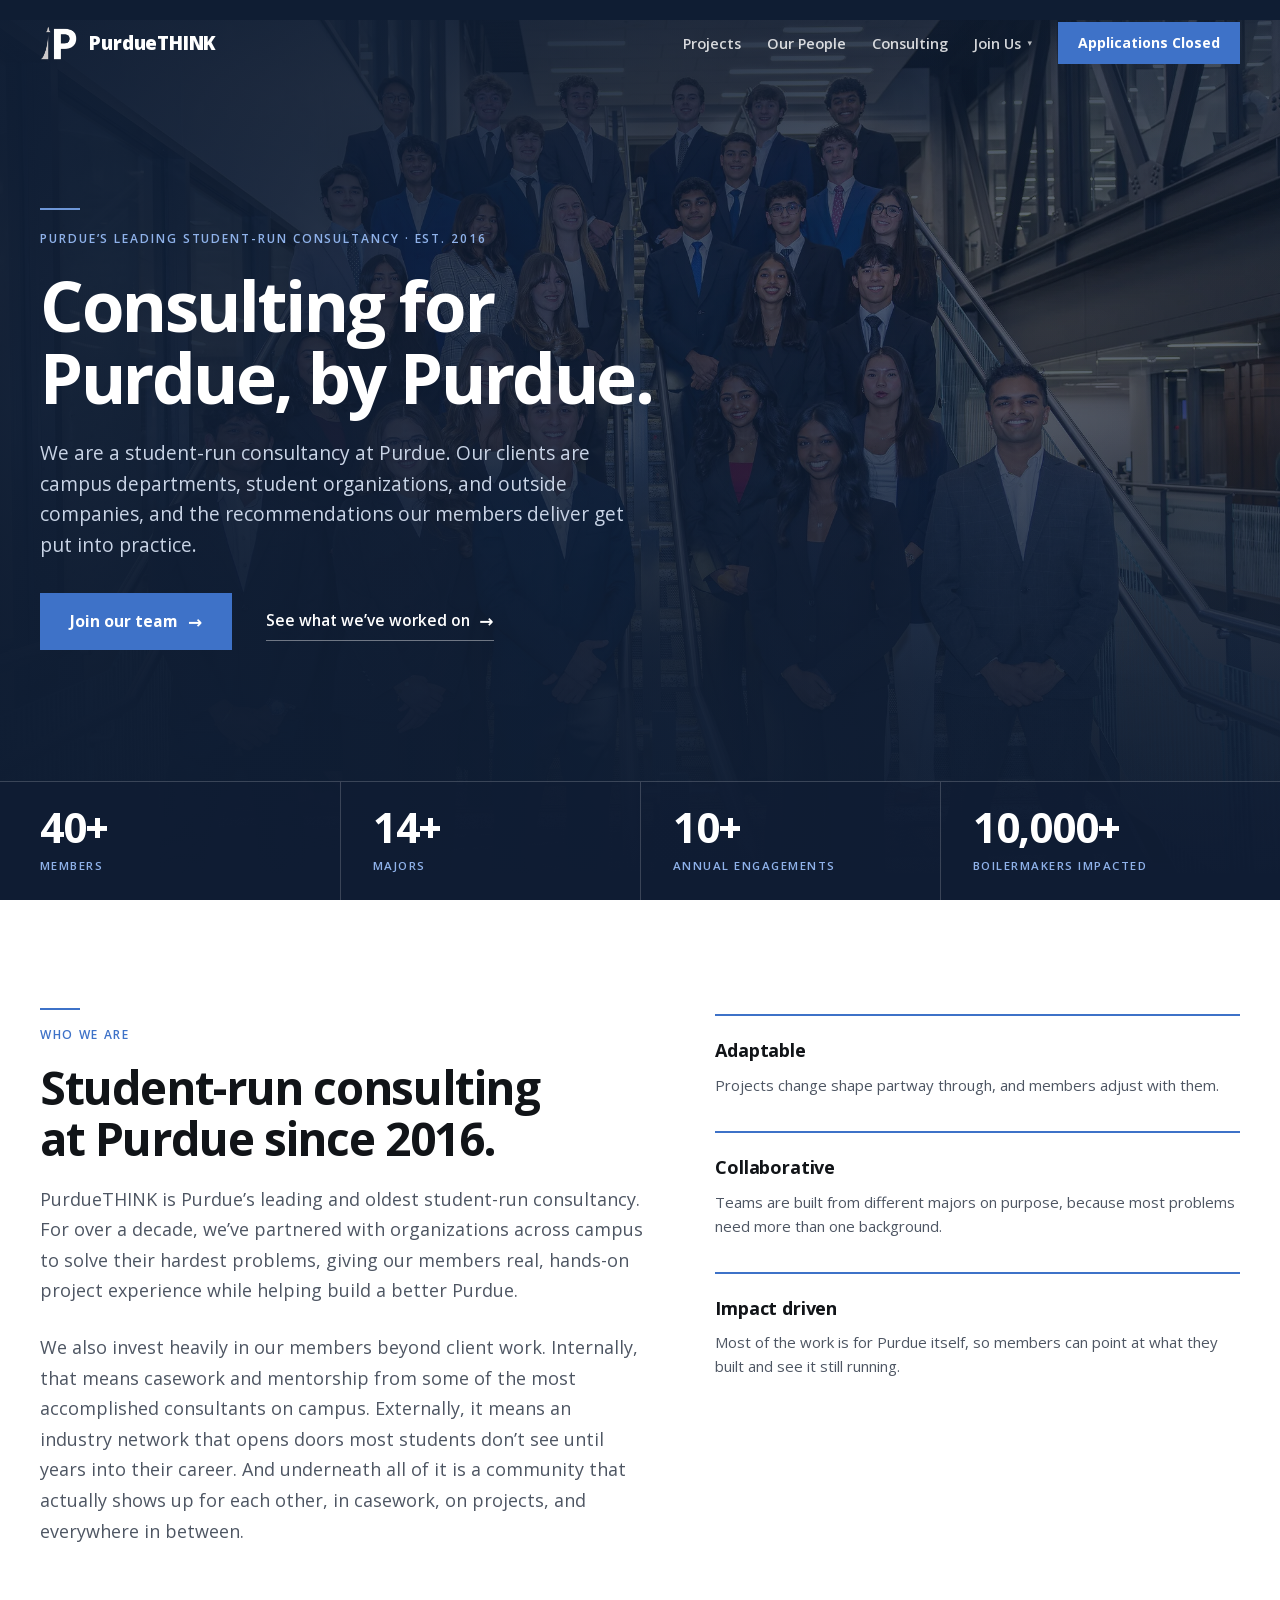
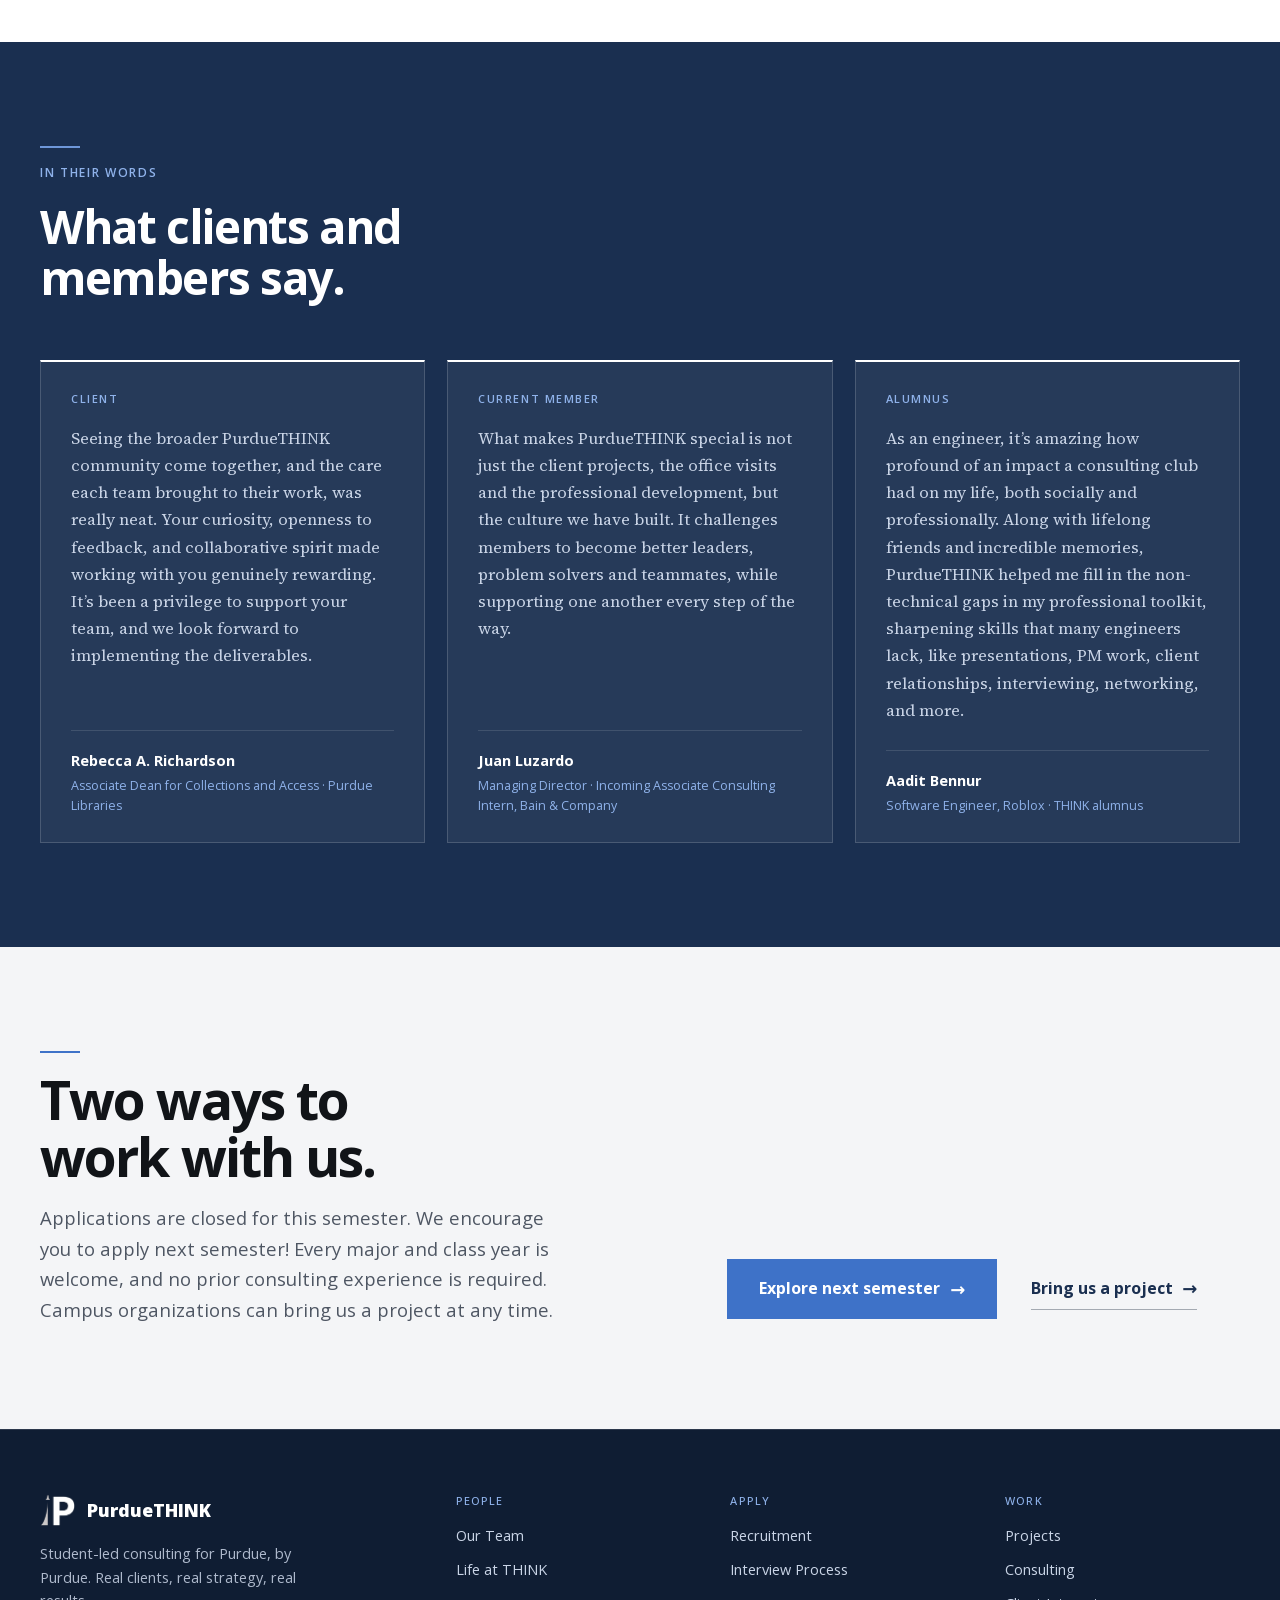
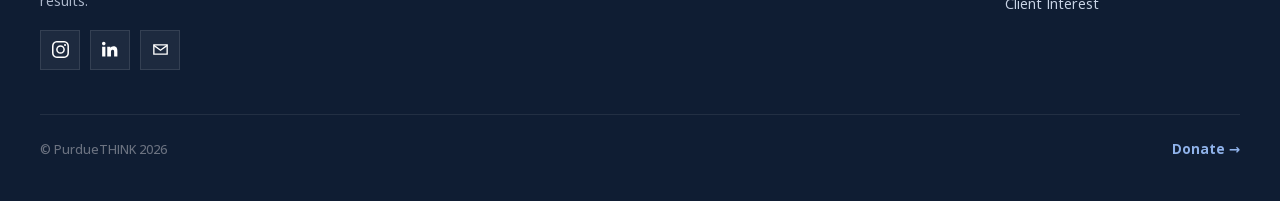
<file: index.html>
<!DOCTYPE html>
<html lang="en">
<head>
<meta charset="utf-8">
<meta name="viewport" content="width=device-width, initial-scale=1">
<title>PurdueTHINK &middot; Student-Run Consulting at Purdue University</title>
<meta name="description" content="PurdueTHINK is Purdue’s leading and oldest student-run consultancy. We take on real problems for campus departments, student organizations and companies working with Purdue students.">
<link rel="canonical" href="https://purduethink.com/">
<meta name="robots" content="index, follow">
<meta property="og:type" content="website">
<meta property="og:site_name" content="PurdueTHINK">
<meta property="og:title" content="PurdueTHINK &middot; Student-Run Consulting at Purdue University">
<meta property="og:description" content="PurdueTHINK is Purdue’s leading and oldest student-run consultancy. We take on real problems for campus departments, student organizations and companies working with Purdue students.">
<meta property="og:url" content="https://purduethink.com/">
<meta property="og:image" content="https://purduethink.com/og-image-f26.jpg">
<meta property="og:image:width" content="1200">
<meta property="og:image:height" content="630">
<meta name="twitter:card" content="summary_large_image">
<meta name="twitter:title" content="PurdueTHINK &middot; Student-Run Consulting at Purdue University">
<meta name="twitter:description" content="PurdueTHINK is Purdue’s leading and oldest student-run consultancy. We take on real problems for campus departments, student organizations and companies working with Purdue students.">
<meta name="twitter:image" content="https://purduethink.com/og-image-f26.jpg">
<meta name="theme-color" content="#0F1D33">
<link rel="icon" href="/favicon.ico" sizes="any">
<link rel="icon" type="image/png" sizes="192x192" href="/icon-192.png">
<link rel="apple-touch-icon" href="/apple-touch-icon.png">
<link rel="stylesheet" href="/css/site.css?v=14">
<script type="application/ld+json">{"@context":"https://schema.org","@type":"Organization","name":"PurdueTHINK","alternateName":"PurdueTHINK Consulting","url":"https://purduethink.com/","logo":"https://purduethink.com/icon-192.png","image":"https://purduethink.com/og-image-f26.jpg","email":"purduethink@gmail.com","foundingDate":"2016","description":"PurdueTHINK is a student-run consulting organization at Purdue University, taking on real strategy problems for campus departments, student organizations and companies working with Purdue students.","sameAs":["https://www.instagram.com/purduethink_/","https://www.linkedin.com/company/purduethink/"],"parentOrganization":{"@type":"CollegeOrUniversity","name":"Purdue University"},"address":{"@type":"PostalAddress","addressLocality":"West Lafayette","addressRegion":"IN","addressCountry":"US"}}</script>
<script type="application/ld+json">{"@context":"https://schema.org","@type":"WebSite","name":"PurdueTHINK","url":"https://purduethink.com/"}</script>
</head>
<body>
<div class="ptk" id="ptk-root" style="background: #1A2F50; overflow-x: hidden;">
<nav id="ptk-nav" data-screen-label="Nav" style="position: fixed; top: 0; left: 0; right: 0; z-index: 200; display: flex; align-items: center; justify-content: space-between; padding: 22px 40px; background: transparent; border-bottom: 1px solid transparent; transition: padding .3s ease, background .3s ease, box-shadow .3s ease, border-color .3s ease;">
    <a href="/" style="display: flex; align-items: center; gap: 12px; text-decoration: none;">
      <img data-navlogo="" src="/img/img-13.png" alt="PurdueTHINK" style="height: 34px; width: auto; transition: height .3s ease;" loading="lazy">
      <span style="color: #fff; font-weight: 800; font-size: 19px; letter-spacing: -0.01em;">Purdue<span style="font-weight: 800;">THINK</span></span>
    </a>
    <button class="ptk-navtoggle" type="button" aria-label="Menu" aria-expanded="false" aria-controls="ptk-nav"><span></span></button>
    <div style="display: flex; align-items: center; gap: 26px;">
      <a class="h01" href="/projects" style="color: rgba(255,255,255,0.82); text-decoration: none; font-size: 14.5px; font-weight: 600; white-space: nowrap;">Projects</a>
      <a class="h01" href="/our-people" style="color: rgba(255,255,255,0.82); text-decoration: none; font-size: 14.5px; font-weight: 600; white-space: nowrap;">Our People</a>
      <a class="h01" href="/about-consulting" style="color: rgba(255,255,255,0.82); text-decoration: none; font-size: 14.5px; font-weight: 600; white-space: nowrap;">Consulting</a>
      <div class="ptk-applywrap" style="position: relative; display: flex; align-items: center;">
        <a class="h01" href="/recruitment-timeline" style="color: rgba(255,255,255,0.82); text-decoration: none; font-size: 14.5px; font-weight: 600; white-space: nowrap; display: inline-flex; align-items: center; gap: 6px;">Join Us <span style="font-size: 9px; opacity: 0.85;">▾</span></a>
        <div class="ptk-applymenu" style="position: absolute; top: 100%; right: 0; left: auto; margin-top: 12px; min-width: 210px; background: #13243F; border: 1px solid rgba(255,255,255,0.1); padding: 8px; opacity: 0; visibility: hidden; transform: translateY(-6px); transition: opacity .18s ease, transform .18s ease, visibility .18s;">
          <a class="h02" href="/recruitment-timeline" style="display: block; padding: 11px 13px; color: #C9D4E6; text-decoration: none; font-size: 14px; font-weight: 600;">Recruitment</a>
          <a class="h02" href="/interview-process" style="display: block; padding: 11px 13px; color: #C9D4E6; text-decoration: none; font-size: 14px; font-weight: 600;">Interview Process</a>
        </div>
      </div>
      <a class="h03" href="/recruitment-timeline" style="display: inline-flex; align-items: center; gap: 8px; background: #3E72C8; color: #fff; text-decoration: none; font-size: 14px; font-weight: 700; padding: 10px 20px; white-space: nowrap;">Applications Closed</a>
    </div>
  </nav>

  <div id="home">
<!-- ============ HERO ============ -->
  <header id="top" data-screen-label="Hero" style="position: relative; min-height: 100vh; display: flex; flex-direction: column; justify-content: flex-end; overflow: hidden; background: #0F1D33;">
    <div style="position: absolute; inset: 0; z-index: 1;">
      <div class="slot" id="ptk-hero-team" style="position: relative; overflow: hidden; position: absolute; inset: 0; width: 100%; height: 100%; opacity: 0.62;"><img src="/img/team-photo-f26-6616.webp" alt="" loading="eager" fetchpriority="high" style="width: 100%; height: 100%; object-fit: contain; object-position: 50% 42%; display: block;"></div>
    </div>
    <div style="position: absolute; inset: 0; z-index: 2; background: linear-gradient(180deg, rgba(15,29,51,0.72) 0%, rgba(15,29,51,0.30) 30%, rgba(15,29,51,0.86) 76%, #0F1D33 100%);"></div>
    <div style="position: absolute; inset: 0; z-index: 2; background: linear-gradient(90deg, rgba(15,29,51,0.92) 0%, rgba(15,29,51,0.55) 42%, rgba(15,29,51,0.10) 82%);"></div>

    <div style="position: relative; z-index: 3; flex: 1; display: flex; align-items: center; width: 100%;">
      <div style="max-width: 1200px; margin: 0 auto; width: 100%; padding: clamp(60px, 11.6vh, 104px) 40px clamp(12px, 3.0vh, 40px);">
        <div style="width: 40px; height: 2px; background: #6E97D8; margin-bottom: clamp(12px, 2.4vh, 22px);"></div>
        <div style="font: 600 12px/1.2 var(--font-sans); letter-spacing: 0.16em; text-transform: uppercase; color: #8FB2EA; margin-bottom: clamp(13px, 2.7vh, 24px);">Purdue&rsquo;s leading student-run consultancy &middot; Est. 2016</div>
        <h1 style="margin: 0; color: #fff; font-weight: 700; font-size: clamp(40px, 5.4vw, 74px); line-height: 1.04; letter-spacing: -0.035em; max-width: 16ch; text-wrap: balance;">Consulting for Purdue, by Purdue.</h1>
        <p style="margin: clamp(13px, 2.7vh, 24px) 0 0; color: #C9D4E6; font-size: clamp(17px, 1.5vw, 20px); line-height: 1.6; max-width: 54ch; text-wrap: pretty;">We are a student-run consultancy at Purdue. Our clients are campus departments, student organizations, and outside companies, and the recommendations our members deliver get put into practice.</p>
        <div style="display: flex; align-items: center; gap: 34px; flex-wrap: wrap; margin-top: clamp(17px, 3.6vh, 32px);">
          <a class="h03" href="/recruitment-timeline" style="display: inline-flex; align-items: center; gap: 10px; background: #3E72C8; color: #fff; text-decoration: none; font-weight: 700; font-size: 15.5px; padding: 15px 30px;">Join our team <span style="font-size:17px;">&rarr;</span></a>
          <a class="h04" href="/projects" style="display: inline-flex; align-items: center; gap: 9px; color: #fff; text-decoration: none; font-weight: 600; font-size: 15.5px; padding: 6px 0; border-bottom: 1px solid rgba(255,255,255,0.4);">See what we&rsquo;ve worked on <span style="font-size:17px;">&rarr;</span></a>
        </div>
      </div>
    </div>

    <!-- stats rail -->
    <div style="position: relative; z-index: 3; width: 100%; border-top: 1px solid rgba(255,255,255,0.18); background: rgba(15,29,51,0.55);">
      <div style="max-width: 1200px; margin: 0 auto; padding: 0 40px; display: grid; grid-template-columns: repeat(4, 1fr);">
        <div style="padding: clamp(13px, 2.7vh, 24px) 0 clamp(14px, 2.9vh, 26px);">
          <div style="font: 700 clamp(30px,3.4vw,42px)/1 var(--font-sans); color: #fff; letter-spacing: -0.03em;">40+</div>
          <div style="margin-top: 10px; font: 600 11.5px/1.4 var(--font-sans); letter-spacing: 0.13em; text-transform: uppercase; color: #8FB2EA;">Members</div>
        </div>
        <div style="padding: clamp(13px, 2.7vh, 24px) 0 clamp(14px, 2.9vh, 26px) 32px; border-left: 1px solid rgba(255,255,255,0.18);">
          <div style="font: 700 clamp(30px,3.4vw,42px)/1 var(--font-sans); color: #fff; letter-spacing: -0.03em;">14+</div>
          <div style="margin-top: 10px; font: 600 11.5px/1.4 var(--font-sans); letter-spacing: 0.13em; text-transform: uppercase; color: #8FB2EA;">Majors</div>
        </div>
        <div style="padding: clamp(13px, 2.7vh, 24px) 0 clamp(14px, 2.9vh, 26px) 32px; border-left: 1px solid rgba(255,255,255,0.18);">
          <div style="font: 700 clamp(30px,3.4vw,42px)/1 var(--font-sans); color: #fff; letter-spacing: -0.03em;">10+</div>
          <div style="margin-top: 10px; font: 600 11.5px/1.4 var(--font-sans); letter-spacing: 0.13em; text-transform: uppercase; color: #8FB2EA;">Annual engagements</div>
        </div>
        <div style="padding: clamp(13px, 2.7vh, 24px) 0 clamp(14px, 2.9vh, 26px) 32px; border-left: 1px solid rgba(255,255,255,0.18);">
          <div style="font: 700 clamp(30px,3.4vw,42px)/1 var(--font-sans); color: #fff; letter-spacing: -0.03em;">10,000+</div>
          <div style="margin-top: 10px; font: 600 11.5px/1.4 var(--font-sans); letter-spacing: 0.13em; text-transform: uppercase; color: #8FB2EA;">Boilermakers impacted</div>
        </div>
      </div>
    </div>
  </header>

  <!-- ============ WHO WE ARE / VALUES ============ -->
  <section id="about" data-screen-label="About" style="background: #FFFFFF; padding: 108px 40px 96px;">
    <div style="max-width: 1200px; margin: 0 auto;">
      <div style="display: grid; grid-template-columns: 1.15fr 1fr; gap: 72px; align-items: start;">
        <div data-reveal="">
          <div style="width: 40px; height: 2px; background: #3E72C8; margin-bottom: 18px;"></div>
          <div style="font: 600 12px/1.2 var(--font-sans); letter-spacing: 0.14em; text-transform: uppercase; color: #3E72C8; margin-bottom: 20px;">Who we are</div>
          <h2 style="margin: 0 0 20px; color: #111418; font-weight: 700; font-size: clamp(30px, 3.6vw, 46px); letter-spacing: -0.03em; line-height: 1.1;">Student-run consulting at Purdue since 2016.</h2>
          <p style="margin: 0 0 26px; color: #4E5663; font-size: 18px; line-height: 1.7;">PurdueTHINK is Purdue&rsquo;s leading and oldest student-run consultancy. For over a decade, we&rsquo;ve partnered with organizations across campus to solve their hardest problems, giving our members real, hands-on project experience while helping build a better Purdue.</p>
          <p style="margin: 0; color: #4E5663; font-size: 18px; line-height: 1.7;">We also invest heavily in our members beyond client work. Internally, that means casework and mentorship from some of the most accomplished consultants on campus. Externally, it means an industry network that opens doors most students don&rsquo;t see until years into their career. And underneath all of it is a community that actually shows up for each other, in casework, on projects, and everywhere in between.</p>
          
        </div>
        <div style="display: grid; gap: 34px; padding-top: 6px;">
          <div data-reveal="" style="border-top: 2px solid #3E72C8; padding: 20px 0 0;">
            <div style="font-weight: 700; font-size: 18px; color: #111418; margin-bottom: 8px; letter-spacing: -0.01em;">Adaptable</div>
            <div style="color: #4E5663; font-size: 15px; line-height: 1.6;">Projects change shape partway through, and members adjust with them.</div>
          </div>
          <div data-reveal="" data-delay="1" style="border-top: 2px solid #3E72C8; padding: 20px 0 0;">
            <div style="font-weight: 700; font-size: 18px; color: #111418; margin-bottom: 8px; letter-spacing: -0.01em;">Collaborative</div>
            <div style="color: #4E5663; font-size: 15px; line-height: 1.6;">Teams are built from different majors on purpose, because most problems need more than one background.</div>
          </div>
          <div data-reveal="" data-delay="2" style="border-top: 2px solid #3E72C8; padding: 20px 0 0;">
            <div style="font-weight: 700; font-size: 18px; color: #111418; margin-bottom: 8px; letter-spacing: -0.01em;">Impact driven</div>
            <div style="color: #4E5663; font-size: 15px; line-height: 1.6;">Most of the work is for Purdue itself, so members can point at what they built and see it still running.</div>
          </div>
        </div>
      </div>

    </div>
  </section>

  <!-- ============ IN THEIR WORDS ============ -->
  <section id="insights" data-screen-label="Insights" style="background: #1A2F50; padding: 104px 40px;">
    <div style="max-width: 1200px; margin: 0 auto;">
      <div data-reveal="" style="max-width: 62ch; margin-bottom: 56px;">
        <div style="width: 40px; height: 2px; background: #6E97D8; margin-bottom: 18px;"></div>
        <div style="font: 600 12px/1.2 var(--font-sans); letter-spacing: 0.14em; text-transform: uppercase; color: #8FB2EA; margin-bottom: 20px;">In their words</div>
        <h2 style="margin: 0 0 16px; color: #fff; font-weight: 700; font-size: clamp(30px, 3.6vw, 46px); letter-spacing: -0.03em; max-width: 18ch;">What clients and members say.</h2>
              </div>
      <div style="display: grid; grid-template-columns: repeat(3, 1fr); gap: 22px; align-items: stretch;">
        <blockquote data-reveal="" style="margin: 0; border: 1px solid rgba(255,255,255,0.16); border-top: 2px solid #fff; padding: 30px 30px 26px; background: rgba(255,255,255,0.05); display: flex; flex-direction: column;">
          <div style="font: 600 11px/1.2 var(--font-sans); letter-spacing: 0.14em; text-transform: uppercase; color: #8FB2EA; margin-bottom: 20px;">Client</div>
          <p style="margin: 0 0 26px; color: #C9D4E6; font-family: var(--font-serif); font-size: 16.5px; line-height: 1.65;">Seeing the broader PurdueTHINK community come together, and the care each team brought to their work, was really neat. Your curiosity, openness to feedback, and collaborative spirit made working with you genuinely rewarding. It&rsquo;s been a privilege to support your team, and we look forward to implementing the deliverables.</p>
          <div style="margin-top: auto; padding-top: 18px; border-top: 1px solid rgba(255,255,255,0.12);">
            <div style="font-weight: 700; font-size: 14.5px; color: #fff;">Rebecca A. Richardson</div>
            <div style="margin-top: 4px; font-size: 12.5px; color: #8FB2EA;">Associate Dean for Collections and Access &middot; Purdue Libraries</div>
          </div>
        </blockquote>
        <blockquote data-reveal="" data-delay="1" style="margin: 0; border: 1px solid rgba(255,255,255,0.16); border-top: 2px solid #fff; padding: 30px 30px 26px; background: rgba(255,255,255,0.05); display: flex; flex-direction: column;">
          <div style="font: 600 11px/1.2 var(--font-sans); letter-spacing: 0.14em; text-transform: uppercase; color: #8FB2EA; margin-bottom: 20px;">Current member</div>
          <p style="margin: 0 0 26px; color: #C9D4E6; font-family: var(--font-serif); font-size: 16.5px; line-height: 1.65;">What makes PurdueTHINK special is not just the client projects, the office visits and the professional development, but the culture we have built. It challenges members to become better leaders, problem solvers and teammates, while supporting one another every step of the way.</p>
          <div style="margin-top: auto; padding-top: 18px; border-top: 1px solid rgba(255,255,255,0.12);">
            <div style="font-weight: 700; font-size: 14.5px; color: #fff;">Juan Luzardo</div>
            <div style="margin-top: 4px; font-size: 12.5px; color: #8FB2EA;">Managing Director &middot; Incoming Associate Consulting Intern, Bain &amp; Company</div>
          </div>
        </blockquote>
        <blockquote data-reveal="" data-delay="2" style="margin: 0; border: 1px solid rgba(255,255,255,0.16); border-top: 2px solid #fff; padding: 30px 30px 26px; background: rgba(255,255,255,0.05); display: flex; flex-direction: column;">
          <div style="font: 600 11px/1.2 var(--font-sans); letter-spacing: 0.14em; text-transform: uppercase; color: #8FB2EA; margin-bottom: 20px;">Alumnus</div>
          <p style="margin: 0 0 26px; color: #C9D4E6; font-family: var(--font-serif); font-size: 16.5px; line-height: 1.65;">As an engineer, it&rsquo;s amazing how profound of an impact a consulting club had on my life, both socially and professionally. Along with lifelong friends and incredible memories, PurdueTHINK helped me fill in the non-technical gaps in my professional toolkit, sharpening skills that many engineers lack, like presentations, PM work, client relationships, interviewing, networking, and more.</p>
          <div style="margin-top: auto; padding-top: 18px; border-top: 1px solid rgba(255,255,255,0.12);">
            <div style="font-weight: 700; font-size: 14.5px; color: #fff;">Aadit Bennur</div>
            <div style="margin-top: 4px; font-size: 12.5px; color: #8FB2EA;">Software Engineer, Roblox &middot; THINK alumnus</div>
          </div>
        </blockquote>
      </div>

    </div>
  </section>

  <!-- ============ JOIN / CTA ============ -->
  <section id="join" data-screen-label="Join" style="background: #F4F5F7; padding: 104px 40px;">
    <div style="max-width: 1200px; margin: 0 auto; display: grid; grid-template-columns: 1.2fr 1fr; gap: 72px; align-items: end;">
      <div data-reveal="">
        <div style="width: 40px; height: 2px; background: #3E72C8; margin-bottom: 18px;"></div>
        <h2 style="margin: 0 0 18px; color: #111418; font-weight: 700; font-size: clamp(32px, 4.2vw, 54px); letter-spacing: -0.035em; max-width: 16ch; line-height: 1.06;">Two ways to work with us.</h2>
        <p style="margin: 0; color: #4E5663; font-size: 18.5px; line-height: 1.65; max-width: 48ch;">Applications are closed for this semester. We encourage you to apply next semester! Every major and class year is welcome, and no prior consulting experience is required. Campus organizations can bring us a project at any time.</p>
      </div>
      <div data-reveal="" data-delay="1" style="display: flex; align-items: center; gap: 34px; flex-wrap: wrap; padding-bottom: 6px;">
        <a class="h03" href="/recruitment-timeline" style="display: inline-flex; align-items: center; gap: 10px; background: #3E72C8; color: #fff; text-decoration: none; font-weight: 700; font-size: 16px; padding: 16px 32px;">Explore next semester <span style="font-size:18px;">&rarr;</span></a>
        <a class="h05" href="mailto:purduethink@gmail.com?subject=Project%20inquiry" style="display: inline-flex; align-items: center; gap: 9px; color: #1A2F50; text-decoration: none; font-weight: 700; font-size: 16px; padding: 6px 0; border-bottom: 1px solid rgba(15,29,51,0.35);">Bring us a project <span style="font-size:18px;">&rarr;</span></a>
      </div>
    </div>
  </section>
  </div>

<footer data-screen-label="Footer" style="background: #0F1D33; border-top: 1px solid rgba(255,255,255,0.12); padding: 64px 40px 40px;">
    <div style="max-width: 1200px; margin: 0 auto;">
      <div style="display: grid; grid-template-columns: 1.6fr 1fr 1fr 1fr; gap: 40px; padding-bottom: 44px; border-bottom: 1px solid rgba(255,255,255,0.08);">
        <div>
          <div style="display: flex; align-items: center; gap: 12px; margin-bottom: 16px;">
            <img src="/img/img-13.png" alt="" style="height: 32px;" loading="lazy">
            <span style="color: #fff; font-weight: 800; font-size: 18px;">PurdueTHINK</span>
          </div>
          <p style="margin: 0 0 18px; color: #AEB9CC; font-size: 14.5px; line-height: 1.6; max-width: 36ch;">Student-led consulting for Purdue, by Purdue. Real clients, real strategy, real results.</p>
          <div style="display: flex; gap: 10px;">
            <a class="h09" href="https://www.instagram.com/purduethink_/" target="_blank" rel="noopener" aria-label="Instagram" style="width: 38px; height: 38px; background: rgba(255,255,255,0.06); border: 1px solid rgba(255,255,255,0.1); display: flex; align-items: center; justify-content: center; color: #fff; text-decoration: none;"><svg width="17" height="17" viewBox="0 0 24 24" fill="currentColor" aria-hidden="true"><path d="M12 2.16c3.2 0 3.58.01 4.85.07 1.17.05 1.8.25 2.23.41.56.22.96.48 1.38.9.42.42.68.82.9 1.38.16.42.36 1.06.41 2.23.06 1.27.07 1.65.07 4.85s-.01 3.58-.07 4.85c-.05 1.17-.25 1.8-.41 2.23-.22.56-.48.96-.9 1.38-.42.42-.82.68-1.38.9-.42.16-1.06.36-2.23.41-1.27.06-1.65.07-4.85.07s-3.58-.01-4.85-.07c-1.17-.05-1.8-.25-2.23-.41-.56-.22-.96-.48-1.38-.9-.42-.42-.68-.82-.9-1.38-.16-.42-.36-1.06-.41-2.23-.06-1.27-.07-1.65-.07-4.85s.01-3.58.07-4.85c.05-1.17.25-1.8.41-2.23.22-.56.48-.96.9-1.38.42-.42.82-.68 1.38-.9.42-.16 1.06-.36 2.23-.41 1.27-.06 1.65-.07 4.85-.07M12 0C8.74 0 8.33.01 7.05.07 5.78.13 4.9.33 4.14.63c-.79.3-1.46.72-2.12 1.39C1.35 2.68.93 3.35.63 4.14.33 4.9.13 5.78.07 7.05.01 8.33 0 8.74 0 12s.01 3.67.07 4.95c.06 1.27.26 2.15.56 2.91.3.79.72 1.46 1.39 2.12.66.66 1.33 1.08 2.12 1.39.76.3 1.64.5 2.91.56C8.33 23.99 8.74 24 12 24s3.67-.01 4.95-.07c1.27-.06 2.15-.26 2.91-.56.79-.3 1.46-.72 2.12-1.39.66-.66 1.08-1.33 1.39-2.12.3-.76.5-1.64.56-2.91.06-1.28.07-1.69.07-4.95s-.01-3.67-.07-4.95c-.06-1.27-.26-2.15-.56-2.91-.3-.79-.72-1.46-1.39-2.12-.66-.66-1.33-1.08-2.12-1.39-.76-.3-1.64-.5-2.91-.56C15.67.01 15.26 0 12 0z"></path><path d="M12 5.84A6.16 6.16 0 1 0 18.16 12 6.16 6.16 0 0 0 12 5.84zM12 16a4 4 0 1 1 4-4 4 4 0 0 1-4 4z"></path><path d="M18.41 4.15a1.44 1.44 0 1 0 1.44 1.44 1.44 1.44 0 0 0-1.44-1.44z"></path></svg></a>
            <a class="h09" href="https://www.linkedin.com/company/purduethink/" target="_blank" rel="noopener" aria-label="LinkedIn" style="width: 38px; height: 38px; background: rgba(255,255,255,0.06); border: 1px solid rgba(255,255,255,0.1); display: flex; align-items: center; justify-content: center; color: #fff; text-decoration: none;"><svg width="17" height="17" viewBox="0 0 24 24" fill="currentColor" aria-hidden="true"><path d="M4.98 3.5C4.98 4.88 3.87 6 2.49 6 1.12 6 0 4.88 0 3.5 0 2.12 1.12 1 2.5 1 3.87 1 4.98 2.12 4.98 3.5zM.2 8h4.6v14H.2V8zm7.2 0h4.41v1.92h.06c.61-1.16 2.11-2.38 4.34-2.38 4.64 0 5.5 3.05 5.5 7.02V22h-4.6v-6.2c0-1.48-.03-3.38-2.06-3.38-2.06 0-2.38 1.61-2.38 3.27V22H7.4V8z"></path></svg></a>
            <a class="h09" href="mailto:purduethink@gmail.com" aria-label="Email" style="width: 38px; height: 38px; background: rgba(255,255,255,0.06); border: 1px solid rgba(255,255,255,0.1); display: flex; align-items: center; justify-content: center; color: #fff; text-decoration: none;"><svg width="17" height="17" viewBox="0 0 24 24" fill="none" stroke="currentColor" stroke-width="1.9" aria-hidden="true"><path d="M2.6 5.4h18.8v13.2H2.6z"></path><path d="M2.6 6.2 12 13l9.4-6.8"></path></svg></a>
          </div>
        </div>
        <div>
          <div style="font: 500 11px/1.2 var(--font-sans); letter-spacing: 0.1em; text-transform: uppercase; color: #8FB2EA; margin-bottom: 16px;">People</div>
          <a class="h01" href="/our-people" style="display: block; color: #C9D4E6; text-decoration: none; font-size: 14.5px; margin-bottom: 11px;">Our Team</a>
          <a class="h01" href="/our-people" data-target="life" style="display: block; color: #C9D4E6; text-decoration: none; font-size: 14.5px; margin-bottom: 11px;">Life at THINK</a>
        </div>
        <div>
          <div style="font: 500 11px/1.2 var(--font-sans); letter-spacing: 0.1em; text-transform: uppercase; color: #8FB2EA; margin-bottom: 16px;">Apply</div>
          <a class="h01" href="/recruitment-timeline" style="display: block; color: #C9D4E6; text-decoration: none; font-size: 14.5px; margin-bottom: 11px;">Recruitment</a>
          <a class="h01" href="/interview-process" style="display: block; color: #C9D4E6; text-decoration: none; font-size: 14.5px; margin-bottom: 11px;">Interview Process</a>
        </div>
        <div>
          <div style="font: 500 11px/1.2 var(--font-sans); letter-spacing: 0.1em; text-transform: uppercase; color: #8FB2EA; margin-bottom: 16px;">Work</div>
          <a class="h01" href="/projects" style="display: block; color: #C9D4E6; text-decoration: none; font-size: 14.5px; margin-bottom: 11px;">Projects</a>
          <a class="h01" href="/about-consulting" style="display: block; color: #C9D4E6; text-decoration: none; font-size: 14.5px; margin-bottom: 11px;">Consulting</a>
          <a class="h01" href="mailto:purduethink@gmail.com?subject=Project%20inquiry" style="display: block; color: #C9D4E6; text-decoration: none; font-size: 14.5px; margin-bottom: 11px;">Client Interest</a>
        </div>
      </div>
      <div style="display: flex; align-items: center; justify-content: space-between; padding-top: 24px; flex-wrap: wrap; gap: 12px;">
        <span style="color: #6B7280; font: 500 12.5px/1.4 var(--font-sans);">© PurdueTHINK 2026</span>
        <a class="h01" href="https://giving.purdue.edu/cart?dids=SO3476&amp;appealcode=17898" style="color: #8FB2EA; text-decoration: none; font-weight: 700; font-size: 13.5px;">Donate →</a>
      </div>
    </div>
  </footer>
</div>

<script src="/js/app.js?v=6"></script>
</body>
</html>
</file>
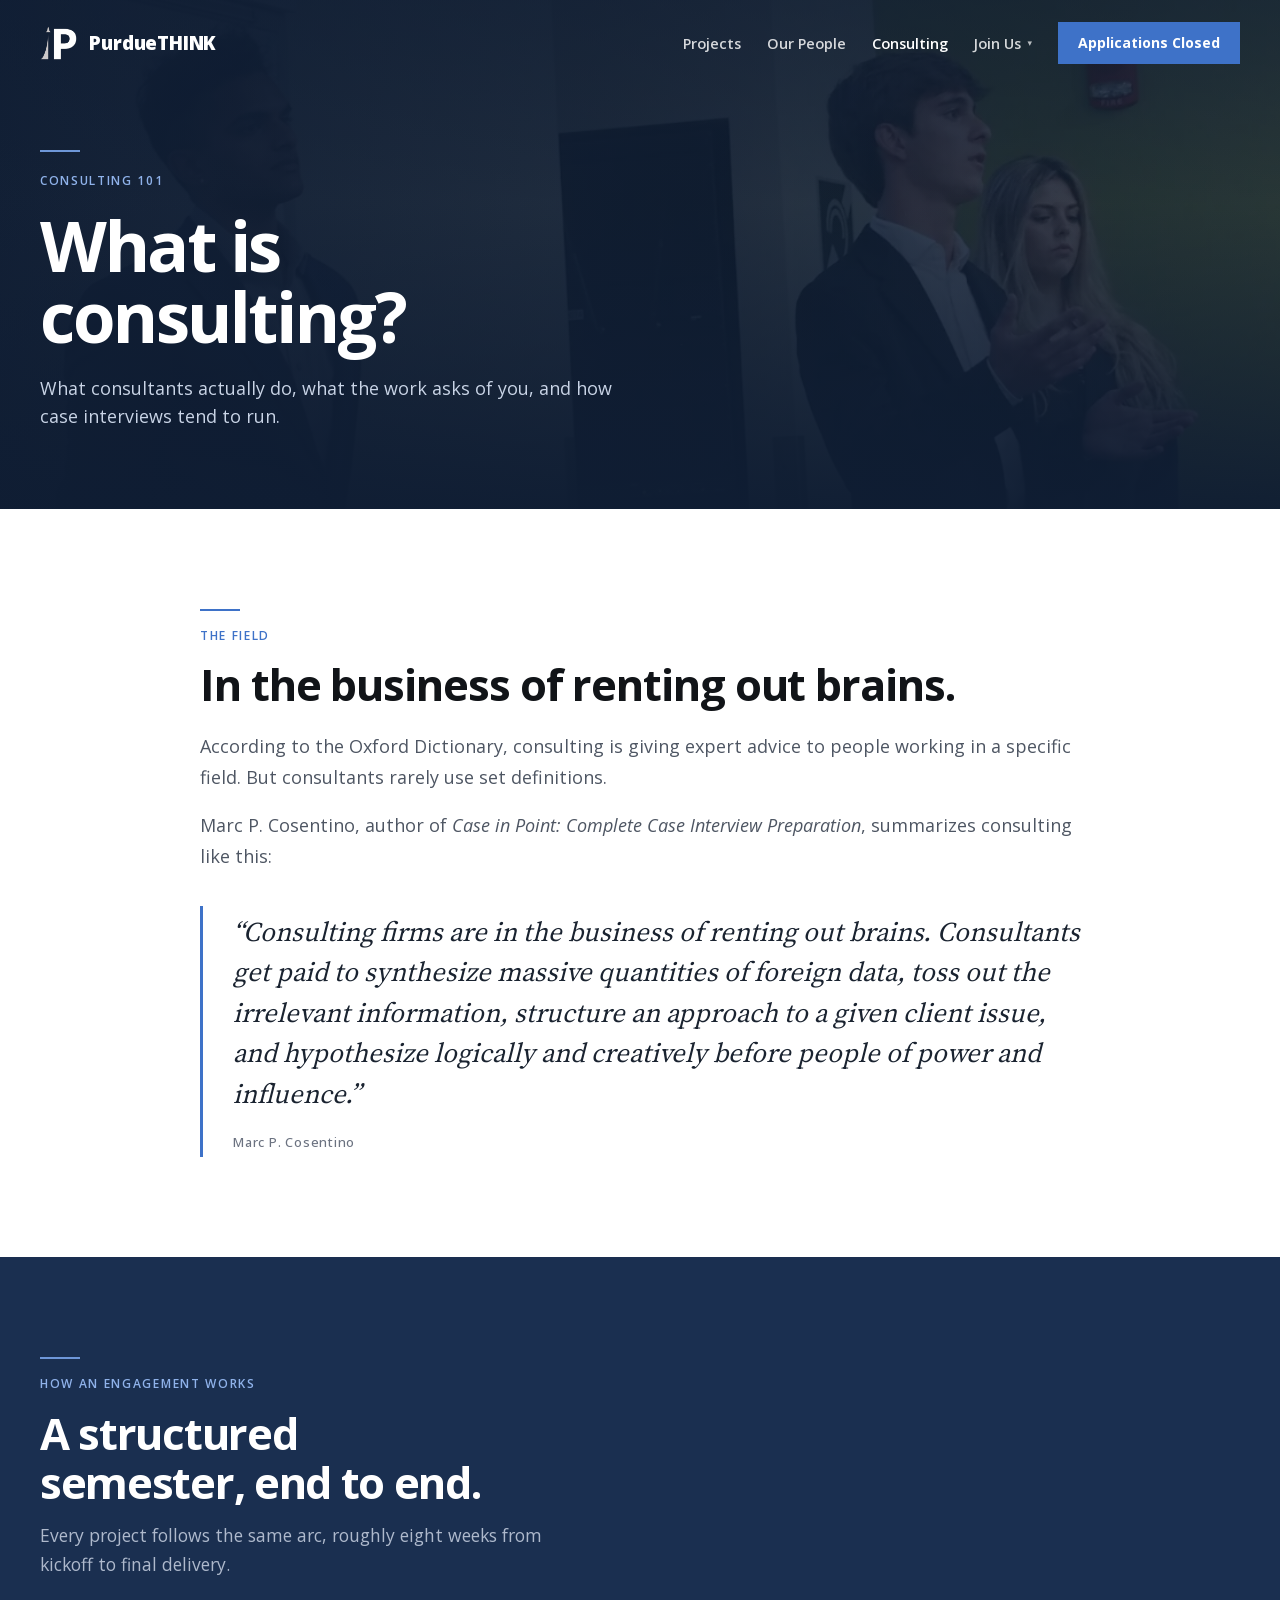
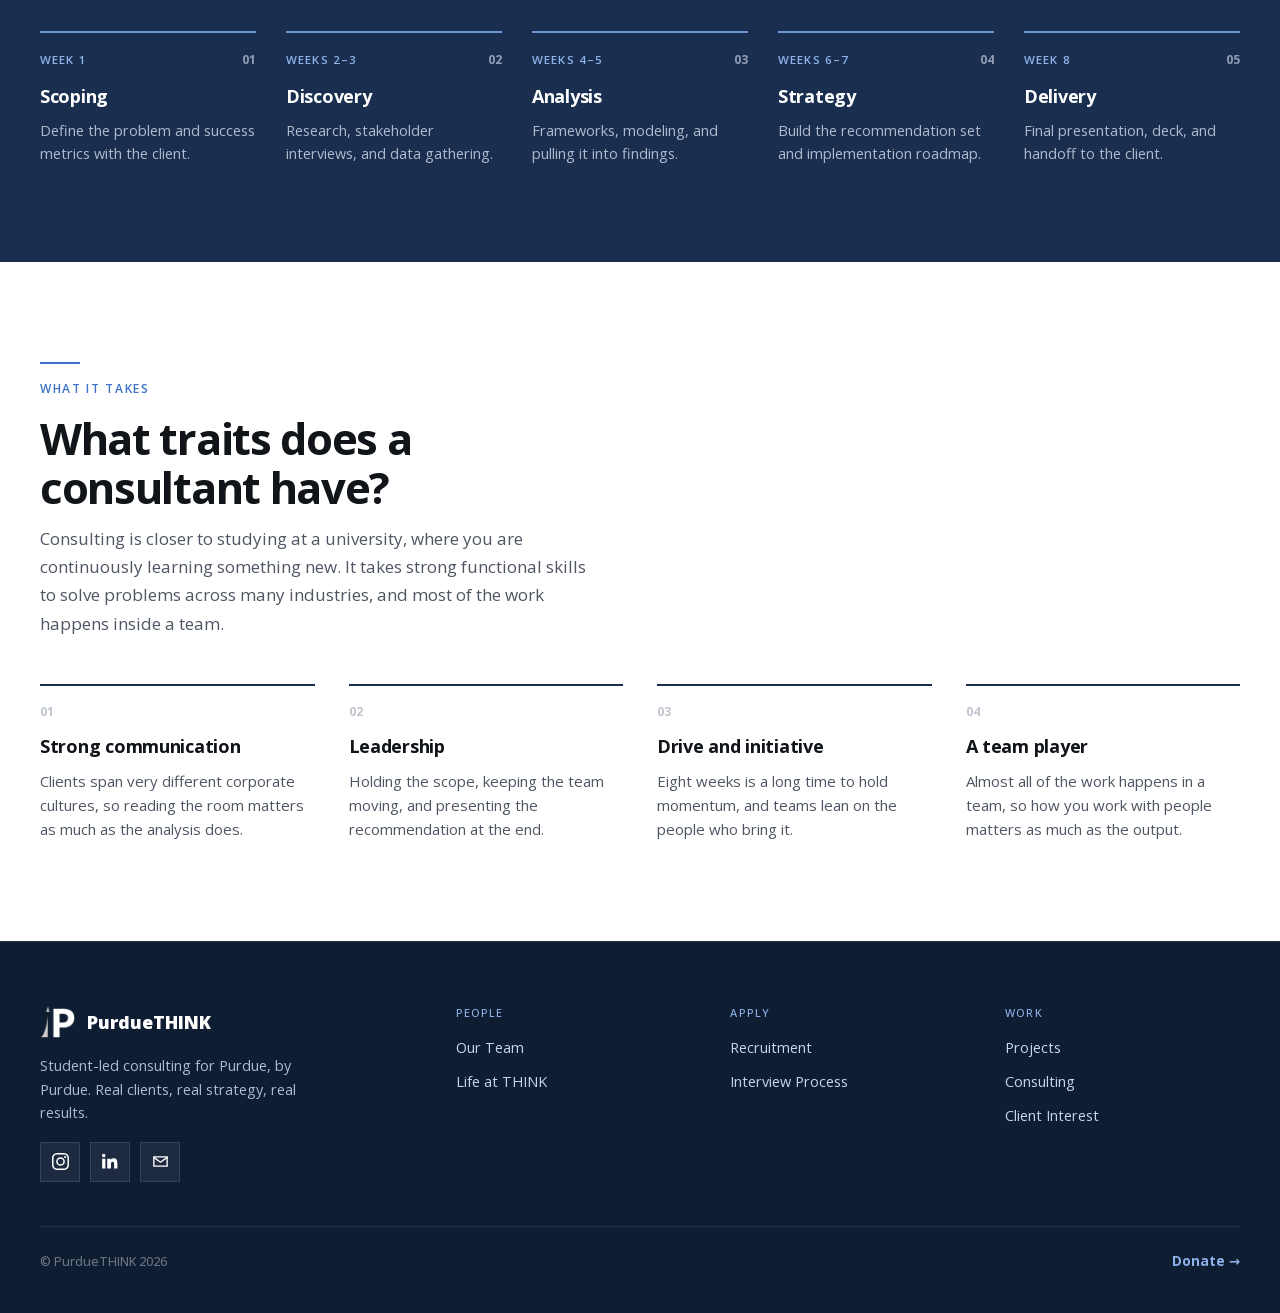
<file: about-consulting/index.html>
<!DOCTYPE html>
<html lang="en">
<head>
<meta charset="utf-8">
<meta name="viewport" content="width=device-width, initial-scale=1">
<title>What is Consulting? &middot; PurdueTHINK</title>
<meta name="description" content="What consultants actually do, how a PurdueTHINK engagement runs from scoping to delivery, and the traits the work asks for.">
<link rel="canonical" href="https://purduethink.com/about-consulting">
<meta name="robots" content="index, follow">
<meta property="og:type" content="website">
<meta property="og:site_name" content="PurdueTHINK">
<meta property="og:title" content="What is Consulting? &middot; PurdueTHINK">
<meta property="og:description" content="What consultants actually do, how a PurdueTHINK engagement runs from scoping to delivery, and the traits the work asks for.">
<meta property="og:url" content="https://purduethink.com/about-consulting">
<meta property="og:image" content="https://purduethink.com/og-image-f26.jpg">
<meta property="og:image:width" content="1200">
<meta property="og:image:height" content="630">
<meta name="twitter:card" content="summary_large_image">
<meta name="twitter:title" content="What is Consulting? &middot; PurdueTHINK">
<meta name="twitter:description" content="What consultants actually do, how a PurdueTHINK engagement runs from scoping to delivery, and the traits the work asks for.">
<meta name="twitter:image" content="https://purduethink.com/og-image-f26.jpg">
<meta name="theme-color" content="#0F1D33">
<link rel="icon" href="/favicon.ico" sizes="any">
<link rel="icon" type="image/png" sizes="192x192" href="/icon-192.png">
<link rel="apple-touch-icon" href="/apple-touch-icon.png">
<link rel="stylesheet" href="/css/site.css?v=14">
<script type="application/ld+json">{"@context":"https://schema.org","@type":"BreadcrumbList","itemListElement":[{"@type":"ListItem","position":1,"name":"Home","item":"https://purduethink.com/"},{"@type":"ListItem","position":2,"name":"What is Consulting","item":"https://purduethink.com/about-consulting"}]}</script>
</head>
<body>
<div class="ptk" id="ptk-root" style="background: #1A2F50; overflow-x: hidden;">
<nav id="ptk-nav" data-screen-label="Nav" style="position: fixed; top: 0; left: 0; right: 0; z-index: 200; display: flex; align-items: center; justify-content: space-between; padding: 22px 40px; background: transparent; border-bottom: 1px solid transparent; transition: padding .3s ease, background .3s ease, box-shadow .3s ease, border-color .3s ease;">
    <a href="/" style="display: flex; align-items: center; gap: 12px; text-decoration: none;">
      <img data-navlogo="" src="/img/img-13.png" alt="PurdueTHINK" style="height: 34px; width: auto; transition: height .3s ease;" loading="lazy">
      <span style="color: #fff; font-weight: 800; font-size: 19px; letter-spacing: -0.01em;">Purdue<span style="font-weight: 800;">THINK</span></span>
    </a>
    <button class="ptk-navtoggle" type="button" aria-label="Menu" aria-expanded="false" aria-controls="ptk-nav"><span></span></button>
    <div style="display: flex; align-items: center; gap: 26px;">
      <a class="h01" href="/projects" style="color: rgba(255,255,255,0.82); text-decoration: none; font-size: 14.5px; font-weight: 600; white-space: nowrap;">Projects</a>
      <a class="h01" href="/our-people" style="color: rgba(255,255,255,0.82); text-decoration: none; font-size: 14.5px; font-weight: 600; white-space: nowrap;">Our People</a>
      <a class="h01" href="/about-consulting" aria-current="page" style="color: #fff; text-decoration: none; font-size: 14.5px; font-weight: 600; white-space: nowrap;">Consulting</a>
      <div class="ptk-applywrap" style="position: relative; display: flex; align-items: center;">
        <a class="h01" href="/recruitment-timeline" style="color: rgba(255,255,255,0.82); text-decoration: none; font-size: 14.5px; font-weight: 600; white-space: nowrap; display: inline-flex; align-items: center; gap: 6px;">Join Us <span style="font-size: 9px; opacity: 0.85;">▾</span></a>
        <div class="ptk-applymenu" style="position: absolute; top: 100%; right: 0; left: auto; margin-top: 12px; min-width: 210px; background: #13243F; border: 1px solid rgba(255,255,255,0.1); padding: 8px; opacity: 0; visibility: hidden; transform: translateY(-6px); transition: opacity .18s ease, transform .18s ease, visibility .18s;">
          <a class="h02" href="/recruitment-timeline" style="display: block; padding: 11px 13px; color: #C9D4E6; text-decoration: none; font-size: 14px; font-weight: 600;">Recruitment</a>
          <a class="h02" href="/interview-process" style="display: block; padding: 11px 13px; color: #C9D4E6; text-decoration: none; font-size: 14px; font-weight: 600;">Interview Process</a>
        </div>
      </div>
      <a class="h03" href="/recruitment-timeline" style="display: inline-flex; align-items: center; gap: 8px; background: #3E72C8; color: #fff; text-decoration: none; font-size: 14px; font-weight: 700; padding: 10px 20px; white-space: nowrap;">Applications Closed</a>
    </div>
  </nav>

  <main id="consulting">
<!-- hero -->
    <section data-screen-label="Consulting Hero" style="position: relative; background: #0F1D33; padding: 150px 40px 78px; overflow: hidden;">
      <img src="/img/hero-consulting.webp" alt="" aria-hidden="true" style="position: absolute; inset: 0; width: 100%; height: 100%; object-fit: cover; object-position: 62% 30%; opacity: 0.34;">
      <div style="position: absolute; inset: 0; background: linear-gradient(90deg, rgba(15,29,51,0.95) 0%, rgba(15,29,51,0.72) 46%, rgba(15,29,51,0.28) 100%);"></div>
      <div style="position: absolute; inset: 0; background: linear-gradient(180deg, rgba(15,29,51,0.52) 0%, rgba(15,29,51,0.10) 40%, rgba(15,29,51,0.92) 100%);"></div>
      <div style="position: relative; max-width: 1200px; margin: 0 auto;">
        <div style="width: 40px; height: 2px; background: #6E97D8; margin-bottom: 22px;"></div>
        <div style="font: 600 12px/1.2 var(--font-sans); letter-spacing: 0.14em; text-transform: uppercase; color: #8FB2EA; margin-bottom: 22px;">Consulting 101</div>
        <h1 style="margin: 0; color: #fff; font-weight: 700; font-size: clamp(40px, 5.4vw, 76px); line-height: 1.02; letter-spacing: -0.035em; max-width: 15ch; text-wrap: balance;">What is consulting?</h1>
        <p style="margin: 24px 0 0; color: #C9D4E6; font-size: clamp(16px, 1.4vw, 20px); line-height: 1.55; max-width: 58ch; text-wrap: pretty;">What consultants actually do, what the work asks of you, and how case interviews tend to run.</p>
      </div>
    </section>

    <!-- what is consulting + pull quote -->
    <section data-screen-label="What is Consulting" style="background: #FFFFFF; padding: 100px 40px;">
      <div style="max-width: 880px; margin: 0 auto;">
        <div style="width: 40px; height: 2px; background: #3E72C8; margin-bottom: 18px;"></div>
            <div style="font: 600 12px/1.2 var(--font-sans); letter-spacing: 0.14em; text-transform: uppercase; color: #3E72C8; margin-bottom: 18px;">The Field</div>
        <h2 style="margin: 0 0 22px; color: #111418; font-weight: 700; font-size: clamp(28px, 3.4vw, 44px); letter-spacing: -0.025em; line-height: 1.1;">In the business of renting out brains.</h2>
        <p style="margin: 0 0 18px; color: #4E5663; font-size: 18px; line-height: 1.7;">According to the Oxford Dictionary, consulting is giving expert advice to people working in a specific field. But consultants rarely use set definitions.</p>
        <p style="margin: 0 0 34px; color: #4E5663; font-size: 18px; line-height: 1.7;">Marc P. Cosentino, author of <em>Case in Point: Complete Case Interview Preparation</em>, summarizes consulting like this:</p>
        <figure style="margin: 0; border-left: 3px solid #3E72C8; padding: 6px 0 6px 30px;">
          <blockquote style="margin: 0; color: #1A2330; font-family: var(--font-serif); font-size: clamp(20px, 2.3vw, 27px); line-height: 1.5; font-style: italic;">“Consulting firms are in the business of renting out brains. Consultants get paid to synthesize massive quantities of foreign data, toss out the irrelevant information, structure an approach to a given client issue, and hypothesize logically and creatively before people of power and influence.”</blockquote>
          <figcaption style="margin-top: 20px; font: 500 13px/1.3 var(--font-sans); letter-spacing: 0.06em; color: #6B7280;">Marc P. Cosentino</figcaption>
        </figure>
      </div>
    </section>

    <!-- ============ PROCESS / TIMELINE ============ -->
    <section id="process" data-screen-label="Process" style="background: #1A2F50; padding: 100px 40px 96px;">
      <div style="max-width: 1200px; margin: 0 auto;">
        <div data-reveal="" style="max-width: 58ch; margin-bottom: 52px;">
          <div style="width: 40px; height: 2px; background: #6E97D8; margin-bottom: 18px;"></div>
          <div style="font: 600 12px/1.2 var(--font-sans); letter-spacing: 0.14em; text-transform: uppercase; color: #8FB2EA; margin-bottom: 18px;">How an engagement works</div>
          <h2 style="margin: 0 0 14px; color: #fff; font-weight: 700; font-size: clamp(28px, 3.4vw, 44px); letter-spacing: -0.03em; max-width: 20ch;">A structured semester, end to end.</h2>
          <p style="margin: 0; color: #AEB9CC; font-size: 17.5px; line-height: 1.65;">Every project follows the same arc, roughly eight weeks from kickoff to final delivery.</p>
        </div>
        <div style="display: grid; grid-template-columns: repeat(5, 1fr); gap: 30px;">
          <div data-reveal="" style="border-top: 2px solid #6E97D8; padding: 20px 0 0;">
            <div style="display: flex; align-items: baseline; justify-content: space-between; gap: 10px; margin-bottom: 16px;">
              <span style="font: 600 11.5px/1.2 var(--font-sans); letter-spacing: 0.1em; text-transform: uppercase; color: #8FB2EA;">Week 1</span>
              <span style="font: 700 12px/1 var(--font-sans); color: #909DB5;">01</span>
            </div>
            <div style="font-weight: 700; font-size: 18px; color: #fff; margin-bottom: 8px; letter-spacing: -0.015em;">Scoping</div>
            <div style="color: #AEB9CC; font-size: 14.5px; line-height: 1.6;">Define the problem and success metrics with the client.</div>
          </div>
          <div data-reveal="" data-delay="1" style="border-top: 2px solid #6E97D8; padding: 20px 0 0;">
            <div style="display: flex; align-items: baseline; justify-content: space-between; gap: 10px; margin-bottom: 16px;">
              <span style="font: 600 11.5px/1.2 var(--font-sans); letter-spacing: 0.1em; text-transform: uppercase; color: #8FB2EA;">Weeks 2&ndash;3</span>
              <span style="font: 700 12px/1 var(--font-sans); color: #909DB5;">02</span>
            </div>
            <div style="font-weight: 700; font-size: 18px; color: #fff; margin-bottom: 8px; letter-spacing: -0.015em;">Discovery</div>
            <div style="color: #AEB9CC; font-size: 14.5px; line-height: 1.6;">Research, stakeholder interviews, and data gathering.</div>
          </div>
          <div data-reveal="" data-delay="2" style="border-top: 2px solid #6E97D8; padding: 20px 0 0;">
            <div style="display: flex; align-items: baseline; justify-content: space-between; gap: 10px; margin-bottom: 16px;">
              <span style="font: 600 11.5px/1.2 var(--font-sans); letter-spacing: 0.1em; text-transform: uppercase; color: #8FB2EA;">Weeks 4&ndash;5</span>
              <span style="font: 700 12px/1 var(--font-sans); color: #909DB5;">03</span>
            </div>
            <div style="font-weight: 700; font-size: 18px; color: #fff; margin-bottom: 8px; letter-spacing: -0.015em;">Analysis</div>
            <div style="color: #AEB9CC; font-size: 14.5px; line-height: 1.6;">Frameworks, modeling, and pulling it into findings.</div>
          </div>
          <div data-reveal="" data-delay="3" style="border-top: 2px solid #6E97D8; padding: 20px 0 0;">
            <div style="display: flex; align-items: baseline; justify-content: space-between; gap: 10px; margin-bottom: 16px;">
              <span style="font: 600 11.5px/1.2 var(--font-sans); letter-spacing: 0.1em; text-transform: uppercase; color: #8FB2EA;">Weeks 6&ndash;7</span>
              <span style="font: 700 12px/1 var(--font-sans); color: #909DB5;">04</span>
            </div>
            <div style="font-weight: 700; font-size: 18px; color: #fff; margin-bottom: 8px; letter-spacing: -0.015em;">Strategy</div>
            <div style="color: #AEB9CC; font-size: 14.5px; line-height: 1.6;">Build the recommendation set and implementation roadmap.</div>
          </div>
          <div data-reveal="" data-delay="4" style="border-top: 2px solid #6E97D8; padding: 20px 0 0;">
            <div style="display: flex; align-items: baseline; justify-content: space-between; gap: 10px; margin-bottom: 16px;">
              <span style="font: 600 11.5px/1.2 var(--font-sans); letter-spacing: 0.1em; text-transform: uppercase; color: #8FB2EA;">Week 8</span>
              <span style="font: 700 12px/1 var(--font-sans); color: #909DB5;">05</span>
            </div>
            <div style="font-weight: 700; font-size: 18px; color: #fff; margin-bottom: 8px; letter-spacing: -0.015em;">Delivery</div>
            <div style="color: #AEB9CC; font-size: 14.5px; line-height: 1.6;">Final presentation, deck, and handoff to the client.</div>
          </div>
        </div>
      </div>
    </section>

    <!-- traits -->
        <section data-screen-label="Consultant Traits" style="background: #FFFFFF; padding: 100px 40px;">
      <div style="max-width: 1200px; margin: 0 auto;">
        <div data-reveal="" style="max-width: 62ch; margin-bottom: 46px;">
          <div style="width: 40px; height: 2px; background: #3E72C8; margin-bottom: 18px;"></div>
          <div style="font: 600 12px/1.2 var(--font-sans); letter-spacing: 0.14em; text-transform: uppercase; color: #3E72C8; margin-bottom: 18px;">What it takes</div>
          <h2 style="margin: 0 0 14px; color: #111418; font-weight: 700; font-size: clamp(28px, 3.4vw, 44px); letter-spacing: -0.03em; max-width: 20ch;">What traits does a consultant have?</h2>
          <p style="margin: 0; color: #4E5663; font-size: 17px; line-height: 1.65;">Consulting is closer to studying at a university, where you are continuously learning something new. It takes strong functional skills to solve problems across many industries, and most of the work happens inside a team.</p>
        </div>
        <div style="display: grid; grid-template-columns: repeat(auto-fit, minmax(240px, 1fr)); gap: 34px;">
          <div data-reveal="" style="border-top: 2px solid #1A2F50; padding: 20px 0 0;">
            <div style="font: 700 12px/1 var(--font-sans); color: #BFC5CE; margin-bottom: 14px;">01</div>
            <div style="font-weight: 700; font-size: 18px; color: #111418; margin-bottom: 9px; letter-spacing: -0.015em;">Strong communication</div>
            <div style="color: #4E5663; font-size: 15px; line-height: 1.6;">Clients span very different corporate cultures, so reading the room matters as much as the analysis does.</div>
          </div>
          <div data-reveal="" style="border-top: 2px solid #1A2F50; padding: 20px 0 0;">
            <div style="font: 700 12px/1 var(--font-sans); color: #BFC5CE; margin-bottom: 14px;">02</div>
            <div style="font-weight: 700; font-size: 18px; color: #111418; margin-bottom: 9px; letter-spacing: -0.015em;">Leadership</div>
            <div style="color: #4E5663; font-size: 15px; line-height: 1.6;">Holding the scope, keeping the team moving, and presenting the recommendation at the end.</div>
          </div>
          <div data-reveal="" style="border-top: 2px solid #1A2F50; padding: 20px 0 0;">
            <div style="font: 700 12px/1 var(--font-sans); color: #BFC5CE; margin-bottom: 14px;">03</div>
            <div style="font-weight: 700; font-size: 18px; color: #111418; margin-bottom: 9px; letter-spacing: -0.015em;">Drive and initiative</div>
            <div style="color: #4E5663; font-size: 15px; line-height: 1.6;">Eight weeks is a long time to hold momentum, and teams lean on the people who bring it.</div>
          </div>
          <div data-reveal="" style="border-top: 2px solid #1A2F50; padding: 20px 0 0;">
            <div style="font: 700 12px/1 var(--font-sans); color: #BFC5CE; margin-bottom: 14px;">04</div>
            <div style="font-weight: 700; font-size: 18px; color: #111418; margin-bottom: 9px; letter-spacing: -0.015em;">A team player</div>
            <div style="color: #4E5663; font-size: 15px; line-height: 1.6;">Almost all of the work happens in a team, so how you work with people matters as much as the output.</div>
          </div>
        </div>
      </div>
    </section>

    <!-- interviews difference -->

    <!-- ace the case -->
  </main>

<footer data-screen-label="Footer" style="background: #0F1D33; border-top: 1px solid rgba(255,255,255,0.12); padding: 64px 40px 40px;">
    <div style="max-width: 1200px; margin: 0 auto;">
      <div style="display: grid; grid-template-columns: 1.6fr 1fr 1fr 1fr; gap: 40px; padding-bottom: 44px; border-bottom: 1px solid rgba(255,255,255,0.08);">
        <div>
          <div style="display: flex; align-items: center; gap: 12px; margin-bottom: 16px;">
            <img src="/img/img-13.png" alt="" style="height: 32px;" loading="lazy">
            <span style="color: #fff; font-weight: 800; font-size: 18px;">PurdueTHINK</span>
          </div>
          <p style="margin: 0 0 18px; color: #AEB9CC; font-size: 14.5px; line-height: 1.6; max-width: 36ch;">Student-led consulting for Purdue, by Purdue. Real clients, real strategy, real results.</p>
          <div style="display: flex; gap: 10px;">
            <a class="h09" href="https://www.instagram.com/purduethink_/" target="_blank" rel="noopener" aria-label="Instagram" style="width: 38px; height: 38px; background: rgba(255,255,255,0.06); border: 1px solid rgba(255,255,255,0.1); display: flex; align-items: center; justify-content: center; color: #fff; text-decoration: none;"><svg width="17" height="17" viewBox="0 0 24 24" fill="currentColor" aria-hidden="true"><path d="M12 2.16c3.2 0 3.58.01 4.85.07 1.17.05 1.8.25 2.23.41.56.22.96.48 1.38.9.42.42.68.82.9 1.38.16.42.36 1.06.41 2.23.06 1.27.07 1.65.07 4.85s-.01 3.58-.07 4.85c-.05 1.17-.25 1.8-.41 2.23-.22.56-.48.96-.9 1.38-.42.42-.82.68-1.38.9-.42.16-1.06.36-2.23.41-1.27.06-1.65.07-4.85.07s-3.58-.01-4.85-.07c-1.17-.05-1.8-.25-2.23-.41-.56-.22-.96-.48-1.38-.9-.42-.42-.68-.82-.9-1.38-.16-.42-.36-1.06-.41-2.23-.06-1.27-.07-1.65-.07-4.85s.01-3.58.07-4.85c.05-1.17.25-1.8.41-2.23.22-.56.48-.96.9-1.38.42-.42.82-.68 1.38-.9.42-.16 1.06-.36 2.23-.41 1.27-.06 1.65-.07 4.85-.07M12 0C8.74 0 8.33.01 7.05.07 5.78.13 4.9.33 4.14.63c-.79.3-1.46.72-2.12 1.39C1.35 2.68.93 3.35.63 4.14.33 4.9.13 5.78.07 7.05.01 8.33 0 8.74 0 12s.01 3.67.07 4.95c.06 1.27.26 2.15.56 2.91.3.79.72 1.46 1.39 2.12.66.66 1.33 1.08 2.12 1.39.76.3 1.64.5 2.91.56C8.33 23.99 8.74 24 12 24s3.67-.01 4.95-.07c1.27-.06 2.15-.26 2.91-.56.79-.3 1.46-.72 2.12-1.39.66-.66 1.08-1.33 1.39-2.12.3-.76.5-1.64.56-2.91.06-1.28.07-1.69.07-4.95s-.01-3.67-.07-4.95c-.06-1.27-.26-2.15-.56-2.91-.3-.79-.72-1.46-1.39-2.12-.66-.66-1.33-1.08-2.12-1.39-.76-.3-1.64-.5-2.91-.56C15.67.01 15.26 0 12 0z"></path><path d="M12 5.84A6.16 6.16 0 1 0 18.16 12 6.16 6.16 0 0 0 12 5.84zM12 16a4 4 0 1 1 4-4 4 4 0 0 1-4 4z"></path><path d="M18.41 4.15a1.44 1.44 0 1 0 1.44 1.44 1.44 1.44 0 0 0-1.44-1.44z"></path></svg></a>
            <a class="h09" href="https://www.linkedin.com/company/purduethink/" target="_blank" rel="noopener" aria-label="LinkedIn" style="width: 38px; height: 38px; background: rgba(255,255,255,0.06); border: 1px solid rgba(255,255,255,0.1); display: flex; align-items: center; justify-content: center; color: #fff; text-decoration: none;"><svg width="17" height="17" viewBox="0 0 24 24" fill="currentColor" aria-hidden="true"><path d="M4.98 3.5C4.98 4.88 3.87 6 2.49 6 1.12 6 0 4.88 0 3.5 0 2.12 1.12 1 2.5 1 3.87 1 4.98 2.12 4.98 3.5zM.2 8h4.6v14H.2V8zm7.2 0h4.41v1.92h.06c.61-1.16 2.11-2.38 4.34-2.38 4.64 0 5.5 3.05 5.5 7.02V22h-4.6v-6.2c0-1.48-.03-3.38-2.06-3.38-2.06 0-2.38 1.61-2.38 3.27V22H7.4V8z"></path></svg></a>
            <a class="h09" href="mailto:purduethink@gmail.com" aria-label="Email" style="width: 38px; height: 38px; background: rgba(255,255,255,0.06); border: 1px solid rgba(255,255,255,0.1); display: flex; align-items: center; justify-content: center; color: #fff; text-decoration: none;"><svg width="17" height="17" viewBox="0 0 24 24" fill="none" stroke="currentColor" stroke-width="1.9" aria-hidden="true"><path d="M2.6 5.4h18.8v13.2H2.6z"></path><path d="M2.6 6.2 12 13l9.4-6.8"></path></svg></a>
          </div>
        </div>
        <div>
          <div style="font: 500 11px/1.2 var(--font-sans); letter-spacing: 0.1em; text-transform: uppercase; color: #8FB2EA; margin-bottom: 16px;">People</div>
          <a class="h01" href="/our-people" style="display: block; color: #C9D4E6; text-decoration: none; font-size: 14.5px; margin-bottom: 11px;">Our Team</a>
          <a class="h01" href="/our-people" data-target="life" style="display: block; color: #C9D4E6; text-decoration: none; font-size: 14.5px; margin-bottom: 11px;">Life at THINK</a>
        </div>
        <div>
          <div style="font: 500 11px/1.2 var(--font-sans); letter-spacing: 0.1em; text-transform: uppercase; color: #8FB2EA; margin-bottom: 16px;">Apply</div>
          <a class="h01" href="/recruitment-timeline" style="display: block; color: #C9D4E6; text-decoration: none; font-size: 14.5px; margin-bottom: 11px;">Recruitment</a>
          <a class="h01" href="/interview-process" style="display: block; color: #C9D4E6; text-decoration: none; font-size: 14.5px; margin-bottom: 11px;">Interview Process</a>
        </div>
        <div>
          <div style="font: 500 11px/1.2 var(--font-sans); letter-spacing: 0.1em; text-transform: uppercase; color: #8FB2EA; margin-bottom: 16px;">Work</div>
          <a class="h01" href="/projects" style="display: block; color: #C9D4E6; text-decoration: none; font-size: 14.5px; margin-bottom: 11px;">Projects</a>
          <a class="h01" href="/about-consulting" style="display: block; color: #C9D4E6; text-decoration: none; font-size: 14.5px; margin-bottom: 11px;">Consulting</a>
          <a class="h01" href="mailto:purduethink@gmail.com?subject=Project%20inquiry" style="display: block; color: #C9D4E6; text-decoration: none; font-size: 14.5px; margin-bottom: 11px;">Client Interest</a>
        </div>
      </div>
      <div style="display: flex; align-items: center; justify-content: space-between; padding-top: 24px; flex-wrap: wrap; gap: 12px;">
        <span style="color: #6B7280; font: 500 12.5px/1.4 var(--font-sans);">© PurdueTHINK 2026</span>
        <a class="h01" href="https://giving.purdue.edu/cart?dids=SO3476&amp;appealcode=17898" style="color: #8FB2EA; text-decoration: none; font-weight: 700; font-size: 13.5px;">Donate →</a>
      </div>
    </div>
  </footer>
</div>

<script src="/js/app.js?v=6"></script>
</body>
</html>
</file>
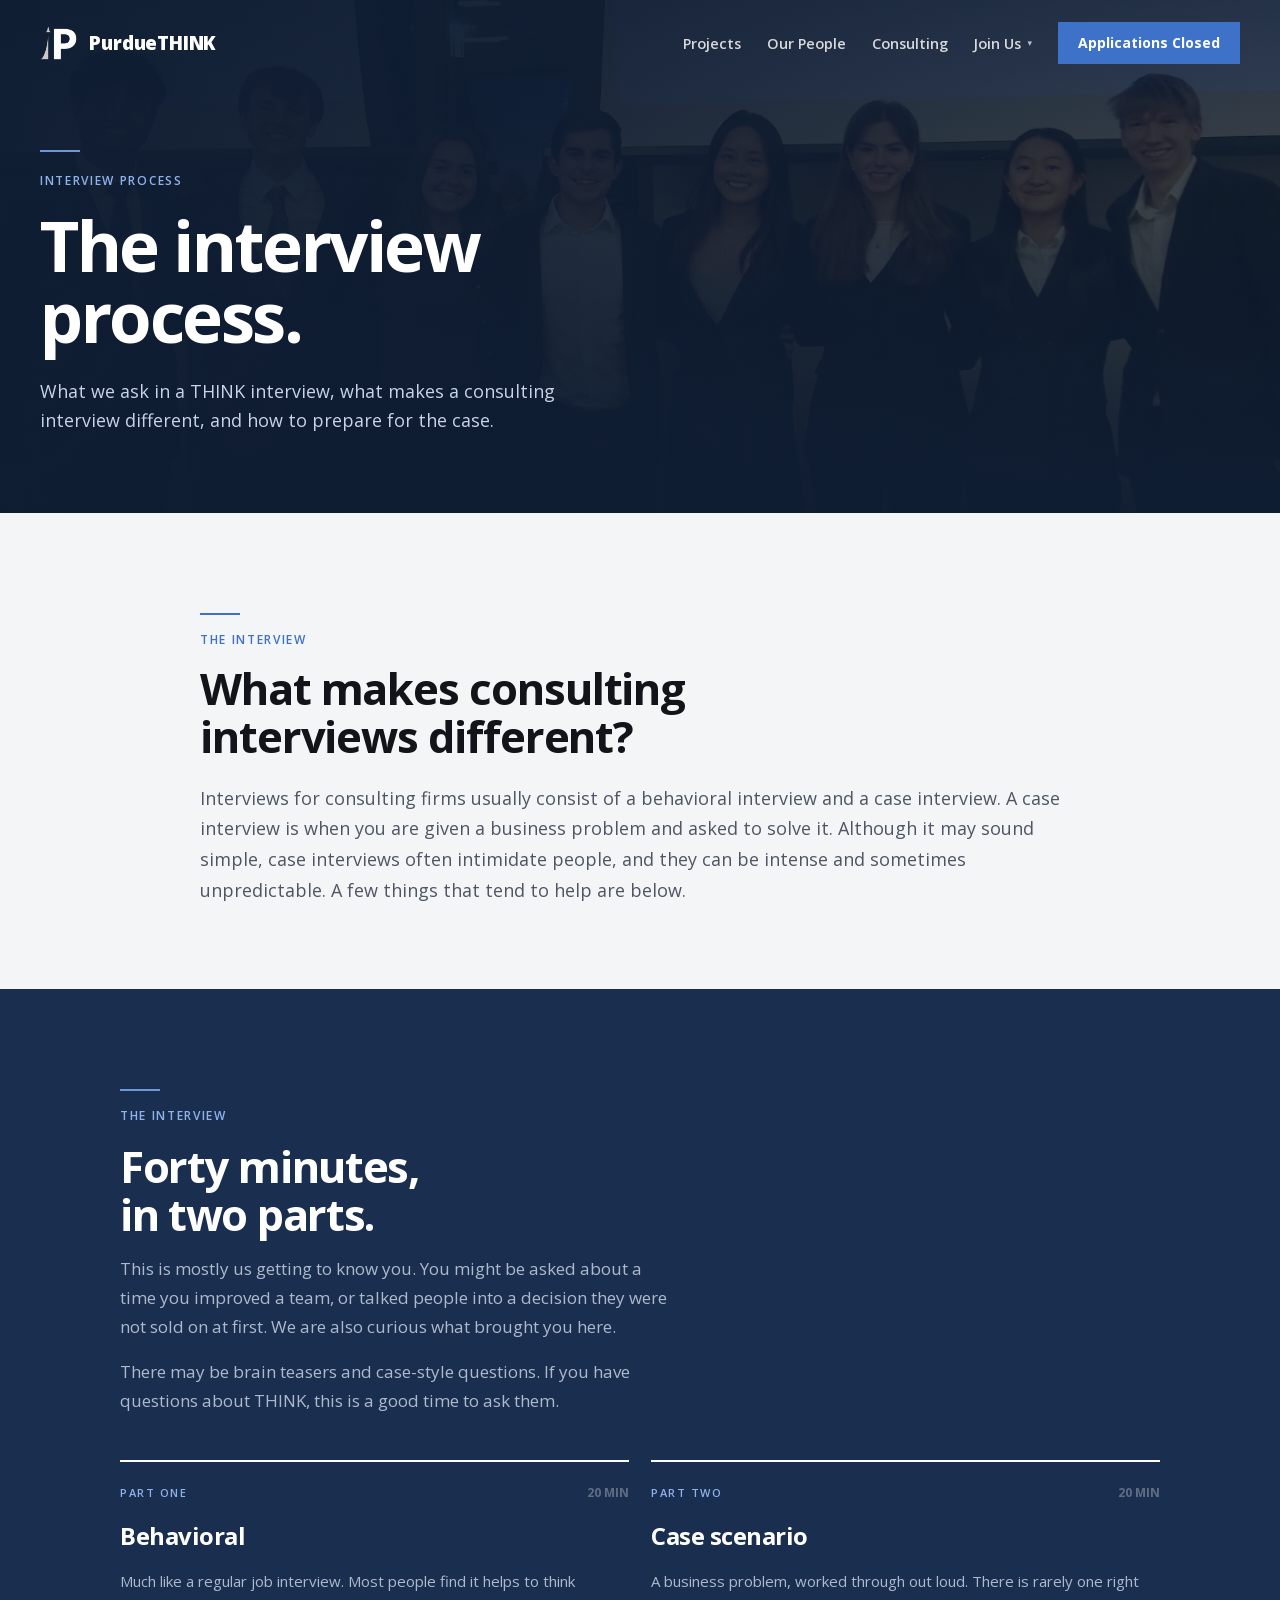
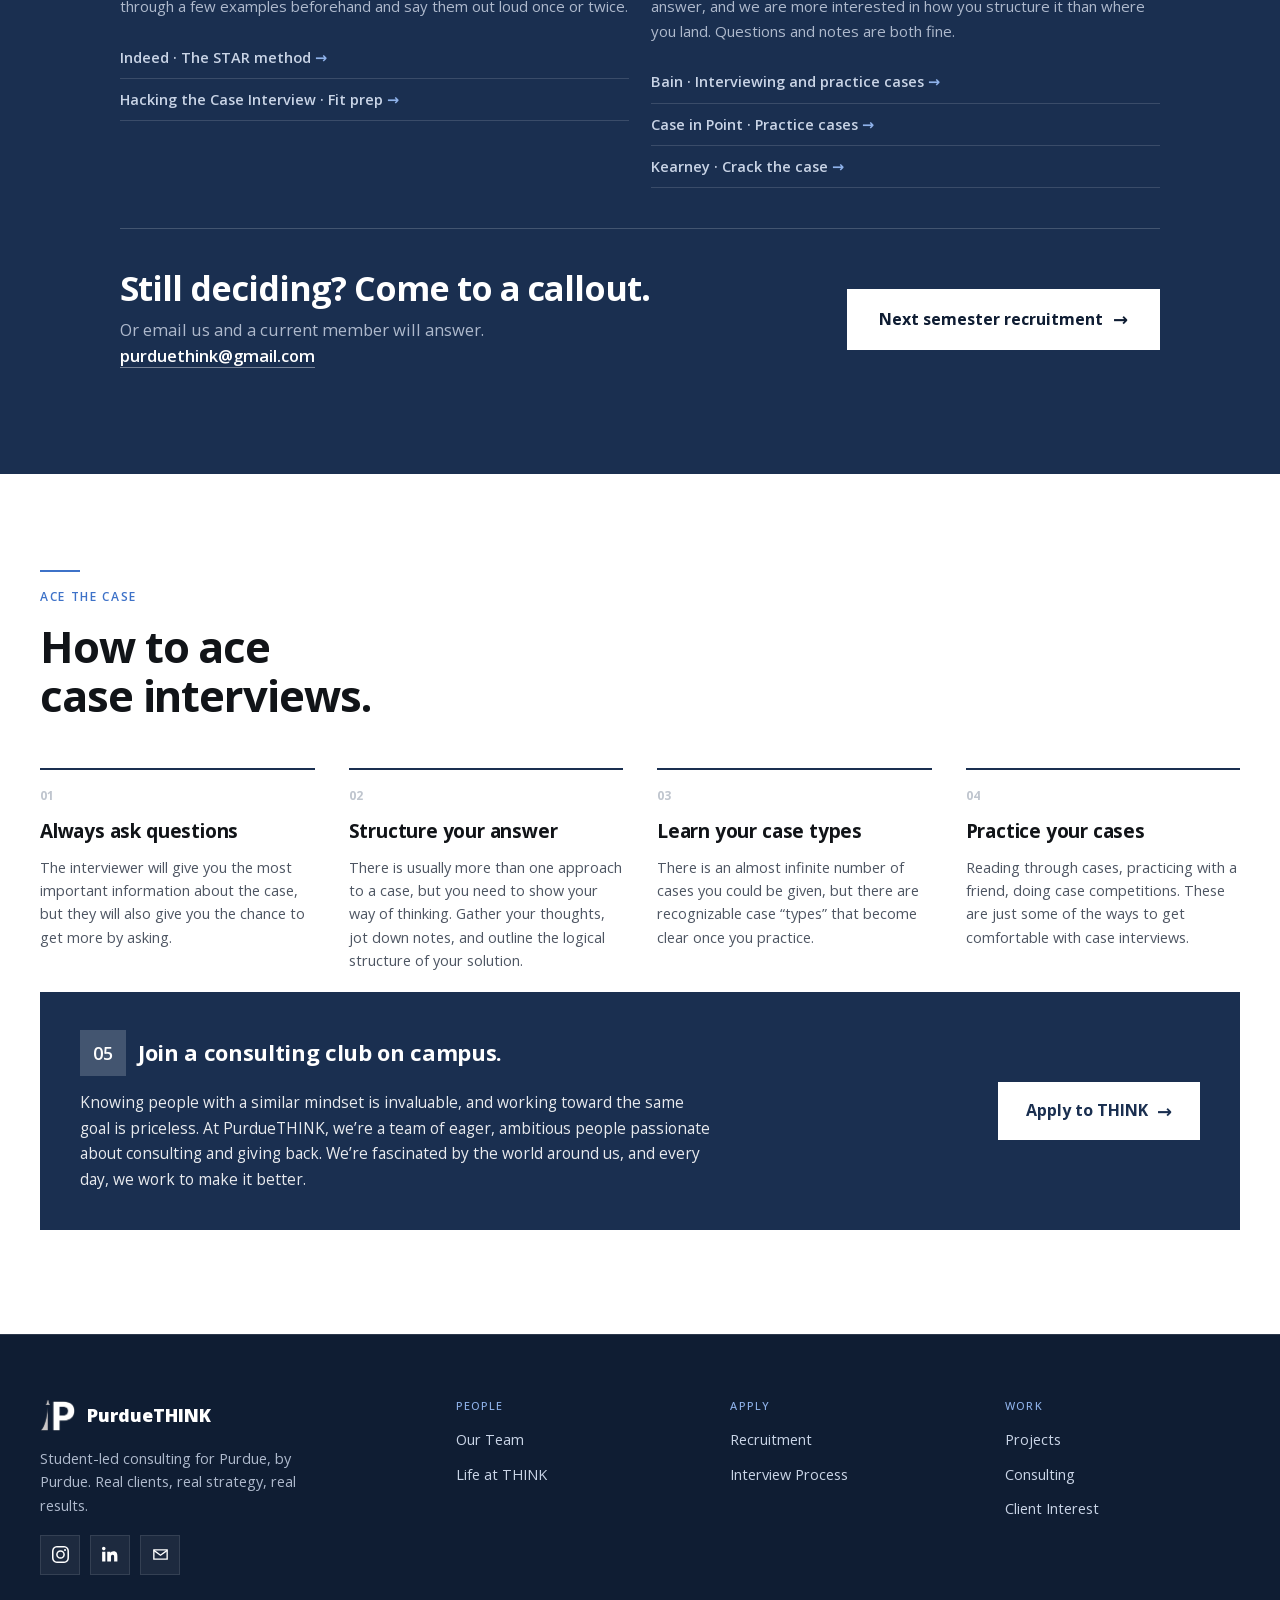
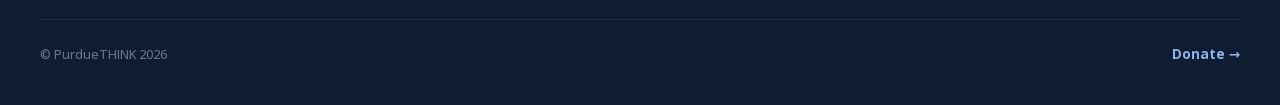
<file: interview-process/index.html>
<!DOCTYPE html>
<html lang="en">
<head>
<meta charset="utf-8">
<meta name="viewport" content="width=device-width, initial-scale=1">
<title>PurdueTHINK Interview Process &middot; PurdueTHINK</title>
<meta name="description" content="What to expect in a PurdueTHINK interview, what makes a consulting case interview different, and how to prepare for it.">
<link rel="canonical" href="https://purduethink.com/interview-process">
<meta name="robots" content="index, follow">
<meta property="og:type" content="website">
<meta property="og:site_name" content="PurdueTHINK">
<meta property="og:title" content="PurdueTHINK Interview Process &middot; PurdueTHINK">
<meta property="og:description" content="What to expect in a PurdueTHINK interview, what makes a consulting case interview different, and how to prepare for it.">
<meta property="og:url" content="https://purduethink.com/interview-process">
<meta property="og:image" content="https://purduethink.com/og-image-f26.jpg">
<meta property="og:image:width" content="1200">
<meta property="og:image:height" content="630">
<meta name="twitter:card" content="summary_large_image">
<meta name="twitter:title" content="PurdueTHINK Interview Process &middot; PurdueTHINK">
<meta name="twitter:description" content="What to expect in a PurdueTHINK interview, what makes a consulting case interview different, and how to prepare for it.">
<meta name="twitter:image" content="https://purduethink.com/og-image-f26.jpg">
<meta name="theme-color" content="#0F1D33">
<link rel="icon" href="/favicon.ico" sizes="any">
<link rel="icon" type="image/png" sizes="192x192" href="/icon-192.png">
<link rel="apple-touch-icon" href="/apple-touch-icon.png">
<link rel="stylesheet" href="/css/site.css?v=14">
<script type="application/ld+json">{"@context":"https://schema.org","@type":"BreadcrumbList","itemListElement":[{"@type":"ListItem","position":1,"name":"Home","item":"https://purduethink.com/"},{"@type":"ListItem","position":2,"name":"Interview Process","item":"https://purduethink.com/interview-process"}]}</script>
</head>
<body>
<div class="ptk" id="ptk-root" style="background: #1A2F50; overflow-x: hidden;">
<nav id="ptk-nav" data-screen-label="Nav" style="position: fixed; top: 0; left: 0; right: 0; z-index: 200; display: flex; align-items: center; justify-content: space-between; padding: 22px 40px; background: transparent; border-bottom: 1px solid transparent; transition: padding .3s ease, background .3s ease, box-shadow .3s ease, border-color .3s ease;">
    <a href="/" style="display: flex; align-items: center; gap: 12px; text-decoration: none;">
      <img data-navlogo="" src="/img/img-13.png" alt="PurdueTHINK" style="height: 34px; width: auto; transition: height .3s ease;" loading="lazy">
      <span style="color: #fff; font-weight: 800; font-size: 19px; letter-spacing: -0.01em;">Purdue<span style="font-weight: 800;">THINK</span></span>
    </a>
    <button class="ptk-navtoggle" type="button" aria-label="Menu" aria-expanded="false" aria-controls="ptk-nav"><span></span></button>
    <div style="display: flex; align-items: center; gap: 26px;">
      <a class="h01" href="/projects" style="color: rgba(255,255,255,0.82); text-decoration: none; font-size: 14.5px; font-weight: 600; white-space: nowrap;">Projects</a>
      <a class="h01" href="/our-people" style="color: rgba(255,255,255,0.82); text-decoration: none; font-size: 14.5px; font-weight: 600; white-space: nowrap;">Our People</a>
      <a class="h01" href="/about-consulting" style="color: rgba(255,255,255,0.82); text-decoration: none; font-size: 14.5px; font-weight: 600; white-space: nowrap;">Consulting</a>
      <div class="ptk-applywrap" style="position: relative; display: flex; align-items: center;">
        <a class="h01" href="/recruitment-timeline" style="color: rgba(255,255,255,0.82); text-decoration: none; font-size: 14.5px; font-weight: 600; white-space: nowrap; display: inline-flex; align-items: center; gap: 6px;">Join Us <span style="font-size: 9px; opacity: 0.85;">▾</span></a>
        <div class="ptk-applymenu" style="position: absolute; top: 100%; right: 0; left: auto; margin-top: 12px; min-width: 210px; background: #13243F; border: 1px solid rgba(255,255,255,0.1); padding: 8px; opacity: 0; visibility: hidden; transform: translateY(-6px); transition: opacity .18s ease, transform .18s ease, visibility .18s;">
          <a class="h02" href="/recruitment-timeline" style="display: block; padding: 11px 13px; color: #C9D4E6; text-decoration: none; font-size: 14px; font-weight: 600;">Recruitment</a>
          <a class="h02" href="/interview-process" style="display: block; padding: 11px 13px; color: #C9D4E6; text-decoration: none; font-size: 14px; font-weight: 600;">Interview Process</a>
        </div>
      </div>
      <a class="h03" href="/recruitment-timeline" style="display: inline-flex; align-items: center; gap: 8px; background: #3E72C8; color: #fff; text-decoration: none; font-size: 14px; font-weight: 700; padding: 10px 20px; white-space: nowrap;">Applications Closed</a>
    </div>
  </nav>

  <main id="interview">
<!-- hero -->
    <section data-screen-label="Interview Hero" style="position: relative; background: #0F1D33; padding: 150px 40px 78px; overflow: hidden;">
      <img src="/img/hero-apply.webp" alt="" aria-hidden="true" style="position: absolute; inset: 0; width: 100%; height: 100%; object-fit: cover; object-position: 40% 44%; opacity: 0.34;">
      <div style="position: absolute; inset: 0; background: linear-gradient(90deg, rgba(15,29,51,0.96) 0%, rgba(15,29,51,0.72) 46%, rgba(15,29,51,0.28) 100%);"></div>
      <div style="position: absolute; inset: 0; background: linear-gradient(180deg, rgba(15,29,51,0.55) 0%, rgba(15,29,51,0.10) 40%, rgba(15,29,51,0.92) 100%);"></div>
      <div style="position: relative; max-width: 1200px; margin: 0 auto;">
        <div style="width: 40px; height: 2px; background: #6E97D8; margin-bottom: 22px;"></div>
        <div style="font: 600 12px/1.2 var(--font-sans); letter-spacing: 0.14em; text-transform: uppercase; color: #8FB2EA; margin-bottom: 22px;">Interview process</div>
        <h1 style="margin: 0; color: #fff; font-weight: 700; font-size: clamp(40px, 5.4vw, 76px); line-height: 1.02; letter-spacing: -0.035em; max-width: 17ch; text-wrap: balance;">The interview process.</h1>
        <p style="margin: 26px 0 0; color: #C9D4E6; font-size: clamp(16px, 1.4vw, 20px); line-height: 1.6; max-width: 58ch; text-wrap: pretty;">What we ask in a THINK interview, what makes a consulting interview different, and how to prepare for the case.</p>
      </div>
    </section>


  <section data-screen-label="Interview Difference" style="background: #F4F5F7; padding: 100px 40px 84px;">
        <div style="max-width: 880px; margin: 0 auto;">
          <div style="width: 40px; height: 2px; background: #3E72C8; margin-bottom: 18px;"></div>
              <div style="font: 600 12px/1.2 var(--font-sans); letter-spacing: 0.14em; text-transform: uppercase; color: #3E72C8; margin-bottom: 18px;">The Interview</div>
          <h2 style="margin: 0 0 22px; color: #111418; font-weight: 700; font-size: clamp(28px, 3.4vw, 44px); letter-spacing: -0.025em; line-height: 1.1;">What makes consulting interviews different?</h2>
          <p style="margin: 0; color: #4E5663; font-size: 18px; line-height: 1.7;">Interviews for consulting firms usually consist of a behavioral interview and a case interview. A case interview is when you are given a business problem and asked to solve it. Although it may sound simple, case interviews often intimidate people, and they can be intense and sometimes unpredictable. A few things that tend to help are below.</p>
        </div>
      </section>

    <section id="apply-interview" data-screen-label="Interview" style="background: #1A2F50; padding: 100px 40px 104px;">
        <div style="max-width: 1040px; margin: 0 auto;">
          <div data-reveal="" style="max-width: 62ch; margin-bottom: 44px;">
            <div style="width: 40px; height: 2px; background: #6E97D8; margin-bottom: 18px;"></div>
            <div style="font: 600 12px/1.2 var(--font-sans); letter-spacing: 0.14em; text-transform: uppercase; color: #8FB2EA; margin-bottom: 18px;">The interview</div>
            <h2 style="margin: 0 0 16px; color: #fff; font-weight: 700; font-size: clamp(28px, 3.4vw, 44px); letter-spacing: -0.03em; max-width: 20ch;">Forty minutes, in two parts.</h2>
            <p style="margin: 0 0 16px; color: #AEB9CC; font-size: 17px; line-height: 1.7;">This is mostly us getting to know you. You might be asked about a time you improved a team, or talked people into a decision they were not sold on at first. We are also curious what brought you here.</p>
            <p style="margin: 0; color: #AEB9CC; font-size: 17px; line-height: 1.7;">There may be brain teasers and case-style questions. If you have questions about THINK, this is a good time to ask them.</p>
          </div>
          <div style="display: grid; grid-template-columns: 1fr 1fr; gap: 22px; margin-bottom: 40px;">
            <div data-reveal="" style="border-top: 2px solid #fff; padding: 24px 0 0;">
              <div style="display: flex; align-items: baseline; justify-content: space-between; gap: 12px; margin-bottom: 18px;">
                <span style="font: 600 11px/1.2 var(--font-sans); letter-spacing: 0.14em; text-transform: uppercase; color: #8FB2EA;">Part one</span>
                <span style="font: 700 12px/1 var(--font-sans); color: rgba(255,255,255,0.3);">20 MIN</span>
              </div>
              <div style="color: #fff; font-weight: 700; font-size: 24px; letter-spacing: -0.02em; margin-bottom: 14px;">Behavioral</div>
              <p style="margin: 0 0 18px; color: #AEB9CC; font-size: 15px; line-height: 1.65;">Much like a regular job interview. Most people find it helps to think through a few examples beforehand and say them out loud once or twice.</p>
            <a class="h01" href="https://www.indeed.com/career-advice/interviewing/how-to-use-the-star-interview-response-technique" target="_blank" rel="noopener" style="display: block; color: #C9D4E6; font-size: 14.5px; font-weight: 600; text-decoration: none; padding: 9px 0; border-bottom: 1px solid rgba(255,255,255,0.14);">Indeed &middot; The STAR method <span style="color: #8FB2EA;">&rarr;</span></a>
            <a class="h01" href="https://www.hackingthecaseinterview.com/pages/consulting-behavioral-fit-interview" target="_blank" rel="noopener" style="display: block; color: #C9D4E6; font-size: 14.5px; font-weight: 600; text-decoration: none; padding: 9px 0; border-bottom: 1px solid rgba(255,255,255,0.14);">Hacking the Case Interview &middot; Fit prep <span style="color: #8FB2EA;">&rarr;</span></a>
            </div>
            <div data-reveal="" data-delay="1" style="border-top: 2px solid #fff; padding: 24px 0 0;">
              <div style="display: flex; align-items: baseline; justify-content: space-between; gap: 12px; margin-bottom: 18px;">
                <span style="font: 600 11px/1.2 var(--font-sans); letter-spacing: 0.14em; text-transform: uppercase; color: #8FB2EA;">Part two</span>
                <span style="font: 700 12px/1 var(--font-sans); color: rgba(255,255,255,0.3);">20 MIN</span>
              </div>
              <div style="color: #fff; font-weight: 700; font-size: 24px; letter-spacing: -0.02em; margin-bottom: 14px;">Case scenario</div>
              <p style="margin: 0 0 18px; color: #AEB9CC; font-size: 15px; line-height: 1.65;">A business problem, worked through out loud. There is rarely one right answer, and we are more interested in how you structure it than where you land. Questions and notes are both fine.</p>
            <a class="h01" href="https://www.bain.com/careers/hiring-process/interviewing/" target="_blank" rel="noopener" style="display: block; color: #C9D4E6; font-size: 14.5px; font-weight: 600; text-decoration: none; padding: 9px 0; border-bottom: 1px solid rgba(255,255,255,0.14);">Bain &middot; Interviewing and practice cases <span style="color: #8FB2EA;">&rarr;</span></a>
            <a class="h01" href="https://www.casequestions.com/" target="_blank" rel="noopener" style="display: block; color: #C9D4E6; font-size: 14.5px; font-weight: 600; text-decoration: none; padding: 9px 0; border-bottom: 1px solid rgba(255,255,255,0.14);">Case in Point &middot; Practice cases <span style="color: #8FB2EA;">&rarr;</span></a>
            <a class="h01" href="https://www.kearney.com/working-here/ace-the-interview/crack-the-case" target="_blank" rel="noopener" style="display: block; color: #C9D4E6; font-size: 14.5px; font-weight: 600; text-decoration: none; padding: 9px 0; border-bottom: 1px solid rgba(255,255,255,0.14);">Kearney &middot; Crack the case <span style="color: #8FB2EA;">&rarr;</span></a>
            </div>
          </div>
          <div data-reveal="" style="border-top: 1px solid rgba(255,255,255,0.18); padding-top: 40px; display: grid; grid-template-columns: 1fr auto; gap: 40px; align-items: center;">
            <div>
              <h2 style="margin: 0 0 10px; color: #fff; font-weight: 700; font-size: clamp(24px, 2.8vw, 34px); letter-spacing: -0.03em;">Still deciding? Come to a callout.</h2>
              <p style="margin: 0; color: #AEB9CC; font-size: 16.5px; line-height: 1.6; max-width: 52ch;">Or email us and a current member will answer. <a class="h04" href="mailto:purduethink@gmail.com" style="color: #fff; font-weight: 600; text-decoration: none; border-bottom: 1px solid rgba(255,255,255,0.4);">purduethink@gmail.com</a></p>
            </div>
            <a class="h08" href="/recruitment-timeline" style="display: inline-flex; align-items: center; gap: 10px; background: #fff; color: #0F1D33; text-decoration: none; font-weight: 700; font-size: 16px; padding: 16px 32px; white-space: nowrap;">Next semester recruitment <span style="font-size:18px;">&rarr;</span></a>
          </div>
        </div>
      </section>

  <section data-screen-label="Ace the Case" style="background: #FFFFFF; padding: 96px 40px 104px;">
        <div style="max-width: 1200px; margin: 0 auto;">
          <div style="width: 40px; height: 2px; background: #3E72C8; margin-bottom: 18px;"></div>
              <div style="font: 600 12px/1.2 var(--font-sans); letter-spacing: 0.14em; text-transform: uppercase; color: #3E72C8; margin-bottom: 18px;">Ace the Case</div>
          <h2 style="margin: 0 0 48px; color: #111418; font-weight: 700; font-size: clamp(28px, 3.4vw, 44px); letter-spacing: -0.025em; max-width: 20ch;">How to ace case interviews.</h2>
          <div style="display: grid; grid-template-columns: repeat(4, 1fr); gap: 34px;">
            <div style="border-top: 2px solid #1A2F50; padding: 20px 0 0;"><div style="font: 700 12px/1 var(--font-sans); color: #BFC5CE; margin-bottom: 14px;">01</div>
              <div style="color: #111418; font-weight: 700; font-size: 19px; margin-bottom: 10px; letter-spacing: -0.01em;">Always ask questions</div>
              <div style="color: #4E5663; font-size: 14.5px; line-height: 1.6;">The interviewer will give you the most important information about the case, but they will also give you the chance to get more by asking.</div>
            </div>
            <div style="border-top: 2px solid #1A2F50; padding: 20px 0 0;"><div style="font: 700 12px/1 var(--font-sans); color: #BFC5CE; margin-bottom: 14px;">02</div>
              <div style="color: #111418; font-weight: 700; font-size: 19px; margin-bottom: 10px; letter-spacing: -0.01em;">Structure your answer</div>
              <div style="color: #4E5663; font-size: 14.5px; line-height: 1.6;">There is usually more than one approach to a case, but you need to show your way of thinking. Gather your thoughts, jot down notes, and outline the logical structure of your solution.</div>
            </div>
            <div style="border-top: 2px solid #1A2F50; padding: 20px 0 0;"><div style="font: 700 12px/1 var(--font-sans); color: #BFC5CE; margin-bottom: 14px;">03</div>
              <div style="color: #111418; font-weight: 700; font-size: 19px; margin-bottom: 10px; letter-spacing: -0.01em;">Learn your case types</div>
              <div style="color: #4E5663; font-size: 14.5px; line-height: 1.6;">There is an almost infinite number of cases you could be given, but there are recognizable case “types” that become clear once you practice.</div>
            </div>
            <div style="border-top: 2px solid #1A2F50; padding: 20px 0 0;"><div style="font: 700 12px/1 var(--font-sans); color: #BFC5CE; margin-bottom: 14px;">04</div>
              <div style="color: #111418; font-weight: 700; font-size: 19px; margin-bottom: 10px; letter-spacing: -0.01em;">Practice your cases</div>
              <div style="color: #4E5663; font-size: 14.5px; line-height: 1.6;">Reading through cases, practicing with a friend, doing case competitions. These are just some of the ways to get comfortable with case interviews.</div>
            </div>
          </div>
          <div style="margin-top: 20px; display: grid; grid-template-columns: 1.4fr 1fr; gap: 28px; align-items: center; background: #1A2F50; padding: 38px 40px;">
            <div>
              <div style="display: flex; align-items: center; gap: 12px; margin-bottom: 14px;">
                <span style="width: 46px; height: 46px; background: rgba(255,255,255,0.18); color: #fff; display: flex; align-items: center; justify-content: center; font: 600 18px var(--font-sans); flex: none;">05</span>
                <div style="color: #fff; font-weight: 700; font-size: 22px; letter-spacing: -0.015em;">Join a consulting club on campus.</div>
              </div>
              <p style="margin: 0; color: rgba(255,255,255,0.9); font-size: 15.5px; line-height: 1.65;">Knowing people with a similar mindset is invaluable, and working toward the same goal is priceless. At PurdueTHINK, we’re a team of eager, ambitious people passionate about consulting and giving back. We’re fascinated by the world around us, and every day, we work to make it better.</p>
            </div>
            <div style="display: flex; justify-content: flex-end;">
              <a class="h08" href="/recruitment-timeline" style="display: inline-flex; align-items: center; gap: 9px; background: #fff; color: #1A2F50; text-decoration: none; font-weight: 700; font-size: 16px; padding: 15px 28px; white-space: nowrap;">Apply to THINK <span style="font-size: 18px;">→</span></a>
            </div>
          </div>
        </div>
      </section>
  </main>

<footer data-screen-label="Footer" style="background: #0F1D33; border-top: 1px solid rgba(255,255,255,0.12); padding: 64px 40px 40px;">
    <div style="max-width: 1200px; margin: 0 auto;">
      <div style="display: grid; grid-template-columns: 1.6fr 1fr 1fr 1fr; gap: 40px; padding-bottom: 44px; border-bottom: 1px solid rgba(255,255,255,0.08);">
        <div>
          <div style="display: flex; align-items: center; gap: 12px; margin-bottom: 16px;">
            <img src="/img/img-13.png" alt="" style="height: 32px;" loading="lazy">
            <span style="color: #fff; font-weight: 800; font-size: 18px;">PurdueTHINK</span>
          </div>
          <p style="margin: 0 0 18px; color: #AEB9CC; font-size: 14.5px; line-height: 1.6; max-width: 36ch;">Student-led consulting for Purdue, by Purdue. Real clients, real strategy, real results.</p>
          <div style="display: flex; gap: 10px;">
            <a class="h09" href="https://www.instagram.com/purduethink_/" target="_blank" rel="noopener" aria-label="Instagram" style="width: 38px; height: 38px; background: rgba(255,255,255,0.06); border: 1px solid rgba(255,255,255,0.1); display: flex; align-items: center; justify-content: center; color: #fff; text-decoration: none;"><svg width="17" height="17" viewBox="0 0 24 24" fill="currentColor" aria-hidden="true"><path d="M12 2.16c3.2 0 3.58.01 4.85.07 1.17.05 1.8.25 2.23.41.56.22.96.48 1.38.9.42.42.68.82.9 1.38.16.42.36 1.06.41 2.23.06 1.27.07 1.65.07 4.85s-.01 3.58-.07 4.85c-.05 1.17-.25 1.8-.41 2.23-.22.56-.48.96-.9 1.38-.42.42-.82.68-1.38.9-.42.16-1.06.36-2.23.41-1.27.06-1.65.07-4.85.07s-3.58-.01-4.85-.07c-1.17-.05-1.8-.25-2.23-.41-.56-.22-.96-.48-1.38-.9-.42-.42-.68-.82-.9-1.38-.16-.42-.36-1.06-.41-2.23-.06-1.27-.07-1.65-.07-4.85s.01-3.58.07-4.85c.05-1.17.25-1.8.41-2.23.22-.56.48-.96.9-1.38.42-.42.82-.68 1.38-.9.42-.16 1.06-.36 2.23-.41 1.27-.06 1.65-.07 4.85-.07M12 0C8.74 0 8.33.01 7.05.07 5.78.13 4.9.33 4.14.63c-.79.3-1.46.72-2.12 1.39C1.35 2.68.93 3.35.63 4.14.33 4.9.13 5.78.07 7.05.01 8.33 0 8.74 0 12s.01 3.67.07 4.95c.06 1.27.26 2.15.56 2.91.3.79.72 1.46 1.39 2.12.66.66 1.33 1.08 2.12 1.39.76.3 1.64.5 2.91.56C8.33 23.99 8.74 24 12 24s3.67-.01 4.95-.07c1.27-.06 2.15-.26 2.91-.56.79-.3 1.46-.72 2.12-1.39.66-.66 1.08-1.33 1.39-2.12.3-.76.5-1.64.56-2.91.06-1.28.07-1.69.07-4.95s-.01-3.67-.07-4.95c-.06-1.27-.26-2.15-.56-2.91-.3-.79-.72-1.46-1.39-2.12-.66-.66-1.33-1.08-2.12-1.39-.76-.3-1.64-.5-2.91-.56C15.67.01 15.26 0 12 0z"></path><path d="M12 5.84A6.16 6.16 0 1 0 18.16 12 6.16 6.16 0 0 0 12 5.84zM12 16a4 4 0 1 1 4-4 4 4 0 0 1-4 4z"></path><path d="M18.41 4.15a1.44 1.44 0 1 0 1.44 1.44 1.44 1.44 0 0 0-1.44-1.44z"></path></svg></a>
            <a class="h09" href="https://www.linkedin.com/company/purduethink/" target="_blank" rel="noopener" aria-label="LinkedIn" style="width: 38px; height: 38px; background: rgba(255,255,255,0.06); border: 1px solid rgba(255,255,255,0.1); display: flex; align-items: center; justify-content: center; color: #fff; text-decoration: none;"><svg width="17" height="17" viewBox="0 0 24 24" fill="currentColor" aria-hidden="true"><path d="M4.98 3.5C4.98 4.88 3.87 6 2.49 6 1.12 6 0 4.88 0 3.5 0 2.12 1.12 1 2.5 1 3.87 1 4.98 2.12 4.98 3.5zM.2 8h4.6v14H.2V8zm7.2 0h4.41v1.92h.06c.61-1.16 2.11-2.38 4.34-2.38 4.64 0 5.5 3.05 5.5 7.02V22h-4.6v-6.2c0-1.48-.03-3.38-2.06-3.38-2.06 0-2.38 1.61-2.38 3.27V22H7.4V8z"></path></svg></a>
            <a class="h09" href="mailto:purduethink@gmail.com" aria-label="Email" style="width: 38px; height: 38px; background: rgba(255,255,255,0.06); border: 1px solid rgba(255,255,255,0.1); display: flex; align-items: center; justify-content: center; color: #fff; text-decoration: none;"><svg width="17" height="17" viewBox="0 0 24 24" fill="none" stroke="currentColor" stroke-width="1.9" aria-hidden="true"><path d="M2.6 5.4h18.8v13.2H2.6z"></path><path d="M2.6 6.2 12 13l9.4-6.8"></path></svg></a>
          </div>
        </div>
        <div>
          <div style="font: 500 11px/1.2 var(--font-sans); letter-spacing: 0.1em; text-transform: uppercase; color: #8FB2EA; margin-bottom: 16px;">People</div>
          <a class="h01" href="/our-people" style="display: block; color: #C9D4E6; text-decoration: none; font-size: 14.5px; margin-bottom: 11px;">Our Team</a>
          <a class="h01" href="/our-people" data-target="life" style="display: block; color: #C9D4E6; text-decoration: none; font-size: 14.5px; margin-bottom: 11px;">Life at THINK</a>
        </div>
        <div>
          <div style="font: 500 11px/1.2 var(--font-sans); letter-spacing: 0.1em; text-transform: uppercase; color: #8FB2EA; margin-bottom: 16px;">Apply</div>
          <a class="h01" href="/recruitment-timeline" style="display: block; color: #C9D4E6; text-decoration: none; font-size: 14.5px; margin-bottom: 11px;">Recruitment</a>
          <a class="h01" href="/interview-process" style="display: block; color: #C9D4E6; text-decoration: none; font-size: 14.5px; margin-bottom: 11px;">Interview Process</a>
        </div>
        <div>
          <div style="font: 500 11px/1.2 var(--font-sans); letter-spacing: 0.1em; text-transform: uppercase; color: #8FB2EA; margin-bottom: 16px;">Work</div>
          <a class="h01" href="/projects" style="display: block; color: #C9D4E6; text-decoration: none; font-size: 14.5px; margin-bottom: 11px;">Projects</a>
          <a class="h01" href="/about-consulting" style="display: block; color: #C9D4E6; text-decoration: none; font-size: 14.5px; margin-bottom: 11px;">Consulting</a>
          <a class="h01" href="mailto:purduethink@gmail.com?subject=Project%20inquiry" style="display: block; color: #C9D4E6; text-decoration: none; font-size: 14.5px; margin-bottom: 11px;">Client Interest</a>
        </div>
      </div>
      <div style="display: flex; align-items: center; justify-content: space-between; padding-top: 24px; flex-wrap: wrap; gap: 12px;">
        <span style="color: #6B7280; font: 500 12.5px/1.4 var(--font-sans);">© PurdueTHINK 2026</span>
        <a class="h01" href="https://giving.purdue.edu/cart?dids=SO3476&amp;appealcode=17898" style="color: #8FB2EA; text-decoration: none; font-weight: 700; font-size: 13.5px;">Donate →</a>
      </div>
    </div>
  </footer>
</div>

<script src="/js/app.js?v=6"></script>
</body>
</html>
</file>
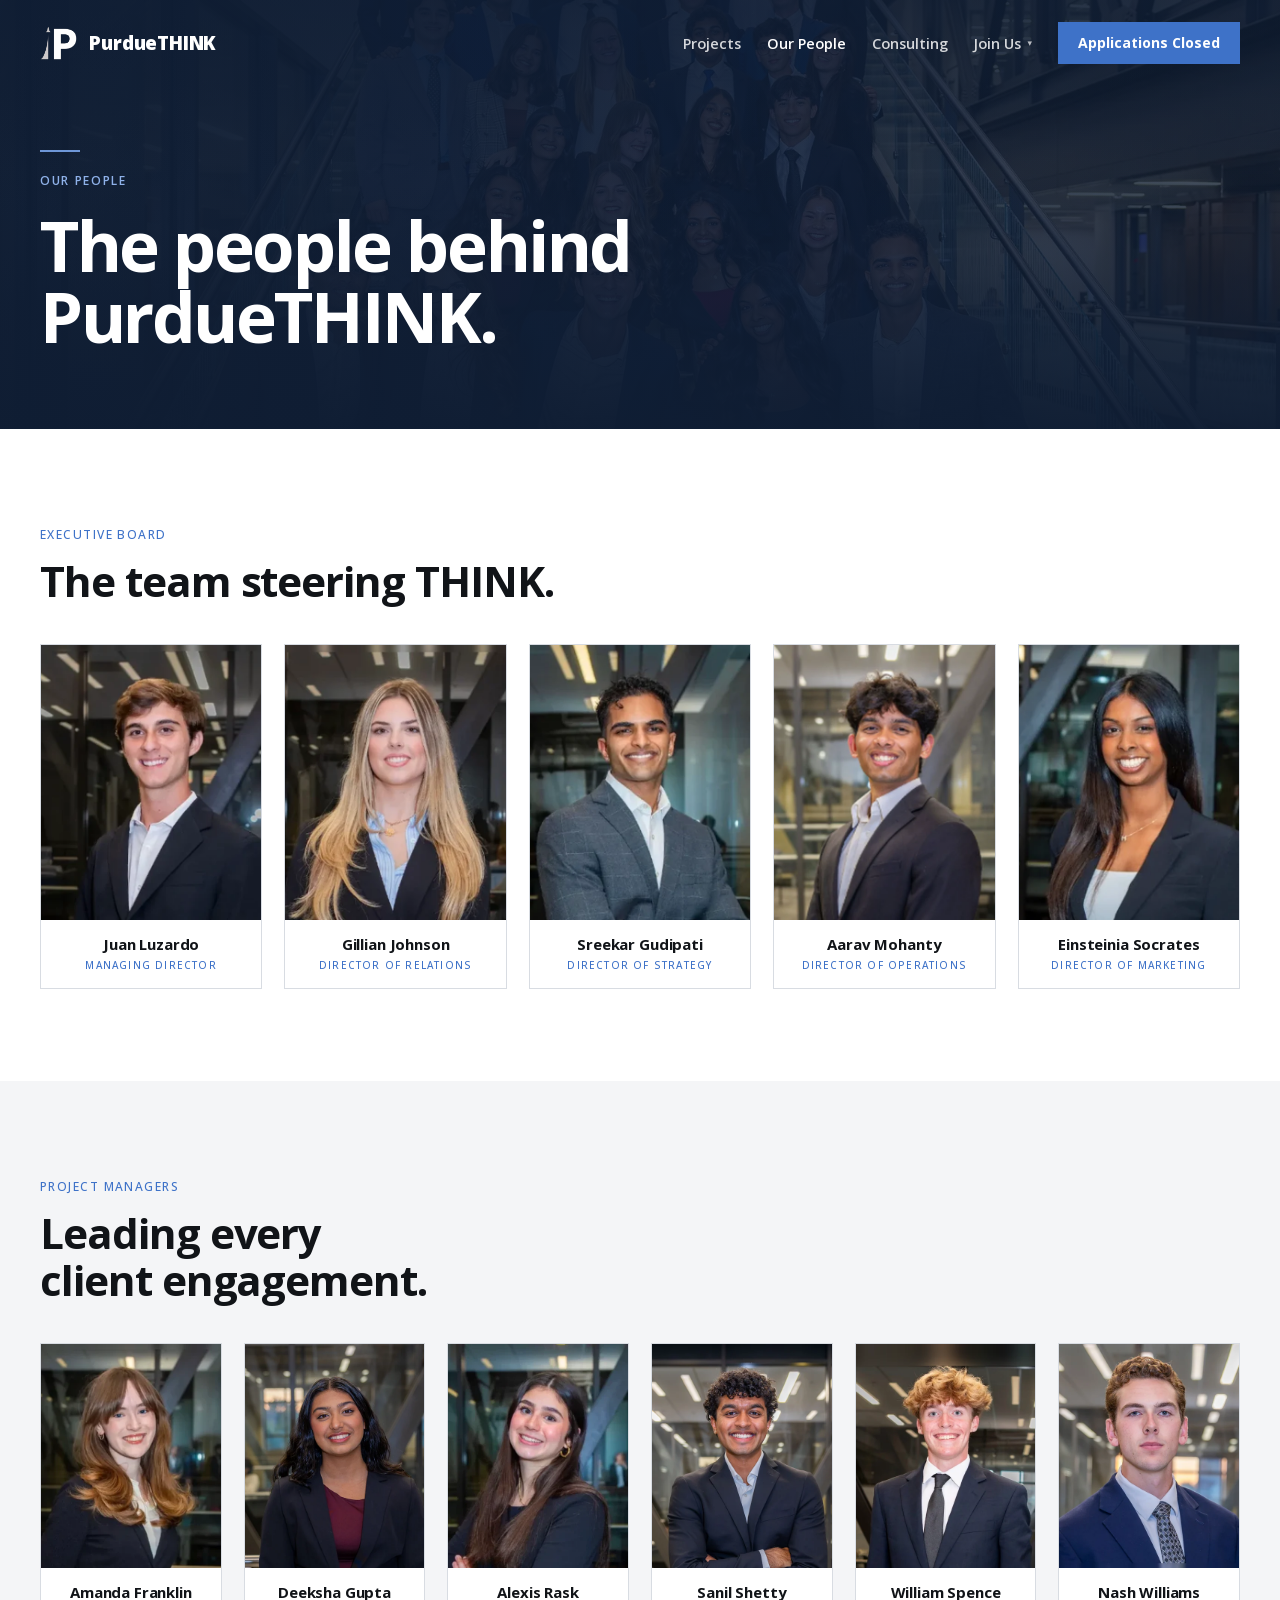
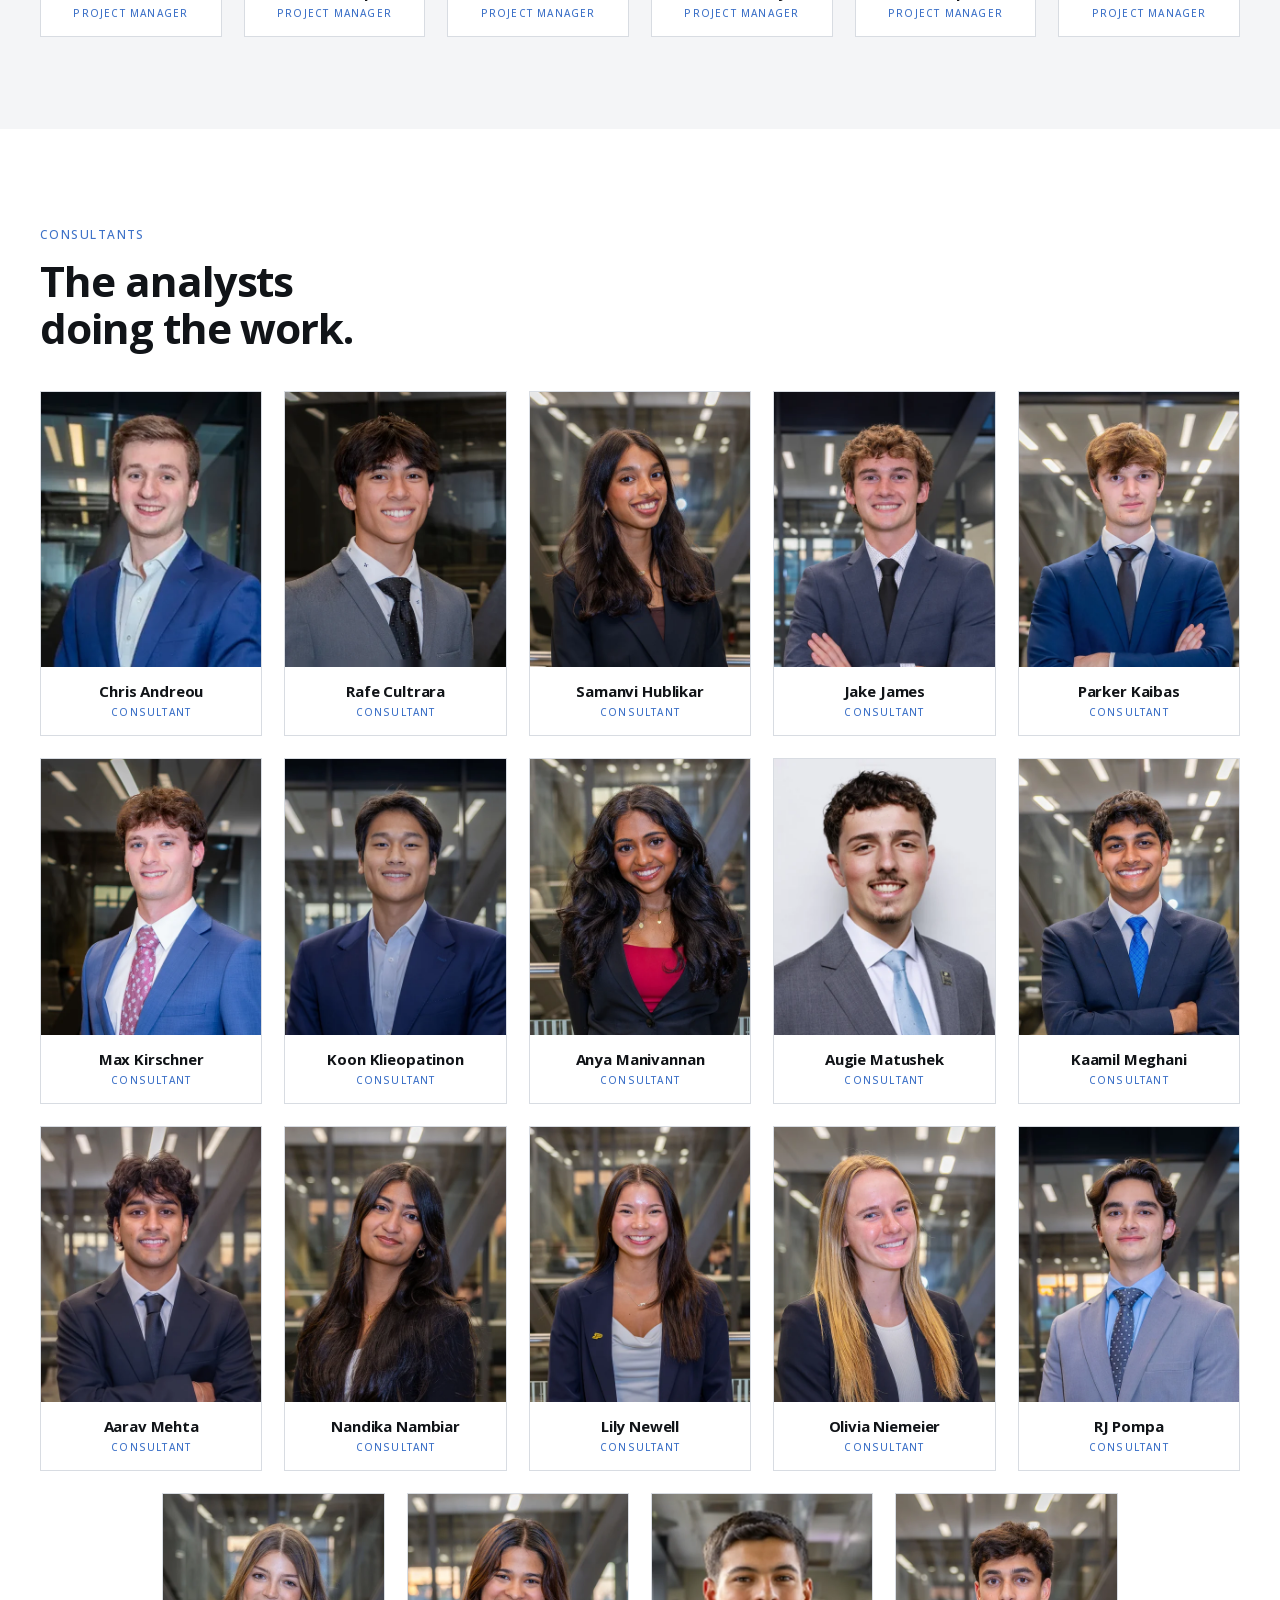
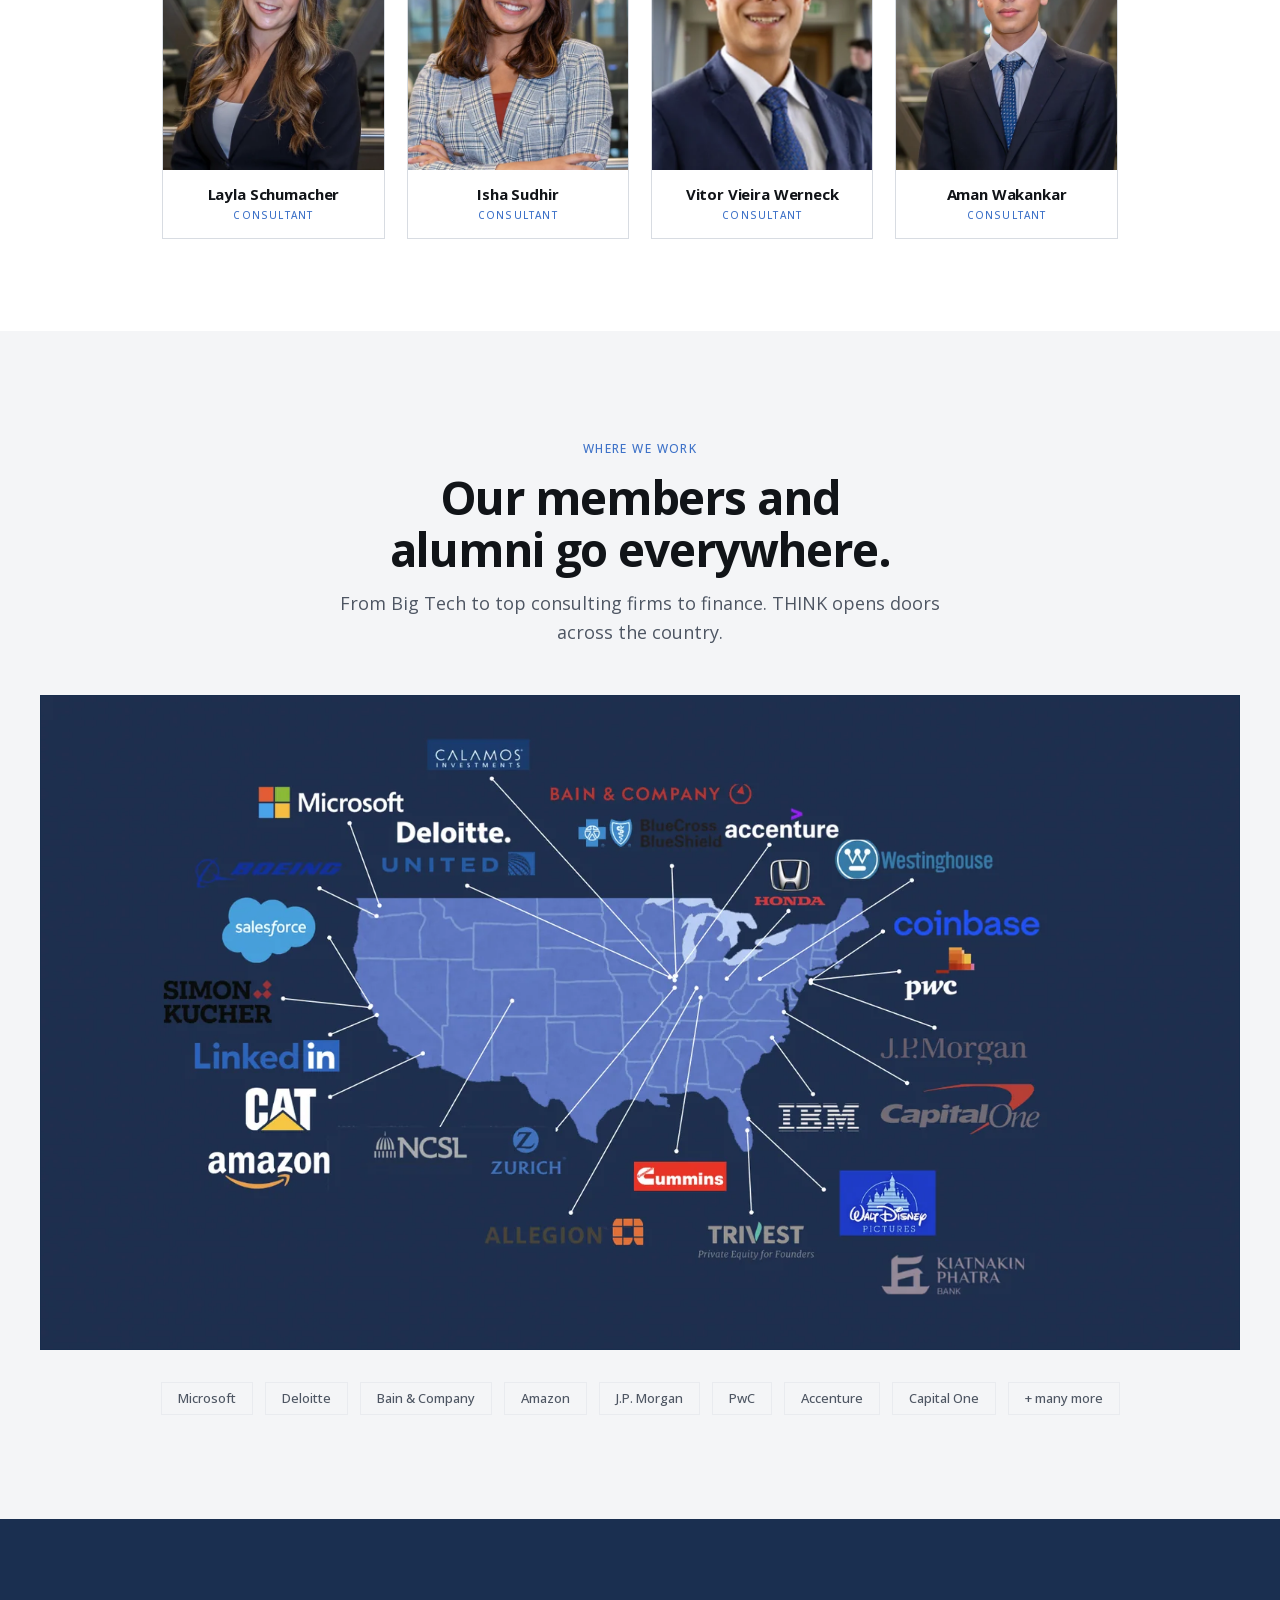
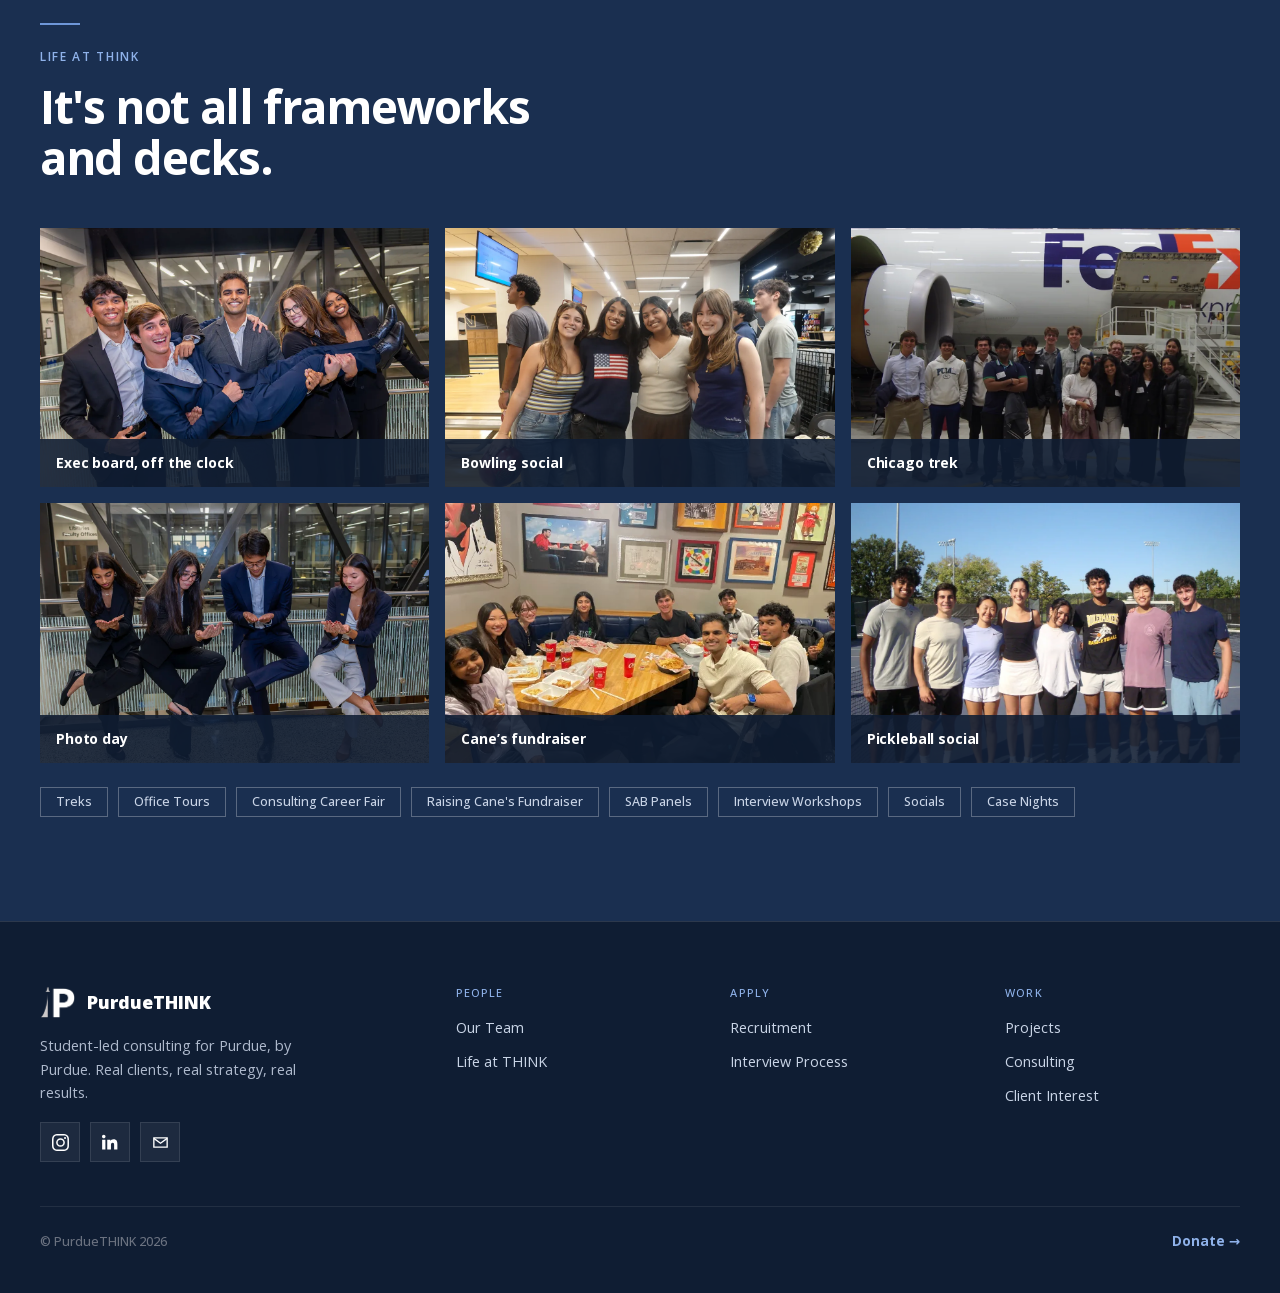
<file: our-people/index.html>
<!DOCTYPE html>
<html lang="en">
<head>
<meta charset="utf-8">
<meta name="viewport" content="width=device-width, initial-scale=1">
<title>Our Team &middot; PurdueTHINK</title>
<meta name="description" content="The executive board, project managers and consultants behind PurdueTHINK, the alumni network they join, and what life in the club actually looks like.">
<link rel="canonical" href="https://purduethink.com/our-people">
<meta name="robots" content="index, follow">
<meta property="og:type" content="website">
<meta property="og:site_name" content="PurdueTHINK">
<meta property="og:title" content="Our Team &middot; PurdueTHINK">
<meta property="og:description" content="The executive board, project managers and consultants behind PurdueTHINK, the alumni network they join, and what life in the club actually looks like.">
<meta property="og:url" content="https://purduethink.com/our-people">
<meta property="og:image" content="https://purduethink.com/og-image-f26.jpg">
<meta property="og:image:width" content="1200">
<meta property="og:image:height" content="630">
<meta name="twitter:card" content="summary_large_image">
<meta name="twitter:title" content="Our Team &middot; PurdueTHINK">
<meta name="twitter:description" content="The executive board, project managers and consultants behind PurdueTHINK, the alumni network they join, and what life in the club actually looks like.">
<meta name="twitter:image" content="https://purduethink.com/og-image-f26.jpg">
<meta name="theme-color" content="#0F1D33">
<link rel="icon" href="/favicon.ico" sizes="any">
<link rel="icon" type="image/png" sizes="192x192" href="/icon-192.png">
<link rel="apple-touch-icon" href="/apple-touch-icon.png">
<link rel="stylesheet" href="/css/site.css?v=14">
<script type="application/ld+json">{"@context":"https://schema.org","@type":"BreadcrumbList","itemListElement":[{"@type":"ListItem","position":1,"name":"Home","item":"https://purduethink.com/"},{"@type":"ListItem","position":2,"name":"Our Team","item":"https://purduethink.com/our-people"}]}</script>
</head>
<body>
<div class="ptk" id="ptk-root" style="background: #1A2F50; overflow-x: hidden;">
<nav id="ptk-nav" data-screen-label="Nav" style="position: fixed; top: 0; left: 0; right: 0; z-index: 200; display: flex; align-items: center; justify-content: space-between; padding: 22px 40px; background: transparent; border-bottom: 1px solid transparent; transition: padding .3s ease, background .3s ease, box-shadow .3s ease, border-color .3s ease;">
    <a href="/" style="display: flex; align-items: center; gap: 12px; text-decoration: none;">
      <img data-navlogo="" src="/img/img-13.png" alt="PurdueTHINK" style="height: 34px; width: auto; transition: height .3s ease;" loading="lazy">
      <span style="color: #fff; font-weight: 800; font-size: 19px; letter-spacing: -0.01em;">Purdue<span style="font-weight: 800;">THINK</span></span>
    </a>
    <button class="ptk-navtoggle" type="button" aria-label="Menu" aria-expanded="false" aria-controls="ptk-nav"><span></span></button>
    <div style="display: flex; align-items: center; gap: 26px;">
      <a class="h01" href="/projects" style="color: rgba(255,255,255,0.82); text-decoration: none; font-size: 14.5px; font-weight: 600; white-space: nowrap;">Projects</a>
      <a class="h01" href="/our-people" aria-current="page" style="color: #fff; text-decoration: none; font-size: 14.5px; font-weight: 600; white-space: nowrap;">Our People</a>
      <a class="h01" href="/about-consulting" style="color: rgba(255,255,255,0.82); text-decoration: none; font-size: 14.5px; font-weight: 600; white-space: nowrap;">Consulting</a>
      <div class="ptk-applywrap" style="position: relative; display: flex; align-items: center;">
        <a class="h01" href="/recruitment-timeline" style="color: rgba(255,255,255,0.82); text-decoration: none; font-size: 14.5px; font-weight: 600; white-space: nowrap; display: inline-flex; align-items: center; gap: 6px;">Join Us <span style="font-size: 9px; opacity: 0.85;">▾</span></a>
        <div class="ptk-applymenu" style="position: absolute; top: 100%; right: 0; left: auto; margin-top: 12px; min-width: 210px; background: #13243F; border: 1px solid rgba(255,255,255,0.1); padding: 8px; opacity: 0; visibility: hidden; transform: translateY(-6px); transition: opacity .18s ease, transform .18s ease, visibility .18s;">
          <a class="h02" href="/recruitment-timeline" style="display: block; padding: 11px 13px; color: #C9D4E6; text-decoration: none; font-size: 14px; font-weight: 600;">Recruitment</a>
          <a class="h02" href="/interview-process" style="display: block; padding: 11px 13px; color: #C9D4E6; text-decoration: none; font-size: 14px; font-weight: 600;">Interview Process</a>
        </div>
      </div>
      <a class="h03" href="/recruitment-timeline" style="display: inline-flex; align-items: center; gap: 8px; background: #3E72C8; color: #fff; text-decoration: none; font-size: 14px; font-weight: 700; padding: 10px 20px; white-space: nowrap;">Applications Closed</a>
    </div>
  </nav>

  <main id="people">
<!-- people hero -->
    <section data-screen-label="People Hero" style="position: relative; background: #0F1D33; padding: 150px 40px 78px; overflow: hidden;">
      <img src="/img/hero-people-f26e.webp" alt="" aria-hidden="true" style="position: absolute; inset: 0; width: 100%; height: 100%; object-fit: cover; object-position: 60% 35%; opacity: 0.36;">
      <div style="position: absolute; inset: 0; background: linear-gradient(90deg, rgba(15,29,51,0.95) 0%, rgba(15,29,51,0.72) 46%, rgba(15,29,51,0.28) 100%);"></div>
      <div style="position: absolute; inset: 0; background: linear-gradient(180deg, rgba(15,29,51,0.52) 0%, rgba(15,29,51,0.10) 40%, rgba(15,29,51,0.92) 100%);"></div>
      <div style="position: relative; max-width: 1200px; margin: 0 auto;">
        <div style="width: 40px; height: 2px; background: #6E97D8; margin-bottom: 22px;"></div>
        <div style="font: 600 12px/1.2 var(--font-sans); letter-spacing: 0.14em; text-transform: uppercase; color: #8FB2EA; margin-bottom: 22px;">Our people</div>
        <h1 style="margin: 0; color: #fff; font-weight: 700; font-size: clamp(40px, 5.4vw, 76px); line-height: 1.02; letter-spacing: -0.035em; max-width: 17ch; text-wrap: balance;">The people behind PurdueTHINK.</h1>
      </div>
    </section>

    <!-- executive board -->
    <section data-screen-label="Exec Board" style="background: #FFFFFF; padding: 92px 40px;">
      <div style="max-width: 1200px; margin: 0 auto;">
        <div style="display: inline-flex; align-items: center; gap: 10px; margin-bottom: 14px;">
          <span style="font: 500 12px/1.2 var(--font-sans); letter-spacing: 0.12em; text-transform: uppercase; color: #3E72C8;">Executive Board</span>
        </div>
        <h2 style="margin: 0 0 40px; color: #111418; font-weight: 700; font-size: clamp(28px, 3.4vw, 42px); letter-spacing: -0.025em; max-width: 22ch;">The team steering THINK.</h2>
        <div class="ptk-people-grid" style="display: grid; grid-template-columns: repeat(5, 1fr); gap: 22px;">

          <div class="ptk-person" style="position: relative; display: flex; flex-direction: column; background: #fff; border: 1px solid #D8DCE2; overflow: hidden; transition: border-color .25s ease;">
            <div style="position: relative; width: 100%; aspect-ratio: 4/5; background: #13243F;">
              <div class="slot" id="ptk-p-juan" style="position: relative; overflow: hidden; position: absolute; inset: 0; width: 100%; height: 100%; display: block;"><img src="/img/ptk-p-juan-hs3.webp" alt="" loading="lazy" style="width: 100%; height: 100%; object-fit: cover; display: block;"></div>
              <div class="ptk-person-ov" style="position: absolute; inset: 0; display: flex; flex-direction: column; justify-content: flex-end; gap: 4px; padding: 18px; background: linear-gradient(180deg, rgba(15,29,51,0) 28%, rgba(11,18,32,0.94) 100%); opacity: 0; pointer-events: none; transition: opacity .28s ease;">
                <div style="font: 500 9.5px/1.2 var(--font-sans); letter-spacing: 0.1em; text-transform: uppercase; color: #8FB2EA;">Major</div>
                <div style="color: #fff; font-size: 13px; font-weight: 600; line-height: 1.3;">Industrial Engineering</div>
                <div style="font: 500 9.5px/1.2 var(--font-sans); letter-spacing: 0.1em; text-transform: uppercase; color: #8FB2EA; margin-top: 6px;">Involvements</div>
                <div style="color: #C9D4E6; font-size: 12px; line-height: 1.4;">IISE · Undergraduate Research Assistant · SHPE</div>
              </div>
              <a class="ptk-person-li" href="https://www.linkedin.com/in/juan-luzardo-gil/" target="_blank" rel="noopener" aria-label="LinkedIn" style="position: absolute; top: 11px; right: 11px; width: 36px; height: 36px; background: #3E72C8; color: #fff; display: flex; align-items: center; justify-content: center; text-decoration: none; opacity: 0; transform: translateY(-5px); pointer-events: none; transition: opacity .25s ease, transform .25s ease;"><svg width="17" height="17" sc-camel-view-box="0 0 24 24" fill="currentColor"><path d="M4.98 3.5C4.98 4.88 3.87 6 2.49 6 1.12 6 0 4.88 0 3.5 0 2.12 1.12 1 2.5 1 3.87 1 4.98 2.12 4.98 3.5zM.2 8h4.6v14H.2V8zm7.2 0h4.41v1.92h.06c.61-1.16 2.11-2.38 4.34-2.38 4.64 0 5.5 3.05 5.5 7.02V22h-4.6v-6.2c0-1.48-.03-3.38-2.06-3.38-2.06 0-2.38 1.61-2.38 3.27V22H7.4V8z"></path></svg></a>
            </div>
            <div style="padding: 15px 14px 17px; text-align: center;">
              <div style="font-weight: 700; font-size: 15px; color: #111418; letter-spacing: -0.01em; line-height: 1.2;">Juan Luzardo</div>
              <div style="margin-top: 6px; font: 500 10px/1.2 var(--font-sans); letter-spacing: 0.12em; text-transform: uppercase; color: #3E72C8;">Managing Director</div>
            </div>
          </div>

          <div class="ptk-person" style="position: relative; display: flex; flex-direction: column; background: #fff; border: 1px solid #D8DCE2; overflow: hidden; transition: border-color .25s ease;">
            <div style="position: relative; width: 100%; aspect-ratio: 4/5; background: #13243F;">
              <div class="slot" id="ptk-p-gillian" style="position: relative; overflow: hidden; position: absolute; inset: 0; width: 100%; height: 100%; display: block;"><img src="/img/ptk-p-gillian-hs3.webp" alt="" loading="lazy" style="width: 100%; height: 100%; object-fit: cover; display: block;"></div>
              <div class="ptk-person-ov" style="position: absolute; inset: 0; display: flex; flex-direction: column; justify-content: flex-end; gap: 4px; padding: 18px; background: linear-gradient(180deg, rgba(15,29,51,0) 28%, rgba(11,18,32,0.94) 100%); opacity: 0; pointer-events: none; transition: opacity .28s ease;">
                <div style="font: 500 9.5px/1.2 var(--font-sans); letter-spacing: 0.1em; text-transform: uppercase; color: #8FB2EA;">Major</div>
                <div style="color: #fff; font-size: 13px; font-weight: 600; line-height: 1.3;">Finance &amp; Political Science</div>
                <div style="font: 500 9.5px/1.2 var(--font-sans); letter-spacing: 0.1em; text-transform: uppercase; color: #8FB2EA; margin-top: 6px;">Involvements</div>
                <div style="color: #C9D4E6; font-size: 12px; line-height: 1.4;">Riley's Way Foundation · Purdue Financial Planning Association</div>
              </div>
              <a class="ptk-person-li" href="https://www.linkedin.com/in/gillian-j/" target="_blank" rel="noopener" aria-label="LinkedIn" style="position: absolute; top: 11px; right: 11px; width: 36px; height: 36px; background: #3E72C8; color: #fff; display: flex; align-items: center; justify-content: center; text-decoration: none; opacity: 0; transform: translateY(-5px); pointer-events: none; transition: opacity .25s ease, transform .25s ease;"><svg width="17" height="17" sc-camel-view-box="0 0 24 24" fill="currentColor"><path d="M4.98 3.5C4.98 4.88 3.87 6 2.49 6 1.12 6 0 4.88 0 3.5 0 2.12 1.12 1 2.5 1 3.87 1 4.98 2.12 4.98 3.5zM.2 8h4.6v14H.2V8zm7.2 0h4.41v1.92h.06c.61-1.16 2.11-2.38 4.34-2.38 4.64 0 5.5 3.05 5.5 7.02V22h-4.6v-6.2c0-1.48-.03-3.38-2.06-3.38-2.06 0-2.38 1.61-2.38 3.27V22H7.4V8z"></path></svg></a>
            </div>
            <div style="padding: 15px 14px 17px; text-align: center;">
              <div style="font-weight: 700; font-size: 15px; color: #111418; letter-spacing: -0.01em; line-height: 1.2;">Gillian Johnson</div>
              <div style="margin-top: 6px; font: 500 10px/1.2 var(--font-sans); letter-spacing: 0.12em; text-transform: uppercase; color: #3E72C8;">Director of Relations</div>
            </div>
          </div>

          <div class="ptk-person" style="position: relative; display: flex; flex-direction: column; background: #fff; border: 1px solid #D8DCE2; overflow: hidden; transition: border-color .25s ease;">
            <div style="position: relative; width: 100%; aspect-ratio: 4/5; background: #13243F;">
              <div class="slot" id="ptk-p-sreekar" style="position: relative; overflow: hidden; position: absolute; inset: 0; width: 100%; height: 100%; display: block;"><img src="/img/ptk-p-sreekar-hs3.webp" alt="" loading="lazy" style="width: 100%; height: 100%; object-fit: cover; display: block;"></div>
              <div class="ptk-person-ov" style="position: absolute; inset: 0; display: flex; flex-direction: column; justify-content: flex-end; gap: 4px; padding: 18px; background: linear-gradient(180deg, rgba(15,29,51,0) 28%, rgba(11,18,32,0.94) 100%); opacity: 0; pointer-events: none; transition: opacity .28s ease;">
                <div style="font: 500 9.5px/1.2 var(--font-sans); letter-spacing: 0.1em; text-transform: uppercase; color: #8FB2EA;">Major</div>
                <div style="color: #fff; font-size: 13px; font-weight: 600; line-height: 1.3;">Computer Science</div>
                <div style="font: 500 9.5px/1.2 var(--font-sans); letter-spacing: 0.1em; text-transform: uppercase; color: #8FB2EA; margin-top: 6px;">Involvements</div>
                <div style="color: #C9D4E6; font-size: 12px; line-height: 1.4;">Incoming SWE Intern @ LinkedIn · Glide Startup Founder</div>
              </div>
              <a class="ptk-person-li" href="https://www.linkedin.com/in/sreekargudipati/" target="_blank" rel="noopener" aria-label="LinkedIn" style="position: absolute; top: 11px; right: 11px; width: 36px; height: 36px; background: #3E72C8; color: #fff; display: flex; align-items: center; justify-content: center; text-decoration: none; opacity: 0; transform: translateY(-5px); pointer-events: none; transition: opacity .25s ease, transform .25s ease;"><svg width="17" height="17" sc-camel-view-box="0 0 24 24" fill="currentColor"><path d="M4.98 3.5C4.98 4.88 3.87 6 2.49 6 1.12 6 0 4.88 0 3.5 0 2.12 1.12 1 2.5 1 3.87 1 4.98 2.12 4.98 3.5zM.2 8h4.6v14H.2V8zm7.2 0h4.41v1.92h.06c.61-1.16 2.11-2.38 4.34-2.38 4.64 0 5.5 3.05 5.5 7.02V22h-4.6v-6.2c0-1.48-.03-3.38-2.06-3.38-2.06 0-2.38 1.61-2.38 3.27V22H7.4V8z"></path></svg></a>
            </div>
            <div style="padding: 15px 14px 17px; text-align: center;">
              <div style="font-weight: 700; font-size: 15px; color: #111418; letter-spacing: -0.01em; line-height: 1.2;">Sreekar Gudipati</div>
              <div style="margin-top: 6px; font: 500 10px/1.2 var(--font-sans); letter-spacing: 0.12em; text-transform: uppercase; color: #3E72C8;">Director of Strategy</div>
            </div>
          </div>

          <div class="ptk-person" style="position: relative; display: flex; flex-direction: column; background: #fff; border: 1px solid #D8DCE2; overflow: hidden; transition: border-color .25s ease;">
            <div style="position: relative; width: 100%; aspect-ratio: 4/5; background: #13243F;">
              <div class="slot" id="ptk-p-aarav" style="position: relative; overflow: hidden; position: absolute; inset: 0; width: 100%; height: 100%; display: block;"><img src="/img/ptk-p-aarav-hs3.webp" alt="" loading="lazy" style="width: 100%; height: 100%; object-fit: cover; display: block;"></div>
              <div class="ptk-person-ov" style="position: absolute; inset: 0; display: flex; flex-direction: column; justify-content: flex-end; gap: 4px; padding: 18px; background: linear-gradient(180deg, rgba(15,29,51,0) 28%, rgba(11,18,32,0.94) 100%); opacity: 0; pointer-events: none; transition: opacity .28s ease;">
                <div style="font: 500 9.5px/1.2 var(--font-sans); letter-spacing: 0.1em; text-transform: uppercase; color: #8FB2EA;">Major</div>
                <div style="color: #fff; font-size: 13px; font-weight: 600; line-height: 1.3;">Computer Science</div>
                <div style="font: 500 9.5px/1.2 var(--font-sans); letter-spacing: 0.1em; text-transform: uppercase; color: #8FB2EA; margin-top: 6px;">Involvements</div>
                <div style="color: #C9D4E6; font-size: 12px; line-height: 1.4;">Boiler Quant Finance Group · The Data Mine</div>
              </div>
              <a class="ptk-person-li" href="https://www.linkedin.com/in/aaravmohanty/" target="_blank" rel="noopener" aria-label="LinkedIn" style="position: absolute; top: 11px; right: 11px; width: 36px; height: 36px; background: #3E72C8; color: #fff; display: flex; align-items: center; justify-content: center; text-decoration: none; opacity: 0; transform: translateY(-5px); pointer-events: none; transition: opacity .25s ease, transform .25s ease;"><svg width="17" height="17" sc-camel-view-box="0 0 24 24" fill="currentColor"><path d="M4.98 3.5C4.98 4.88 3.87 6 2.49 6 1.12 6 0 4.88 0 3.5 0 2.12 1.12 1 2.5 1 3.87 1 4.98 2.12 4.98 3.5zM.2 8h4.6v14H.2V8zm7.2 0h4.41v1.92h.06c.61-1.16 2.11-2.38 4.34-2.38 4.64 0 5.5 3.05 5.5 7.02V22h-4.6v-6.2c0-1.48-.03-3.38-2.06-3.38-2.06 0-2.38 1.61-2.38 3.27V22H7.4V8z"></path></svg></a>
            </div>
            <div style="padding: 15px 14px 17px; text-align: center;">
              <div style="font-weight: 700; font-size: 15px; color: #111418; letter-spacing: -0.01em; line-height: 1.2;">Aarav Mohanty</div>
              <div style="margin-top: 6px; font: 500 10px/1.2 var(--font-sans); letter-spacing: 0.12em; text-transform: uppercase; color: #3E72C8;">Director of Operations</div>
            </div>
          </div>

          <div class="ptk-person" style="position: relative; display: flex; flex-direction: column; background: #fff; border: 1px solid #D8DCE2; overflow: hidden; transition: border-color .25s ease;">
            <div style="position: relative; width: 100%; aspect-ratio: 4/5; background: #13243F;">
              <div class="slot" id="ptk-p-einsteinia" style="position: relative; overflow: hidden; position: absolute; inset: 0; width: 100%; height: 100%; display: block;"><img src="/img/ptk-p-einsteinia-hs3.webp" alt="" loading="lazy" style="width: 100%; height: 100%; object-fit: cover; display: block;"></div>
              <div class="ptk-person-ov" style="position: absolute; inset: 0; display: flex; flex-direction: column; justify-content: flex-end; gap: 4px; padding: 18px; background: linear-gradient(180deg, rgba(15,29,51,0) 28%, rgba(11,18,32,0.94) 100%); opacity: 0; pointer-events: none; transition: opacity .28s ease;">
                <div style="font: 500 9.5px/1.2 var(--font-sans); letter-spacing: 0.1em; text-transform: uppercase; color: #8FB2EA;">Major</div>
                <div style="color: #fff; font-size: 13px; font-weight: 600; line-height: 1.3;">Business Analytics &amp; Information Management</div>
                <div style="font: 500 9.5px/1.2 var(--font-sans); letter-spacing: 0.1em; text-transform: uppercase; color: #8FB2EA; margin-top: 6px;">Involvements</div>
                <div style="color: #C9D4E6; font-size: 12px; line-height: 1.4;">Business Career Services Peer Consultant · Purdue REM &amp; Company VP of Membership</div>
              </div>
              <a class="ptk-person-li" href="https://www.linkedin.com/in/einsteinia-socrates/" target="_blank" rel="noopener" aria-label="LinkedIn" style="position: absolute; top: 11px; right: 11px; width: 36px; height: 36px; background: #3E72C8; color: #fff; display: flex; align-items: center; justify-content: center; text-decoration: none; opacity: 0; transform: translateY(-5px); pointer-events: none; transition: opacity .25s ease, transform .25s ease;"><svg width="17" height="17" sc-camel-view-box="0 0 24 24" fill="currentColor"><path d="M4.98 3.5C4.98 4.88 3.87 6 2.49 6 1.12 6 0 4.88 0 3.5 0 2.12 1.12 1 2.5 1 3.87 1 4.98 2.12 4.98 3.5zM.2 8h4.6v14H.2V8zm7.2 0h4.41v1.92h.06c.61-1.16 2.11-2.38 4.34-2.38 4.64 0 5.5 3.05 5.5 7.02V22h-4.6v-6.2c0-1.48-.03-3.38-2.06-3.38-2.06 0-2.38 1.61-2.38 3.27V22H7.4V8z"></path></svg></a>
            </div>
            <div style="padding: 15px 14px 17px; text-align: center;">
              <div style="font-weight: 700; font-size: 15px; color: #111418; letter-spacing: -0.01em; line-height: 1.2;">Einsteinia Socrates</div>
              <div style="margin-top: 6px; font: 500 10px/1.2 var(--font-sans); letter-spacing: 0.12em; text-transform: uppercase; color: #3E72C8;">Director of Marketing</div>
            </div>
          </div>

        </div>
      </div>
    </section>

    <!-- project managers -->
    <section data-screen-label="Project Managers" style="background: #F4F5F7; padding: 92px 40px;">
      <div style="max-width: 1200px; margin: 0 auto;">
        <div style="display: inline-flex; align-items: center; gap: 10px; margin-bottom: 14px;">
          <span style="font: 500 12px/1.2 var(--font-sans); letter-spacing: 0.12em; text-transform: uppercase; color: #3E72C8;">Project Managers</span>
        </div>
        <h2 style="margin: 0 0 40px; color: #111418; font-weight: 700; font-size: clamp(28px, 3.4vw, 42px); letter-spacing: -0.025em; max-width: 24ch;">Leading every client engagement.</h2>
        <div class="ptk-people-grid ptk-pm-cards">
          <div class="ptk-person" style="position: relative; display: flex; flex-direction: column; background: #fff; border: 1px solid #D8DCE2; overflow: hidden; transition: border-color .25s ease;">
            <div style="position: relative; width: 100%; aspect-ratio: 4/5; background: #13243F;">
              <div class="slot" id="ptk-p-c-amanda" style="position: relative; overflow: hidden; position: absolute; inset: 0; width: 100%; height: 100%; display: block;"><img src="/img/ptk-p-c-amanda-hs3.webp" alt="" loading="lazy" style="width: 100%; height: 100%; object-fit: cover; display: block;"></div>
              <div class="ptk-person-ov" style="position: absolute; inset: 0; display: flex; flex-direction: column; justify-content: flex-end; gap: 4px; padding: 18px; background: linear-gradient(180deg, rgba(15,29,51,0) 28%, rgba(11,18,32,0.94) 100%); opacity: 0; pointer-events: none; transition: opacity .28s ease;">
                <div style="font: 500 9.5px/1.2 var(--font-sans); letter-spacing: 0.1em; text-transform: uppercase; color: #8FB2EA;">Major</div>
                <div style="color: #fff; font-size: 13px; font-weight: 600; line-height: 1.3;">Mechanical Engineering</div>
                <div style="font: 500 9.5px/1.2 var(--font-sans); letter-spacing: 0.1em; text-transform: uppercase; color: #8FB2EA; margin-top: 6px;">Involvements</div>
                <div style="color: #C9D4E6; font-size: 12px; line-height: 1.4;">Women in Engineering · Purdue Electric Racing</div>
              </div>
              <a class="ptk-person-li" href="https://www.linkedin.com/in/amanda-g-franklin/" target="_blank" rel="noopener" aria-label="LinkedIn" style="position: absolute; top: 11px; right: 11px; width: 36px; height: 36px; background: #3E72C8; color: #fff; display: flex; align-items: center; justify-content: center; text-decoration: none; opacity: 0; transform: translateY(-5px); pointer-events: none; transition: opacity .25s ease, transform .25s ease;"><svg width="17" height="17" sc-camel-view-box="0 0 24 24" fill="currentColor"><path d="M4.98 3.5C4.98 4.88 3.87 6 2.49 6 1.12 6 0 4.88 0 3.5 0 2.12 1.12 1 2.5 1 3.87 1 4.98 2.12 4.98 3.5zM.2 8h4.6v14H.2V8zm7.2 0h4.41v1.92h.06c.61-1.16 2.11-2.38 4.34-2.38 4.64 0 5.5 3.05 5.5 7.02V22h-4.6v-6.2c0-1.48-.03-3.38-2.06-3.38-2.06 0-2.38 1.61-2.38 3.27V22H7.4V8z"></path></svg></a>
            </div>
            <div style="padding: 15px 14px 17px; text-align: center;">
              <div style="font-weight: 700; font-size: 15px; color: #111418; letter-spacing: -0.01em; line-height: 1.2;">Amanda Franklin</div>
              <div style="margin-top: 6px; font: 500 10px/1.2 var(--font-sans); letter-spacing: 0.12em; text-transform: uppercase; color: #3E72C8;">Project Manager</div>
            </div>
          </div>

          <div class="ptk-person" style="position: relative; display: flex; flex-direction: column; background: #fff; border: 1px solid #D8DCE2; overflow: hidden; transition: border-color .25s ease;">
            <div style="position: relative; width: 100%; aspect-ratio: 4/5; background: #13243F;">
              <div class="slot" id="ptk-p-c-deeksha" style="position: relative; overflow: hidden; position: absolute; inset: 0; width: 100%; height: 100%; display: block;"><img src="/img/ptk-p-c-deeksha-hs3.webp" alt="" loading="lazy" style="width: 100%; height: 100%; object-fit: cover; display: block;"></div>
              <div class="ptk-person-ov" style="position: absolute; inset: 0; display: flex; flex-direction: column; justify-content: flex-end; gap: 4px; padding: 18px; background: linear-gradient(180deg, rgba(15,29,51,0) 28%, rgba(11,18,32,0.94) 100%); opacity: 0; pointer-events: none; transition: opacity .28s ease;">
                <div style="font: 500 9.5px/1.2 var(--font-sans); letter-spacing: 0.1em; text-transform: uppercase; color: #8FB2EA;">Major</div>
                <div style="color: #fff; font-size: 13px; font-weight: 600; line-height: 1.3;">Biomedical Engineering</div>
                <div style="font: 500 9.5px/1.2 var(--font-sans); letter-spacing: 0.1em; text-transform: uppercase; color: #8FB2EA; margin-top: 6px;">Involvements</div>
                <div style="color: #C9D4E6; font-size: 12px; line-height: 1.4;">Society of Women Engineers</div>
              </div>
              <a class="ptk-person-li" href="https://www.linkedin.com/in/deekshagupta07/" target="_blank" rel="noopener" aria-label="LinkedIn" style="position: absolute; top: 11px; right: 11px; width: 36px; height: 36px; background: #3E72C8; color: #fff; display: flex; align-items: center; justify-content: center; text-decoration: none; opacity: 0; transform: translateY(-5px); pointer-events: none; transition: opacity .25s ease, transform .25s ease;"><svg width="17" height="17" sc-camel-view-box="0 0 24 24" fill="currentColor"><path d="M4.98 3.5C4.98 4.88 3.87 6 2.49 6 1.12 6 0 4.88 0 3.5 0 2.12 1.12 1 2.5 1 3.87 1 4.98 2.12 4.98 3.5zM.2 8h4.6v14H.2V8zm7.2 0h4.41v1.92h.06c.61-1.16 2.11-2.38 4.34-2.38 4.64 0 5.5 3.05 5.5 7.02V22h-4.6v-6.2c0-1.48-.03-3.38-2.06-3.38-2.06 0-2.38 1.61-2.38 3.27V22H7.4V8z"></path></svg></a>
            </div>
            <div style="padding: 15px 14px 17px; text-align: center;">
              <div style="font-weight: 700; font-size: 15px; color: #111418; letter-spacing: -0.01em; line-height: 1.2;">Deeksha Gupta</div>
              <div style="margin-top: 6px; font: 500 10px/1.2 var(--font-sans); letter-spacing: 0.12em; text-transform: uppercase; color: #3E72C8;">Project Manager</div>
            </div>
          </div>

          <div class="ptk-person" style="position: relative; display: flex; flex-direction: column; background: #fff; border: 1px solid #D8DCE2; overflow: hidden; transition: border-color .25s ease;">
            <div style="position: relative; width: 100%; aspect-ratio: 4/5; background: #13243F;">
              <div class="slot" id="ptk-p-c-alexis" style="position: relative; overflow: hidden; position: absolute; inset: 0; width: 100%; height: 100%; display: block;"><img src="/img/ptk-p-c-alexis-hs3.webp" alt="" loading="lazy" style="width: 100%; height: 100%; object-fit: cover; display: block;"></div>
              <div class="ptk-person-ov" style="position: absolute; inset: 0; display: flex; flex-direction: column; justify-content: flex-end; gap: 4px; padding: 18px; background: linear-gradient(180deg, rgba(15,29,51,0) 28%, rgba(11,18,32,0.94) 100%); opacity: 0; pointer-events: none; transition: opacity .28s ease;">
                <div style="font: 500 9.5px/1.2 var(--font-sans); letter-spacing: 0.1em; text-transform: uppercase; color: #8FB2EA;">Major</div>
                <div style="color: #fff; font-size: 13px; font-weight: 600; line-height: 1.3;">Psychological Sciences &amp; Business Analytics</div>
                <div style="font: 500 9.5px/1.2 var(--font-sans); letter-spacing: 0.1em; text-transform: uppercase; color: #8FB2EA; margin-top: 6px;">Involvements</div>
                <div style="color: #C9D4E6; font-size: 12px; line-height: 1.4;">HHS Mentors · Emerging Leader Program</div>
              </div>
              <a class="ptk-person-li" href="https://www.linkedin.com/in/alexis-rask/" target="_blank" rel="noopener" aria-label="LinkedIn" style="position: absolute; top: 11px; right: 11px; width: 36px; height: 36px; background: #3E72C8; color: #fff; display: flex; align-items: center; justify-content: center; text-decoration: none; opacity: 0; transform: translateY(-5px); pointer-events: none; transition: opacity .25s ease, transform .25s ease;"><svg width="17" height="17" sc-camel-view-box="0 0 24 24" fill="currentColor"><path d="M4.98 3.5C4.98 4.88 3.87 6 2.49 6 1.12 6 0 4.88 0 3.5 0 2.12 1.12 1 2.5 1 3.87 1 4.98 2.12 4.98 3.5zM.2 8h4.6v14H.2V8zm7.2 0h4.41v1.92h.06c.61-1.16 2.11-2.38 4.34-2.38 4.64 0 5.5 3.05 5.5 7.02V22h-4.6v-6.2c0-1.48-.03-3.38-2.06-3.38-2.06 0-2.38 1.61-2.38 3.27V22H7.4V8z"></path></svg></a>
            </div>
            <div style="padding: 15px 14px 17px; text-align: center;">
              <div style="font-weight: 700; font-size: 15px; color: #111418; letter-spacing: -0.01em; line-height: 1.2;">Alexis Rask</div>
              <div style="margin-top: 6px; font: 500 10px/1.2 var(--font-sans); letter-spacing: 0.12em; text-transform: uppercase; color: #3E72C8;">Project Manager</div>
            </div>
          </div>

          <div class="ptk-person" style="position: relative; display: flex; flex-direction: column; background: #fff; border: 1px solid #D8DCE2; overflow: hidden; transition: border-color .25s ease;">
            <div style="position: relative; width: 100%; aspect-ratio: 4/5; background: #13243F;">
              <div class="slot" id="ptk-p-sanil" style="position: relative; overflow: hidden; position: absolute; inset: 0; width: 100%; height: 100%; display: block;"><img src="/img/ptk-p-sanil-hs3.webp" alt="" loading="lazy" style="width: 100%; height: 100%; object-fit: cover; display: block;"></div>
              <div class="ptk-person-ov" style="position: absolute; inset: 0; display: flex; flex-direction: column; justify-content: flex-end; gap: 4px; padding: 18px; background: linear-gradient(180deg, rgba(15,29,51,0) 28%, rgba(11,18,32,0.94) 100%); opacity: 0; pointer-events: none; transition: opacity .28s ease;">
                <div style="font: 500 9.5px/1.2 var(--font-sans); letter-spacing: 0.1em; text-transform: uppercase; color: #8FB2EA;">Major</div>
                <div style="color: #fff; font-size: 13px; font-weight: 600; line-height: 1.3;">Computer Science &amp; Data Science</div>
                <div style="font: 500 9.5px/1.2 var(--font-sans); letter-spacing: 0.1em; text-transform: uppercase; color: #8FB2EA; margin-top: 6px;">Involvements</div>
                <div style="color: #C9D4E6; font-size: 12px; line-height: 1.4;">Boiler Brass · Launchpad</div>
              </div>
              <a class="ptk-person-li" href="https://www.linkedin.com/in/sanil-shetty/" target="_blank" rel="noopener" aria-label="LinkedIn" style="position: absolute; top: 11px; right: 11px; width: 36px; height: 36px; background: #3E72C8; color: #fff; display: flex; align-items: center; justify-content: center; text-decoration: none; opacity: 0; transform: translateY(-5px); pointer-events: none; transition: opacity .25s ease, transform .25s ease;"><svg width="17" height="17" sc-camel-view-box="0 0 24 24" fill="currentColor"><path d="M4.98 3.5C4.98 4.88 3.87 6 2.49 6 1.12 6 0 4.88 0 3.5 0 2.12 1.12 1 2.5 1 3.87 1 4.98 2.12 4.98 3.5zM.2 8h4.6v14H.2V8zm7.2 0h4.41v1.92h.06c.61-1.16 2.11-2.38 4.34-2.38 4.64 0 5.5 3.05 5.5 7.02V22h-4.6v-6.2c0-1.48-.03-3.38-2.06-3.38-2.06 0-2.38 1.61-2.38 3.27V22H7.4V8z"></path></svg></a>
            </div>
            <div style="padding: 15px 14px 17px; text-align: center;">
              <div style="font-weight: 700; font-size: 15px; color: #111418; letter-spacing: -0.01em; line-height: 1.2;">Sanil Shetty</div>
              <div style="margin-top: 6px; font: 500 10px/1.2 var(--font-sans); letter-spacing: 0.12em; text-transform: uppercase; color: #3E72C8;">Project Manager</div>
            </div>
          </div>

          <div class="ptk-person" style="position: relative; display: flex; flex-direction: column; background: #fff; border: 1px solid #D8DCE2; overflow: hidden; transition: border-color .25s ease;">
            <div style="position: relative; width: 100%; aspect-ratio: 4/5; background: #13243F;">
              <div class="slot" id="ptk-p-william" style="position: relative; overflow: hidden; position: absolute; inset: 0; width: 100%; height: 100%; display: block;"><img src="/img/ptk-p-william-hs3.webp" alt="" loading="lazy" style="width: 100%; height: 100%; object-fit: cover; display: block;"></div>
              <div class="ptk-person-ov" style="position: absolute; inset: 0; display: flex; flex-direction: column; justify-content: flex-end; gap: 4px; padding: 18px; background: linear-gradient(180deg, rgba(15,29,51,0) 28%, rgba(11,18,32,0.94) 100%); opacity: 0; pointer-events: none; transition: opacity .28s ease;">
                <div style="font: 500 9.5px/1.2 var(--font-sans); letter-spacing: 0.1em; text-transform: uppercase; color: #8FB2EA;">Major</div>
                <div style="color: #fff; font-size: 13px; font-weight: 600; line-height: 1.3;">Finance &amp; Political Science</div>
                <div style="font: 500 9.5px/1.2 var(--font-sans); letter-spacing: 0.1em; text-transform: uppercase; color: #8FB2EA; margin-top: 6px;">Involvements</div>
                <div style="color: #C9D4E6; font-size: 12px; line-height: 1.4;">Business Ambassadors · Undergraduate Research</div>
              </div>
              <a class="ptk-person-li" href="https://www.linkedin.com/in/willsp/" target="_blank" rel="noopener" aria-label="LinkedIn" style="position: absolute; top: 11px; right: 11px; width: 36px; height: 36px; background: #3E72C8; color: #fff; display: flex; align-items: center; justify-content: center; text-decoration: none; opacity: 0; transform: translateY(-5px); pointer-events: none; transition: opacity .25s ease, transform .25s ease;"><svg width="17" height="17" sc-camel-view-box="0 0 24 24" fill="currentColor"><path d="M4.98 3.5C4.98 4.88 3.87 6 2.49 6 1.12 6 0 4.88 0 3.5 0 2.12 1.12 1 2.5 1 3.87 1 4.98 2.12 4.98 3.5zM.2 8h4.6v14H.2V8zm7.2 0h4.41v1.92h.06c.61-1.16 2.11-2.38 4.34-2.38 4.64 0 5.5 3.05 5.5 7.02V22h-4.6v-6.2c0-1.48-.03-3.38-2.06-3.38-2.06 0-2.38 1.61-2.38 3.27V22H7.4V8z"></path></svg></a>
            </div>
            <div style="padding: 15px 14px 17px; text-align: center;">
              <div style="font-weight: 700; font-size: 15px; color: #111418; letter-spacing: -0.01em; line-height: 1.2;">William Spence</div>
              <div style="margin-top: 6px; font: 500 10px/1.2 var(--font-sans); letter-spacing: 0.12em; text-transform: uppercase; color: #3E72C8;">Project Manager</div>
            </div>
          </div>

          <div class="ptk-person" style="position: relative; display: flex; flex-direction: column; background: #fff; border: 1px solid #D8DCE2; overflow: hidden; transition: border-color .25s ease;">
            <div style="position: relative; width: 100%; aspect-ratio: 4/5; background: #13243F;">
              <div class="slot" id="ptk-p-c-nash" style="position: relative; overflow: hidden; position: absolute; inset: 0; width: 100%; height: 100%; display: block;"><img src="/img/ptk-p-c-nash-hs5.webp" alt="" loading="lazy" style="width: 100%; height: 100%; object-fit: cover; display: block;"></div>
              <div class="ptk-person-ov" style="position: absolute; inset: 0; display: flex; flex-direction: column; justify-content: flex-end; gap: 4px; padding: 18px; background: linear-gradient(180deg, rgba(15,29,51,0) 28%, rgba(11,18,32,0.94) 100%); opacity: 0; pointer-events: none; transition: opacity .28s ease;">
                <div style="font: 500 9.5px/1.2 var(--font-sans); letter-spacing: 0.1em; text-transform: uppercase; color: #8FB2EA;">Major</div>
                <div style="color: #fff; font-size: 13px; font-weight: 600; line-height: 1.3;">Mechanical Engineering, Finance &amp; Economics Minors</div>
                <div style="font: 500 9.5px/1.2 var(--font-sans); letter-spacing: 0.1em; text-transform: uppercase; color: #8FB2EA; margin-top: 6px;">Involvements</div>
                <div style="color: #C9D4E6; font-size: 12px; line-height: 1.4;">Boiler Gold Rush Student Orientation</div>
              </div>
              <a class="ptk-person-li" href="https://www.linkedin.com/in/nashwilliams06/" target="_blank" rel="noopener" aria-label="LinkedIn" style="position: absolute; top: 11px; right: 11px; width: 36px; height: 36px; background: #3E72C8; color: #fff; display: flex; align-items: center; justify-content: center; text-decoration: none; opacity: 0; transform: translateY(-5px); pointer-events: none; transition: opacity .25s ease, transform .25s ease;"><svg width="17" height="17" sc-camel-view-box="0 0 24 24" fill="currentColor"><path d="M4.98 3.5C4.98 4.88 3.87 6 2.49 6 1.12 6 0 4.88 0 3.5 0 2.12 1.12 1 2.5 1 3.87 1 4.98 2.12 4.98 3.5zM.2 8h4.6v14H.2V8zm7.2 0h4.41v1.92h.06c.61-1.16 2.11-2.38 4.34-2.38 4.64 0 5.5 3.05 5.5 7.02V22h-4.6v-6.2c0-1.48-.03-3.38-2.06-3.38-2.06 0-2.38 1.61-2.38 3.27V22H7.4V8z"></path></svg></a>
            </div>
            <div style="padding: 15px 14px 17px; text-align: center;">
              <div style="font-weight: 700; font-size: 15px; color: #111418; letter-spacing: -0.01em; line-height: 1.2;">Nash Williams</div>
              <div style="margin-top: 6px; font: 500 10px/1.2 var(--font-sans); letter-spacing: 0.12em; text-transform: uppercase; color: #3E72C8;">Project Manager</div>
            </div>
          </div>
        </div>
      </div>
    </section>

    <!-- consultants -->
    <section data-screen-label="Consultants" style="background: #FFFFFF; padding: 92px 40px;">
      <div style="max-width: 1200px; margin: 0 auto;">
        <div style="display: inline-flex; align-items: center; gap: 10px; margin-bottom: 14px;">
          <span style="font: 500 12px/1.2 var(--font-sans); letter-spacing: 0.12em; text-transform: uppercase; color: #3E72C8;">Consultants</span>
        </div>
        <h2 style="margin: 0 0 40px; color: #111418; font-weight: 700; font-size: clamp(28px, 3.4vw, 42px); letter-spacing: -0.025em; max-width: 24ch;">The analysts doing the work.</h2>
        <div class="ptk-cons-grid ptk-cons-5">
          <div class="ptk-person" style="position: relative; display: flex; flex-direction: column; background: #fff; border: 1px solid #D8DCE2; overflow: hidden; transition: border-color .25s ease;">
            <div style="position: relative; width: 100%; aspect-ratio: 4/5; background: #13243F;">
              <div class="slot" id="ptk-p-c-chris" style="position: relative; overflow: hidden; position: absolute; inset: 0; width: 100%; height: 100%; display: block;"><img src="/img/ptk-p-c-chris-hs3.webp" alt="" loading="lazy" style="width: 100%; height: 100%; object-fit: cover; display: block;"></div>
              <div class="ptk-person-ov" style="position: absolute; inset: 0; display: flex; flex-direction: column; justify-content: flex-end; gap: 4px; padding: 18px; background: linear-gradient(180deg, rgba(15,29,51,0) 28%, rgba(11,18,32,0.94) 100%); opacity: 0; pointer-events: none; transition: opacity .28s ease;">
                <div style="font: 500 9.5px/1.2 var(--font-sans); letter-spacing: 0.1em; text-transform: uppercase; color: #8FB2EA;">Major</div>
                <div style="color: #fff; font-size: 13px; font-weight: 600; line-height: 1.3;">Finance &amp; Accounting</div>
                <div style="font: 500 9.5px/1.2 var(--font-sans); letter-spacing: 0.1em; text-transform: uppercase; color: #8FB2EA; margin-top: 6px;">Involvements</div>
                <div style="color: #C9D4E6; font-size: 12px; line-height: 1.4;">Student Managed Investment Fund · Phi Delta Theta</div>
              </div>
              <a class="ptk-person-li" href="https://www.linkedin.com/in/c-andreou/" target="_blank" rel="noopener" aria-label="LinkedIn" style="position: absolute; top: 11px; right: 11px; width: 36px; height: 36px; background: #3E72C8; color: #fff; display: flex; align-items: center; justify-content: center; text-decoration: none; opacity: 0; transform: translateY(-5px); pointer-events: none; transition: opacity .25s ease, transform .25s ease;"><svg width="17" height="17" sc-camel-view-box="0 0 24 24" fill="currentColor"><path d="M4.98 3.5C4.98 4.88 3.87 6 2.49 6 1.12 6 0 4.88 0 3.5 0 2.12 1.12 1 2.5 1 3.87 1 4.98 2.12 4.98 3.5zM.2 8h4.6v14H.2V8zm7.2 0h4.41v1.92h.06c.61-1.16 2.11-2.38 4.34-2.38 4.64 0 5.5 3.05 5.5 7.02V22h-4.6v-6.2c0-1.48-.03-3.38-2.06-3.38-2.06 0-2.38 1.61-2.38 3.27V22H7.4V8z"></path></svg></a>
            </div>
            <div style="padding: 15px 14px 17px; text-align: center;">
              <div style="font-weight: 700; font-size: 15px; color: #111418; letter-spacing: -0.01em; line-height: 1.2;">Chris Andreou</div>
              <div style="margin-top: 6px; font: 500 10px/1.2 var(--font-sans); letter-spacing: 0.12em; text-transform: uppercase; color: #3E72C8;">Consultant</div>
            </div>
          </div>

          <div class="ptk-person" style="position: relative; display: flex; flex-direction: column; background: #fff; border: 1px solid #D8DCE2; overflow: hidden; transition: border-color .25s ease;">
            <div style="position: relative; width: 100%; aspect-ratio: 4/5; background: #13243F;">
              <div class="slot" id="ptk-p-c-rafe" style="position: relative; overflow: hidden; position: absolute; inset: 0; width: 100%; height: 100%; display: block;"><img src="/img/ptk-p-c-rafe-hs4.webp" alt="" loading="lazy" style="width: 100%; height: 100%; object-fit: cover; display: block;"></div>
              <div class="ptk-person-ov" style="position: absolute; inset: 0; display: flex; flex-direction: column; justify-content: flex-end; gap: 4px; padding: 18px; background: linear-gradient(180deg, rgba(15,29,51,0) 28%, rgba(11,18,32,0.94) 100%); opacity: 0; pointer-events: none; transition: opacity .28s ease;">
                <div style="font: 500 9.5px/1.2 var(--font-sans); letter-spacing: 0.1em; text-transform: uppercase; color: #8FB2EA;">Major</div>
                <div style="color: #fff; font-size: 13px; font-weight: 600; line-height: 1.3;">Finance</div>
                <div style="font: 500 9.5px/1.2 var(--font-sans); letter-spacing: 0.1em; text-transform: uppercase; color: #8FB2EA; margin-top: 6px;">Involvements</div>
                <div style="color: #C9D4E6; font-size: 12px; line-height: 1.4;">Larsen Leaders Academy · Banking &amp; Markets Club</div>
              </div>
              <a class="ptk-person-li" href="https://www.linkedin.com/in/rafecultrara/" target="_blank" rel="noopener" aria-label="LinkedIn" style="position: absolute; top: 11px; right: 11px; width: 36px; height: 36px; background: #3E72C8; color: #fff; display: flex; align-items: center; justify-content: center; text-decoration: none; opacity: 0; transform: translateY(-5px); pointer-events: none; transition: opacity .25s ease, transform .25s ease;"><svg width="17" height="17" sc-camel-view-box="0 0 24 24" fill="currentColor"><path d="M4.98 3.5C4.98 4.88 3.87 6 2.49 6 1.12 6 0 4.88 0 3.5 0 2.12 1.12 1 2.5 1 3.87 1 4.98 2.12 4.98 3.5zM.2 8h4.6v14H.2V8zm7.2 0h4.41v1.92h.06c.61-1.16 2.11-2.38 4.34-2.38 4.64 0 5.5 3.05 5.5 7.02V22h-4.6v-6.2c0-1.48-.03-3.38-2.06-3.38-2.06 0-2.38 1.61-2.38 3.27V22H7.4V8z"></path></svg></a>
            </div>
            <div style="padding: 15px 14px 17px; text-align: center;">
              <div style="font-weight: 700; font-size: 15px; color: #111418; letter-spacing: -0.01em; line-height: 1.2;">Rafe Cultrara</div>
              <div style="margin-top: 6px; font: 500 10px/1.2 var(--font-sans); letter-spacing: 0.12em; text-transform: uppercase; color: #3E72C8;">Consultant</div>
            </div>
          </div>

          <div class="ptk-person" style="position: relative; display: flex; flex-direction: column; background: #fff; border: 1px solid #D8DCE2; overflow: hidden; transition: border-color .25s ease;">
            <div style="position: relative; width: 100%; aspect-ratio: 4/5; background: #13243F;">
              <div class="slot" id="ptk-p-c-samanvi" style="position: relative; overflow: hidden; position: absolute; inset: 0; width: 100%; height: 100%; display: block;"><img src="/img/ptk-p-c-samanvi-hs3.webp" alt="" loading="lazy" style="width: 100%; height: 100%; object-fit: cover; display: block;"></div>
              <div class="ptk-person-ov" style="position: absolute; inset: 0; display: flex; flex-direction: column; justify-content: flex-end; gap: 4px; padding: 18px; background: linear-gradient(180deg, rgba(15,29,51,0) 28%, rgba(11,18,32,0.94) 100%); opacity: 0; pointer-events: none; transition: opacity .28s ease;">
                <div style="font: 500 9.5px/1.2 var(--font-sans); letter-spacing: 0.1em; text-transform: uppercase; color: #8FB2EA;">Major</div>
                <div style="color: #fff; font-size: 13px; font-weight: 600; line-height: 1.3;">Finance &amp; Accounting</div>
                <div style="font: 500 9.5px/1.2 var(--font-sans); letter-spacing: 0.1em; text-transform: uppercase; color: #8FB2EA; margin-top: 6px;">Involvements</div>
                <div style="color: #C9D4E6; font-size: 12px; line-height: 1.4;">Larsen Leaders Academy · Women in Business</div>
              </div>
              <a class="ptk-person-li" href="https://www.linkedin.com/in/samanvihublikar/" target="_blank" rel="noopener" aria-label="LinkedIn" style="position: absolute; top: 11px; right: 11px; width: 36px; height: 36px; background: #3E72C8; color: #fff; display: flex; align-items: center; justify-content: center; text-decoration: none; opacity: 0; transform: translateY(-5px); pointer-events: none; transition: opacity .25s ease, transform .25s ease;"><svg width="17" height="17" sc-camel-view-box="0 0 24 24" fill="currentColor"><path d="M4.98 3.5C4.98 4.88 3.87 6 2.49 6 1.12 6 0 4.88 0 3.5 0 2.12 1.12 1 2.5 1 3.87 1 4.98 2.12 4.98 3.5zM.2 8h4.6v14H.2V8zm7.2 0h4.41v1.92h.06c.61-1.16 2.11-2.38 4.34-2.38 4.64 0 5.5 3.05 5.5 7.02V22h-4.6v-6.2c0-1.48-.03-3.38-2.06-3.38-2.06 0-2.38 1.61-2.38 3.27V22H7.4V8z"></path></svg></a>
            </div>
            <div style="padding: 15px 14px 17px; text-align: center;">
              <div style="font-weight: 700; font-size: 15px; color: #111418; letter-spacing: -0.01em; line-height: 1.2;">Samanvi Hublikar</div>
              <div style="margin-top: 6px; font: 500 10px/1.2 var(--font-sans); letter-spacing: 0.12em; text-transform: uppercase; color: #3E72C8;">Consultant</div>
            </div>
          </div>

          <div class="ptk-person" style="position: relative; display: flex; flex-direction: column; background: #fff; border: 1px solid #D8DCE2; overflow: hidden; transition: border-color .25s ease;">
            <div style="position: relative; width: 100%; aspect-ratio: 4/5; background: #13243F;">
              <div class="slot" id="ptk-p-c-jake" style="position: relative; overflow: hidden; position: absolute; inset: 0; width: 100%; height: 100%; display: block;"><img src="/img/ptk-p-c-jake-hs4.webp" alt="" loading="lazy" style="width: 100%; height: 100%; object-fit: cover; display: block;"></div>
              <div class="ptk-person-ov" style="position: absolute; inset: 0; display: flex; flex-direction: column; justify-content: flex-end; gap: 4px; padding: 18px; background: linear-gradient(180deg, rgba(15,29,51,0) 28%, rgba(11,18,32,0.94) 100%); opacity: 0; pointer-events: none; transition: opacity .28s ease;">
                <div style="font: 500 9.5px/1.2 var(--font-sans); letter-spacing: 0.1em; text-transform: uppercase; color: #8FB2EA;">Major</div>
                <div style="color: #fff; font-size: 13px; font-weight: 600; line-height: 1.3;">Mechanical Engineering, Management Minor</div>
                <div style="font: 500 9.5px/1.2 var(--font-sans); letter-spacing: 0.1em; text-transform: uppercase; color: #8FB2EA; margin-top: 6px;">Involvements</div>
                <div style="color: #C9D4E6; font-size: 12px; line-height: 1.4;">Purdue Engineering Student Council · Old Masters &amp; Rising Professionals · Purdue Space Day</div>
              </div>
              <a class="ptk-person-li" href="https://www.linkedin.com/in/jacobjames0929/" target="_blank" rel="noopener" aria-label="LinkedIn" style="position: absolute; top: 11px; right: 11px; width: 36px; height: 36px; background: #3E72C8; color: #fff; display: flex; align-items: center; justify-content: center; text-decoration: none; opacity: 0; transform: translateY(-5px); pointer-events: none; transition: opacity .25s ease, transform .25s ease;"><svg width="17" height="17" sc-camel-view-box="0 0 24 24" fill="currentColor"><path d="M4.98 3.5C4.98 4.88 3.87 6 2.49 6 1.12 6 0 4.88 0 3.5 0 2.12 1.12 1 2.5 1 3.87 1 4.98 2.12 4.98 3.5zM.2 8h4.6v14H.2V8zm7.2 0h4.41v1.92h.06c.61-1.16 2.11-2.38 4.34-2.38 4.64 0 5.5 3.05 5.5 7.02V22h-4.6v-6.2c0-1.48-.03-3.38-2.06-3.38-2.06 0-2.38 1.61-2.38 3.27V22H7.4V8z"></path></svg></a>
            </div>
            <div style="padding: 15px 14px 17px; text-align: center;">
              <div style="font-weight: 700; font-size: 15px; color: #111418; letter-spacing: -0.01em; line-height: 1.2;">Jake James</div>
              <div style="margin-top: 6px; font: 500 10px/1.2 var(--font-sans); letter-spacing: 0.12em; text-transform: uppercase; color: #3E72C8;">Consultant</div>
            </div>
          </div>

          <div class="ptk-person" style="position: relative; display: flex; flex-direction: column; background: #fff; border: 1px solid #D8DCE2; overflow: hidden; transition: border-color .25s ease;">
            <div style="position: relative; width: 100%; aspect-ratio: 4/5; background: #13243F;">
              <div class="slot" id="ptk-p-c-parker" style="position: relative; overflow: hidden; position: absolute; inset: 0; width: 100%; height: 100%; display: block;"><img src="/img/ptk-p-c-parker-hs4.webp" alt="" loading="lazy" style="width: 100%; height: 100%; object-fit: cover; display: block;"></div>
              <div class="ptk-person-ov" style="position: absolute; inset: 0; display: flex; flex-direction: column; justify-content: flex-end; gap: 4px; padding: 18px; background: linear-gradient(180deg, rgba(15,29,51,0) 28%, rgba(11,18,32,0.94) 100%); opacity: 0; pointer-events: none; transition: opacity .28s ease;">
                <div style="font: 500 9.5px/1.2 var(--font-sans); letter-spacing: 0.1em; text-transform: uppercase; color: #8FB2EA;">Major</div>
                <div style="color: #fff; font-size: 13px; font-weight: 600; line-height: 1.3;">Finance &amp; Quantitative Economics</div>
                <div style="font: 500 9.5px/1.2 var(--font-sans); letter-spacing: 0.1em; text-transform: uppercase; color: #8FB2EA; margin-top: 6px;">Involvements</div>
                <div style="color: #C9D4E6; font-size: 12px; line-height: 1.4;">Investment Banking Academy · Student Managed Investment Fund · Purdue Varsity Glee Club</div>
              </div>
              <a class="ptk-person-li" href="https://www.linkedin.com/in/parker-kaibas/" target="_blank" rel="noopener" aria-label="LinkedIn" style="position: absolute; top: 11px; right: 11px; width: 36px; height: 36px; background: #3E72C8; color: #fff; display: flex; align-items: center; justify-content: center; text-decoration: none; opacity: 0; transform: translateY(-5px); pointer-events: none; transition: opacity .25s ease, transform .25s ease;"><svg width="17" height="17" sc-camel-view-box="0 0 24 24" fill="currentColor"><path d="M4.98 3.5C4.98 4.88 3.87 6 2.49 6 1.12 6 0 4.88 0 3.5 0 2.12 1.12 1 2.5 1 3.87 1 4.98 2.12 4.98 3.5zM.2 8h4.6v14H.2V8zm7.2 0h4.41v1.92h.06c.61-1.16 2.11-2.38 4.34-2.38 4.64 0 5.5 3.05 5.5 7.02V22h-4.6v-6.2c0-1.48-.03-3.38-2.06-3.38-2.06 0-2.38 1.61-2.38 3.27V22H7.4V8z"></path></svg></a>
            </div>
            <div style="padding: 15px 14px 17px; text-align: center;">
              <div style="font-weight: 700; font-size: 15px; color: #111418; letter-spacing: -0.01em; line-height: 1.2;">Parker Kaibas</div>
              <div style="margin-top: 6px; font: 500 10px/1.2 var(--font-sans); letter-spacing: 0.12em; text-transform: uppercase; color: #3E72C8;">Consultant</div>
            </div>
          </div>

          <div class="ptk-person" style="position: relative; display: flex; flex-direction: column; background: #fff; border: 1px solid #D8DCE2; overflow: hidden; transition: border-color .25s ease;">
            <div style="position: relative; width: 100%; aspect-ratio: 4/5; background: #13243F;">
              <div class="slot" id="ptk-p-c-max" style="position: relative; overflow: hidden; position: absolute; inset: 0; width: 100%; height: 100%; display: block;"><img src="/img/ptk-p-c-max-hs4.webp" alt="" loading="lazy" style="width: 100%; height: 100%; object-fit: cover; display: block;"></div>
              <div class="ptk-person-ov" style="position: absolute; inset: 0; display: flex; flex-direction: column; justify-content: flex-end; gap: 4px; padding: 18px; background: linear-gradient(180deg, rgba(15,29,51,0) 28%, rgba(11,18,32,0.94) 100%); opacity: 0; pointer-events: none; transition: opacity .28s ease;">
                <div style="font: 500 9.5px/1.2 var(--font-sans); letter-spacing: 0.1em; text-transform: uppercase; color: #8FB2EA;">Major</div>
                <div style="color: #fff; font-size: 13px; font-weight: 600; line-height: 1.3;">Industrial Engineering</div>
                <div style="font: 500 9.5px/1.2 var(--font-sans); letter-spacing: 0.1em; text-transform: uppercase; color: #8FB2EA; margin-top: 6px;">Involvements</div>
                <div style="color: #C9D4E6; font-size: 12px; line-height: 1.4;">Griswold Consulting Internship Program</div>
              </div>
              <a class="ptk-person-li" href="https://www.linkedin.com/in/max-kirschner-/" target="_blank" rel="noopener" aria-label="LinkedIn" style="position: absolute; top: 11px; right: 11px; width: 36px; height: 36px; background: #3E72C8; color: #fff; display: flex; align-items: center; justify-content: center; text-decoration: none; opacity: 0; transform: translateY(-5px); pointer-events: none; transition: opacity .25s ease, transform .25s ease;"><svg width="17" height="17" sc-camel-view-box="0 0 24 24" fill="currentColor"><path d="M4.98 3.5C4.98 4.88 3.87 6 2.49 6 1.12 6 0 4.88 0 3.5 0 2.12 1.12 1 2.5 1 3.87 1 4.98 2.12 4.98 3.5zM.2 8h4.6v14H.2V8zm7.2 0h4.41v1.92h.06c.61-1.16 2.11-2.38 4.34-2.38 4.64 0 5.5 3.05 5.5 7.02V22h-4.6v-6.2c0-1.48-.03-3.38-2.06-3.38-2.06 0-2.38 1.61-2.38 3.27V22H7.4V8z"></path></svg></a>
            </div>
            <div style="padding: 15px 14px 17px; text-align: center;">
              <div style="font-weight: 700; font-size: 15px; color: #111418; letter-spacing: -0.01em; line-height: 1.2;">Max Kirschner</div>
              <div style="margin-top: 6px; font: 500 10px/1.2 var(--font-sans); letter-spacing: 0.12em; text-transform: uppercase; color: #3E72C8;">Consultant</div>
            </div>
          </div>

          <div class="ptk-person" style="position: relative; display: flex; flex-direction: column; background: #fff; border: 1px solid #D8DCE2; overflow: hidden; transition: border-color .25s ease;">
            <div style="position: relative; width: 100%; aspect-ratio: 4/5; background: #13243F;">
              <div class="slot" id="ptk-p-c-koon" style="position: relative; overflow: hidden; position: absolute; inset: 0; width: 100%; height: 100%; display: block;"><img src="/img/ptk-p-c-koon-hs3.webp" alt="" loading="lazy" style="width: 100%; height: 100%; object-fit: cover; display: block;"></div>
              <div class="ptk-person-ov" style="position: absolute; inset: 0; display: flex; flex-direction: column; justify-content: flex-end; gap: 4px; padding: 18px; background: linear-gradient(180deg, rgba(15,29,51,0) 28%, rgba(11,18,32,0.94) 100%); opacity: 0; pointer-events: none; transition: opacity .28s ease;">
                <div style="font: 500 9.5px/1.2 var(--font-sans); letter-spacing: 0.1em; text-transform: uppercase; color: #8FB2EA;">Major</div>
                <div style="color: #fff; font-size: 13px; font-weight: 600; line-height: 1.3;">Industrial Engineering</div>
                <div style="font: 500 9.5px/1.2 var(--font-sans); letter-spacing: 0.1em; text-transform: uppercase; color: #8FB2EA; margin-top: 6px;">Involvements</div>
                <div style="color: #C9D4E6; font-size: 12px; line-height: 1.4;">Purdue Scope Consulting · Purdue Thai Student Association</div>
              </div>
              <a class="ptk-person-li" href="https://www.linkedin.com/in/koon-klieopatinon/" target="_blank" rel="noopener" aria-label="LinkedIn" style="position: absolute; top: 11px; right: 11px; width: 36px; height: 36px; background: #3E72C8; color: #fff; display: flex; align-items: center; justify-content: center; text-decoration: none; opacity: 0; transform: translateY(-5px); pointer-events: none; transition: opacity .25s ease, transform .25s ease;"><svg width="17" height="17" sc-camel-view-box="0 0 24 24" fill="currentColor"><path d="M4.98 3.5C4.98 4.88 3.87 6 2.49 6 1.12 6 0 4.88 0 3.5 0 2.12 1.12 1 2.5 1 3.87 1 4.98 2.12 4.98 3.5zM.2 8h4.6v14H.2V8zm7.2 0h4.41v1.92h.06c.61-1.16 2.11-2.38 4.34-2.38 4.64 0 5.5 3.05 5.5 7.02V22h-4.6v-6.2c0-1.48-.03-3.38-2.06-3.38-2.06 0-2.38 1.61-2.38 3.27V22H7.4V8z"></path></svg></a>
            </div>
            <div style="padding: 15px 14px 17px; text-align: center;">
              <div style="font-weight: 700; font-size: 15px; color: #111418; letter-spacing: -0.01em; line-height: 1.2;">Koon Klieopatinon</div>
              <div style="margin-top: 6px; font: 500 10px/1.2 var(--font-sans); letter-spacing: 0.12em; text-transform: uppercase; color: #3E72C8;">Consultant</div>
            </div>
          </div>

          <div class="ptk-person" style="position: relative; display: flex; flex-direction: column; background: #fff; border: 1px solid #D8DCE2; overflow: hidden; transition: border-color .25s ease;">
            <div style="position: relative; width: 100%; aspect-ratio: 4/5; background: #13243F;">
              <div class="slot" id="ptk-p-c-anya" style="position: relative; overflow: hidden; position: absolute; inset: 0; width: 100%; height: 100%; display: block;"><img src="/img/ptk-p-c-anya-hs3.webp" alt="" loading="lazy" style="width: 100%; height: 100%; object-fit: cover; display: block;"></div>
              <div class="ptk-person-ov" style="position: absolute; inset: 0; display: flex; flex-direction: column; justify-content: flex-end; gap: 4px; padding: 18px; background: linear-gradient(180deg, rgba(15,29,51,0) 28%, rgba(11,18,32,0.94) 100%); opacity: 0; pointer-events: none; transition: opacity .28s ease;">
                <div style="font: 500 9.5px/1.2 var(--font-sans); letter-spacing: 0.1em; text-transform: uppercase; color: #8FB2EA;">Major</div>
                <div style="color: #fff; font-size: 13px; font-weight: 600; line-height: 1.3;">Computer Science</div>
                <div style="font: 500 9.5px/1.2 var(--font-sans); letter-spacing: 0.1em; text-transform: uppercase; color: #8FB2EA; margin-top: 6px;">Involvements</div>
                <div style="color: #C9D4E6; font-size: 12px; line-height: 1.4;">Scope Consulting · Purdue Stack</div>
              </div>
              <a class="ptk-person-li" href="https://www.linkedin.com/in/anya-manivannan/" target="_blank" rel="noopener" aria-label="LinkedIn" style="position: absolute; top: 11px; right: 11px; width: 36px; height: 36px; background: #3E72C8; color: #fff; display: flex; align-items: center; justify-content: center; text-decoration: none; opacity: 0; transform: translateY(-5px); pointer-events: none; transition: opacity .25s ease, transform .25s ease;"><svg width="17" height="17" sc-camel-view-box="0 0 24 24" fill="currentColor"><path d="M4.98 3.5C4.98 4.88 3.87 6 2.49 6 1.12 6 0 4.88 0 3.5 0 2.12 1.12 1 2.5 1 3.87 1 4.98 2.12 4.98 3.5zM.2 8h4.6v14H.2V8zm7.2 0h4.41v1.92h.06c.61-1.16 2.11-2.38 4.34-2.38 4.64 0 5.5 3.05 5.5 7.02V22h-4.6v-6.2c0-1.48-.03-3.38-2.06-3.38-2.06 0-2.38 1.61-2.38 3.27V22H7.4V8z"></path></svg></a>
            </div>
            <div style="padding: 15px 14px 17px; text-align: center;">
              <div style="font-weight: 700; font-size: 15px; color: #111418; letter-spacing: -0.01em; line-height: 1.2;">Anya Manivannan</div>
              <div style="margin-top: 6px; font: 500 10px/1.2 var(--font-sans); letter-spacing: 0.12em; text-transform: uppercase; color: #3E72C8;">Consultant</div>
            </div>
          </div>

          <div class="ptk-person" style="position: relative; display: flex; flex-direction: column; background: #fff; border: 1px solid #D8DCE2; overflow: hidden; transition: border-color .25s ease;">
            <div style="position: relative; width: 100%; aspect-ratio: 4/5; background: #13243F;">
              <div class="slot" id="ptk-p-c-augie" style="position: relative; overflow: hidden; position: absolute; inset: 0; width: 100%; height: 100%; display: block;"><img src="/img/ptk-p-c-augie-hs3.webp" alt="" loading="lazy" style="width: 100%; height: 100%; object-fit: cover; display: block;"></div>
              <div class="ptk-person-ov" style="position: absolute; inset: 0; display: flex; flex-direction: column; justify-content: flex-end; gap: 4px; padding: 18px; background: linear-gradient(180deg, rgba(15,29,51,0) 28%, rgba(11,18,32,0.94) 100%); opacity: 0; pointer-events: none; transition: opacity .28s ease;">
                <div style="font: 500 9.5px/1.2 var(--font-sans); letter-spacing: 0.1em; text-transform: uppercase; color: #8FB2EA;">Major</div>
                <div style="color: #fff; font-size: 13px; font-weight: 600; line-height: 1.3;">Finance &amp; Accounting</div>
                <div style="font: 500 9.5px/1.2 var(--font-sans); letter-spacing: 0.1em; text-transform: uppercase; color: #8FB2EA; margin-top: 6px;">Involvements</div>
                <div style="color: #C9D4E6; font-size: 12px; line-height: 1.4;">Business Ambassadors · Larsen Leaders Academy · Student Managed Investment Fund</div>
              </div>
              <a class="ptk-person-li" href="https://www.linkedin.com/in/augustus-matushek/" target="_blank" rel="noopener" aria-label="LinkedIn" style="position: absolute; top: 11px; right: 11px; width: 36px; height: 36px; background: #3E72C8; color: #fff; display: flex; align-items: center; justify-content: center; text-decoration: none; opacity: 0; transform: translateY(-5px); pointer-events: none; transition: opacity .25s ease, transform .25s ease;"><svg width="17" height="17" sc-camel-view-box="0 0 24 24" fill="currentColor"><path d="M4.98 3.5C4.98 4.88 3.87 6 2.49 6 1.12 6 0 4.88 0 3.5 0 2.12 1.12 1 2.5 1 3.87 1 4.98 2.12 4.98 3.5zM.2 8h4.6v14H.2V8zm7.2 0h4.41v1.92h.06c.61-1.16 2.11-2.38 4.34-2.38 4.64 0 5.5 3.05 5.5 7.02V22h-4.6v-6.2c0-1.48-.03-3.38-2.06-3.38-2.06 0-2.38 1.61-2.38 3.27V22H7.4V8z"></path></svg></a>
            </div>
            <div style="padding: 15px 14px 17px; text-align: center;">
              <div style="font-weight: 700; font-size: 15px; color: #111418; letter-spacing: -0.01em; line-height: 1.2;">Augie Matushek</div>
              <div style="margin-top: 6px; font: 500 10px/1.2 var(--font-sans); letter-spacing: 0.12em; text-transform: uppercase; color: #3E72C8;">Consultant</div>
            </div>
          </div>

          <div class="ptk-person" style="position: relative; display: flex; flex-direction: column; background: #fff; border: 1px solid #D8DCE2; overflow: hidden; transition: border-color .25s ease;">
            <div style="position: relative; width: 100%; aspect-ratio: 4/5; background: #13243F;">
              <div class="slot" id="ptk-p-c-kaamil" style="position: relative; overflow: hidden; position: absolute; inset: 0; width: 100%; height: 100%; display: block;"><img src="/img/ptk-p-c-kaamil-hs3.webp" alt="" loading="lazy" style="width: 100%; height: 100%; object-fit: cover; display: block;"></div>
              <div class="ptk-person-ov" style="position: absolute; inset: 0; display: flex; flex-direction: column; justify-content: flex-end; gap: 4px; padding: 18px; background: linear-gradient(180deg, rgba(15,29,51,0) 28%, rgba(11,18,32,0.94) 100%); opacity: 0; pointer-events: none; transition: opacity .28s ease;">
                <div style="font: 500 9.5px/1.2 var(--font-sans); letter-spacing: 0.1em; text-transform: uppercase; color: #8FB2EA;">Major</div>
                <div style="color: #fff; font-size: 13px; font-weight: 600; line-height: 1.3;">Economics</div>
                <div style="font: 500 9.5px/1.2 var(--font-sans); letter-spacing: 0.1em; text-transform: uppercase; color: #8FB2EA; margin-top: 6px;">Involvements</div>
                <div style="color: #C9D4E6; font-size: 12px; line-height: 1.4;">Banking &amp; Markets Club · Delta Sigma Pi · Purdue Solutions</div>
              </div>
              <a class="ptk-person-li" href="https://www.linkedin.com/in/kaamilmeghani/" target="_blank" rel="noopener" aria-label="LinkedIn" style="position: absolute; top: 11px; right: 11px; width: 36px; height: 36px; background: #3E72C8; color: #fff; display: flex; align-items: center; justify-content: center; text-decoration: none; opacity: 0; transform: translateY(-5px); pointer-events: none; transition: opacity .25s ease, transform .25s ease;"><svg width="17" height="17" sc-camel-view-box="0 0 24 24" fill="currentColor"><path d="M4.98 3.5C4.98 4.88 3.87 6 2.49 6 1.12 6 0 4.88 0 3.5 0 2.12 1.12 1 2.5 1 3.87 1 4.98 2.12 4.98 3.5zM.2 8h4.6v14H.2V8zm7.2 0h4.41v1.92h.06c.61-1.16 2.11-2.38 4.34-2.38 4.64 0 5.5 3.05 5.5 7.02V22h-4.6v-6.2c0-1.48-.03-3.38-2.06-3.38-2.06 0-2.38 1.61-2.38 3.27V22H7.4V8z"></path></svg></a>
            </div>
            <div style="padding: 15px 14px 17px; text-align: center;">
              <div style="font-weight: 700; font-size: 15px; color: #111418; letter-spacing: -0.01em; line-height: 1.2;">Kaamil Meghani</div>
              <div style="margin-top: 6px; font: 500 10px/1.2 var(--font-sans); letter-spacing: 0.12em; text-transform: uppercase; color: #3E72C8;">Consultant</div>
            </div>
          </div>

          <div class="ptk-person" style="position: relative; display: flex; flex-direction: column; background: #fff; border: 1px solid #D8DCE2; overflow: hidden; transition: border-color .25s ease;">
            <div style="position: relative; width: 100%; aspect-ratio: 4/5; background: #13243F;">
              <div class="slot" id="ptk-p-c-aaravmehta" style="position: relative; overflow: hidden; position: absolute; inset: 0; width: 100%; height: 100%; display: block;"><img src="/img/ptk-p-c-aaravmehta-hs3.webp" alt="" loading="lazy" style="width: 100%; height: 100%; object-fit: cover; display: block;"></div>
              <div class="ptk-person-ov" style="position: absolute; inset: 0; display: flex; flex-direction: column; justify-content: flex-end; gap: 4px; padding: 18px; background: linear-gradient(180deg, rgba(15,29,51,0) 28%, rgba(11,18,32,0.94) 100%); opacity: 0; pointer-events: none; transition: opacity .28s ease;">
                <div style="font: 500 9.5px/1.2 var(--font-sans); letter-spacing: 0.1em; text-transform: uppercase; color: #8FB2EA;">Major</div>
                <div style="color: #fff; font-size: 13px; font-weight: 600; line-height: 1.3;">Finance</div>
                <div style="font: 500 9.5px/1.2 var(--font-sans); letter-spacing: 0.1em; text-transform: uppercase; color: #8FB2EA; margin-top: 6px;">Involvements</div>
                <div style="color: #C9D4E6; font-size: 12px; line-height: 1.4;">Student Managed Investment Fund</div>
              </div>
              <a class="ptk-person-li" href="https://www.linkedin.com/in/aarav-mehta13/" target="_blank" rel="noopener" aria-label="LinkedIn" style="position: absolute; top: 11px; right: 11px; width: 36px; height: 36px; background: #3E72C8; color: #fff; display: flex; align-items: center; justify-content: center; text-decoration: none; opacity: 0; transform: translateY(-5px); pointer-events: none; transition: opacity .25s ease, transform .25s ease;"><svg width="17" height="17" sc-camel-view-box="0 0 24 24" fill="currentColor"><path d="M4.98 3.5C4.98 4.88 3.87 6 2.49 6 1.12 6 0 4.88 0 3.5 0 2.12 1.12 1 2.5 1 3.87 1 4.98 2.12 4.98 3.5zM.2 8h4.6v14H.2V8zm7.2 0h4.41v1.92h.06c.61-1.16 2.11-2.38 4.34-2.38 4.64 0 5.5 3.05 5.5 7.02V22h-4.6v-6.2c0-1.48-.03-3.38-2.06-3.38-2.06 0-2.38 1.61-2.38 3.27V22H7.4V8z"></path></svg></a>
            </div>
            <div style="padding: 15px 14px 17px; text-align: center;">
              <div style="font-weight: 700; font-size: 15px; color: #111418; letter-spacing: -0.01em; line-height: 1.2;">Aarav Mehta</div>
              <div style="margin-top: 6px; font: 500 10px/1.2 var(--font-sans); letter-spacing: 0.12em; text-transform: uppercase; color: #3E72C8;">Consultant</div>
            </div>
          </div>

          <div class="ptk-person" style="position: relative; display: flex; flex-direction: column; background: #fff; border: 1px solid #D8DCE2; overflow: hidden; transition: border-color .25s ease;">
            <div style="position: relative; width: 100%; aspect-ratio: 4/5; background: #13243F;">
              <div class="slot" id="ptk-p-c-nandika" style="position: relative; overflow: hidden; position: absolute; inset: 0; width: 100%; height: 100%; display: block;"><img src="/img/ptk-p-c-nandika-hs5.webp" alt="" loading="lazy" style="width: 100%; height: 100%; object-fit: cover; display: block;"></div>
              <div class="ptk-person-ov" style="position: absolute; inset: 0; display: flex; flex-direction: column; justify-content: flex-end; gap: 4px; padding: 18px; background: linear-gradient(180deg, rgba(15,29,51,0) 28%, rgba(11,18,32,0.94) 100%); opacity: 0; pointer-events: none; transition: opacity .28s ease;">
                <div style="font: 500 9.5px/1.2 var(--font-sans); letter-spacing: 0.1em; text-transform: uppercase; color: #8FB2EA;">Major</div>
                <div style="color: #fff; font-size: 13px; font-weight: 600; line-height: 1.3;">Aeronautical &amp; Astronautical Engineering</div>
                <div style="font: 500 9.5px/1.2 var(--font-sans); letter-spacing: 0.1em; text-transform: uppercase; color: #8FB2EA; margin-top: 6px;">Involvements</div>
                <div style="color: #C9D4E6; font-size: 12px; line-height: 1.4;">Society of Women Engineers · Purdue Undergraduate Rocket Propulsion Lab</div>
              </div>
              <a class="ptk-person-li" href="https://www.linkedin.com/in/nandika-nambiar-6202a1294/" target="_blank" rel="noopener" aria-label="LinkedIn" style="position: absolute; top: 11px; right: 11px; width: 36px; height: 36px; background: #3E72C8; color: #fff; display: flex; align-items: center; justify-content: center; text-decoration: none; opacity: 0; transform: translateY(-5px); pointer-events: none; transition: opacity .25s ease, transform .25s ease;"><svg width="17" height="17" sc-camel-view-box="0 0 24 24" fill="currentColor"><path d="M4.98 3.5C4.98 4.88 3.87 6 2.49 6 1.12 6 0 4.88 0 3.5 0 2.12 1.12 1 2.5 1 3.87 1 4.98 2.12 4.98 3.5zM.2 8h4.6v14H.2V8zm7.2 0h4.41v1.92h.06c.61-1.16 2.11-2.38 4.34-2.38 4.64 0 5.5 3.05 5.5 7.02V22h-4.6v-6.2c0-1.48-.03-3.38-2.06-3.38-2.06 0-2.38 1.61-2.38 3.27V22H7.4V8z"></path></svg></a>
            </div>
            <div style="padding: 15px 14px 17px; text-align: center;">
              <div style="font-weight: 700; font-size: 15px; color: #111418; letter-spacing: -0.01em; line-height: 1.2;">Nandika Nambiar</div>
              <div style="margin-top: 6px; font: 500 10px/1.2 var(--font-sans); letter-spacing: 0.12em; text-transform: uppercase; color: #3E72C8;">Consultant</div>
            </div>
          </div>

          <div class="ptk-person" style="position: relative; display: flex; flex-direction: column; background: #fff; border: 1px solid #D8DCE2; overflow: hidden; transition: border-color .25s ease;">
            <div style="position: relative; width: 100%; aspect-ratio: 4/5; background: #13243F;">
              <div class="slot" id="ptk-p-c-lily" style="position: relative; overflow: hidden; position: absolute; inset: 0; width: 100%; height: 100%; display: block;"><img src="/img/ptk-p-c-lily-hs3.webp" alt="" loading="lazy" style="width: 100%; height: 100%; object-fit: cover; display: block;"></div>
              <div class="ptk-person-ov" style="position: absolute; inset: 0; display: flex; flex-direction: column; justify-content: flex-end; gap: 4px; padding: 18px; background: linear-gradient(180deg, rgba(15,29,51,0) 28%, rgba(11,18,32,0.94) 100%); opacity: 0; pointer-events: none; transition: opacity .28s ease;">
                <div style="font: 500 9.5px/1.2 var(--font-sans); letter-spacing: 0.1em; text-transform: uppercase; color: #8FB2EA;">Major</div>
                <div style="color: #fff; font-size: 13px; font-weight: 600; line-height: 1.3;">Brain &amp; Behavioral Science &amp; Business Economics</div>
                <div style="font: 500 9.5px/1.2 var(--font-sans); letter-spacing: 0.1em; text-transform: uppercase; color: #8FB2EA; margin-top: 6px;">Involvements</div>
                <div style="color: #C9D4E6; font-size: 12px; line-height: 1.4;">Purdue University Dance Marathon Outreach &amp; Engagement Chair</div>
              </div>
              <a class="ptk-person-li" href="https://www.linkedin.com/in/lilynewell/" target="_blank" rel="noopener" aria-label="LinkedIn" style="position: absolute; top: 11px; right: 11px; width: 36px; height: 36px; background: #3E72C8; color: #fff; display: flex; align-items: center; justify-content: center; text-decoration: none; opacity: 0; transform: translateY(-5px); pointer-events: none; transition: opacity .25s ease, transform .25s ease;"><svg width="17" height="17" sc-camel-view-box="0 0 24 24" fill="currentColor"><path d="M4.98 3.5C4.98 4.88 3.87 6 2.49 6 1.12 6 0 4.88 0 3.5 0 2.12 1.12 1 2.5 1 3.87 1 4.98 2.12 4.98 3.5zM.2 8h4.6v14H.2V8zm7.2 0h4.41v1.92h.06c.61-1.16 2.11-2.38 4.34-2.38 4.64 0 5.5 3.05 5.5 7.02V22h-4.6v-6.2c0-1.48-.03-3.38-2.06-3.38-2.06 0-2.38 1.61-2.38 3.27V22H7.4V8z"></path></svg></a>
            </div>
            <div style="padding: 15px 14px 17px; text-align: center;">
              <div style="font-weight: 700; font-size: 15px; color: #111418; letter-spacing: -0.01em; line-height: 1.2;">Lily Newell</div>
              <div style="margin-top: 6px; font: 500 10px/1.2 var(--font-sans); letter-spacing: 0.12em; text-transform: uppercase; color: #3E72C8;">Consultant</div>
            </div>
          </div>

          <div class="ptk-person" style="position: relative; display: flex; flex-direction: column; background: #fff; border: 1px solid #D8DCE2; overflow: hidden; transition: border-color .25s ease;">
            <div style="position: relative; width: 100%; aspect-ratio: 4/5; background: #13243F;">
              <div class="slot" id="ptk-p-c-olivia" style="position: relative; overflow: hidden; position: absolute; inset: 0; width: 100%; height: 100%; display: block;"><img src="/img/ptk-p-c-olivia-hs3.webp" alt="" loading="lazy" style="width: 100%; height: 100%; object-fit: cover; display: block;"></div>
              <div class="ptk-person-ov" style="position: absolute; inset: 0; display: flex; flex-direction: column; justify-content: flex-end; gap: 4px; padding: 18px; background: linear-gradient(180deg, rgba(15,29,51,0) 28%, rgba(11,18,32,0.94) 100%); opacity: 0; pointer-events: none; transition: opacity .28s ease;">
                <div style="font: 500 9.5px/1.2 var(--font-sans); letter-spacing: 0.1em; text-transform: uppercase; color: #8FB2EA;">Major</div>
                <div style="color: #fff; font-size: 13px; font-weight: 600; line-height: 1.3;">Industrial Engineering</div>
                <div style="font: 500 9.5px/1.2 var(--font-sans); letter-spacing: 0.1em; text-transform: uppercase; color: #8FB2EA; margin-top: 6px;">Involvements</div>
                <div style="color: #C9D4E6; font-size: 12px; line-height: 1.4;">Purdue Engineering Student Council · Institute of Industrial &amp; Systems Engineers · Alpha Chi Omega</div>
              </div>
              <a class="ptk-person-li" href="https://www.linkedin.com/in/olivia-niemeier/" target="_blank" rel="noopener" aria-label="LinkedIn" style="position: absolute; top: 11px; right: 11px; width: 36px; height: 36px; background: #3E72C8; color: #fff; display: flex; align-items: center; justify-content: center; text-decoration: none; opacity: 0; transform: translateY(-5px); pointer-events: none; transition: opacity .25s ease, transform .25s ease;"><svg width="17" height="17" sc-camel-view-box="0 0 24 24" fill="currentColor"><path d="M4.98 3.5C4.98 4.88 3.87 6 2.49 6 1.12 6 0 4.88 0 3.5 0 2.12 1.12 1 2.5 1 3.87 1 4.98 2.12 4.98 3.5zM.2 8h4.6v14H.2V8zm7.2 0h4.41v1.92h.06c.61-1.16 2.11-2.38 4.34-2.38 4.64 0 5.5 3.05 5.5 7.02V22h-4.6v-6.2c0-1.48-.03-3.38-2.06-3.38-2.06 0-2.38 1.61-2.38 3.27V22H7.4V8z"></path></svg></a>
            </div>
            <div style="padding: 15px 14px 17px; text-align: center;">
              <div style="font-weight: 700; font-size: 15px; color: #111418; letter-spacing: -0.01em; line-height: 1.2;">Olivia Niemeier</div>
              <div style="margin-top: 6px; font: 500 10px/1.2 var(--font-sans); letter-spacing: 0.12em; text-transform: uppercase; color: #3E72C8;">Consultant</div>
            </div>
          </div>

          <div class="ptk-person" style="position: relative; display: flex; flex-direction: column; background: #fff; border: 1px solid #D8DCE2; overflow: hidden; transition: border-color .25s ease;">
            <div style="position: relative; width: 100%; aspect-ratio: 4/5; background: #13243F;">
              <div class="slot" id="ptk-p-c-rj" style="position: relative; overflow: hidden; position: absolute; inset: 0; width: 100%; height: 100%; display: block;"><img src="/img/ptk-p-c-rj-hs3.webp" alt="" loading="lazy" style="width: 100%; height: 100%; object-fit: cover; display: block;"></div>
              <div class="ptk-person-ov" style="position: absolute; inset: 0; display: flex; flex-direction: column; justify-content: flex-end; gap: 4px; padding: 18px; background: linear-gradient(180deg, rgba(15,29,51,0) 28%, rgba(11,18,32,0.94) 100%); opacity: 0; pointer-events: none; transition: opacity .28s ease;">
                <div style="font: 500 9.5px/1.2 var(--font-sans); letter-spacing: 0.1em; text-transform: uppercase; color: #8FB2EA;">Major</div>
                <div style="color: #fff; font-size: 13px; font-weight: 600; line-height: 1.3;">Integrated Business &amp; Engineering</div>
                <div style="font: 500 9.5px/1.2 var(--font-sans); letter-spacing: 0.1em; text-transform: uppercase; color: #8FB2EA; margin-top: 6px;">Involvements</div>
                <div style="color: #C9D4E6; font-size: 12px; line-height: 1.4;">Business Ambassadors · Business AI Fellows · Old Masters &amp; Rising Professionals</div>
              </div>
              <a class="ptk-person-li" href="https://www.linkedin.com/in/rjpompa/" target="_blank" rel="noopener" aria-label="LinkedIn" style="position: absolute; top: 11px; right: 11px; width: 36px; height: 36px; background: #3E72C8; color: #fff; display: flex; align-items: center; justify-content: center; text-decoration: none; opacity: 0; transform: translateY(-5px); pointer-events: none; transition: opacity .25s ease, transform .25s ease;"><svg width="17" height="17" sc-camel-view-box="0 0 24 24" fill="currentColor"><path d="M4.98 3.5C4.98 4.88 3.87 6 2.49 6 1.12 6 0 4.88 0 3.5 0 2.12 1.12 1 2.5 1 3.87 1 4.98 2.12 4.98 3.5zM.2 8h4.6v14H.2V8zm7.2 0h4.41v1.92h.06c.61-1.16 2.11-2.38 4.34-2.38 4.64 0 5.5 3.05 5.5 7.02V22h-4.6v-6.2c0-1.48-.03-3.38-2.06-3.38-2.06 0-2.38 1.61-2.38 3.27V22H7.4V8z"></path></svg></a>
            </div>
            <div style="padding: 15px 14px 17px; text-align: center;">
              <div style="font-weight: 700; font-size: 15px; color: #111418; letter-spacing: -0.01em; line-height: 1.2;">RJ Pompa</div>
              <div style="margin-top: 6px; font: 500 10px/1.2 var(--font-sans); letter-spacing: 0.12em; text-transform: uppercase; color: #3E72C8;">Consultant</div>
            </div>
          </div>

          <div class="ptk-person" style="position: relative; display: flex; flex-direction: column; background: #fff; border: 1px solid #D8DCE2; overflow: hidden; transition: border-color .25s ease;">
            <div style="position: relative; width: 100%; aspect-ratio: 4/5; background: #13243F;">
              <div class="slot" id="ptk-p-c-layla" style="position: relative; overflow: hidden; position: absolute; inset: 0; width: 100%; height: 100%; display: block;"><img src="/img/ptk-p-c-layla-hs4.webp" alt="" loading="lazy" style="width: 100%; height: 100%; object-fit: cover; display: block;"></div>
              <div class="ptk-person-ov" style="position: absolute; inset: 0; display: flex; flex-direction: column; justify-content: flex-end; gap: 4px; padding: 18px; background: linear-gradient(180deg, rgba(15,29,51,0) 28%, rgba(11,18,32,0.94) 100%); opacity: 0; pointer-events: none; transition: opacity .28s ease;">
                <div style="font: 500 9.5px/1.2 var(--font-sans); letter-spacing: 0.1em; text-transform: uppercase; color: #8FB2EA;">Major</div>
                <div style="color: #fff; font-size: 13px; font-weight: 600; line-height: 1.3;">Industrial Engineering</div>
                <div style="font: 500 9.5px/1.2 var(--font-sans); letter-spacing: 0.1em; text-transform: uppercase; color: #8FB2EA; margin-top: 6px;">Involvements</div>
                <div style="color: #C9D4E6; font-size: 12px; line-height: 1.4;">Purdue University Dance Marathon Entertainment Relations Chair</div>
              </div>
              <a class="ptk-person-li" href="https://www.linkedin.com/in/layla-schumacher-266395380/" target="_blank" rel="noopener" aria-label="LinkedIn" style="position: absolute; top: 11px; right: 11px; width: 36px; height: 36px; background: #3E72C8; color: #fff; display: flex; align-items: center; justify-content: center; text-decoration: none; opacity: 0; transform: translateY(-5px); pointer-events: none; transition: opacity .25s ease, transform .25s ease;"><svg width="17" height="17" sc-camel-view-box="0 0 24 24" fill="currentColor"><path d="M4.98 3.5C4.98 4.88 3.87 6 2.49 6 1.12 6 0 4.88 0 3.5 0 2.12 1.12 1 2.5 1 3.87 1 4.98 2.12 4.98 3.5zM.2 8h4.6v14H.2V8zm7.2 0h4.41v1.92h.06c.61-1.16 2.11-2.38 4.34-2.38 4.64 0 5.5 3.05 5.5 7.02V22h-4.6v-6.2c0-1.48-.03-3.38-2.06-3.38-2.06 0-2.38 1.61-2.38 3.27V22H7.4V8z"></path></svg></a>
            </div>
            <div style="padding: 15px 14px 17px; text-align: center;">
              <div style="font-weight: 700; font-size: 15px; color: #111418; letter-spacing: -0.01em; line-height: 1.2;">Layla Schumacher</div>
              <div style="margin-top: 6px; font: 500 10px/1.2 var(--font-sans); letter-spacing: 0.12em; text-transform: uppercase; color: #3E72C8;">Consultant</div>
            </div>
          </div>

          <div class="ptk-person" style="position: relative; display: flex; flex-direction: column; background: #fff; border: 1px solid #D8DCE2; overflow: hidden; transition: border-color .25s ease;">
            <div style="position: relative; width: 100%; aspect-ratio: 4/5; background: #13243F;">
              <div class="slot" id="ptk-p-c-isha" style="position: relative; overflow: hidden; position: absolute; inset: 0; width: 100%; height: 100%; display: block;"><img src="/img/ptk-p-c-isha-hs4.webp" alt="" loading="lazy" style="width: 100%; height: 100%; object-fit: cover; display: block;"></div>
              <div class="ptk-person-ov" style="position: absolute; inset: 0; display: flex; flex-direction: column; justify-content: flex-end; gap: 4px; padding: 18px; background: linear-gradient(180deg, rgba(15,29,51,0) 28%, rgba(11,18,32,0.94) 100%); opacity: 0; pointer-events: none; transition: opacity .28s ease;">
                <div style="font: 500 9.5px/1.2 var(--font-sans); letter-spacing: 0.1em; text-transform: uppercase; color: #8FB2EA;">Major</div>
                <div style="color: #fff; font-size: 13px; font-weight: 600; line-height: 1.3;">Biomedical Engineering</div>
                <div style="font: 500 9.5px/1.2 var(--font-sans); letter-spacing: 0.1em; text-transform: uppercase; color: #8FB2EA; margin-top: 6px;">Involvements</div>
                <div style="color: #C9D4E6; font-size: 12px; line-height: 1.4;">Purdue Solutions</div>
              </div>
              <a class="ptk-person-li" href="https://www.linkedin.com/in/isha-sudhir/" target="_blank" rel="noopener" aria-label="LinkedIn" style="position: absolute; top: 11px; right: 11px; width: 36px; height: 36px; background: #3E72C8; color: #fff; display: flex; align-items: center; justify-content: center; text-decoration: none; opacity: 0; transform: translateY(-5px); pointer-events: none; transition: opacity .25s ease, transform .25s ease;"><svg width="17" height="17" sc-camel-view-box="0 0 24 24" fill="currentColor"><path d="M4.98 3.5C4.98 4.88 3.87 6 2.49 6 1.12 6 0 4.88 0 3.5 0 2.12 1.12 1 2.5 1 3.87 1 4.98 2.12 4.98 3.5zM.2 8h4.6v14H.2V8zm7.2 0h4.41v1.92h.06c.61-1.16 2.11-2.38 4.34-2.38 4.64 0 5.5 3.05 5.5 7.02V22h-4.6v-6.2c0-1.48-.03-3.38-2.06-3.38-2.06 0-2.38 1.61-2.38 3.27V22H7.4V8z"></path></svg></a>
            </div>
            <div style="padding: 15px 14px 17px; text-align: center;">
              <div style="font-weight: 700; font-size: 15px; color: #111418; letter-spacing: -0.01em; line-height: 1.2;">Isha Sudhir</div>
              <div style="margin-top: 6px; font: 500 10px/1.2 var(--font-sans); letter-spacing: 0.12em; text-transform: uppercase; color: #3E72C8;">Consultant</div>
            </div>
          </div>

          <div class="ptk-person" style="position: relative; display: flex; flex-direction: column; background: #fff; border: 1px solid #D8DCE2; overflow: hidden; transition: border-color .25s ease;">
            <div style="position: relative; width: 100%; aspect-ratio: 4/5; background: #13243F;">
              <div class="slot" id="ptk-p-c-vitor" style="position: relative; overflow: hidden; position: absolute; inset: 0; width: 100%; height: 100%; display: block;"><img src="/img/ptk-p-c-vitor-hs3.webp" alt="" loading="lazy" style="width: 100%; height: 100%; object-fit: cover; display: block;"></div>
              <div class="ptk-person-ov" style="position: absolute; inset: 0; display: flex; flex-direction: column; justify-content: flex-end; gap: 4px; padding: 18px; background: linear-gradient(180deg, rgba(15,29,51,0) 28%, rgba(11,18,32,0.94) 100%); opacity: 0; pointer-events: none; transition: opacity .28s ease;">
                <div style="font: 500 9.5px/1.2 var(--font-sans); letter-spacing: 0.1em; text-transform: uppercase; color: #8FB2EA;">Major</div>
                <div style="color: #fff; font-size: 13px; font-weight: 600; line-height: 1.3;">Industrial Engineering</div>
                <div style="font: 500 9.5px/1.2 var(--font-sans); letter-spacing: 0.1em; text-transform: uppercase; color: #8FB2EA; margin-top: 6px;">Involvements</div>
                <div style="color: #C9D4E6; font-size: 12px; line-height: 1.4;">IISE · BRASA</div>
              </div>
              <a class="ptk-person-li" href="https://www.linkedin.com/in/vitor-v-werneck/" target="_blank" rel="noopener" aria-label="LinkedIn" style="position: absolute; top: 11px; right: 11px; width: 36px; height: 36px; background: #3E72C8; color: #fff; display: flex; align-items: center; justify-content: center; text-decoration: none; opacity: 0; transform: translateY(-5px); pointer-events: none; transition: opacity .25s ease, transform .25s ease;"><svg width="17" height="17" sc-camel-view-box="0 0 24 24" fill="currentColor"><path d="M4.98 3.5C4.98 4.88 3.87 6 2.49 6 1.12 6 0 4.88 0 3.5 0 2.12 1.12 1 2.5 1 3.87 1 4.98 2.12 4.98 3.5zM.2 8h4.6v14H.2V8zm7.2 0h4.41v1.92h.06c.61-1.16 2.11-2.38 4.34-2.38 4.64 0 5.5 3.05 5.5 7.02V22h-4.6v-6.2c0-1.48-.03-3.38-2.06-3.38-2.06 0-2.38 1.61-2.38 3.27V22H7.4V8z"></path></svg></a>
            </div>
            <div style="padding: 15px 14px 17px; text-align: center;">
              <div style="font-weight: 700; font-size: 15px; color: #111418; letter-spacing: -0.01em; line-height: 1.2;">Vitor Vieira Werneck</div>
              <div style="margin-top: 6px; font: 500 10px/1.2 var(--font-sans); letter-spacing: 0.12em; text-transform: uppercase; color: #3E72C8;">Consultant</div>
            </div>
          </div>

          <div class="ptk-person" style="position: relative; display: flex; flex-direction: column; background: #fff; border: 1px solid #D8DCE2; overflow: hidden; transition: border-color .25s ease;">
            <div style="position: relative; width: 100%; aspect-ratio: 4/5; background: #13243F;">
              <div class="slot" id="ptk-p-c-aman" style="position: relative; overflow: hidden; position: absolute; inset: 0; width: 100%; height: 100%; display: block;"><img src="/img/ptk-p-c-aman-hs3.webp" alt="" loading="lazy" style="width: 100%; height: 100%; object-fit: cover; display: block;"></div>
              <div class="ptk-person-ov" style="position: absolute; inset: 0; display: flex; flex-direction: column; justify-content: flex-end; gap: 4px; padding: 18px; background: linear-gradient(180deg, rgba(15,29,51,0) 28%, rgba(11,18,32,0.94) 100%); opacity: 0; pointer-events: none; transition: opacity .28s ease;">
                <div style="font: 500 9.5px/1.2 var(--font-sans); letter-spacing: 0.1em; text-transform: uppercase; color: #8FB2EA;">Major</div>
                <div style="color: #fff; font-size: 13px; font-weight: 600; line-height: 1.3;">Computer Science</div>
                <div style="font: 500 9.5px/1.2 var(--font-sans); letter-spacing: 0.1em; text-transform: uppercase; color: #8FB2EA; margin-top: 6px;">Involvements</div>
                <div style="color: #C9D4E6; font-size: 12px; line-height: 1.4;">Purdue Solutions · Riley’s Way Foundation</div>
              </div>
              <a class="ptk-person-li" href="https://www.linkedin.com/in/aman-wakankar/" target="_blank" rel="noopener" aria-label="LinkedIn" style="position: absolute; top: 11px; right: 11px; width: 36px; height: 36px; background: #3E72C8; color: #fff; display: flex; align-items: center; justify-content: center; text-decoration: none; opacity: 0; transform: translateY(-5px); pointer-events: none; transition: opacity .25s ease, transform .25s ease;"><svg width="17" height="17" sc-camel-view-box="0 0 24 24" fill="currentColor"><path d="M4.98 3.5C4.98 4.88 3.87 6 2.49 6 1.12 6 0 4.88 0 3.5 0 2.12 1.12 1 2.5 1 3.87 1 4.98 2.12 4.98 3.5zM.2 8h4.6v14H.2V8zm7.2 0h4.41v1.92h.06c.61-1.16 2.11-2.38 4.34-2.38 4.64 0 5.5 3.05 5.5 7.02V22h-4.6v-6.2c0-1.48-.03-3.38-2.06-3.38-2.06 0-2.38 1.61-2.38 3.27V22H7.4V8z"></path></svg></a>
            </div>
            <div style="padding: 15px 14px 17px; text-align: center;">
              <div style="font-weight: 700; font-size: 15px; color: #111418; letter-spacing: -0.01em; line-height: 1.2;">Aman Wakankar</div>
              <div style="margin-top: 6px; font: 500 10px/1.2 var(--font-sans); letter-spacing: 0.12em; text-transform: uppercase; color: #3E72C8;">Consultant</div>
            </div>
          </div>
        </div>
      </div>
    </section>

  <!-- ============ NETWORK / WHERE WE WORK ============ -->
  <!-- ============ LIFE AT THINK / GALLERY ============ -->
  

    <section id="network" data-screen-label="Network" style="background: #F4F5F7; padding: 104px 40px;">
    <div style="max-width: 1200px; margin: 0 auto;">
      <div data-reveal="" style="text-align: center; margin-bottom: 48px;">
        <div style="display: inline-flex; align-items: center; gap: 10px; margin-bottom: 16px;">
          <span style="font: 500 12px/1.2 var(--font-sans); letter-spacing: 0.12em; text-transform: uppercase; color: #3E72C8;">Where We Work</span>
          </div>
        <h2 style="margin: 0 auto 14px; color: #111418; font-weight: 700; font-size: clamp(30px, 3.6vw, 46px); letter-spacing: -0.025em; max-width: 22ch;">Our members and alumni go everywhere.</h2>
        <p style="margin: 0 auto; color: #4E5663; font-size: 18px; line-height: 1.6; max-width: 60ch;">From Big Tech to top consulting firms to finance. THINK opens doors across the country.</p>
      </div>
      <div data-reveal="" style=" overflow: hidden; background: #1A2F50; border: 1px solid rgba(15,29,51,0.1);">
        <img src="/img/img-35.webp" alt="Map of where PurdueTHINK members and alumni intern and work" style="display: block; width: 100%; height: auto;" loading="lazy">
      </div>
      <div data-reveal="" style="display: flex; flex-wrap: wrap; justify-content: center; gap: 12px; margin-top: 32px;">
        <span style="font: 500 13px/1 var(--font-sans); color: #4E5663; background: #F4F5F7; border: 1px solid #E9EBEF; padding: 9px 16px;">Microsoft</span>
        <span style="font: 500 13px/1 var(--font-sans); color: #4E5663; background: #F4F5F7; border: 1px solid #E9EBEF; padding: 9px 16px;">Deloitte</span>
        <span style="font: 500 13px/1 var(--font-sans); color: #4E5663; background: #F4F5F7; border: 1px solid #E9EBEF; padding: 9px 16px;">Bain &amp; Company</span>
        <span style="font: 500 13px/1 var(--font-sans); color: #4E5663; background: #F4F5F7; border: 1px solid #E9EBEF; padding: 9px 16px;">Amazon</span>
        <span style="font: 500 13px/1 var(--font-sans); color: #4E5663; background: #F4F5F7; border: 1px solid #E9EBEF; padding: 9px 16px;">J.P. Morgan</span>
        <span style="font: 500 13px/1 var(--font-sans); color: #4E5663; background: #F4F5F7; border: 1px solid #E9EBEF; padding: 9px 16px;">PwC</span>
        <span style="font: 500 13px/1 var(--font-sans); color: #4E5663; background: #F4F5F7; border: 1px solid #E9EBEF; padding: 9px 16px;">Accenture</span>
        <span style="font: 500 13px/1 var(--font-sans); color: #4E5663; background: #F4F5F7; border: 1px solid #E9EBEF; padding: 9px 16px;">Capital One</span>
        <span style="font: 500 13px/1 var(--font-sans); color: #4E5663; background: #F4F5F7; border: 1px solid #E9EBEF; padding: 9px 16px;">+ many more</span>
      </div>
    </div>
  </section>

    <!-- alumni -->
    

  <section id="life" data-screen-label="Life" style="background: #1A2F50; padding: 104px 40px;">
    <div style="max-width: 1200px; margin: 0 auto;">
      <div data-reveal="" style="margin-bottom: 44px;">
        <div style="width: 40px; height: 2px; background: #6E97D8; margin-bottom: 18px;"></div>
        <div style="display: inline-flex; align-items: center; gap: 10px; margin-bottom: 16px;">
          <span style="font: 600 12px/1.2 var(--font-sans); letter-spacing: 0.14em; text-transform: uppercase; color: #8FB2EA;">Life at THINK</span>
        </div>
        <h2 style="margin: 0; color: #fff; font-weight: 700; font-size: clamp(30px, 3.6vw, 46px); letter-spacing: -0.03em; max-width: 22ch;">It's not all frameworks and decks.</h2>
      </div>
      <div style="display: grid; grid-template-columns: repeat(auto-fit, minmax(300px, 1fr)); gap: 16px;">
        <figure data-reveal="" style="aspect-ratio: 3 / 2; margin: 0; position: relative; overflow: hidden;">
          <img src="/img/life-f26-exec.webp" alt="The executive board goofing around on photo day" style="width: 100%; height: 100%; object-fit: cover; object-position: 50% 40%; display: block;" loading="lazy">
          <figcaption style="position: absolute; left: 0; right: 0; bottom: 0; padding: 13px 16px; background: rgba(15,29,51,0.88); color: #fff; font-weight: 700; font-size: 14px; letter-spacing: -0.01em;">Exec board, off the clock</figcaption>
        </figure>
        <figure data-reveal="" data-delay="1" style="aspect-ratio: 3 / 2; margin: 0; position: relative; overflow: hidden;">
          <img src="/img/life-f26-bowling.webp" alt="Members at the Fall 2026 bowling social" style="width: 100%; height: 100%; object-fit: cover; object-position: 50% 40%; display: block;" loading="lazy">
          <figcaption style="position: absolute; left: 0; right: 0; bottom: 0; padding: 13px 16px; background: rgba(15,29,51,0.88); color: #fff; font-weight: 700; font-size: 14px; letter-spacing: -0.01em;">Bowling social</figcaption>
        </figure>
        <figure data-reveal="" data-delay="2" style="aspect-ratio: 3 / 2; margin: 0; position: relative; overflow: hidden;">
          <img src="/img/life-trek-fedex.webp" alt="Members on the Chicago trek" style="width: 100%; height: 100%; object-fit: cover; object-position: 50% 40%; display: block;" loading="lazy">
          <figcaption style="position: absolute; left: 0; right: 0; bottom: 0; padding: 13px 16px; background: rgba(15,29,51,0.88); color: #fff; font-weight: 700; font-size: 14px; letter-spacing: -0.01em;">Chicago trek</figcaption>
        </figure>
        <figure data-reveal="" style="aspect-ratio: 3 / 2; margin: 0; position: relative; overflow: hidden;">
          <img src="/img/life-f26-team.webp" alt="A project team striking a pose on photo day" style="width: 100%; height: 100%; object-fit: cover; object-position: 50% 40%; display: block;" loading="lazy">
          <figcaption style="position: absolute; left: 0; right: 0; bottom: 0; padding: 13px 16px; background: rgba(15,29,51,0.88); color: #fff; font-weight: 700; font-size: 14px; letter-spacing: -0.01em;">Photo day</figcaption>
        </figure>
        <figure data-reveal="" data-delay="1" style="aspect-ratio: 3 / 2; margin: 0; position: relative; overflow: hidden;">
          <img src="/img/ptk-gal-1.webp" alt="Members at the Raising Cane&rsquo;s fundraiser" style="width: 100%; height: 100%; object-fit: cover; object-position: 50% 40%; display: block;" loading="lazy">
          <figcaption style="position: absolute; left: 0; right: 0; bottom: 0; padding: 13px 16px; background: rgba(15,29,51,0.88); color: #fff; font-weight: 700; font-size: 14px; letter-spacing: -0.01em;">Cane&rsquo;s fundraiser</figcaption>
        </figure>
        <figure data-reveal="" data-delay="2" style="aspect-ratio: 3 / 2; margin: 0; position: relative; overflow: hidden;">
          <img src="/img/life-tennis.webp" alt="Members at the pickleball social" style="width: 100%; height: 100%; object-fit: cover; object-position: 50% 40%; display: block;" loading="lazy">
          <figcaption style="position: absolute; left: 0; right: 0; bottom: 0; padding: 13px 16px; background: rgba(15,29,51,0.88); color: #fff; font-weight: 700; font-size: 14px; letter-spacing: -0.01em;">Pickleball social</figcaption>
        </figure>
      </div>
      <div data-reveal="" style="display: flex; flex-wrap: wrap; gap: 10px; margin-top: 24px;">
        <span style="font: 500 12.5px/1 var(--font-sans); color: #C9D4E6; border: 1px solid rgba(255,255,255,0.28); padding: 8px 15px;">Treks</span>
        <span style="font: 500 12.5px/1 var(--font-sans); color: #C9D4E6; border: 1px solid rgba(255,255,255,0.28); padding: 8px 15px;">Office Tours</span>
        <span style="font: 500 12.5px/1 var(--font-sans); color: #C9D4E6; border: 1px solid rgba(255,255,255,0.28); padding: 8px 15px;">Consulting Career Fair</span>
        <span style="font: 500 12.5px/1 var(--font-sans); color: #C9D4E6; border: 1px solid rgba(255,255,255,0.28); padding: 8px 15px;">Raising Cane's Fundraiser</span>
        <span style="font: 500 12.5px/1 var(--font-sans); color: #C9D4E6; border: 1px solid rgba(255,255,255,0.28); padding: 8px 15px;">SAB Panels</span>
        <span style="font: 500 12.5px/1 var(--font-sans); color: #C9D4E6; border: 1px solid rgba(255,255,255,0.28); padding: 8px 15px;">Interview Workshops</span>
        <span style="font: 500 12.5px/1 var(--font-sans); color: #C9D4E6; border: 1px solid rgba(255,255,255,0.28); padding: 8px 15px;">Socials</span>
        <span style="font: 500 12.5px/1 var(--font-sans); color: #C9D4E6; border: 1px solid rgba(255,255,255,0.28); padding: 8px 15px;">Case Nights</span>
      </div>
    </div>
  </section>
  </main>

<footer data-screen-label="Footer" style="background: #0F1D33; border-top: 1px solid rgba(255,255,255,0.12); padding: 64px 40px 40px;">
    <div style="max-width: 1200px; margin: 0 auto;">
      <div style="display: grid; grid-template-columns: 1.6fr 1fr 1fr 1fr; gap: 40px; padding-bottom: 44px; border-bottom: 1px solid rgba(255,255,255,0.08);">
        <div>
          <div style="display: flex; align-items: center; gap: 12px; margin-bottom: 16px;">
            <img src="/img/img-13.png" alt="" style="height: 32px;" loading="lazy">
            <span style="color: #fff; font-weight: 800; font-size: 18px;">PurdueTHINK</span>
          </div>
          <p style="margin: 0 0 18px; color: #AEB9CC; font-size: 14.5px; line-height: 1.6; max-width: 36ch;">Student-led consulting for Purdue, by Purdue. Real clients, real strategy, real results.</p>
          <div style="display: flex; gap: 10px;">
            <a class="h09" href="https://www.instagram.com/purduethink_/" target="_blank" rel="noopener" aria-label="Instagram" style="width: 38px; height: 38px; background: rgba(255,255,255,0.06); border: 1px solid rgba(255,255,255,0.1); display: flex; align-items: center; justify-content: center; color: #fff; text-decoration: none;"><svg width="17" height="17" viewBox="0 0 24 24" fill="currentColor" aria-hidden="true"><path d="M12 2.16c3.2 0 3.58.01 4.85.07 1.17.05 1.8.25 2.23.41.56.22.96.48 1.38.9.42.42.68.82.9 1.38.16.42.36 1.06.41 2.23.06 1.27.07 1.65.07 4.85s-.01 3.58-.07 4.85c-.05 1.17-.25 1.8-.41 2.23-.22.56-.48.96-.9 1.38-.42.42-.82.68-1.38.9-.42.16-1.06.36-2.23.41-1.27.06-1.65.07-4.85.07s-3.58-.01-4.85-.07c-1.17-.05-1.8-.25-2.23-.41-.56-.22-.96-.48-1.38-.9-.42-.42-.68-.82-.9-1.38-.16-.42-.36-1.06-.41-2.23-.06-1.27-.07-1.65-.07-4.85s.01-3.58.07-4.85c.05-1.17.25-1.8.41-2.23.22-.56.48-.96.9-1.38.42-.42.82-.68 1.38-.9.42-.16 1.06-.36 2.23-.41 1.27-.06 1.65-.07 4.85-.07M12 0C8.74 0 8.33.01 7.05.07 5.78.13 4.9.33 4.14.63c-.79.3-1.46.72-2.12 1.39C1.35 2.68.93 3.35.63 4.14.33 4.9.13 5.78.07 7.05.01 8.33 0 8.74 0 12s.01 3.67.07 4.95c.06 1.27.26 2.15.56 2.91.3.79.72 1.46 1.39 2.12.66.66 1.33 1.08 2.12 1.39.76.3 1.64.5 2.91.56C8.33 23.99 8.74 24 12 24s3.67-.01 4.95-.07c1.27-.06 2.15-.26 2.91-.56.79-.3 1.46-.72 2.12-1.39.66-.66 1.08-1.33 1.39-2.12.3-.76.5-1.64.56-2.91.06-1.28.07-1.69.07-4.95s-.01-3.67-.07-4.95c-.06-1.27-.26-2.15-.56-2.91-.3-.79-.72-1.46-1.39-2.12-.66-.66-1.33-1.08-2.12-1.39-.76-.3-1.64-.5-2.91-.56C15.67.01 15.26 0 12 0z"></path><path d="M12 5.84A6.16 6.16 0 1 0 18.16 12 6.16 6.16 0 0 0 12 5.84zM12 16a4 4 0 1 1 4-4 4 4 0 0 1-4 4z"></path><path d="M18.41 4.15a1.44 1.44 0 1 0 1.44 1.44 1.44 1.44 0 0 0-1.44-1.44z"></path></svg></a>
            <a class="h09" href="https://www.linkedin.com/company/purduethink/" target="_blank" rel="noopener" aria-label="LinkedIn" style="width: 38px; height: 38px; background: rgba(255,255,255,0.06); border: 1px solid rgba(255,255,255,0.1); display: flex; align-items: center; justify-content: center; color: #fff; text-decoration: none;"><svg width="17" height="17" viewBox="0 0 24 24" fill="currentColor" aria-hidden="true"><path d="M4.98 3.5C4.98 4.88 3.87 6 2.49 6 1.12 6 0 4.88 0 3.5 0 2.12 1.12 1 2.5 1 3.87 1 4.98 2.12 4.98 3.5zM.2 8h4.6v14H.2V8zm7.2 0h4.41v1.92h.06c.61-1.16 2.11-2.38 4.34-2.38 4.64 0 5.5 3.05 5.5 7.02V22h-4.6v-6.2c0-1.48-.03-3.38-2.06-3.38-2.06 0-2.38 1.61-2.38 3.27V22H7.4V8z"></path></svg></a>
            <a class="h09" href="mailto:purduethink@gmail.com" aria-label="Email" style="width: 38px; height: 38px; background: rgba(255,255,255,0.06); border: 1px solid rgba(255,255,255,0.1); display: flex; align-items: center; justify-content: center; color: #fff; text-decoration: none;"><svg width="17" height="17" viewBox="0 0 24 24" fill="none" stroke="currentColor" stroke-width="1.9" aria-hidden="true"><path d="M2.6 5.4h18.8v13.2H2.6z"></path><path d="M2.6 6.2 12 13l9.4-6.8"></path></svg></a>
          </div>
        </div>
        <div>
          <div style="font: 500 11px/1.2 var(--font-sans); letter-spacing: 0.1em; text-transform: uppercase; color: #8FB2EA; margin-bottom: 16px;">People</div>
          <a class="h01" href="/our-people" style="display: block; color: #C9D4E6; text-decoration: none; font-size: 14.5px; margin-bottom: 11px;">Our Team</a>
          <a class="h01" href="/our-people" data-target="life" style="display: block; color: #C9D4E6; text-decoration: none; font-size: 14.5px; margin-bottom: 11px;">Life at THINK</a>
        </div>
        <div>
          <div style="font: 500 11px/1.2 var(--font-sans); letter-spacing: 0.1em; text-transform: uppercase; color: #8FB2EA; margin-bottom: 16px;">Apply</div>
          <a class="h01" href="/recruitment-timeline" style="display: block; color: #C9D4E6; text-decoration: none; font-size: 14.5px; margin-bottom: 11px;">Recruitment</a>
          <a class="h01" href="/interview-process" style="display: block; color: #C9D4E6; text-decoration: none; font-size: 14.5px; margin-bottom: 11px;">Interview Process</a>
        </div>
        <div>
          <div style="font: 500 11px/1.2 var(--font-sans); letter-spacing: 0.1em; text-transform: uppercase; color: #8FB2EA; margin-bottom: 16px;">Work</div>
          <a class="h01" href="/projects" style="display: block; color: #C9D4E6; text-decoration: none; font-size: 14.5px; margin-bottom: 11px;">Projects</a>
          <a class="h01" href="/about-consulting" style="display: block; color: #C9D4E6; text-decoration: none; font-size: 14.5px; margin-bottom: 11px;">Consulting</a>
          <a class="h01" href="mailto:purduethink@gmail.com?subject=Project%20inquiry" style="display: block; color: #C9D4E6; text-decoration: none; font-size: 14.5px; margin-bottom: 11px;">Client Interest</a>
        </div>
      </div>
      <div style="display: flex; align-items: center; justify-content: space-between; padding-top: 24px; flex-wrap: wrap; gap: 12px;">
        <span style="color: #6B7280; font: 500 12.5px/1.4 var(--font-sans);">© PurdueTHINK 2026</span>
        <a class="h01" href="https://giving.purdue.edu/cart?dids=SO3476&amp;appealcode=17898" style="color: #8FB2EA; text-decoration: none; font-weight: 700; font-size: 13.5px;">Donate →</a>
      </div>
    </div>
  </footer>
</div>

<script src="/js/app.js?v=6"></script>
</body>
</html>
</file>
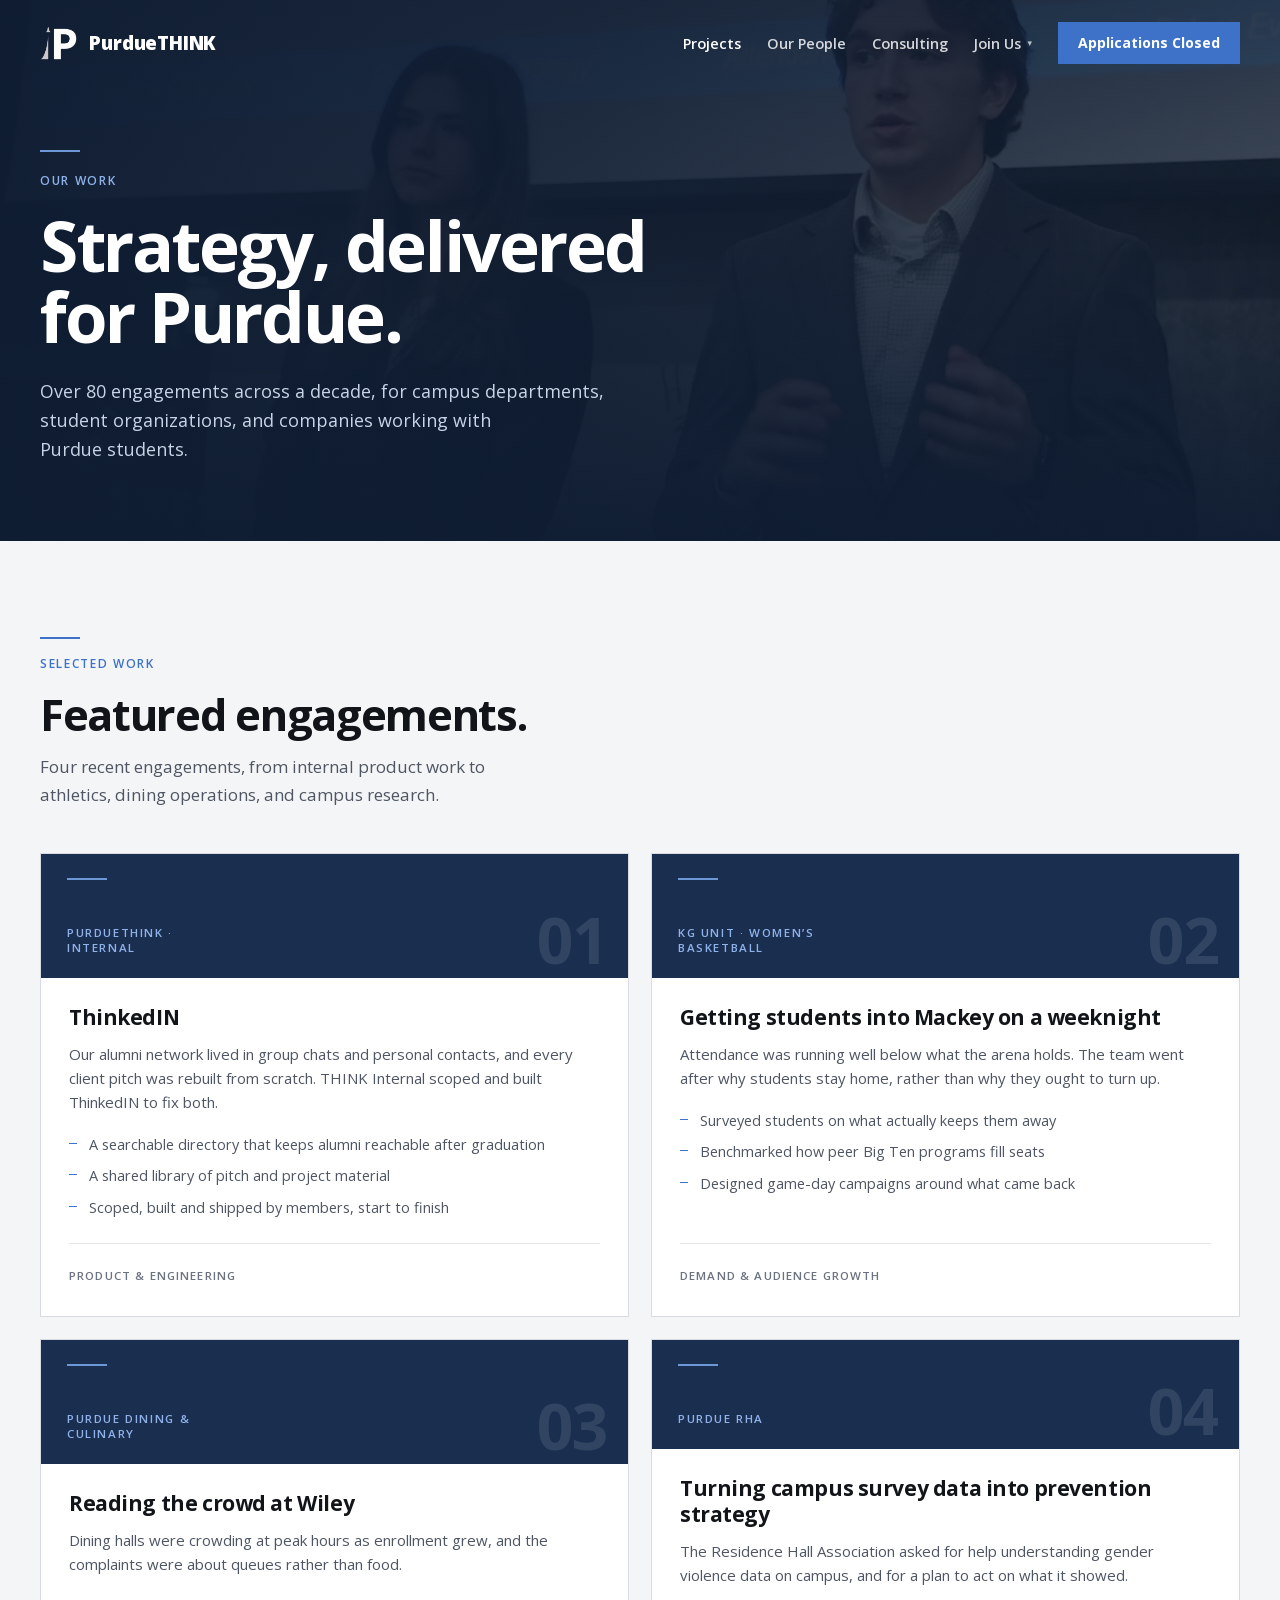
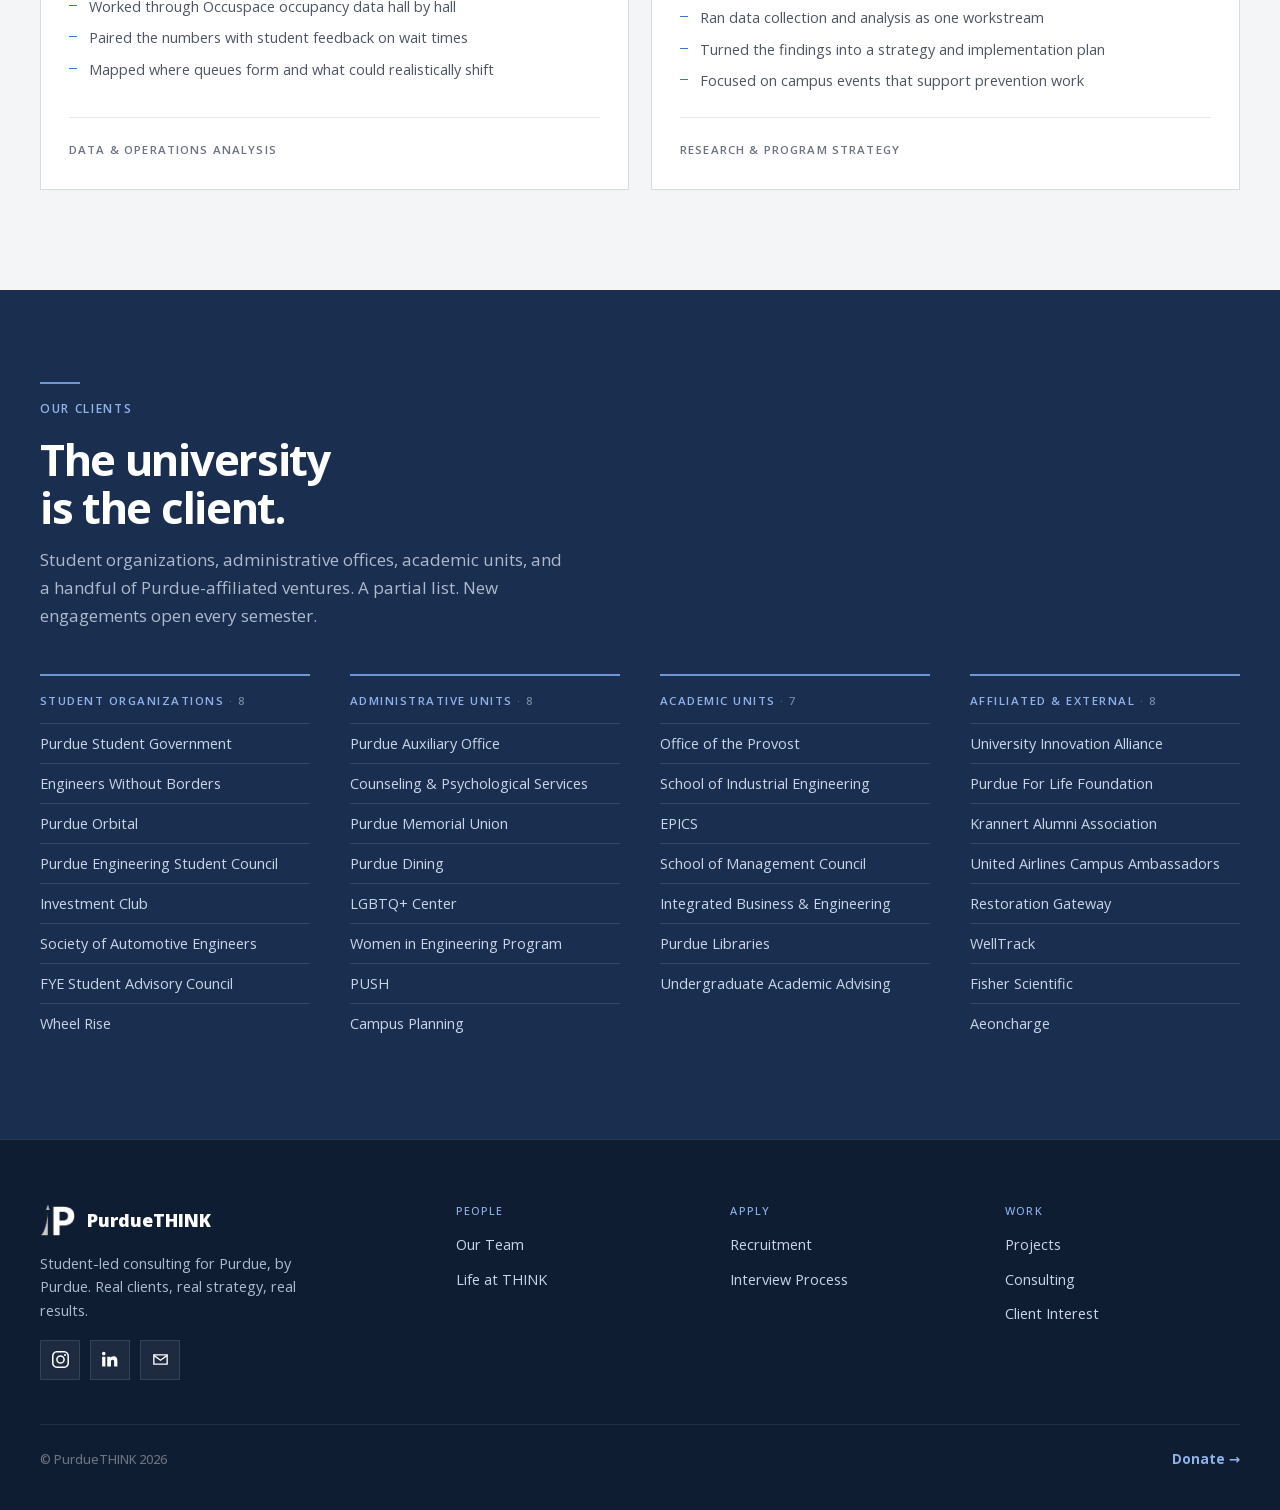
<file: projects/index.html>
<!DOCTYPE html>
<html lang="en">
<head>
<meta charset="utf-8">
<meta name="viewport" content="width=device-width, initial-scale=1">
<title>PurdueTHINK Projects &middot; PurdueTHINK</title>
<meta name="description" content="Featured PurdueTHINK engagements, from internal product work to athletics, dining operations and campus research, plus the campus organizations we work with.">
<link rel="canonical" href="https://purduethink.com/projects">
<meta name="robots" content="index, follow">
<meta property="og:type" content="website">
<meta property="og:site_name" content="PurdueTHINK">
<meta property="og:title" content="PurdueTHINK Projects &middot; PurdueTHINK">
<meta property="og:description" content="Featured PurdueTHINK engagements, from internal product work to athletics, dining operations and campus research, plus the campus organizations we work with.">
<meta property="og:url" content="https://purduethink.com/projects">
<meta property="og:image" content="https://purduethink.com/og-image-f26.jpg">
<meta property="og:image:width" content="1200">
<meta property="og:image:height" content="630">
<meta name="twitter:card" content="summary_large_image">
<meta name="twitter:title" content="PurdueTHINK Projects &middot; PurdueTHINK">
<meta name="twitter:description" content="Featured PurdueTHINK engagements, from internal product work to athletics, dining operations and campus research, plus the campus organizations we work with.">
<meta name="twitter:image" content="https://purduethink.com/og-image-f26.jpg">
<meta name="theme-color" content="#0F1D33">
<link rel="icon" href="/favicon.ico" sizes="any">
<link rel="icon" type="image/png" sizes="192x192" href="/icon-192.png">
<link rel="apple-touch-icon" href="/apple-touch-icon.png">
<link rel="stylesheet" href="/css/site.css?v=14">
<script type="application/ld+json">{"@context":"https://schema.org","@type":"BreadcrumbList","itemListElement":[{"@type":"ListItem","position":1,"name":"Home","item":"https://purduethink.com/"},{"@type":"ListItem","position":2,"name":"Projects","item":"https://purduethink.com/projects"}]}</script>
</head>
<body>
<div class="ptk" id="ptk-root" style="background: #1A2F50; overflow-x: hidden;">
<nav id="ptk-nav" data-screen-label="Nav" style="position: fixed; top: 0; left: 0; right: 0; z-index: 200; display: flex; align-items: center; justify-content: space-between; padding: 22px 40px; background: transparent; border-bottom: 1px solid transparent; transition: padding .3s ease, background .3s ease, box-shadow .3s ease, border-color .3s ease;">
    <a href="/" style="display: flex; align-items: center; gap: 12px; text-decoration: none;">
      <img data-navlogo="" src="/img/img-13.png" alt="PurdueTHINK" style="height: 34px; width: auto; transition: height .3s ease;" loading="lazy">
      <span style="color: #fff; font-weight: 800; font-size: 19px; letter-spacing: -0.01em;">Purdue<span style="font-weight: 800;">THINK</span></span>
    </a>
    <button class="ptk-navtoggle" type="button" aria-label="Menu" aria-expanded="false" aria-controls="ptk-nav"><span></span></button>
    <div style="display: flex; align-items: center; gap: 26px;">
      <a class="h01" href="/projects" aria-current="page" style="color: #fff; text-decoration: none; font-size: 14.5px; font-weight: 600; white-space: nowrap;">Projects</a>
      <a class="h01" href="/our-people" style="color: rgba(255,255,255,0.82); text-decoration: none; font-size: 14.5px; font-weight: 600; white-space: nowrap;">Our People</a>
      <a class="h01" href="/about-consulting" style="color: rgba(255,255,255,0.82); text-decoration: none; font-size: 14.5px; font-weight: 600; white-space: nowrap;">Consulting</a>
      <div class="ptk-applywrap" style="position: relative; display: flex; align-items: center;">
        <a class="h01" href="/recruitment-timeline" style="color: rgba(255,255,255,0.82); text-decoration: none; font-size: 14.5px; font-weight: 600; white-space: nowrap; display: inline-flex; align-items: center; gap: 6px;">Join Us <span style="font-size: 9px; opacity: 0.85;">▾</span></a>
        <div class="ptk-applymenu" style="position: absolute; top: 100%; right: 0; left: auto; margin-top: 12px; min-width: 210px; background: #13243F; border: 1px solid rgba(255,255,255,0.1); padding: 8px; opacity: 0; visibility: hidden; transform: translateY(-6px); transition: opacity .18s ease, transform .18s ease, visibility .18s;">
          <a class="h02" href="/recruitment-timeline" style="display: block; padding: 11px 13px; color: #C9D4E6; text-decoration: none; font-size: 14px; font-weight: 600;">Recruitment</a>
          <a class="h02" href="/interview-process" style="display: block; padding: 11px 13px; color: #C9D4E6; text-decoration: none; font-size: 14px; font-weight: 600;">Interview Process</a>
        </div>
      </div>
      <a class="h03" href="/recruitment-timeline" style="display: inline-flex; align-items: center; gap: 8px; background: #3E72C8; color: #fff; text-decoration: none; font-size: 14px; font-weight: 700; padding: 10px 20px; white-space: nowrap;">Applications Closed</a>
    </div>
  </nav>

  <main id="projects">
<!-- hero -->
    <section data-screen-label="Projects Hero" style="position: relative; background: #0F1D33; padding: 150px 40px 78px; overflow: hidden;">
      <img src="/img/hero-projects.webp" alt="" aria-hidden="true" style="position: absolute; inset: 0; width: 100%; height: 100%; object-fit: cover; object-position: 58% 26%; opacity: 0.40;">
      <div style="position: absolute; inset: 0; background: linear-gradient(90deg, rgba(15,29,51,0.96) 0%, rgba(15,29,51,0.72) 46%, rgba(15,29,51,0.28) 100%);"></div>
      <div style="position: absolute; inset: 0; background: linear-gradient(180deg, rgba(15,29,51,0.55) 0%, rgba(15,29,51,0.10) 40%, rgba(15,29,51,0.92) 100%);"></div>
      <div style="position: relative; max-width: 1200px; margin: 0 auto;">
        <div style="width: 40px; height: 2px; background: #6E97D8; margin-bottom: 22px;"></div>
        <div style="font: 600 12px/1.2 var(--font-sans); letter-spacing: 0.14em; text-transform: uppercase; color: #8FB2EA; margin-bottom: 22px;">Our work</div>
        <h1 style="margin: 0; color: #fff; font-weight: 700; font-size: clamp(40px, 5.4vw, 76px); line-height: 1.02; letter-spacing: -0.035em; max-width: 17ch; text-wrap: balance;">Strategy, delivered for Purdue.</h1>
        <p style="margin: 26px 0 0; color: #C9D4E6; font-size: clamp(16px, 1.4vw, 20px); line-height: 1.6; max-width: 58ch; text-wrap: pretty;">Over 80 engagements across a decade, for campus departments, student organizations, and companies working with Purdue students.</p>
      </div>
    </section>

    <!-- selected work -->
    <section id="proj-spotlight" data-screen-label="Spotlight" style="background: #F4F5F7; padding: 96px 40px 100px;">
      <div style="max-width: 1200px; margin: 0 auto;">
        <div data-reveal="" style="display: flex; align-items: flex-end; justify-content: space-between; gap: 28px; flex-wrap: wrap; margin-bottom: 44px;">
          <div style="max-width: 56ch;">
            <div style="width: 40px; height: 2px; background: #3E72C8; margin-bottom: 18px;"></div>
            <div style="font: 600 12px/1.2 var(--font-sans); letter-spacing: 0.14em; text-transform: uppercase; color: #3E72C8; margin-bottom: 18px;">Selected work</div>
            <h2 style="margin: 0 0 14px; color: #111418; font-weight: 700; font-size: clamp(28px, 3.4vw, 44px); letter-spacing: -0.03em; max-width: 20ch;">Featured engagements.</h2>
            <p style="margin: 0; color: #4E5663; font-size: 17px; line-height: 1.65;">Four recent engagements, from internal product work to athletics, dining operations, and campus research.</p>
          </div>
          
        </div>
        <div style="display: grid; grid-template-columns: repeat(auto-fit, minmax(420px, 1fr)); gap: 22px; align-items: stretch;">
        <div data-reveal="" style="display: flex; flex-direction: column; border: 1px solid #D8DCE2; background: #FFFFFF;">
          <!-- swap this panel for a project photo when one is available -->
          <div style="position: relative; background: #1A2F50; padding: 24px 26px 22px; overflow: hidden;">
            <div style="width: 40px; height: 2px; background: #6E97D8; margin-bottom: 46px;"></div>
            <div style="font: 600 11.5px/1.3 var(--font-sans); letter-spacing: 0.14em; text-transform: uppercase; color: #8FB2EA; max-width: 22ch;">PurdueTHINK &middot; Internal</div>
            <div style="position: absolute; right: 22px; bottom: 6px; font: 700 64px/1 var(--font-sans); color: rgba(255,255,255,0.10); letter-spacing: -0.04em;">01</div>
          </div>
          <div style="display: flex; flex-direction: column; flex: 1; padding: 26px 28px 28px;">
            <h3 style="margin: 0 0 12px; color: #111418; font-weight: 700; font-size: 21px; line-height: 1.25; letter-spacing: -0.02em;">ThinkedIN</h3>
            <p style="margin: 0 0 20px; color: #4E5663; font-size: 15px; line-height: 1.6;">Our alumni network lived in group chats and personal contacts, and every client pitch was rebuilt from scratch. THINK Internal scoped and built ThinkedIN to fix both.</p>
            <ul style="margin: 0 0 24px; padding: 0; list-style: none;">
              <li style="position: relative; padding-left: 20px; color: #4E5663; font-size: 14.5px; line-height: 1.55; margin-bottom: 9px;"><span style="position: absolute; left: 0; top: 9px; width: 8px; height: 1px; background: #3E72C8;"></span>A searchable directory that keeps alumni reachable after graduation</li>
              <li style="position: relative; padding-left: 20px; color: #4E5663; font-size: 14.5px; line-height: 1.55; margin-bottom: 9px;"><span style="position: absolute; left: 0; top: 9px; width: 8px; height: 1px; background: #3E72C8;"></span>A shared library of pitch and project material</li>
              <li style="position: relative; padding-left: 20px; color: #4E5663; font-size: 14.5px; line-height: 1.55;"><span style="position: absolute; left: 0; top: 9px; width: 8px; height: 1px; background: #3E72C8;"></span>Scoped, built and shipped by members, start to finish</li>
            </ul>
            <div style="margin-top: auto; padding-top: 18px; border-top: 1px solid #E2E6EC;"><span style="font: 600 11.5px/1.2 var(--font-sans); letter-spacing: 0.1em; text-transform: uppercase; color: #6B7280;">Product &amp; engineering</span></div>
          </div>
        </div>
        <div data-reveal="" style="display: flex; flex-direction: column; border: 1px solid #D8DCE2; background: #FFFFFF;">
          <!-- swap this panel for a project photo when one is available -->
          <div style="position: relative; background: #1A2F50; padding: 24px 26px 22px; overflow: hidden;">
            <div style="width: 40px; height: 2px; background: #6E97D8; margin-bottom: 46px;"></div>
            <div style="font: 600 11.5px/1.3 var(--font-sans); letter-spacing: 0.14em; text-transform: uppercase; color: #8FB2EA; max-width: 22ch;">KG Unit &middot; Women&rsquo;s Basketball</div>
            <div style="position: absolute; right: 22px; bottom: 6px; font: 700 64px/1 var(--font-sans); color: rgba(255,255,255,0.10); letter-spacing: -0.04em;">02</div>
          </div>
          <div style="display: flex; flex-direction: column; flex: 1; padding: 26px 28px 28px;">
            <h3 style="margin: 0 0 12px; color: #111418; font-weight: 700; font-size: 21px; line-height: 1.25; letter-spacing: -0.02em;">Getting students into Mackey on a weeknight</h3>
            <p style="margin: 0 0 20px; color: #4E5663; font-size: 15px; line-height: 1.6;">Attendance was running well below what the arena holds. The team went after why students stay home, rather than why they ought to turn up.</p>
            <ul style="margin: 0 0 24px; padding: 0; list-style: none;">
              <li style="position: relative; padding-left: 20px; color: #4E5663; font-size: 14.5px; line-height: 1.55; margin-bottom: 9px;"><span style="position: absolute; left: 0; top: 9px; width: 8px; height: 1px; background: #3E72C8;"></span>Surveyed students on what actually keeps them away</li>
              <li style="position: relative; padding-left: 20px; color: #4E5663; font-size: 14.5px; line-height: 1.55; margin-bottom: 9px;"><span style="position: absolute; left: 0; top: 9px; width: 8px; height: 1px; background: #3E72C8;"></span>Benchmarked how peer Big Ten programs fill seats</li>
              <li style="position: relative; padding-left: 20px; color: #4E5663; font-size: 14.5px; line-height: 1.55;"><span style="position: absolute; left: 0; top: 9px; width: 8px; height: 1px; background: #3E72C8;"></span>Designed game-day campaigns around what came back</li>
            </ul>
            <div style="margin-top: auto; padding-top: 18px; border-top: 1px solid #E2E6EC;"><span style="font: 600 11.5px/1.2 var(--font-sans); letter-spacing: 0.1em; text-transform: uppercase; color: #6B7280;">Demand &amp; audience growth</span></div>
          </div>
        </div>
        <div data-reveal="" style="display: flex; flex-direction: column; border: 1px solid #D8DCE2; background: #FFFFFF;">
          <!-- swap this panel for a project photo when one is available -->
          <div style="position: relative; background: #1A2F50; padding: 24px 26px 22px; overflow: hidden;">
            <div style="width: 40px; height: 2px; background: #6E97D8; margin-bottom: 46px;"></div>
            <div style="font: 600 11.5px/1.3 var(--font-sans); letter-spacing: 0.14em; text-transform: uppercase; color: #8FB2EA; max-width: 22ch;">Purdue Dining &amp; Culinary</div>
            <div style="position: absolute; right: 22px; bottom: 6px; font: 700 64px/1 var(--font-sans); color: rgba(255,255,255,0.10); letter-spacing: -0.04em;">03</div>
          </div>
          <div style="display: flex; flex-direction: column; flex: 1; padding: 26px 28px 28px;">
            <h3 style="margin: 0 0 12px; color: #111418; font-weight: 700; font-size: 21px; line-height: 1.25; letter-spacing: -0.02em;">Reading the crowd at Wiley</h3>
            <p style="margin: 0 0 20px; color: #4E5663; font-size: 15px; line-height: 1.6;">Dining halls were crowding at peak hours as enrollment grew, and the complaints were about queues rather than food.</p>
            <ul style="margin: 0 0 24px; padding: 0; list-style: none;">
              <li style="position: relative; padding-left: 20px; color: #4E5663; font-size: 14.5px; line-height: 1.55; margin-bottom: 9px;"><span style="position: absolute; left: 0; top: 9px; width: 8px; height: 1px; background: #3E72C8;"></span>Worked through Occuspace occupancy data hall by hall</li>
              <li style="position: relative; padding-left: 20px; color: #4E5663; font-size: 14.5px; line-height: 1.55; margin-bottom: 9px;"><span style="position: absolute; left: 0; top: 9px; width: 8px; height: 1px; background: #3E72C8;"></span>Paired the numbers with student feedback on wait times</li>
              <li style="position: relative; padding-left: 20px; color: #4E5663; font-size: 14.5px; line-height: 1.55;"><span style="position: absolute; left: 0; top: 9px; width: 8px; height: 1px; background: #3E72C8;"></span>Mapped where queues form and what could realistically shift</li>
            </ul>
            <div style="margin-top: auto; padding-top: 18px; border-top: 1px solid #E2E6EC;"><span style="font: 600 11.5px/1.2 var(--font-sans); letter-spacing: 0.1em; text-transform: uppercase; color: #6B7280;">Data &amp; operations analysis</span></div>
          </div>
        </div>
        <div data-reveal="" style="display: flex; flex-direction: column; border: 1px solid #D8DCE2; background: #FFFFFF;">
          <!-- swap this panel for a project photo when one is available -->
          <div style="position: relative; background: #1A2F50; padding: 24px 26px 22px; overflow: hidden;">
            <div style="width: 40px; height: 2px; background: #6E97D8; margin-bottom: 46px;"></div>
            <div style="font: 600 11.5px/1.3 var(--font-sans); letter-spacing: 0.14em; text-transform: uppercase; color: #8FB2EA; max-width: 22ch;">Purdue RHA</div>
            <div style="position: absolute; right: 22px; bottom: 6px; font: 700 64px/1 var(--font-sans); color: rgba(255,255,255,0.10); letter-spacing: -0.04em;">04</div>
          </div>
          <div style="display: flex; flex-direction: column; flex: 1; padding: 26px 28px 28px;">
            <h3 style="margin: 0 0 12px; color: #111418; font-weight: 700; font-size: 21px; line-height: 1.25; letter-spacing: -0.02em;">Turning campus survey data into prevention strategy</h3>
            <p style="margin: 0 0 20px; color: #4E5663; font-size: 15px; line-height: 1.6;">The Residence Hall Association asked for help understanding gender violence data on campus, and for a plan to act on what it showed.</p>
            <ul style="margin: 0 0 24px; padding: 0; list-style: none;">
              <li style="position: relative; padding-left: 20px; color: #4E5663; font-size: 14.5px; line-height: 1.55; margin-bottom: 9px;"><span style="position: absolute; left: 0; top: 9px; width: 8px; height: 1px; background: #3E72C8;"></span>Ran data collection and analysis as one workstream</li>
              <li style="position: relative; padding-left: 20px; color: #4E5663; font-size: 14.5px; line-height: 1.55; margin-bottom: 9px;"><span style="position: absolute; left: 0; top: 9px; width: 8px; height: 1px; background: #3E72C8;"></span>Turned the findings into a strategy and implementation plan</li>
              <li style="position: relative; padding-left: 20px; color: #4E5663; font-size: 14.5px; line-height: 1.55;"><span style="position: absolute; left: 0; top: 9px; width: 8px; height: 1px; background: #3E72C8;"></span>Focused on campus events that support prevention work</li>
            </ul>
            <div style="margin-top: auto; padding-top: 18px; border-top: 1px solid #E2E6EC;"><span style="font: 600 11.5px/1.2 var(--font-sans); letter-spacing: 0.1em; text-transform: uppercase; color: #6B7280;">Research &amp; program strategy</span></div>
          </div>
        </div>
        </div>
      </div>
    </section>

    <!-- clients -->
    <section data-screen-label="Clients" style="background: #1A2F50; padding: 92px 40px 96px;">
      <div style="max-width: 1200px; margin: 0 auto;">
        <div data-reveal="" style="max-width: 58ch; margin-bottom: 44px;">
          <div style="width: 40px; height: 2px; background: #6E97D8; margin-bottom: 18px;"></div>
          <div style="font: 600 12px/1.2 var(--font-sans); letter-spacing: 0.14em; text-transform: uppercase; color: #8FB2EA; margin-bottom: 18px;">Our clients</div>
          <h2 style="margin: 0 0 14px; color: #fff; font-weight: 700; font-size: clamp(28px, 3.4vw, 44px); letter-spacing: -0.03em; max-width: 20ch;">The university is the client.</h2>
          <p style="margin: 0; color: #AEB9CC; font-size: 17px; line-height: 1.65;">Student organizations, administrative offices, academic units, and a handful of Purdue-affiliated ventures. A partial list. New engagements open every semester.</p>
        </div>
        <div style="display: grid; grid-template-columns: repeat(4, 1fr); gap: 20px 40px;">
        <div data-reveal="" style="border-top: 2px solid #6E97D8; padding-top: 18px;">
          <div style="font: 600 11.5px/1.3 var(--font-sans); letter-spacing: 0.13em; text-transform: uppercase; color: #8FB2EA; margin-bottom: 14px;">Student organizations<span style="color: #7C8CA6; font-weight: 500;"> &middot; 8</span></div>
          <ul style="margin: 0; padding: 0; list-style: none;">
            <li style="padding: 9px 0; border-top: 1px solid rgba(255,255,255,0.12); color: #C9D4E6; font-size: 14.5px; line-height: 1.45;">Purdue Student Government</li>
            <li style="padding: 9px 0; border-top: 1px solid rgba(255,255,255,0.12); color: #C9D4E6; font-size: 14.5px; line-height: 1.45;">Engineers Without Borders</li>
            <li style="padding: 9px 0; border-top: 1px solid rgba(255,255,255,0.12); color: #C9D4E6; font-size: 14.5px; line-height: 1.45;">Purdue Orbital</li>
            <li style="padding: 9px 0; border-top: 1px solid rgba(255,255,255,0.12); color: #C9D4E6; font-size: 14.5px; line-height: 1.45;">Purdue Engineering Student Council</li>
            <li style="padding: 9px 0; border-top: 1px solid rgba(255,255,255,0.12); color: #C9D4E6; font-size: 14.5px; line-height: 1.45;">Investment Club</li>
            <li style="padding: 9px 0; border-top: 1px solid rgba(255,255,255,0.12); color: #C9D4E6; font-size: 14.5px; line-height: 1.45;">Society of Automotive Engineers</li>
            <li style="padding: 9px 0; border-top: 1px solid rgba(255,255,255,0.12); color: #C9D4E6; font-size: 14.5px; line-height: 1.45;">FYE Student Advisory Council</li>
            <li style="padding: 9px 0; border-top: 1px solid rgba(255,255,255,0.12); color: #C9D4E6; font-size: 14.5px; line-height: 1.45;">Wheel Rise</li>
          </ul>
        </div>
        <div data-reveal="" style="border-top: 2px solid #6E97D8; padding-top: 18px;">
          <div style="font: 600 11.5px/1.3 var(--font-sans); letter-spacing: 0.13em; text-transform: uppercase; color: #8FB2EA; margin-bottom: 14px;">Administrative units<span style="color: #7C8CA6; font-weight: 500;"> &middot; 8</span></div>
          <ul style="margin: 0; padding: 0; list-style: none;">
            <li style="padding: 9px 0; border-top: 1px solid rgba(255,255,255,0.12); color: #C9D4E6; font-size: 14.5px; line-height: 1.45;">Purdue Auxiliary Office</li>
            <li style="padding: 9px 0; border-top: 1px solid rgba(255,255,255,0.12); color: #C9D4E6; font-size: 14.5px; line-height: 1.45;">Counseling &amp; Psychological Services</li>
            <li style="padding: 9px 0; border-top: 1px solid rgba(255,255,255,0.12); color: #C9D4E6; font-size: 14.5px; line-height: 1.45;">Purdue Memorial Union</li>
            <li style="padding: 9px 0; border-top: 1px solid rgba(255,255,255,0.12); color: #C9D4E6; font-size: 14.5px; line-height: 1.45;">Purdue Dining</li>
            <li style="padding: 9px 0; border-top: 1px solid rgba(255,255,255,0.12); color: #C9D4E6; font-size: 14.5px; line-height: 1.45;">LGBTQ+ Center</li>
            <li style="padding: 9px 0; border-top: 1px solid rgba(255,255,255,0.12); color: #C9D4E6; font-size: 14.5px; line-height: 1.45;">Women in Engineering Program</li>
            <li style="padding: 9px 0; border-top: 1px solid rgba(255,255,255,0.12); color: #C9D4E6; font-size: 14.5px; line-height: 1.45;">PUSH</li>
            <li style="padding: 9px 0; border-top: 1px solid rgba(255,255,255,0.12); color: #C9D4E6; font-size: 14.5px; line-height: 1.45;">Campus Planning</li>
          </ul>
        </div>
        <div data-reveal="" style="border-top: 2px solid #6E97D8; padding-top: 18px;">
          <div style="font: 600 11.5px/1.3 var(--font-sans); letter-spacing: 0.13em; text-transform: uppercase; color: #8FB2EA; margin-bottom: 14px;">Academic units<span style="color: #7C8CA6; font-weight: 500;"> &middot; 7</span></div>
          <ul style="margin: 0; padding: 0; list-style: none;">
            <li style="padding: 9px 0; border-top: 1px solid rgba(255,255,255,0.12); color: #C9D4E6; font-size: 14.5px; line-height: 1.45;">Office of the Provost</li>
            <li style="padding: 9px 0; border-top: 1px solid rgba(255,255,255,0.12); color: #C9D4E6; font-size: 14.5px; line-height: 1.45;">School of Industrial Engineering</li>
            <li style="padding: 9px 0; border-top: 1px solid rgba(255,255,255,0.12); color: #C9D4E6; font-size: 14.5px; line-height: 1.45;">EPICS</li>
            <li style="padding: 9px 0; border-top: 1px solid rgba(255,255,255,0.12); color: #C9D4E6; font-size: 14.5px; line-height: 1.45;">School of Management Council</li>
            <li style="padding: 9px 0; border-top: 1px solid rgba(255,255,255,0.12); color: #C9D4E6; font-size: 14.5px; line-height: 1.45;">Integrated Business &amp; Engineering</li>
            <li style="padding: 9px 0; border-top: 1px solid rgba(255,255,255,0.12); color: #C9D4E6; font-size: 14.5px; line-height: 1.45;">Purdue Libraries</li>
            <li style="padding: 9px 0; border-top: 1px solid rgba(255,255,255,0.12); color: #C9D4E6; font-size: 14.5px; line-height: 1.45;">Undergraduate Academic Advising</li>
          </ul>
        </div>
        <div data-reveal="" style="border-top: 2px solid #6E97D8; padding-top: 18px;">
          <div style="font: 600 11.5px/1.3 var(--font-sans); letter-spacing: 0.13em; text-transform: uppercase; color: #8FB2EA; margin-bottom: 14px;">Affiliated &amp; external<span style="color: #7C8CA6; font-weight: 500;"> &middot; 8</span></div>
          <ul style="margin: 0; padding: 0; list-style: none;">
            <li style="padding: 9px 0; border-top: 1px solid rgba(255,255,255,0.12); color: #C9D4E6; font-size: 14.5px; line-height: 1.45;">University Innovation Alliance</li>
            <li style="padding: 9px 0; border-top: 1px solid rgba(255,255,255,0.12); color: #C9D4E6; font-size: 14.5px; line-height: 1.45;">Purdue For Life Foundation</li>
            <li style="padding: 9px 0; border-top: 1px solid rgba(255,255,255,0.12); color: #C9D4E6; font-size: 14.5px; line-height: 1.45;">Krannert Alumni Association</li>
            <li style="padding: 9px 0; border-top: 1px solid rgba(255,255,255,0.12); color: #C9D4E6; font-size: 14.5px; line-height: 1.45;">United Airlines Campus Ambassadors</li>
            <li style="padding: 9px 0; border-top: 1px solid rgba(255,255,255,0.12); color: #C9D4E6; font-size: 14.5px; line-height: 1.45;">Restoration Gateway</li>
            <li style="padding: 9px 0; border-top: 1px solid rgba(255,255,255,0.12); color: #C9D4E6; font-size: 14.5px; line-height: 1.45;">WellTrack</li>
            <li style="padding: 9px 0; border-top: 1px solid rgba(255,255,255,0.12); color: #C9D4E6; font-size: 14.5px; line-height: 1.45;">Fisher Scientific</li>
            <li style="padding: 9px 0; border-top: 1px solid rgba(255,255,255,0.12); color: #C9D4E6; font-size: 14.5px; line-height: 1.45;">Aeoncharge</li>
          </ul>
        </div>
        </div>
      </div>
    </section>
  </main>

<footer data-screen-label="Footer" style="background: #0F1D33; border-top: 1px solid rgba(255,255,255,0.12); padding: 64px 40px 40px;">
    <div style="max-width: 1200px; margin: 0 auto;">
      <div style="display: grid; grid-template-columns: 1.6fr 1fr 1fr 1fr; gap: 40px; padding-bottom: 44px; border-bottom: 1px solid rgba(255,255,255,0.08);">
        <div>
          <div style="display: flex; align-items: center; gap: 12px; margin-bottom: 16px;">
            <img src="/img/img-13.png" alt="" style="height: 32px;" loading="lazy">
            <span style="color: #fff; font-weight: 800; font-size: 18px;">PurdueTHINK</span>
          </div>
          <p style="margin: 0 0 18px; color: #AEB9CC; font-size: 14.5px; line-height: 1.6; max-width: 36ch;">Student-led consulting for Purdue, by Purdue. Real clients, real strategy, real results.</p>
          <div style="display: flex; gap: 10px;">
            <a class="h09" href="https://www.instagram.com/purduethink_/" target="_blank" rel="noopener" aria-label="Instagram" style="width: 38px; height: 38px; background: rgba(255,255,255,0.06); border: 1px solid rgba(255,255,255,0.1); display: flex; align-items: center; justify-content: center; color: #fff; text-decoration: none;"><svg width="17" height="17" viewBox="0 0 24 24" fill="currentColor" aria-hidden="true"><path d="M12 2.16c3.2 0 3.58.01 4.85.07 1.17.05 1.8.25 2.23.41.56.22.96.48 1.38.9.42.42.68.82.9 1.38.16.42.36 1.06.41 2.23.06 1.27.07 1.65.07 4.85s-.01 3.58-.07 4.85c-.05 1.17-.25 1.8-.41 2.23-.22.56-.48.96-.9 1.38-.42.42-.82.68-1.38.9-.42.16-1.06.36-2.23.41-1.27.06-1.65.07-4.85.07s-3.58-.01-4.85-.07c-1.17-.05-1.8-.25-2.23-.41-.56-.22-.96-.48-1.38-.9-.42-.42-.68-.82-.9-1.38-.16-.42-.36-1.06-.41-2.23-.06-1.27-.07-1.65-.07-4.85s.01-3.58.07-4.85c.05-1.17.25-1.8.41-2.23.22-.56.48-.96.9-1.38.42-.42.82-.68 1.38-.9.42-.16 1.06-.36 2.23-.41 1.27-.06 1.65-.07 4.85-.07M12 0C8.74 0 8.33.01 7.05.07 5.78.13 4.9.33 4.14.63c-.79.3-1.46.72-2.12 1.39C1.35 2.68.93 3.35.63 4.14.33 4.9.13 5.78.07 7.05.01 8.33 0 8.74 0 12s.01 3.67.07 4.95c.06 1.27.26 2.15.56 2.91.3.79.72 1.46 1.39 2.12.66.66 1.33 1.08 2.12 1.39.76.3 1.64.5 2.91.56C8.33 23.99 8.74 24 12 24s3.67-.01 4.95-.07c1.27-.06 2.15-.26 2.91-.56.79-.3 1.46-.72 2.12-1.39.66-.66 1.08-1.33 1.39-2.12.3-.76.5-1.64.56-2.91.06-1.28.07-1.69.07-4.95s-.01-3.67-.07-4.95c-.06-1.27-.26-2.15-.56-2.91-.3-.79-.72-1.46-1.39-2.12-.66-.66-1.33-1.08-2.12-1.39-.76-.3-1.64-.5-2.91-.56C15.67.01 15.26 0 12 0z"></path><path d="M12 5.84A6.16 6.16 0 1 0 18.16 12 6.16 6.16 0 0 0 12 5.84zM12 16a4 4 0 1 1 4-4 4 4 0 0 1-4 4z"></path><path d="M18.41 4.15a1.44 1.44 0 1 0 1.44 1.44 1.44 1.44 0 0 0-1.44-1.44z"></path></svg></a>
            <a class="h09" href="https://www.linkedin.com/company/purduethink/" target="_blank" rel="noopener" aria-label="LinkedIn" style="width: 38px; height: 38px; background: rgba(255,255,255,0.06); border: 1px solid rgba(255,255,255,0.1); display: flex; align-items: center; justify-content: center; color: #fff; text-decoration: none;"><svg width="17" height="17" viewBox="0 0 24 24" fill="currentColor" aria-hidden="true"><path d="M4.98 3.5C4.98 4.88 3.87 6 2.49 6 1.12 6 0 4.88 0 3.5 0 2.12 1.12 1 2.5 1 3.87 1 4.98 2.12 4.98 3.5zM.2 8h4.6v14H.2V8zm7.2 0h4.41v1.92h.06c.61-1.16 2.11-2.38 4.34-2.38 4.64 0 5.5 3.05 5.5 7.02V22h-4.6v-6.2c0-1.48-.03-3.38-2.06-3.38-2.06 0-2.38 1.61-2.38 3.27V22H7.4V8z"></path></svg></a>
            <a class="h09" href="mailto:purduethink@gmail.com" aria-label="Email" style="width: 38px; height: 38px; background: rgba(255,255,255,0.06); border: 1px solid rgba(255,255,255,0.1); display: flex; align-items: center; justify-content: center; color: #fff; text-decoration: none;"><svg width="17" height="17" viewBox="0 0 24 24" fill="none" stroke="currentColor" stroke-width="1.9" aria-hidden="true"><path d="M2.6 5.4h18.8v13.2H2.6z"></path><path d="M2.6 6.2 12 13l9.4-6.8"></path></svg></a>
          </div>
        </div>
        <div>
          <div style="font: 500 11px/1.2 var(--font-sans); letter-spacing: 0.1em; text-transform: uppercase; color: #8FB2EA; margin-bottom: 16px;">People</div>
          <a class="h01" href="/our-people" style="display: block; color: #C9D4E6; text-decoration: none; font-size: 14.5px; margin-bottom: 11px;">Our Team</a>
          <a class="h01" href="/our-people" data-target="life" style="display: block; color: #C9D4E6; text-decoration: none; font-size: 14.5px; margin-bottom: 11px;">Life at THINK</a>
        </div>
        <div>
          <div style="font: 500 11px/1.2 var(--font-sans); letter-spacing: 0.1em; text-transform: uppercase; color: #8FB2EA; margin-bottom: 16px;">Apply</div>
          <a class="h01" href="/recruitment-timeline" style="display: block; color: #C9D4E6; text-decoration: none; font-size: 14.5px; margin-bottom: 11px;">Recruitment</a>
          <a class="h01" href="/interview-process" style="display: block; color: #C9D4E6; text-decoration: none; font-size: 14.5px; margin-bottom: 11px;">Interview Process</a>
        </div>
        <div>
          <div style="font: 500 11px/1.2 var(--font-sans); letter-spacing: 0.1em; text-transform: uppercase; color: #8FB2EA; margin-bottom: 16px;">Work</div>
          <a class="h01" href="/projects" style="display: block; color: #C9D4E6; text-decoration: none; font-size: 14.5px; margin-bottom: 11px;">Projects</a>
          <a class="h01" href="/about-consulting" style="display: block; color: #C9D4E6; text-decoration: none; font-size: 14.5px; margin-bottom: 11px;">Consulting</a>
          <a class="h01" href="mailto:purduethink@gmail.com?subject=Project%20inquiry" style="display: block; color: #C9D4E6; text-decoration: none; font-size: 14.5px; margin-bottom: 11px;">Client Interest</a>
        </div>
      </div>
      <div style="display: flex; align-items: center; justify-content: space-between; padding-top: 24px; flex-wrap: wrap; gap: 12px;">
        <span style="color: #6B7280; font: 500 12.5px/1.4 var(--font-sans);">© PurdueTHINK 2026</span>
        <a class="h01" href="https://giving.purdue.edu/cart?dids=SO3476&amp;appealcode=17898" style="color: #8FB2EA; text-decoration: none; font-weight: 700; font-size: 13.5px;">Donate →</a>
      </div>
    </div>
  </footer>
</div>

<script src="/js/app.js?v=6"></script>
</body>
</html>
</file>
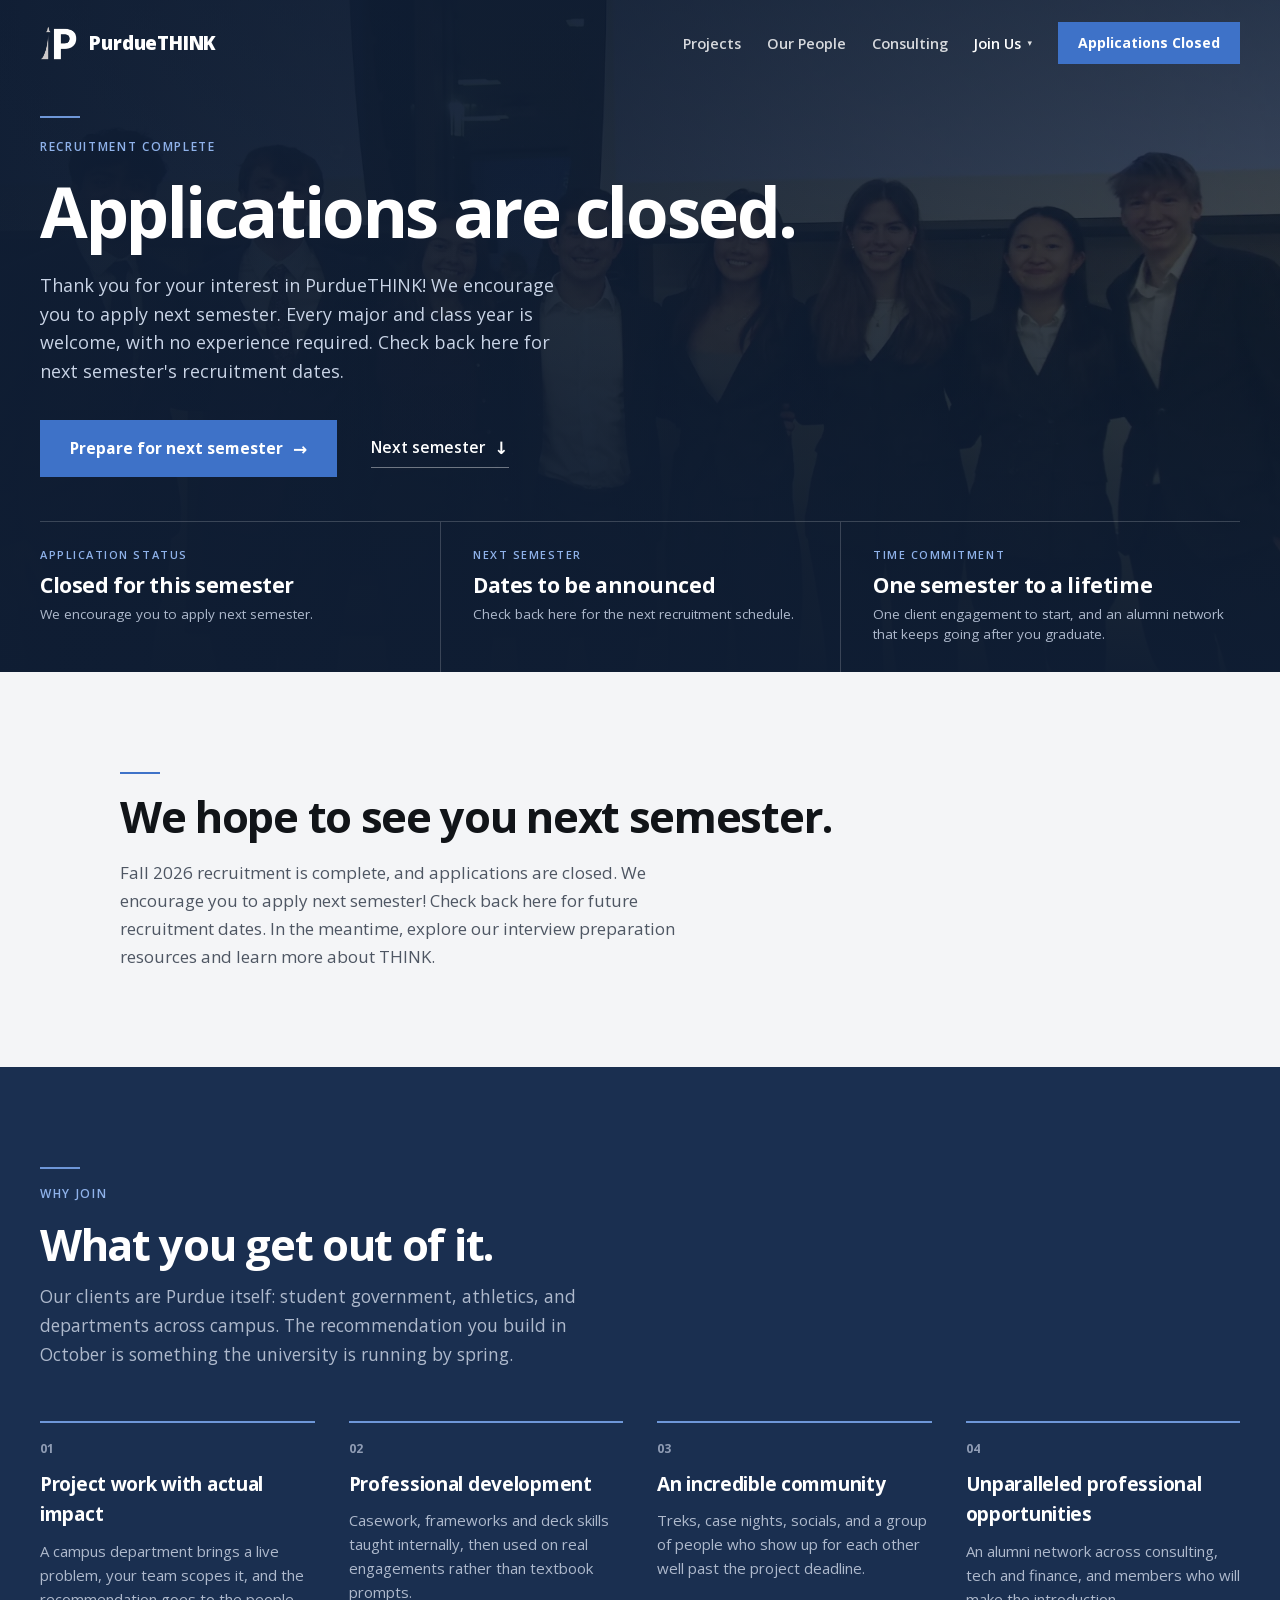
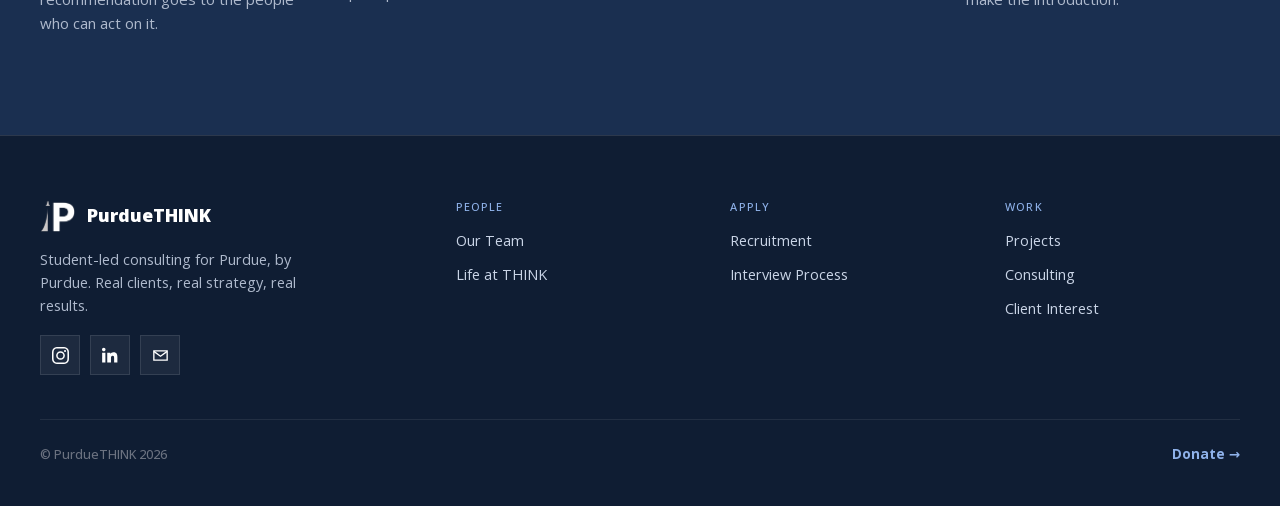
<file: recruitment-timeline/index.html>
<!DOCTYPE html>
<html lang="en">
<head>
<meta charset="utf-8">
<meta name="viewport" content="width=device-width, initial-scale=1">
<title>PurdueTHINK Recruitment &middot; PurdueTHINK</title>
<meta name="description" content="PurdueTHINK applications are closed for this semester. We encourage you to apply next semester! Check back for recruitment dates and explore how to prepare.">
<link rel="canonical" href="https://purduethink.com/recruitment-timeline">
<meta name="robots" content="index, follow">
<meta property="og:type" content="website">
<meta property="og:site_name" content="PurdueTHINK">
<meta property="og:title" content="PurdueTHINK Recruitment &middot; PurdueTHINK">
<meta property="og:description" content="PurdueTHINK applications are closed for this semester. We encourage you to apply next semester! Check back for recruitment dates and explore how to prepare.">
<meta property="og:url" content="https://purduethink.com/recruitment-timeline">
<meta property="og:image" content="https://purduethink.com/og-image-f26.jpg">
<meta property="og:image:width" content="1200">
<meta property="og:image:height" content="630">
<meta name="twitter:card" content="summary_large_image">
<meta name="twitter:title" content="PurdueTHINK Recruitment &middot; PurdueTHINK">
<meta name="twitter:description" content="PurdueTHINK applications are closed for this semester. We encourage you to apply next semester! Check back for recruitment dates and explore how to prepare.">
<meta name="twitter:image" content="https://purduethink.com/og-image-f26.jpg">
<meta name="theme-color" content="#0F1D33">
<link rel="icon" href="/favicon.ico" sizes="any">
<link rel="icon" type="image/png" sizes="192x192" href="/icon-192.png">
<link rel="apple-touch-icon" href="/apple-touch-icon.png">
<link rel="stylesheet" href="/css/site.css?v=14">
<script type="application/ld+json">{"@context":"https://schema.org","@type":"BreadcrumbList","itemListElement":[{"@type":"ListItem","position":1,"name":"Home","item":"https://purduethink.com/"},{"@type":"ListItem","position":2,"name":"Recruitment","item":"https://purduethink.com/recruitment-timeline"}]}</script>
</head>
<body>
<div class="ptk" id="ptk-root" style="background: #1A2F50; overflow-x: hidden;">
<nav id="ptk-nav" data-screen-label="Nav" style="position: fixed; top: 0; left: 0; right: 0; z-index: 200; display: flex; align-items: center; justify-content: space-between; padding: 22px 40px; background: transparent; border-bottom: 1px solid transparent; transition: padding .3s ease, background .3s ease, box-shadow .3s ease, border-color .3s ease;">
    <a href="/" style="display: flex; align-items: center; gap: 12px; text-decoration: none;">
      <img data-navlogo="" src="/img/img-13.png" alt="PurdueTHINK" style="height: 34px; width: auto; transition: height .3s ease;" loading="lazy">
      <span style="color: #fff; font-weight: 800; font-size: 19px; letter-spacing: -0.01em;">Purdue<span style="font-weight: 800;">THINK</span></span>
    </a>
    <button class="ptk-navtoggle" type="button" aria-label="Menu" aria-expanded="false" aria-controls="ptk-nav"><span></span></button>
    <div style="display: flex; align-items: center; gap: 26px;">
      <a class="h01" href="/projects" style="color: rgba(255,255,255,0.82); text-decoration: none; font-size: 14.5px; font-weight: 600; white-space: nowrap;">Projects</a>
      <a class="h01" href="/our-people" style="color: rgba(255,255,255,0.82); text-decoration: none; font-size: 14.5px; font-weight: 600; white-space: nowrap;">Our People</a>
      <a class="h01" href="/about-consulting" style="color: rgba(255,255,255,0.82); text-decoration: none; font-size: 14.5px; font-weight: 600; white-space: nowrap;">Consulting</a>
      <div class="ptk-applywrap" style="position: relative; display: flex; align-items: center;">
        <a class="h01" href="/recruitment-timeline" aria-current="page" style="color: #fff; text-decoration: none; font-size: 14.5px; font-weight: 600; white-space: nowrap; display: inline-flex; align-items: center; gap: 6px;">Join Us <span style="font-size: 9px; opacity: 0.85;">▾</span></a>
        <div class="ptk-applymenu" style="position: absolute; top: 100%; right: 0; left: auto; margin-top: 12px; min-width: 210px; background: #13243F; border: 1px solid rgba(255,255,255,0.1); padding: 8px; opacity: 0; visibility: hidden; transform: translateY(-6px); transition: opacity .18s ease, transform .18s ease, visibility .18s;">
          <a class="h02" href="/recruitment-timeline" style="display: block; padding: 11px 13px; color: #C9D4E6; text-decoration: none; font-size: 14px; font-weight: 600;">Recruitment</a>
          <a class="h02" href="/interview-process" style="display: block; padding: 11px 13px; color: #C9D4E6; text-decoration: none; font-size: 14px; font-weight: 600;">Interview Process</a>
        </div>
      </div>
      <a class="h03" href="/recruitment-timeline" style="display: inline-flex; align-items: center; gap: 8px; background: #3E72C8; color: #fff; text-decoration: none; font-size: 14px; font-weight: 700; padding: 10px 20px; white-space: nowrap;">Applications Closed</a>
    </div>
  </nav>

  <main id="apply">
<!-- hero -->
    <section data-screen-label="Apply Hero" style="position: relative; background: #0F1D33; padding: clamp(84px, 13vh, 116px) 40px 0; overflow: hidden;">
      <img src="/img/hero-apply.webp" alt="" aria-hidden="true" style="position: absolute; inset: 0; width: 100%; height: 100%; object-fit: cover; object-position: 52% 34%; opacity: 0.36;">
      <div style="position: absolute; inset: 0; background: linear-gradient(90deg, rgba(15,29,51,0.95) 0%, rgba(15,29,51,0.70) 48%, rgba(15,29,51,0.28) 100%);"></div>
      <div style="position: absolute; inset: 0; background: linear-gradient(180deg, rgba(15,29,51,0.5) 0%, rgba(15,29,51,0.12) 40%, rgba(15,29,51,0.94) 100%);"></div>
      <div style="position: relative; max-width: 1200px; margin: 0 auto;">
        <div style="width: 40px; height: 2px; background: #6E97D8; margin-bottom: 22px;"></div>
        <div style="font: 600 12px/1.2 var(--font-sans); letter-spacing: 0.14em; text-transform: uppercase; color: #8FB2EA; margin-bottom: 22px;">Recruitment complete</div>
        <h1 style="margin: 0; color: #fff; font-weight: 700; font-size: clamp(40px, 5.4vw, 76px); line-height: 1.02; letter-spacing: -0.035em; max-width: 19ch; text-wrap: balance;">Applications are closed.</h1>
        <p style="margin: clamp(14px, 2.8vh, 24px) 0 0; color: #C9D4E6; font-size: clamp(16px, 1.4vw, 20px); line-height: 1.6; max-width: 54ch; text-wrap: pretty;">Thank you for your interest in PurdueTHINK! We encourage you to apply next semester. Every major and class year is welcome, with no experience required. Check back here for next semester&#39;s recruitment dates.</p>
        <div style="display: flex; align-items: center; gap: 34px; flex-wrap: wrap; margin: clamp(20px, 4vh, 34px) 0 clamp(24px, 5vh, 44px);">
          <a class="h03" href="/interview-process" style="display: inline-flex; align-items: center; gap: 10px; background: #3E72C8; color: #fff; text-decoration: none; font-weight: 700; font-size: 15.5px; padding: 15px 30px;">Prepare for next semester <span style="font-size:17px;">&rarr;</span></a>
          <a class="h04" href="#next-semester" style="display: inline-flex; align-items: center; gap: 9px; color: #fff; text-decoration: none; font-weight: 600; font-size: 15.5px; padding: 6px 0; border-bottom: 1px solid rgba(255,255,255,0.4);">Next semester <span style="font-size:17px;">&darr;</span></a>
        </div>
      </div>
      <div style="position: relative; border-top: 1px solid rgba(255,255,255,0.18);">
        <div style="max-width: 1200px; margin: 0 auto; display: grid; grid-template-columns: repeat(3, 1fr);">
        <div style="padding: clamp(15px, 3vh, 26px) 0 clamp(16px, 3.2vh, 28px);">
          <div style="font: 600 11px/1.2 var(--font-sans); letter-spacing: 0.14em; text-transform: uppercase; color: #8FB2EA; margin-bottom: 12px;">Application status</div>
          <div style="color: #fff; font-weight: 700; font-size: 21px; letter-spacing: -0.02em; line-height: 1.2;">Closed for this semester</div>
          <div style="margin-top: 7px; color: #AEB9CC; font-size: 13.5px; line-height: 1.45;">We encourage you to apply next semester.</div>
        </div>
        <div style="padding: clamp(15px, 3vh, 26px) 0 clamp(16px, 3.2vh, 28px) 32px; border-left: 1px solid rgba(255,255,255,0.18);">
          <div style="font: 600 11px/1.2 var(--font-sans); letter-spacing: 0.14em; text-transform: uppercase; color: #8FB2EA; margin-bottom: 12px;">Next semester</div>
          <div style="color: #fff; font-weight: 700; font-size: 21px; letter-spacing: -0.02em; line-height: 1.2;">Dates to be announced</div>
          <div style="margin-top: 7px; color: #AEB9CC; font-size: 13.5px; line-height: 1.45;">Check back here for the next recruitment schedule.</div>
        </div>
        <div style="padding: clamp(15px, 3vh, 26px) 0 clamp(16px, 3.2vh, 28px) 32px; border-left: 1px solid rgba(255,255,255,0.18);">
          <div style="font: 600 11px/1.2 var(--font-sans); letter-spacing: 0.14em; text-transform: uppercase; color: #8FB2EA; margin-bottom: 12px;">Time commitment</div>
          <div style="color: #fff; font-weight: 700; font-size: 21px; letter-spacing: -0.02em; line-height: 1.2;">One semester to a lifetime</div>
          <div style="margin-top: 7px; color: #AEB9CC; font-size: 13.5px; line-height: 1.45;">One client engagement to start, and an alumni network that keeps going after you graduate.</div>
        </div>
        </div>
      </div>
    </section>

    <section id="next-semester" data-screen-label="Next Semester" style="background: #F4F5F7; padding: 100px 40px 96px;">
      <div style="max-width: 1040px; margin: 0 auto;">
        <div style="width: 40px; height: 2px; background: #3E72C8; margin-bottom: 18px;"></div>
        <h2 style="margin: 0 0 18px; color: #111418; font-weight: 700; font-size: clamp(28px, 3.4vw, 44px); letter-spacing: -0.03em;">We hope to see you next semester.</h2>
        <p style="margin: 0; color: #4E5663; font-size: 17px; line-height: 1.65; max-width: 58ch;">Fall 2026 recruitment is complete, and applications are closed. We encourage you to apply next semester! Check back here for future recruitment dates. In the meantime, explore our interview preparation resources and learn more about THINK.</p>
      </div>
    </section>
    <!-- why join -->
        <section data-screen-label="Why Join" style="background: #1A2F50; padding: 100px 40px;">
      <div style="max-width: 1200px; margin: 0 auto;">
        <div data-reveal="" style="max-width: 62ch; margin-bottom: 52px;">
          <div style="width: 40px; height: 2px; background: #6E97D8; margin-bottom: 18px;"></div>
          <div style="font: 600 12px/1.2 var(--font-sans); letter-spacing: 0.14em; text-transform: uppercase; color: #8FB2EA; margin-bottom: 18px;">Why join</div>
          <h2 style="margin: 0 0 14px; color: #fff; font-weight: 700; font-size: clamp(28px, 3.4vw, 44px); letter-spacing: -0.03em; max-width: 20ch;">What you get out of it.</h2>
          <p style="margin: 0; color: #AEB9CC; font-size: 17.5px; line-height: 1.65;">Our clients are Purdue itself: student government, athletics, and departments across campus. The recommendation you build in October is something the university is running by spring.</p>
        </div>
        <div style="display: grid; grid-template-columns: repeat(auto-fit, minmax(240px, 1fr)); gap: 34px;">
          <div data-reveal="" style="border-top: 2px solid #6E97D8; padding: 20px 0 0;">
            <div style="font: 700 12px/1 var(--font-sans); color: #909DB5; margin-bottom: 14px;">01</div>
            <div style="font-weight: 700; font-size: 19px; color: #fff; margin-bottom: 9px; letter-spacing: -0.015em;">Project work with actual impact</div>
            <div style="color: #AEB9CC; font-size: 15px; line-height: 1.6;">A campus department brings a live problem, your team scopes it, and the recommendation goes to the people who can act on it.</div>
          </div>
          <div data-reveal="" style="border-top: 2px solid #6E97D8; padding: 20px 0 0;">
            <div style="font: 700 12px/1 var(--font-sans); color: #909DB5; margin-bottom: 14px;">02</div>
            <div style="font-weight: 700; font-size: 19px; color: #fff; margin-bottom: 9px; letter-spacing: -0.015em;">Professional development</div>
            <div style="color: #AEB9CC; font-size: 15px; line-height: 1.6;">Casework, frameworks and deck skills taught internally, then used on real engagements rather than textbook prompts.</div>
          </div>
          <div data-reveal="" style="border-top: 2px solid #6E97D8; padding: 20px 0 0;">
            <div style="font: 700 12px/1 var(--font-sans); color: #909DB5; margin-bottom: 14px;">03</div>
            <div style="font-weight: 700; font-size: 19px; color: #fff; margin-bottom: 9px; letter-spacing: -0.015em;">An incredible community</div>
            <div style="color: #AEB9CC; font-size: 15px; line-height: 1.6;">Treks, case nights, socials, and a group of people who show up for each other well past the project deadline.</div>
          </div>
          <div data-reveal="" style="border-top: 2px solid #6E97D8; padding: 20px 0 0;">
            <div style="font: 700 12px/1 var(--font-sans); color: #909DB5; margin-bottom: 14px;">04</div>
            <div style="font-weight: 700; font-size: 19px; color: #fff; margin-bottom: 9px; letter-spacing: -0.015em;">Unparalleled professional opportunities</div>
            <div style="color: #AEB9CC; font-size: 15px; line-height: 1.6;">An alumni network across consulting, tech and finance, and members who will make the introduction.</div>
          </div>
        </div>
      </div>
    </section>




    <!-- interview process -->
  </main>

<footer data-screen-label="Footer" style="background: #0F1D33; border-top: 1px solid rgba(255,255,255,0.12); padding: 64px 40px 40px;">
    <div style="max-width: 1200px; margin: 0 auto;">
      <div style="display: grid; grid-template-columns: 1.6fr 1fr 1fr 1fr; gap: 40px; padding-bottom: 44px; border-bottom: 1px solid rgba(255,255,255,0.08);">
        <div>
          <div style="display: flex; align-items: center; gap: 12px; margin-bottom: 16px;">
            <img src="/img/img-13.png" alt="" style="height: 32px;" loading="lazy">
            <span style="color: #fff; font-weight: 800; font-size: 18px;">PurdueTHINK</span>
          </div>
          <p style="margin: 0 0 18px; color: #AEB9CC; font-size: 14.5px; line-height: 1.6; max-width: 36ch;">Student-led consulting for Purdue, by Purdue. Real clients, real strategy, real results.</p>
          <div style="display: flex; gap: 10px;">
            <a class="h09" href="https://www.instagram.com/purduethink_/" target="_blank" rel="noopener" aria-label="Instagram" style="width: 38px; height: 38px; background: rgba(255,255,255,0.06); border: 1px solid rgba(255,255,255,0.1); display: flex; align-items: center; justify-content: center; color: #fff; text-decoration: none;"><svg width="17" height="17" viewBox="0 0 24 24" fill="currentColor" aria-hidden="true"><path d="M12 2.16c3.2 0 3.58.01 4.85.07 1.17.05 1.8.25 2.23.41.56.22.96.48 1.38.9.42.42.68.82.9 1.38.16.42.36 1.06.41 2.23.06 1.27.07 1.65.07 4.85s-.01 3.58-.07 4.85c-.05 1.17-.25 1.8-.41 2.23-.22.56-.48.96-.9 1.38-.42.42-.82.68-1.38.9-.42.16-1.06.36-2.23.41-1.27.06-1.65.07-4.85.07s-3.58-.01-4.85-.07c-1.17-.05-1.8-.25-2.23-.41-.56-.22-.96-.48-1.38-.9-.42-.42-.68-.82-.9-1.38-.16-.42-.36-1.06-.41-2.23-.06-1.27-.07-1.65-.07-4.85s.01-3.58.07-4.85c.05-1.17.25-1.8.41-2.23.22-.56.48-.96.9-1.38.42-.42.82-.68 1.38-.9.42-.16 1.06-.36 2.23-.41 1.27-.06 1.65-.07 4.85-.07M12 0C8.74 0 8.33.01 7.05.07 5.78.13 4.9.33 4.14.63c-.79.3-1.46.72-2.12 1.39C1.35 2.68.93 3.35.63 4.14.33 4.9.13 5.78.07 7.05.01 8.33 0 8.74 0 12s.01 3.67.07 4.95c.06 1.27.26 2.15.56 2.91.3.79.72 1.46 1.39 2.12.66.66 1.33 1.08 2.12 1.39.76.3 1.64.5 2.91.56C8.33 23.99 8.74 24 12 24s3.67-.01 4.95-.07c1.27-.06 2.15-.26 2.91-.56.79-.3 1.46-.72 2.12-1.39.66-.66 1.08-1.33 1.39-2.12.3-.76.5-1.64.56-2.91.06-1.28.07-1.69.07-4.95s-.01-3.67-.07-4.95c-.06-1.27-.26-2.15-.56-2.91-.3-.79-.72-1.46-1.39-2.12-.66-.66-1.33-1.08-2.12-1.39-.76-.3-1.64-.5-2.91-.56C15.67.01 15.26 0 12 0z"></path><path d="M12 5.84A6.16 6.16 0 1 0 18.16 12 6.16 6.16 0 0 0 12 5.84zM12 16a4 4 0 1 1 4-4 4 4 0 0 1-4 4z"></path><path d="M18.41 4.15a1.44 1.44 0 1 0 1.44 1.44 1.44 1.44 0 0 0-1.44-1.44z"></path></svg></a>
            <a class="h09" href="https://www.linkedin.com/company/purduethink/" target="_blank" rel="noopener" aria-label="LinkedIn" style="width: 38px; height: 38px; background: rgba(255,255,255,0.06); border: 1px solid rgba(255,255,255,0.1); display: flex; align-items: center; justify-content: center; color: #fff; text-decoration: none;"><svg width="17" height="17" viewBox="0 0 24 24" fill="currentColor" aria-hidden="true"><path d="M4.98 3.5C4.98 4.88 3.87 6 2.49 6 1.12 6 0 4.88 0 3.5 0 2.12 1.12 1 2.5 1 3.87 1 4.98 2.12 4.98 3.5zM.2 8h4.6v14H.2V8zm7.2 0h4.41v1.92h.06c.61-1.16 2.11-2.38 4.34-2.38 4.64 0 5.5 3.05 5.5 7.02V22h-4.6v-6.2c0-1.48-.03-3.38-2.06-3.38-2.06 0-2.38 1.61-2.38 3.27V22H7.4V8z"></path></svg></a>
            <a class="h09" href="mailto:purduethink@gmail.com" aria-label="Email" style="width: 38px; height: 38px; background: rgba(255,255,255,0.06); border: 1px solid rgba(255,255,255,0.1); display: flex; align-items: center; justify-content: center; color: #fff; text-decoration: none;"><svg width="17" height="17" viewBox="0 0 24 24" fill="none" stroke="currentColor" stroke-width="1.9" aria-hidden="true"><path d="M2.6 5.4h18.8v13.2H2.6z"></path><path d="M2.6 6.2 12 13l9.4-6.8"></path></svg></a>
          </div>
        </div>
        <div>
          <div style="font: 500 11px/1.2 var(--font-sans); letter-spacing: 0.1em; text-transform: uppercase; color: #8FB2EA; margin-bottom: 16px;">People</div>
          <a class="h01" href="/our-people" style="display: block; color: #C9D4E6; text-decoration: none; font-size: 14.5px; margin-bottom: 11px;">Our Team</a>
          <a class="h01" href="/our-people" data-target="life" style="display: block; color: #C9D4E6; text-decoration: none; font-size: 14.5px; margin-bottom: 11px;">Life at THINK</a>
        </div>
        <div>
          <div style="font: 500 11px/1.2 var(--font-sans); letter-spacing: 0.1em; text-transform: uppercase; color: #8FB2EA; margin-bottom: 16px;">Apply</div>
          <a class="h01" href="/recruitment-timeline" style="display: block; color: #C9D4E6; text-decoration: none; font-size: 14.5px; margin-bottom: 11px;">Recruitment</a>
          <a class="h01" href="/interview-process" style="display: block; color: #C9D4E6; text-decoration: none; font-size: 14.5px; margin-bottom: 11px;">Interview Process</a>
        </div>
        <div>
          <div style="font: 500 11px/1.2 var(--font-sans); letter-spacing: 0.1em; text-transform: uppercase; color: #8FB2EA; margin-bottom: 16px;">Work</div>
          <a class="h01" href="/projects" style="display: block; color: #C9D4E6; text-decoration: none; font-size: 14.5px; margin-bottom: 11px;">Projects</a>
          <a class="h01" href="/about-consulting" style="display: block; color: #C9D4E6; text-decoration: none; font-size: 14.5px; margin-bottom: 11px;">Consulting</a>
          <a class="h01" href="mailto:purduethink@gmail.com?subject=Project%20inquiry" style="display: block; color: #C9D4E6; text-decoration: none; font-size: 14.5px; margin-bottom: 11px;">Client Interest</a>
        </div>
      </div>
      <div style="display: flex; align-items: center; justify-content: space-between; padding-top: 24px; flex-wrap: wrap; gap: 12px;">
        <span style="color: #6B7280; font: 500 12.5px/1.4 var(--font-sans);">© PurdueTHINK 2026</span>
        <a class="h01" href="https://giving.purdue.edu/cart?dids=SO3476&amp;appealcode=17898" style="color: #8FB2EA; text-decoration: none; font-weight: 700; font-size: 13.5px;">Donate →</a>
      </div>
    </div>
  </footer>
</div>

<script src="/js/app.js?v=6"></script>
</body>
</html>
</file>
<file: css/site.css>
/* ============================================================
   PurdueTHINK — Colors & Type Foundations
   ------------------------------------------------------------
   Student-led consulting org @ Purdue. Brand = the Bell Tower
   rising as the "i" beside a bold "P". Palette is navy / royal
   blue / graphite neutrals — NOT Purdue gold. Confident,
   professional, analytical.

   FONT NOTE: the original wordmark uses a humanist sans that is
   closely matched by Open Sans (Google Fonts). Loaded from CDN
   below. Source Serif 4 adds editorial gravitas for report-style
   headings; IBM Plex Mono carries data / metrics / code.
   Swap in licensed brand fonts here if/when provided.
   ============================================================ */

/* cyrillic-ext */
@font-face {
  font-family: 'IBM Plex Mono';
  font-style: normal;
  font-weight: 400;
  font-display: swap;
  src: url("../fonts/f31.woff2") format('woff2');
  unicode-range: U+0460-052F, U+1C80-1C8A, U+20B4, U+2DE0-2DFF, U+A640-A69F, U+FE2E-FE2F;
}
/* cyrillic */
@font-face {
  font-family: 'IBM Plex Mono';
  font-style: normal;
  font-weight: 400;
  font-display: swap;
  src: url("../fonts/f12.woff2") format('woff2');
  unicode-range: U+0301, U+0400-045F, U+0490-0491, U+04B0-04B1, U+2116;
}
/* vietnamese */
@font-face {
  font-family: 'IBM Plex Mono';
  font-style: normal;
  font-weight: 400;
  font-display: swap;
  src: url("../fonts/f38.woff2") format('woff2');
  unicode-range: U+0102-0103, U+0110-0111, U+0128-0129, U+0168-0169, U+01A0-01A1, U+01AF-01B0, U+0300-0301, U+0303-0304, U+0308-0309, U+0323, U+0329, U+1EA0-1EF9, U+20AB;
}
/* latin-ext */
@font-face {
  font-family: 'IBM Plex Mono';
  font-style: normal;
  font-weight: 400;
  font-display: swap;
  src: url("../fonts/f07.woff2") format('woff2');
  unicode-range: U+0100-02BA, U+02BD-02C5, U+02C7-02CC, U+02CE-02D7, U+02DD-02FF, U+0304, U+0308, U+0329, U+1D00-1DBF, U+1E00-1E9F, U+1EF2-1EFF, U+2020, U+20A0-20AB, U+20AD-20C0, U+2113, U+2C60-2C7F, U+A720-A7FF;
}
/* latin */
@font-face {
  font-family: 'IBM Plex Mono';
  font-style: normal;
  font-weight: 400;
  font-display: swap;
  src: url("../fonts/f14.woff2") format('woff2');
  unicode-range: U+0000-00FF, U+0131, U+0152-0153, U+02BB-02BC, U+02C6, U+02DA, U+02DC, U+0304, U+0308, U+0329, U+2000-206F, U+20AC, U+2122, U+2191, U+2193, U+2212, U+2215, U+FEFF, U+FFFD;
}
/* cyrillic-ext */
@font-face {
  font-family: 'IBM Plex Mono';
  font-style: normal;
  font-weight: 500;
  font-display: swap;
  src: url("../fonts/f16.woff2") format('woff2');
  unicode-range: U+0460-052F, U+1C80-1C8A, U+20B4, U+2DE0-2DFF, U+A640-A69F, U+FE2E-FE2F;
}
/* cyrillic */
@font-face {
  font-family: 'IBM Plex Mono';
  font-style: normal;
  font-weight: 500;
  font-display: swap;
  src: url("../fonts/f37.woff2") format('woff2');
  unicode-range: U+0301, U+0400-045F, U+0490-0491, U+04B0-04B1, U+2116;
}
/* vietnamese */
@font-face {
  font-family: 'IBM Plex Mono';
  font-style: normal;
  font-weight: 500;
  font-display: swap;
  src: url("../fonts/f15.woff2") format('woff2');
  unicode-range: U+0102-0103, U+0110-0111, U+0128-0129, U+0168-0169, U+01A0-01A1, U+01AF-01B0, U+0300-0301, U+0303-0304, U+0308-0309, U+0323, U+0329, U+1EA0-1EF9, U+20AB;
}
/* latin-ext */
@font-face {
  font-family: 'IBM Plex Mono';
  font-style: normal;
  font-weight: 500;
  font-display: swap;
  src: url("../fonts/f26.woff2") format('woff2');
  unicode-range: U+0100-02BA, U+02BD-02C5, U+02C7-02CC, U+02CE-02D7, U+02DD-02FF, U+0304, U+0308, U+0329, U+1D00-1DBF, U+1E00-1E9F, U+1EF2-1EFF, U+2020, U+20A0-20AB, U+20AD-20C0, U+2113, U+2C60-2C7F, U+A720-A7FF;
}
/* latin */
@font-face {
  font-family: 'IBM Plex Mono';
  font-style: normal;
  font-weight: 500;
  font-display: swap;
  src: url("../fonts/f27.woff2") format('woff2');
  unicode-range: U+0000-00FF, U+0131, U+0152-0153, U+02BB-02BC, U+02C6, U+02DA, U+02DC, U+0304, U+0308, U+0329, U+2000-206F, U+20AC, U+2122, U+2191, U+2193, U+2212, U+2215, U+FEFF, U+FFFD;
}
/* cyrillic-ext */
@font-face {
  font-family: 'IBM Plex Mono';
  font-style: normal;
  font-weight: 600;
  font-display: swap;
  src: url("../fonts/f25.woff2") format('woff2');
  unicode-range: U+0460-052F, U+1C80-1C8A, U+20B4, U+2DE0-2DFF, U+A640-A69F, U+FE2E-FE2F;
}
/* cyrillic */
@font-face {
  font-family: 'IBM Plex Mono';
  font-style: normal;
  font-weight: 600;
  font-display: swap;
  src: url("../fonts/f30.woff2") format('woff2');
  unicode-range: U+0301, U+0400-045F, U+0490-0491, U+04B0-04B1, U+2116;
}
/* vietnamese */
@font-face {
  font-family: 'IBM Plex Mono';
  font-style: normal;
  font-weight: 600;
  font-display: swap;
  src: url("../fonts/f18.woff2") format('woff2');
  unicode-range: U+0102-0103, U+0110-0111, U+0128-0129, U+0168-0169, U+01A0-01A1, U+01AF-01B0, U+0300-0301, U+0303-0304, U+0308-0309, U+0323, U+0329, U+1EA0-1EF9, U+20AB;
}
/* latin-ext */
@font-face {
  font-family: 'IBM Plex Mono';
  font-style: normal;
  font-weight: 600;
  font-display: swap;
  src: url("../fonts/f08.woff2") format('woff2');
  unicode-range: U+0100-02BA, U+02BD-02C5, U+02C7-02CC, U+02CE-02D7, U+02DD-02FF, U+0304, U+0308, U+0329, U+1D00-1DBF, U+1E00-1E9F, U+1EF2-1EFF, U+2020, U+20A0-20AB, U+20AD-20C0, U+2113, U+2C60-2C7F, U+A720-A7FF;
}
/* latin */
@font-face {
  font-family: 'IBM Plex Mono';
  font-style: normal;
  font-weight: 600;
  font-display: swap;
  src: url("../fonts/f36.woff2") format('woff2');
  unicode-range: U+0000-00FF, U+0131, U+0152-0153, U+02BB-02BC, U+02C6, U+02DA, U+02DC, U+0304, U+0308, U+0329, U+2000-206F, U+20AC, U+2122, U+2191, U+2193, U+2212, U+2215, U+FEFF, U+FFFD;
}
/* cyrillic-ext */
@font-face {
  font-family: 'Open Sans';
  font-style: italic;
  font-weight: 400;
  font-stretch: 100%;
  font-display: swap;
  src: url("../fonts/f35.woff2") format('woff2');
  unicode-range: U+0460-052F, U+1C80-1C8A, U+20B4, U+2DE0-2DFF, U+A640-A69F, U+FE2E-FE2F;
}
/* cyrillic */
@font-face {
  font-family: 'Open Sans';
  font-style: italic;
  font-weight: 400;
  font-stretch: 100%;
  font-display: swap;
  src: url("../fonts/f41.woff2") format('woff2');
  unicode-range: U+0301, U+0400-045F, U+0490-0491, U+04B0-04B1, U+2116;
}
/* greek-ext */
@font-face {
  font-family: 'Open Sans';
  font-style: italic;
  font-weight: 400;
  font-stretch: 100%;
  font-display: swap;
  src: url("../fonts/f09.woff2") format('woff2');
  unicode-range: U+1F00-1FFF;
}
/* greek */
@font-face {
  font-family: 'Open Sans';
  font-style: italic;
  font-weight: 400;
  font-stretch: 100%;
  font-display: swap;
  src: url("../fonts/f32.woff2") format('woff2');
  unicode-range: U+0370-0377, U+037A-037F, U+0384-038A, U+038C, U+038E-03A1, U+03A3-03FF;
}
/* hebrew */
@font-face {
  font-family: 'Open Sans';
  font-style: italic;
  font-weight: 400;
  font-stretch: 100%;
  font-display: swap;
  src: url("../fonts/f33.woff2") format('woff2');
  unicode-range: U+0307-0308, U+0590-05FF, U+200C-2010, U+20AA, U+25CC, U+FB1D-FB4F;
}
/* math */
@font-face {
  font-family: 'Open Sans';
  font-style: italic;
  font-weight: 400;
  font-stretch: 100%;
  font-display: swap;
  src: url("../fonts/f22.woff2") format('woff2');
  unicode-range: U+0302-0303, U+0305, U+0307-0308, U+0310, U+0312, U+0315, U+031A, U+0326-0327, U+032C, U+032F-0330, U+0332-0333, U+0338, U+033A, U+0346, U+034D, U+0391-03A1, U+03A3-03A9, U+03B1-03C9, U+03D1, U+03D5-03D6, U+03F0-03F1, U+03F4-03F5, U+2016-2017, U+2034-2038, U+203C, U+2040, U+2043, U+2047, U+2050, U+2057, U+205F, U+2070-2071, U+2074-208E, U+2090-209C, U+20D0-20DC, U+20E1, U+20E5-20EF, U+2100-2112, U+2114-2115, U+2117-2121, U+2123-214F, U+2190, U+2192, U+2194-21AE, U+21B0-21E5, U+21F1-21F2, U+21F4-2211, U+2213-2214, U+2216-22FF, U+2308-230B, U+2310, U+2319, U+231C-2321, U+2336-237A, U+237C, U+2395, U+239B-23B7, U+23D0, U+23DC-23E1, U+2474-2475, U+25AF, U+25B3, U+25B7, U+25BD, U+25C1, U+25CA, U+25CC, U+25FB, U+266D-266F, U+27C0-27FF, U+2900-2AFF, U+2B0E-2B11, U+2B30-2B4C, U+2BFE, U+3030, U+FF5B, U+FF5D, U+1D400-1D7FF, U+1EE00-1EEFF;
}
/* symbols */
@font-face {
  font-family: 'Open Sans';
  font-style: italic;
  font-weight: 400;
  font-stretch: 100%;
  font-display: swap;
  src: url("../fonts/f13.woff2") format('woff2');
  unicode-range: U+0001-000C, U+000E-001F, U+007F-009F, U+20DD-20E0, U+20E2-20E4, U+2150-218F, U+2190, U+2192, U+2194-2199, U+21AF, U+21E6-21F0, U+21F3, U+2218-2219, U+2299, U+22C4-22C6, U+2300-243F, U+2440-244A, U+2460-24FF, U+25A0-27BF, U+2800-28FF, U+2921-2922, U+2981, U+29BF, U+29EB, U+2B00-2BFF, U+4DC0-4DFF, U+FFF9-FFFB, U+10140-1018E, U+10190-1019C, U+101A0, U+101D0-101FD, U+102E0-102FB, U+10E60-10E7E, U+1D2C0-1D2D3, U+1D2E0-1D37F, U+1F000-1F0FF, U+1F100-1F1AD, U+1F1E6-1F1FF, U+1F30D-1F30F, U+1F315, U+1F31C, U+1F31E, U+1F320-1F32C, U+1F336, U+1F378, U+1F37D, U+1F382, U+1F393-1F39F, U+1F3A7-1F3A8, U+1F3AC-1F3AF, U+1F3C2, U+1F3C4-1F3C6, U+1F3CA-1F3CE, U+1F3D4-1F3E0, U+1F3ED, U+1F3F1-1F3F3, U+1F3F5-1F3F7, U+1F408, U+1F415, U+1F41F, U+1F426, U+1F43F, U+1F441-1F442, U+1F444, U+1F446-1F449, U+1F44C-1F44E, U+1F453, U+1F46A, U+1F47D, U+1F4A3, U+1F4B0, U+1F4B3, U+1F4B9, U+1F4BB, U+1F4BF, U+1F4C8-1F4CB, U+1F4D6, U+1F4DA, U+1F4DF, U+1F4E3-1F4E6, U+1F4EA-1F4ED, U+1F4F7, U+1F4F9-1F4FB, U+1F4FD-1F4FE, U+1F503, U+1F507-1F50B, U+1F50D, U+1F512-1F513, U+1F53E-1F54A, U+1F54F-1F5FA, U+1F610, U+1F650-1F67F, U+1F687, U+1F68D, U+1F691, U+1F694, U+1F698, U+1F6AD, U+1F6B2, U+1F6B9-1F6BA, U+1F6BC, U+1F6C6-1F6CF, U+1F6D3-1F6D7, U+1F6E0-1F6EA, U+1F6F0-1F6F3, U+1F6F7-1F6FC, U+1F700-1F7FF, U+1F800-1F80B, U+1F810-1F847, U+1F850-1F859, U+1F860-1F887, U+1F890-1F8AD, U+1F8B0-1F8BB, U+1F8C0-1F8C1, U+1F900-1F90B, U+1F93B, U+1F946, U+1F984, U+1F996, U+1F9E9, U+1FA00-1FA6F, U+1FA70-1FA7C, U+1FA80-1FA89, U+1FA8F-1FAC6, U+1FACE-1FADC, U+1FADF-1FAE9, U+1FAF0-1FAF8, U+1FB00-1FBFF;
}
/* vietnamese */
@font-face {
  font-family: 'Open Sans';
  font-style: italic;
  font-weight: 400;
  font-stretch: 100%;
  font-display: swap;
  src: url("../fonts/f24.woff2") format('woff2');
  unicode-range: U+0102-0103, U+0110-0111, U+0128-0129, U+0168-0169, U+01A0-01A1, U+01AF-01B0, U+0300-0301, U+0303-0304, U+0308-0309, U+0323, U+0329, U+1EA0-1EF9, U+20AB;
}
/* latin-ext */
@font-face {
  font-family: 'Open Sans';
  font-style: italic;
  font-weight: 400;
  font-stretch: 100%;
  font-display: swap;
  src: url("../fonts/f19.woff2") format('woff2');
  unicode-range: U+0100-02BA, U+02BD-02C5, U+02C7-02CC, U+02CE-02D7, U+02DD-02FF, U+0304, U+0308, U+0329, U+1D00-1DBF, U+1E00-1E9F, U+1EF2-1EFF, U+2020, U+20A0-20AB, U+20AD-20C0, U+2113, U+2C60-2C7F, U+A720-A7FF;
}
/* latin */
@font-face {
  font-family: 'Open Sans';
  font-style: italic;
  font-weight: 400;
  font-stretch: 100%;
  font-display: swap;
  src: url("../fonts/f21.woff2") format('woff2');
  unicode-range: U+0000-00FF, U+0131, U+0152-0153, U+02BB-02BC, U+02C6, U+02DA, U+02DC, U+0304, U+0308, U+0329, U+2000-206F, U+20AC, U+2122, U+2191, U+2193, U+2212, U+2215, U+FEFF, U+FFFD;
}
/* cyrillic-ext */
@font-face {
  font-family: 'Open Sans';
  font-style: normal;
  font-weight: 400;
  font-stretch: 100%;
  font-display: swap;
  src: url("../fonts/f01.woff2") format('woff2');
  unicode-range: U+0460-052F, U+1C80-1C8A, U+20B4, U+2DE0-2DFF, U+A640-A69F, U+FE2E-FE2F;
}
/* cyrillic */
@font-face {
  font-family: 'Open Sans';
  font-style: normal;
  font-weight: 400;
  font-stretch: 100%;
  font-display: swap;
  src: url("../fonts/f40.woff2") format('woff2');
  unicode-range: U+0301, U+0400-045F, U+0490-0491, U+04B0-04B1, U+2116;
}
/* greek-ext */
@font-face {
  font-family: 'Open Sans';
  font-style: normal;
  font-weight: 400;
  font-stretch: 100%;
  font-display: swap;
  src: url("../fonts/f02.woff2") format('woff2');
  unicode-range: U+1F00-1FFF;
}
/* greek */
@font-face {
  font-family: 'Open Sans';
  font-style: normal;
  font-weight: 400;
  font-stretch: 100%;
  font-display: swap;
  src: url("../fonts/f17.woff2") format('woff2');
  unicode-range: U+0370-0377, U+037A-037F, U+0384-038A, U+038C, U+038E-03A1, U+03A3-03FF;
}
/* hebrew */
@font-face {
  font-family: 'Open Sans';
  font-style: normal;
  font-weight: 400;
  font-stretch: 100%;
  font-display: swap;
  src: url("../fonts/f04.woff2") format('woff2');
  unicode-range: U+0307-0308, U+0590-05FF, U+200C-2010, U+20AA, U+25CC, U+FB1D-FB4F;
}
/* math */
@font-face {
  font-family: 'Open Sans';
  font-style: normal;
  font-weight: 400;
  font-stretch: 100%;
  font-display: swap;
  src: url("../fonts/f05.woff2") format('woff2');
  unicode-range: U+0302-0303, U+0305, U+0307-0308, U+0310, U+0312, U+0315, U+031A, U+0326-0327, U+032C, U+032F-0330, U+0332-0333, U+0338, U+033A, U+0346, U+034D, U+0391-03A1, U+03A3-03A9, U+03B1-03C9, U+03D1, U+03D5-03D6, U+03F0-03F1, U+03F4-03F5, U+2016-2017, U+2034-2038, U+203C, U+2040, U+2043, U+2047, U+2050, U+2057, U+205F, U+2070-2071, U+2074-208E, U+2090-209C, U+20D0-20DC, U+20E1, U+20E5-20EF, U+2100-2112, U+2114-2115, U+2117-2121, U+2123-214F, U+2190, U+2192, U+2194-21AE, U+21B0-21E5, U+21F1-21F2, U+21F4-2211, U+2213-2214, U+2216-22FF, U+2308-230B, U+2310, U+2319, U+231C-2321, U+2336-237A, U+237C, U+2395, U+239B-23B7, U+23D0, U+23DC-23E1, U+2474-2475, U+25AF, U+25B3, U+25B7, U+25BD, U+25C1, U+25CA, U+25CC, U+25FB, U+266D-266F, U+27C0-27FF, U+2900-2AFF, U+2B0E-2B11, U+2B30-2B4C, U+2BFE, U+3030, U+FF5B, U+FF5D, U+1D400-1D7FF, U+1EE00-1EEFF;
}
/* symbols */
@font-face {
  font-family: 'Open Sans';
  font-style: normal;
  font-weight: 400;
  font-stretch: 100%;
  font-display: swap;
  src: url("../fonts/f03.woff2") format('woff2');
  unicode-range: U+0001-000C, U+000E-001F, U+007F-009F, U+20DD-20E0, U+20E2-20E4, U+2150-218F, U+2190, U+2192, U+2194-2199, U+21AF, U+21E6-21F0, U+21F3, U+2218-2219, U+2299, U+22C4-22C6, U+2300-243F, U+2440-244A, U+2460-24FF, U+25A0-27BF, U+2800-28FF, U+2921-2922, U+2981, U+29BF, U+29EB, U+2B00-2BFF, U+4DC0-4DFF, U+FFF9-FFFB, U+10140-1018E, U+10190-1019C, U+101A0, U+101D0-101FD, U+102E0-102FB, U+10E60-10E7E, U+1D2C0-1D2D3, U+1D2E0-1D37F, U+1F000-1F0FF, U+1F100-1F1AD, U+1F1E6-1F1FF, U+1F30D-1F30F, U+1F315, U+1F31C, U+1F31E, U+1F320-1F32C, U+1F336, U+1F378, U+1F37D, U+1F382, U+1F393-1F39F, U+1F3A7-1F3A8, U+1F3AC-1F3AF, U+1F3C2, U+1F3C4-1F3C6, U+1F3CA-1F3CE, U+1F3D4-1F3E0, U+1F3ED, U+1F3F1-1F3F3, U+1F3F5-1F3F7, U+1F408, U+1F415, U+1F41F, U+1F426, U+1F43F, U+1F441-1F442, U+1F444, U+1F446-1F449, U+1F44C-1F44E, U+1F453, U+1F46A, U+1F47D, U+1F4A3, U+1F4B0, U+1F4B3, U+1F4B9, U+1F4BB, U+1F4BF, U+1F4C8-1F4CB, U+1F4D6, U+1F4DA, U+1F4DF, U+1F4E3-1F4E6, U+1F4EA-1F4ED, U+1F4F7, U+1F4F9-1F4FB, U+1F4FD-1F4FE, U+1F503, U+1F507-1F50B, U+1F50D, U+1F512-1F513, U+1F53E-1F54A, U+1F54F-1F5FA, U+1F610, U+1F650-1F67F, U+1F687, U+1F68D, U+1F691, U+1F694, U+1F698, U+1F6AD, U+1F6B2, U+1F6B9-1F6BA, U+1F6BC, U+1F6C6-1F6CF, U+1F6D3-1F6D7, U+1F6E0-1F6EA, U+1F6F0-1F6F3, U+1F6F7-1F6FC, U+1F700-1F7FF, U+1F800-1F80B, U+1F810-1F847, U+1F850-1F859, U+1F860-1F887, U+1F890-1F8AD, U+1F8B0-1F8BB, U+1F8C0-1F8C1, U+1F900-1F90B, U+1F93B, U+1F946, U+1F984, U+1F996, U+1F9E9, U+1FA00-1FA6F, U+1FA70-1FA7C, U+1FA80-1FA89, U+1FA8F-1FAC6, U+1FACE-1FADC, U+1FADF-1FAE9, U+1FAF0-1FAF8, U+1FB00-1FBFF;
}
/* vietnamese */
@font-face {
  font-family: 'Open Sans';
  font-style: normal;
  font-weight: 400;
  font-stretch: 100%;
  font-display: swap;
  src: url("../fonts/f29.woff2") format('woff2');
  unicode-range: U+0102-0103, U+0110-0111, U+0128-0129, U+0168-0169, U+01A0-01A1, U+01AF-01B0, U+0300-0301, U+0303-0304, U+0308-0309, U+0323, U+0329, U+1EA0-1EF9, U+20AB;
}
/* latin-ext */
@font-face {
  font-family: 'Open Sans';
  font-style: normal;
  font-weight: 400;
  font-stretch: 100%;
  font-display: swap;
  src: url("../fonts/f39.woff2") format('woff2');
  unicode-range: U+0100-02BA, U+02BD-02C5, U+02C7-02CC, U+02CE-02D7, U+02DD-02FF, U+0304, U+0308, U+0329, U+1D00-1DBF, U+1E00-1E9F, U+1EF2-1EFF, U+2020, U+20A0-20AB, U+20AD-20C0, U+2113, U+2C60-2C7F, U+A720-A7FF;
}
/* latin */
@font-face {
  font-family: 'Open Sans';
  font-style: normal;
  font-weight: 400;
  font-stretch: 100%;
  font-display: swap;
  src: url("../fonts/f10.woff2") format('woff2');
  unicode-range: U+0000-00FF, U+0131, U+0152-0153, U+02BB-02BC, U+02C6, U+02DA, U+02DC, U+0304, U+0308, U+0329, U+2000-206F, U+20AC, U+2122, U+2191, U+2193, U+2212, U+2215, U+FEFF, U+FFFD;
}
/* cyrillic-ext */
@font-face {
  font-family: 'Open Sans';
  font-style: normal;
  font-weight: 500;
  font-stretch: 100%;
  font-display: swap;
  src: url("../fonts/f01.woff2") format('woff2');
  unicode-range: U+0460-052F, U+1C80-1C8A, U+20B4, U+2DE0-2DFF, U+A640-A69F, U+FE2E-FE2F;
}
/* cyrillic */
@font-face {
  font-family: 'Open Sans';
  font-style: normal;
  font-weight: 500;
  font-stretch: 100%;
  font-display: swap;
  src: url("../fonts/f40.woff2") format('woff2');
  unicode-range: U+0301, U+0400-045F, U+0490-0491, U+04B0-04B1, U+2116;
}
/* greek-ext */
@font-face {
  font-family: 'Open Sans';
  font-style: normal;
  font-weight: 500;
  font-stretch: 100%;
  font-display: swap;
  src: url("../fonts/f02.woff2") format('woff2');
  unicode-range: U+1F00-1FFF;
}
/* greek */
@font-face {
  font-family: 'Open Sans';
  font-style: normal;
  font-weight: 500;
  font-stretch: 100%;
  font-display: swap;
  src: url("../fonts/f17.woff2") format('woff2');
  unicode-range: U+0370-0377, U+037A-037F, U+0384-038A, U+038C, U+038E-03A1, U+03A3-03FF;
}
/* hebrew */
@font-face {
  font-family: 'Open Sans';
  font-style: normal;
  font-weight: 500;
  font-stretch: 100%;
  font-display: swap;
  src: url("../fonts/f04.woff2") format('woff2');
  unicode-range: U+0307-0308, U+0590-05FF, U+200C-2010, U+20AA, U+25CC, U+FB1D-FB4F;
}
/* math */
@font-face {
  font-family: 'Open Sans';
  font-style: normal;
  font-weight: 500;
  font-stretch: 100%;
  font-display: swap;
  src: url("../fonts/f05.woff2") format('woff2');
  unicode-range: U+0302-0303, U+0305, U+0307-0308, U+0310, U+0312, U+0315, U+031A, U+0326-0327, U+032C, U+032F-0330, U+0332-0333, U+0338, U+033A, U+0346, U+034D, U+0391-03A1, U+03A3-03A9, U+03B1-03C9, U+03D1, U+03D5-03D6, U+03F0-03F1, U+03F4-03F5, U+2016-2017, U+2034-2038, U+203C, U+2040, U+2043, U+2047, U+2050, U+2057, U+205F, U+2070-2071, U+2074-208E, U+2090-209C, U+20D0-20DC, U+20E1, U+20E5-20EF, U+2100-2112, U+2114-2115, U+2117-2121, U+2123-214F, U+2190, U+2192, U+2194-21AE, U+21B0-21E5, U+21F1-21F2, U+21F4-2211, U+2213-2214, U+2216-22FF, U+2308-230B, U+2310, U+2319, U+231C-2321, U+2336-237A, U+237C, U+2395, U+239B-23B7, U+23D0, U+23DC-23E1, U+2474-2475, U+25AF, U+25B3, U+25B7, U+25BD, U+25C1, U+25CA, U+25CC, U+25FB, U+266D-266F, U+27C0-27FF, U+2900-2AFF, U+2B0E-2B11, U+2B30-2B4C, U+2BFE, U+3030, U+FF5B, U+FF5D, U+1D400-1D7FF, U+1EE00-1EEFF;
}
/* symbols */
@font-face {
  font-family: 'Open Sans';
  font-style: normal;
  font-weight: 500;
  font-stretch: 100%;
  font-display: swap;
  src: url("../fonts/f03.woff2") format('woff2');
  unicode-range: U+0001-000C, U+000E-001F, U+007F-009F, U+20DD-20E0, U+20E2-20E4, U+2150-218F, U+2190, U+2192, U+2194-2199, U+21AF, U+21E6-21F0, U+21F3, U+2218-2219, U+2299, U+22C4-22C6, U+2300-243F, U+2440-244A, U+2460-24FF, U+25A0-27BF, U+2800-28FF, U+2921-2922, U+2981, U+29BF, U+29EB, U+2B00-2BFF, U+4DC0-4DFF, U+FFF9-FFFB, U+10140-1018E, U+10190-1019C, U+101A0, U+101D0-101FD, U+102E0-102FB, U+10E60-10E7E, U+1D2C0-1D2D3, U+1D2E0-1D37F, U+1F000-1F0FF, U+1F100-1F1AD, U+1F1E6-1F1FF, U+1F30D-1F30F, U+1F315, U+1F31C, U+1F31E, U+1F320-1F32C, U+1F336, U+1F378, U+1F37D, U+1F382, U+1F393-1F39F, U+1F3A7-1F3A8, U+1F3AC-1F3AF, U+1F3C2, U+1F3C4-1F3C6, U+1F3CA-1F3CE, U+1F3D4-1F3E0, U+1F3ED, U+1F3F1-1F3F3, U+1F3F5-1F3F7, U+1F408, U+1F415, U+1F41F, U+1F426, U+1F43F, U+1F441-1F442, U+1F444, U+1F446-1F449, U+1F44C-1F44E, U+1F453, U+1F46A, U+1F47D, U+1F4A3, U+1F4B0, U+1F4B3, U+1F4B9, U+1F4BB, U+1F4BF, U+1F4C8-1F4CB, U+1F4D6, U+1F4DA, U+1F4DF, U+1F4E3-1F4E6, U+1F4EA-1F4ED, U+1F4F7, U+1F4F9-1F4FB, U+1F4FD-1F4FE, U+1F503, U+1F507-1F50B, U+1F50D, U+1F512-1F513, U+1F53E-1F54A, U+1F54F-1F5FA, U+1F610, U+1F650-1F67F, U+1F687, U+1F68D, U+1F691, U+1F694, U+1F698, U+1F6AD, U+1F6B2, U+1F6B9-1F6BA, U+1F6BC, U+1F6C6-1F6CF, U+1F6D3-1F6D7, U+1F6E0-1F6EA, U+1F6F0-1F6F3, U+1F6F7-1F6FC, U+1F700-1F7FF, U+1F800-1F80B, U+1F810-1F847, U+1F850-1F859, U+1F860-1F887, U+1F890-1F8AD, U+1F8B0-1F8BB, U+1F8C0-1F8C1, U+1F900-1F90B, U+1F93B, U+1F946, U+1F984, U+1F996, U+1F9E9, U+1FA00-1FA6F, U+1FA70-1FA7C, U+1FA80-1FA89, U+1FA8F-1FAC6, U+1FACE-1FADC, U+1FADF-1FAE9, U+1FAF0-1FAF8, U+1FB00-1FBFF;
}
/* vietnamese */
@font-face {
  font-family: 'Open Sans';
  font-style: normal;
  font-weight: 500;
  font-stretch: 100%;
  font-display: swap;
  src: url("../fonts/f29.woff2") format('woff2');
  unicode-range: U+0102-0103, U+0110-0111, U+0128-0129, U+0168-0169, U+01A0-01A1, U+01AF-01B0, U+0300-0301, U+0303-0304, U+0308-0309, U+0323, U+0329, U+1EA0-1EF9, U+20AB;
}
/* latin-ext */
@font-face {
  font-family: 'Open Sans';
  font-style: normal;
  font-weight: 500;
  font-stretch: 100%;
  font-display: swap;
  src: url("../fonts/f39.woff2") format('woff2');
  unicode-range: U+0100-02BA, U+02BD-02C5, U+02C7-02CC, U+02CE-02D7, U+02DD-02FF, U+0304, U+0308, U+0329, U+1D00-1DBF, U+1E00-1E9F, U+1EF2-1EFF, U+2020, U+20A0-20AB, U+20AD-20C0, U+2113, U+2C60-2C7F, U+A720-A7FF;
}
/* latin */
@font-face {
  font-family: 'Open Sans';
  font-style: normal;
  font-weight: 500;
  font-stretch: 100%;
  font-display: swap;
  src: url("../fonts/f10.woff2") format('woff2');
  unicode-range: U+0000-00FF, U+0131, U+0152-0153, U+02BB-02BC, U+02C6, U+02DA, U+02DC, U+0304, U+0308, U+0329, U+2000-206F, U+20AC, U+2122, U+2191, U+2193, U+2212, U+2215, U+FEFF, U+FFFD;
}
/* cyrillic-ext */
@font-face {
  font-family: 'Open Sans';
  font-style: normal;
  font-weight: 600;
  font-stretch: 100%;
  font-display: swap;
  src: url("../fonts/f01.woff2") format('woff2');
  unicode-range: U+0460-052F, U+1C80-1C8A, U+20B4, U+2DE0-2DFF, U+A640-A69F, U+FE2E-FE2F;
}
/* cyrillic */
@font-face {
  font-family: 'Open Sans';
  font-style: normal;
  font-weight: 600;
  font-stretch: 100%;
  font-display: swap;
  src: url("../fonts/f40.woff2") format('woff2');
  unicode-range: U+0301, U+0400-045F, U+0490-0491, U+04B0-04B1, U+2116;
}
/* greek-ext */
@font-face {
  font-family: 'Open Sans';
  font-style: normal;
  font-weight: 600;
  font-stretch: 100%;
  font-display: swap;
  src: url("../fonts/f02.woff2") format('woff2');
  unicode-range: U+1F00-1FFF;
}
/* greek */
@font-face {
  font-family: 'Open Sans';
  font-style: normal;
  font-weight: 600;
  font-stretch: 100%;
  font-display: swap;
  src: url("../fonts/f17.woff2") format('woff2');
  unicode-range: U+0370-0377, U+037A-037F, U+0384-038A, U+038C, U+038E-03A1, U+03A3-03FF;
}
/* hebrew */
@font-face {
  font-family: 'Open Sans';
  font-style: normal;
  font-weight: 600;
  font-stretch: 100%;
  font-display: swap;
  src: url("../fonts/f04.woff2") format('woff2');
  unicode-range: U+0307-0308, U+0590-05FF, U+200C-2010, U+20AA, U+25CC, U+FB1D-FB4F;
}
/* math */
@font-face {
  font-family: 'Open Sans';
  font-style: normal;
  font-weight: 600;
  font-stretch: 100%;
  font-display: swap;
  src: url("../fonts/f05.woff2") format('woff2');
  unicode-range: U+0302-0303, U+0305, U+0307-0308, U+0310, U+0312, U+0315, U+031A, U+0326-0327, U+032C, U+032F-0330, U+0332-0333, U+0338, U+033A, U+0346, U+034D, U+0391-03A1, U+03A3-03A9, U+03B1-03C9, U+03D1, U+03D5-03D6, U+03F0-03F1, U+03F4-03F5, U+2016-2017, U+2034-2038, U+203C, U+2040, U+2043, U+2047, U+2050, U+2057, U+205F, U+2070-2071, U+2074-208E, U+2090-209C, U+20D0-20DC, U+20E1, U+20E5-20EF, U+2100-2112, U+2114-2115, U+2117-2121, U+2123-214F, U+2190, U+2192, U+2194-21AE, U+21B0-21E5, U+21F1-21F2, U+21F4-2211, U+2213-2214, U+2216-22FF, U+2308-230B, U+2310, U+2319, U+231C-2321, U+2336-237A, U+237C, U+2395, U+239B-23B7, U+23D0, U+23DC-23E1, U+2474-2475, U+25AF, U+25B3, U+25B7, U+25BD, U+25C1, U+25CA, U+25CC, U+25FB, U+266D-266F, U+27C0-27FF, U+2900-2AFF, U+2B0E-2B11, U+2B30-2B4C, U+2BFE, U+3030, U+FF5B, U+FF5D, U+1D400-1D7FF, U+1EE00-1EEFF;
}
/* symbols */
@font-face {
  font-family: 'Open Sans';
  font-style: normal;
  font-weight: 600;
  font-stretch: 100%;
  font-display: swap;
  src: url("../fonts/f03.woff2") format('woff2');
  unicode-range: U+0001-000C, U+000E-001F, U+007F-009F, U+20DD-20E0, U+20E2-20E4, U+2150-218F, U+2190, U+2192, U+2194-2199, U+21AF, U+21E6-21F0, U+21F3, U+2218-2219, U+2299, U+22C4-22C6, U+2300-243F, U+2440-244A, U+2460-24FF, U+25A0-27BF, U+2800-28FF, U+2921-2922, U+2981, U+29BF, U+29EB, U+2B00-2BFF, U+4DC0-4DFF, U+FFF9-FFFB, U+10140-1018E, U+10190-1019C, U+101A0, U+101D0-101FD, U+102E0-102FB, U+10E60-10E7E, U+1D2C0-1D2D3, U+1D2E0-1D37F, U+1F000-1F0FF, U+1F100-1F1AD, U+1F1E6-1F1FF, U+1F30D-1F30F, U+1F315, U+1F31C, U+1F31E, U+1F320-1F32C, U+1F336, U+1F378, U+1F37D, U+1F382, U+1F393-1F39F, U+1F3A7-1F3A8, U+1F3AC-1F3AF, U+1F3C2, U+1F3C4-1F3C6, U+1F3CA-1F3CE, U+1F3D4-1F3E0, U+1F3ED, U+1F3F1-1F3F3, U+1F3F5-1F3F7, U+1F408, U+1F415, U+1F41F, U+1F426, U+1F43F, U+1F441-1F442, U+1F444, U+1F446-1F449, U+1F44C-1F44E, U+1F453, U+1F46A, U+1F47D, U+1F4A3, U+1F4B0, U+1F4B3, U+1F4B9, U+1F4BB, U+1F4BF, U+1F4C8-1F4CB, U+1F4D6, U+1F4DA, U+1F4DF, U+1F4E3-1F4E6, U+1F4EA-1F4ED, U+1F4F7, U+1F4F9-1F4FB, U+1F4FD-1F4FE, U+1F503, U+1F507-1F50B, U+1F50D, U+1F512-1F513, U+1F53E-1F54A, U+1F54F-1F5FA, U+1F610, U+1F650-1F67F, U+1F687, U+1F68D, U+1F691, U+1F694, U+1F698, U+1F6AD, U+1F6B2, U+1F6B9-1F6BA, U+1F6BC, U+1F6C6-1F6CF, U+1F6D3-1F6D7, U+1F6E0-1F6EA, U+1F6F0-1F6F3, U+1F6F7-1F6FC, U+1F700-1F7FF, U+1F800-1F80B, U+1F810-1F847, U+1F850-1F859, U+1F860-1F887, U+1F890-1F8AD, U+1F8B0-1F8BB, U+1F8C0-1F8C1, U+1F900-1F90B, U+1F93B, U+1F946, U+1F984, U+1F996, U+1F9E9, U+1FA00-1FA6F, U+1FA70-1FA7C, U+1FA80-1FA89, U+1FA8F-1FAC6, U+1FACE-1FADC, U+1FADF-1FAE9, U+1FAF0-1FAF8, U+1FB00-1FBFF;
}
/* vietnamese */
@font-face {
  font-family: 'Open Sans';
  font-style: normal;
  font-weight: 600;
  font-stretch: 100%;
  font-display: swap;
  src: url("../fonts/f29.woff2") format('woff2');
  unicode-range: U+0102-0103, U+0110-0111, U+0128-0129, U+0168-0169, U+01A0-01A1, U+01AF-01B0, U+0300-0301, U+0303-0304, U+0308-0309, U+0323, U+0329, U+1EA0-1EF9, U+20AB;
}
/* latin-ext */
@font-face {
  font-family: 'Open Sans';
  font-style: normal;
  font-weight: 600;
  font-stretch: 100%;
  font-display: swap;
  src: url("../fonts/f39.woff2") format('woff2');
  unicode-range: U+0100-02BA, U+02BD-02C5, U+02C7-02CC, U+02CE-02D7, U+02DD-02FF, U+0304, U+0308, U+0329, U+1D00-1DBF, U+1E00-1E9F, U+1EF2-1EFF, U+2020, U+20A0-20AB, U+20AD-20C0, U+2113, U+2C60-2C7F, U+A720-A7FF;
}
/* latin */
@font-face {
  font-family: 'Open Sans';
  font-style: normal;
  font-weight: 600;
  font-stretch: 100%;
  font-display: swap;
  src: url("../fonts/f10.woff2") format('woff2');
  unicode-range: U+0000-00FF, U+0131, U+0152-0153, U+02BB-02BC, U+02C6, U+02DA, U+02DC, U+0304, U+0308, U+0329, U+2000-206F, U+20AC, U+2122, U+2191, U+2193, U+2212, U+2215, U+FEFF, U+FFFD;
}
/* cyrillic-ext */
@font-face {
  font-family: 'Open Sans';
  font-style: normal;
  font-weight: 700;
  font-stretch: 100%;
  font-display: swap;
  src: url("../fonts/f01.woff2") format('woff2');
  unicode-range: U+0460-052F, U+1C80-1C8A, U+20B4, U+2DE0-2DFF, U+A640-A69F, U+FE2E-FE2F;
}
/* cyrillic */
@font-face {
  font-family: 'Open Sans';
  font-style: normal;
  font-weight: 700;
  font-stretch: 100%;
  font-display: swap;
  src: url("../fonts/f40.woff2") format('woff2');
  unicode-range: U+0301, U+0400-045F, U+0490-0491, U+04B0-04B1, U+2116;
}
/* greek-ext */
@font-face {
  font-family: 'Open Sans';
  font-style: normal;
  font-weight: 700;
  font-stretch: 100%;
  font-display: swap;
  src: url("../fonts/f02.woff2") format('woff2');
  unicode-range: U+1F00-1FFF;
}
/* greek */
@font-face {
  font-family: 'Open Sans';
  font-style: normal;
  font-weight: 700;
  font-stretch: 100%;
  font-display: swap;
  src: url("../fonts/f17.woff2") format('woff2');
  unicode-range: U+0370-0377, U+037A-037F, U+0384-038A, U+038C, U+038E-03A1, U+03A3-03FF;
}
/* hebrew */
@font-face {
  font-family: 'Open Sans';
  font-style: normal;
  font-weight: 700;
  font-stretch: 100%;
  font-display: swap;
  src: url("../fonts/f04.woff2") format('woff2');
  unicode-range: U+0307-0308, U+0590-05FF, U+200C-2010, U+20AA, U+25CC, U+FB1D-FB4F;
}
/* math */
@font-face {
  font-family: 'Open Sans';
  font-style: normal;
  font-weight: 700;
  font-stretch: 100%;
  font-display: swap;
  src: url("../fonts/f05.woff2") format('woff2');
  unicode-range: U+0302-0303, U+0305, U+0307-0308, U+0310, U+0312, U+0315, U+031A, U+0326-0327, U+032C, U+032F-0330, U+0332-0333, U+0338, U+033A, U+0346, U+034D, U+0391-03A1, U+03A3-03A9, U+03B1-03C9, U+03D1, U+03D5-03D6, U+03F0-03F1, U+03F4-03F5, U+2016-2017, U+2034-2038, U+203C, U+2040, U+2043, U+2047, U+2050, U+2057, U+205F, U+2070-2071, U+2074-208E, U+2090-209C, U+20D0-20DC, U+20E1, U+20E5-20EF, U+2100-2112, U+2114-2115, U+2117-2121, U+2123-214F, U+2190, U+2192, U+2194-21AE, U+21B0-21E5, U+21F1-21F2, U+21F4-2211, U+2213-2214, U+2216-22FF, U+2308-230B, U+2310, U+2319, U+231C-2321, U+2336-237A, U+237C, U+2395, U+239B-23B7, U+23D0, U+23DC-23E1, U+2474-2475, U+25AF, U+25B3, U+25B7, U+25BD, U+25C1, U+25CA, U+25CC, U+25FB, U+266D-266F, U+27C0-27FF, U+2900-2AFF, U+2B0E-2B11, U+2B30-2B4C, U+2BFE, U+3030, U+FF5B, U+FF5D, U+1D400-1D7FF, U+1EE00-1EEFF;
}
/* symbols */
@font-face {
  font-family: 'Open Sans';
  font-style: normal;
  font-weight: 700;
  font-stretch: 100%;
  font-display: swap;
  src: url("../fonts/f03.woff2") format('woff2');
  unicode-range: U+0001-000C, U+000E-001F, U+007F-009F, U+20DD-20E0, U+20E2-20E4, U+2150-218F, U+2190, U+2192, U+2194-2199, U+21AF, U+21E6-21F0, U+21F3, U+2218-2219, U+2299, U+22C4-22C6, U+2300-243F, U+2440-244A, U+2460-24FF, U+25A0-27BF, U+2800-28FF, U+2921-2922, U+2981, U+29BF, U+29EB, U+2B00-2BFF, U+4DC0-4DFF, U+FFF9-FFFB, U+10140-1018E, U+10190-1019C, U+101A0, U+101D0-101FD, U+102E0-102FB, U+10E60-10E7E, U+1D2C0-1D2D3, U+1D2E0-1D37F, U+1F000-1F0FF, U+1F100-1F1AD, U+1F1E6-1F1FF, U+1F30D-1F30F, U+1F315, U+1F31C, U+1F31E, U+1F320-1F32C, U+1F336, U+1F378, U+1F37D, U+1F382, U+1F393-1F39F, U+1F3A7-1F3A8, U+1F3AC-1F3AF, U+1F3C2, U+1F3C4-1F3C6, U+1F3CA-1F3CE, U+1F3D4-1F3E0, U+1F3ED, U+1F3F1-1F3F3, U+1F3F5-1F3F7, U+1F408, U+1F415, U+1F41F, U+1F426, U+1F43F, U+1F441-1F442, U+1F444, U+1F446-1F449, U+1F44C-1F44E, U+1F453, U+1F46A, U+1F47D, U+1F4A3, U+1F4B0, U+1F4B3, U+1F4B9, U+1F4BB, U+1F4BF, U+1F4C8-1F4CB, U+1F4D6, U+1F4DA, U+1F4DF, U+1F4E3-1F4E6, U+1F4EA-1F4ED, U+1F4F7, U+1F4F9-1F4FB, U+1F4FD-1F4FE, U+1F503, U+1F507-1F50B, U+1F50D, U+1F512-1F513, U+1F53E-1F54A, U+1F54F-1F5FA, U+1F610, U+1F650-1F67F, U+1F687, U+1F68D, U+1F691, U+1F694, U+1F698, U+1F6AD, U+1F6B2, U+1F6B9-1F6BA, U+1F6BC, U+1F6C6-1F6CF, U+1F6D3-1F6D7, U+1F6E0-1F6EA, U+1F6F0-1F6F3, U+1F6F7-1F6FC, U+1F700-1F7FF, U+1F800-1F80B, U+1F810-1F847, U+1F850-1F859, U+1F860-1F887, U+1F890-1F8AD, U+1F8B0-1F8BB, U+1F8C0-1F8C1, U+1F900-1F90B, U+1F93B, U+1F946, U+1F984, U+1F996, U+1F9E9, U+1FA00-1FA6F, U+1FA70-1FA7C, U+1FA80-1FA89, U+1FA8F-1FAC6, U+1FACE-1FADC, U+1FADF-1FAE9, U+1FAF0-1FAF8, U+1FB00-1FBFF;
}
/* vietnamese */
@font-face {
  font-family: 'Open Sans';
  font-style: normal;
  font-weight: 700;
  font-stretch: 100%;
  font-display: swap;
  src: url("../fonts/f29.woff2") format('woff2');
  unicode-range: U+0102-0103, U+0110-0111, U+0128-0129, U+0168-0169, U+01A0-01A1, U+01AF-01B0, U+0300-0301, U+0303-0304, U+0308-0309, U+0323, U+0329, U+1EA0-1EF9, U+20AB;
}
/* latin-ext */
@font-face {
  font-family: 'Open Sans';
  font-style: normal;
  font-weight: 700;
  font-stretch: 100%;
  font-display: swap;
  src: url("../fonts/f39.woff2") format('woff2');
  unicode-range: U+0100-02BA, U+02BD-02C5, U+02C7-02CC, U+02CE-02D7, U+02DD-02FF, U+0304, U+0308, U+0329, U+1D00-1DBF, U+1E00-1E9F, U+1EF2-1EFF, U+2020, U+20A0-20AB, U+20AD-20C0, U+2113, U+2C60-2C7F, U+A720-A7FF;
}
/* latin */
@font-face {
  font-family: 'Open Sans';
  font-style: normal;
  font-weight: 700;
  font-stretch: 100%;
  font-display: swap;
  src: url("../fonts/f10.woff2") format('woff2');
  unicode-range: U+0000-00FF, U+0131, U+0152-0153, U+02BB-02BC, U+02C6, U+02DA, U+02DC, U+0304, U+0308, U+0329, U+2000-206F, U+20AC, U+2122, U+2191, U+2193, U+2212, U+2215, U+FEFF, U+FFFD;
}
/* cyrillic-ext */
@font-face {
  font-family: 'Open Sans';
  font-style: normal;
  font-weight: 800;
  font-stretch: 100%;
  font-display: swap;
  src: url("../fonts/f01.woff2") format('woff2');
  unicode-range: U+0460-052F, U+1C80-1C8A, U+20B4, U+2DE0-2DFF, U+A640-A69F, U+FE2E-FE2F;
}
/* cyrillic */
@font-face {
  font-family: 'Open Sans';
  font-style: normal;
  font-weight: 800;
  font-stretch: 100%;
  font-display: swap;
  src: url("../fonts/f40.woff2") format('woff2');
  unicode-range: U+0301, U+0400-045F, U+0490-0491, U+04B0-04B1, U+2116;
}
/* greek-ext */
@font-face {
  font-family: 'Open Sans';
  font-style: normal;
  font-weight: 800;
  font-stretch: 100%;
  font-display: swap;
  src: url("../fonts/f02.woff2") format('woff2');
  unicode-range: U+1F00-1FFF;
}
/* greek */
@font-face {
  font-family: 'Open Sans';
  font-style: normal;
  font-weight: 800;
  font-stretch: 100%;
  font-display: swap;
  src: url("../fonts/f17.woff2") format('woff2');
  unicode-range: U+0370-0377, U+037A-037F, U+0384-038A, U+038C, U+038E-03A1, U+03A3-03FF;
}
/* hebrew */
@font-face {
  font-family: 'Open Sans';
  font-style: normal;
  font-weight: 800;
  font-stretch: 100%;
  font-display: swap;
  src: url("../fonts/f04.woff2") format('woff2');
  unicode-range: U+0307-0308, U+0590-05FF, U+200C-2010, U+20AA, U+25CC, U+FB1D-FB4F;
}
/* math */
@font-face {
  font-family: 'Open Sans';
  font-style: normal;
  font-weight: 800;
  font-stretch: 100%;
  font-display: swap;
  src: url("../fonts/f05.woff2") format('woff2');
  unicode-range: U+0302-0303, U+0305, U+0307-0308, U+0310, U+0312, U+0315, U+031A, U+0326-0327, U+032C, U+032F-0330, U+0332-0333, U+0338, U+033A, U+0346, U+034D, U+0391-03A1, U+03A3-03A9, U+03B1-03C9, U+03D1, U+03D5-03D6, U+03F0-03F1, U+03F4-03F5, U+2016-2017, U+2034-2038, U+203C, U+2040, U+2043, U+2047, U+2050, U+2057, U+205F, U+2070-2071, U+2074-208E, U+2090-209C, U+20D0-20DC, U+20E1, U+20E5-20EF, U+2100-2112, U+2114-2115, U+2117-2121, U+2123-214F, U+2190, U+2192, U+2194-21AE, U+21B0-21E5, U+21F1-21F2, U+21F4-2211, U+2213-2214, U+2216-22FF, U+2308-230B, U+2310, U+2319, U+231C-2321, U+2336-237A, U+237C, U+2395, U+239B-23B7, U+23D0, U+23DC-23E1, U+2474-2475, U+25AF, U+25B3, U+25B7, U+25BD, U+25C1, U+25CA, U+25CC, U+25FB, U+266D-266F, U+27C0-27FF, U+2900-2AFF, U+2B0E-2B11, U+2B30-2B4C, U+2BFE, U+3030, U+FF5B, U+FF5D, U+1D400-1D7FF, U+1EE00-1EEFF;
}
/* symbols */
@font-face {
  font-family: 'Open Sans';
  font-style: normal;
  font-weight: 800;
  font-stretch: 100%;
  font-display: swap;
  src: url("../fonts/f03.woff2") format('woff2');
  unicode-range: U+0001-000C, U+000E-001F, U+007F-009F, U+20DD-20E0, U+20E2-20E4, U+2150-218F, U+2190, U+2192, U+2194-2199, U+21AF, U+21E6-21F0, U+21F3, U+2218-2219, U+2299, U+22C4-22C6, U+2300-243F, U+2440-244A, U+2460-24FF, U+25A0-27BF, U+2800-28FF, U+2921-2922, U+2981, U+29BF, U+29EB, U+2B00-2BFF, U+4DC0-4DFF, U+FFF9-FFFB, U+10140-1018E, U+10190-1019C, U+101A0, U+101D0-101FD, U+102E0-102FB, U+10E60-10E7E, U+1D2C0-1D2D3, U+1D2E0-1D37F, U+1F000-1F0FF, U+1F100-1F1AD, U+1F1E6-1F1FF, U+1F30D-1F30F, U+1F315, U+1F31C, U+1F31E, U+1F320-1F32C, U+1F336, U+1F378, U+1F37D, U+1F382, U+1F393-1F39F, U+1F3A7-1F3A8, U+1F3AC-1F3AF, U+1F3C2, U+1F3C4-1F3C6, U+1F3CA-1F3CE, U+1F3D4-1F3E0, U+1F3ED, U+1F3F1-1F3F3, U+1F3F5-1F3F7, U+1F408, U+1F415, U+1F41F, U+1F426, U+1F43F, U+1F441-1F442, U+1F444, U+1F446-1F449, U+1F44C-1F44E, U+1F453, U+1F46A, U+1F47D, U+1F4A3, U+1F4B0, U+1F4B3, U+1F4B9, U+1F4BB, U+1F4BF, U+1F4C8-1F4CB, U+1F4D6, U+1F4DA, U+1F4DF, U+1F4E3-1F4E6, U+1F4EA-1F4ED, U+1F4F7, U+1F4F9-1F4FB, U+1F4FD-1F4FE, U+1F503, U+1F507-1F50B, U+1F50D, U+1F512-1F513, U+1F53E-1F54A, U+1F54F-1F5FA, U+1F610, U+1F650-1F67F, U+1F687, U+1F68D, U+1F691, U+1F694, U+1F698, U+1F6AD, U+1F6B2, U+1F6B9-1F6BA, U+1F6BC, U+1F6C6-1F6CF, U+1F6D3-1F6D7, U+1F6E0-1F6EA, U+1F6F0-1F6F3, U+1F6F7-1F6FC, U+1F700-1F7FF, U+1F800-1F80B, U+1F810-1F847, U+1F850-1F859, U+1F860-1F887, U+1F890-1F8AD, U+1F8B0-1F8BB, U+1F8C0-1F8C1, U+1F900-1F90B, U+1F93B, U+1F946, U+1F984, U+1F996, U+1F9E9, U+1FA00-1FA6F, U+1FA70-1FA7C, U+1FA80-1FA89, U+1FA8F-1FAC6, U+1FACE-1FADC, U+1FADF-1FAE9, U+1FAF0-1FAF8, U+1FB00-1FBFF;
}
/* vietnamese */
@font-face {
  font-family: 'Open Sans';
  font-style: normal;
  font-weight: 800;
  font-stretch: 100%;
  font-display: swap;
  src: url("../fonts/f29.woff2") format('woff2');
  unicode-range: U+0102-0103, U+0110-0111, U+0128-0129, U+0168-0169, U+01A0-01A1, U+01AF-01B0, U+0300-0301, U+0303-0304, U+0308-0309, U+0323, U+0329, U+1EA0-1EF9, U+20AB;
}
/* latin-ext */
@font-face {
  font-family: 'Open Sans';
  font-style: normal;
  font-weight: 800;
  font-stretch: 100%;
  font-display: swap;
  src: url("../fonts/f39.woff2") format('woff2');
  unicode-range: U+0100-02BA, U+02BD-02C5, U+02C7-02CC, U+02CE-02D7, U+02DD-02FF, U+0304, U+0308, U+0329, U+1D00-1DBF, U+1E00-1E9F, U+1EF2-1EFF, U+2020, U+20A0-20AB, U+20AD-20C0, U+2113, U+2C60-2C7F, U+A720-A7FF;
}
/* latin */
@font-face {
  font-family: 'Open Sans';
  font-style: normal;
  font-weight: 800;
  font-stretch: 100%;
  font-display: swap;
  src: url("../fonts/f10.woff2") format('woff2');
  unicode-range: U+0000-00FF, U+0131, U+0152-0153, U+02BB-02BC, U+02C6, U+02DA, U+02DC, U+0304, U+0308, U+0329, U+2000-206F, U+20AC, U+2122, U+2191, U+2193, U+2212, U+2215, U+FEFF, U+FFFD;
}
/* cyrillic-ext */
@font-face {
  font-family: 'Source Serif 4';
  font-style: normal;
  font-weight: 400;
  font-display: swap;
  src: url("../fonts/f06.woff2") format('woff2');
  unicode-range: U+0460-052F, U+1C80-1C8A, U+20B4, U+2DE0-2DFF, U+A640-A69F, U+FE2E-FE2F;
}
/* cyrillic */
@font-face {
  font-family: 'Source Serif 4';
  font-style: normal;
  font-weight: 400;
  font-display: swap;
  src: url("../fonts/f11.woff2") format('woff2');
  unicode-range: U+0301, U+0400-045F, U+0490-0491, U+04B0-04B1, U+2116;
}
/* greek */
@font-face {
  font-family: 'Source Serif 4';
  font-style: normal;
  font-weight: 400;
  font-display: swap;
  src: url("../fonts/f23.woff2") format('woff2');
  unicode-range: U+0370-0377, U+037A-037F, U+0384-038A, U+038C, U+038E-03A1, U+03A3-03FF;
}
/* vietnamese */
@font-face {
  font-family: 'Source Serif 4';
  font-style: normal;
  font-weight: 400;
  font-display: swap;
  src: url("../fonts/f28.woff2") format('woff2');
  unicode-range: U+0102-0103, U+0110-0111, U+0128-0129, U+0168-0169, U+01A0-01A1, U+01AF-01B0, U+0300-0301, U+0303-0304, U+0308-0309, U+0323, U+0329, U+1EA0-1EF9, U+20AB;
}
/* latin-ext */
@font-face {
  font-family: 'Source Serif 4';
  font-style: normal;
  font-weight: 400;
  font-display: swap;
  src: url("../fonts/f20.woff2") format('woff2');
  unicode-range: U+0100-02BA, U+02BD-02C5, U+02C7-02CC, U+02CE-02D7, U+02DD-02FF, U+0304, U+0308, U+0329, U+1D00-1DBF, U+1E00-1E9F, U+1EF2-1EFF, U+2020, U+20A0-20AB, U+20AD-20C0, U+2113, U+2C60-2C7F, U+A720-A7FF;
}
/* latin */
@font-face {
  font-family: 'Source Serif 4';
  font-style: normal;
  font-weight: 400;
  font-display: swap;
  src: url("../fonts/f34.woff2") format('woff2');
  unicode-range: U+0000-00FF, U+0131, U+0152-0153, U+02BB-02BC, U+02C6, U+02DA, U+02DC, U+0304, U+0308, U+0329, U+2000-206F, U+20AC, U+2122, U+2191, U+2193, U+2212, U+2215, U+FEFF, U+FFFD;
}
/* cyrillic-ext */
@font-face {
  font-family: 'Source Serif 4';
  font-style: normal;
  font-weight: 500;
  font-display: swap;
  src: url("../fonts/f06.woff2") format('woff2');
  unicode-range: U+0460-052F, U+1C80-1C8A, U+20B4, U+2DE0-2DFF, U+A640-A69F, U+FE2E-FE2F;
}
/* cyrillic */
@font-face {
  font-family: 'Source Serif 4';
  font-style: normal;
  font-weight: 500;
  font-display: swap;
  src: url("../fonts/f11.woff2") format('woff2');
  unicode-range: U+0301, U+0400-045F, U+0490-0491, U+04B0-04B1, U+2116;
}
/* greek */
@font-face {
  font-family: 'Source Serif 4';
  font-style: normal;
  font-weight: 500;
  font-display: swap;
  src: url("../fonts/f23.woff2") format('woff2');
  unicode-range: U+0370-0377, U+037A-037F, U+0384-038A, U+038C, U+038E-03A1, U+03A3-03FF;
}
/* vietnamese */
@font-face {
  font-family: 'Source Serif 4';
  font-style: normal;
  font-weight: 500;
  font-display: swap;
  src: url("../fonts/f28.woff2") format('woff2');
  unicode-range: U+0102-0103, U+0110-0111, U+0128-0129, U+0168-0169, U+01A0-01A1, U+01AF-01B0, U+0300-0301, U+0303-0304, U+0308-0309, U+0323, U+0329, U+1EA0-1EF9, U+20AB;
}
/* latin-ext */
@font-face {
  font-family: 'Source Serif 4';
  font-style: normal;
  font-weight: 500;
  font-display: swap;
  src: url("../fonts/f20.woff2") format('woff2');
  unicode-range: U+0100-02BA, U+02BD-02C5, U+02C7-02CC, U+02CE-02D7, U+02DD-02FF, U+0304, U+0308, U+0329, U+1D00-1DBF, U+1E00-1E9F, U+1EF2-1EFF, U+2020, U+20A0-20AB, U+20AD-20C0, U+2113, U+2C60-2C7F, U+A720-A7FF;
}
/* latin */
@font-face {
  font-family: 'Source Serif 4';
  font-style: normal;
  font-weight: 500;
  font-display: swap;
  src: url("../fonts/f34.woff2") format('woff2');
  unicode-range: U+0000-00FF, U+0131, U+0152-0153, U+02BB-02BC, U+02C6, U+02DA, U+02DC, U+0304, U+0308, U+0329, U+2000-206F, U+20AC, U+2122, U+2191, U+2193, U+2212, U+2215, U+FEFF, U+FFFD;
}
/* cyrillic-ext */
@font-face {
  font-family: 'Source Serif 4';
  font-style: normal;
  font-weight: 600;
  font-display: swap;
  src: url("../fonts/f06.woff2") format('woff2');
  unicode-range: U+0460-052F, U+1C80-1C8A, U+20B4, U+2DE0-2DFF, U+A640-A69F, U+FE2E-FE2F;
}
/* cyrillic */
@font-face {
  font-family: 'Source Serif 4';
  font-style: normal;
  font-weight: 600;
  font-display: swap;
  src: url("../fonts/f11.woff2") format('woff2');
  unicode-range: U+0301, U+0400-045F, U+0490-0491, U+04B0-04B1, U+2116;
}
/* greek */
@font-face {
  font-family: 'Source Serif 4';
  font-style: normal;
  font-weight: 600;
  font-display: swap;
  src: url("../fonts/f23.woff2") format('woff2');
  unicode-range: U+0370-0377, U+037A-037F, U+0384-038A, U+038C, U+038E-03A1, U+03A3-03FF;
}
/* vietnamese */
@font-face {
  font-family: 'Source Serif 4';
  font-style: normal;
  font-weight: 600;
  font-display: swap;
  src: url("../fonts/f28.woff2") format('woff2');
  unicode-range: U+0102-0103, U+0110-0111, U+0128-0129, U+0168-0169, U+01A0-01A1, U+01AF-01B0, U+0300-0301, U+0303-0304, U+0308-0309, U+0323, U+0329, U+1EA0-1EF9, U+20AB;
}
/* latin-ext */
@font-face {
  font-family: 'Source Serif 4';
  font-style: normal;
  font-weight: 600;
  font-display: swap;
  src: url("../fonts/f20.woff2") format('woff2');
  unicode-range: U+0100-02BA, U+02BD-02C5, U+02C7-02CC, U+02CE-02D7, U+02DD-02FF, U+0304, U+0308, U+0329, U+1D00-1DBF, U+1E00-1E9F, U+1EF2-1EFF, U+2020, U+20A0-20AB, U+20AD-20C0, U+2113, U+2C60-2C7F, U+A720-A7FF;
}
/* latin */
@font-face {
  font-family: 'Source Serif 4';
  font-style: normal;
  font-weight: 600;
  font-display: swap;
  src: url("../fonts/f34.woff2") format('woff2');
  unicode-range: U+0000-00FF, U+0131, U+0152-0153, U+02BB-02BC, U+02C6, U+02DA, U+02DC, U+0304, U+0308, U+0329, U+2000-206F, U+20AC, U+2122, U+2191, U+2193, U+2212, U+2215, U+FEFF, U+FFFD;
}
/* cyrillic-ext */
@font-face {
  font-family: 'Source Serif 4';
  font-style: normal;
  font-weight: 700;
  font-display: swap;
  src: url("../fonts/f06.woff2") format('woff2');
  unicode-range: U+0460-052F, U+1C80-1C8A, U+20B4, U+2DE0-2DFF, U+A640-A69F, U+FE2E-FE2F;
}
/* cyrillic */
@font-face {
  font-family: 'Source Serif 4';
  font-style: normal;
  font-weight: 700;
  font-display: swap;
  src: url("../fonts/f11.woff2") format('woff2');
  unicode-range: U+0301, U+0400-045F, U+0490-0491, U+04B0-04B1, U+2116;
}
/* greek */
@font-face {
  font-family: 'Source Serif 4';
  font-style: normal;
  font-weight: 700;
  font-display: swap;
  src: url("../fonts/f23.woff2") format('woff2');
  unicode-range: U+0370-0377, U+037A-037F, U+0384-038A, U+038C, U+038E-03A1, U+03A3-03FF;
}
/* vietnamese */
@font-face {
  font-family: 'Source Serif 4';
  font-style: normal;
  font-weight: 700;
  font-display: swap;
  src: url("../fonts/f28.woff2") format('woff2');
  unicode-range: U+0102-0103, U+0110-0111, U+0128-0129, U+0168-0169, U+01A0-01A1, U+01AF-01B0, U+0300-0301, U+0303-0304, U+0308-0309, U+0323, U+0329, U+1EA0-1EF9, U+20AB;
}
/* latin-ext */
@font-face {
  font-family: 'Source Serif 4';
  font-style: normal;
  font-weight: 700;
  font-display: swap;
  src: url("../fonts/f20.woff2") format('woff2');
  unicode-range: U+0100-02BA, U+02BD-02C5, U+02C7-02CC, U+02CE-02D7, U+02DD-02FF, U+0304, U+0308, U+0329, U+1D00-1DBF, U+1E00-1E9F, U+1EF2-1EFF, U+2020, U+20A0-20AB, U+20AD-20C0, U+2113, U+2C60-2C7F, U+A720-A7FF;
}
/* latin */
@font-face {
  font-family: 'Source Serif 4';
  font-style: normal;
  font-weight: 700;
  font-display: swap;
  src: url("../fonts/f34.woff2") format('woff2');
  unicode-range: U+0000-00FF, U+0131, U+0152-0153, U+02BB-02BC, U+02C6, U+02DA, U+02DC, U+0304, U+0308, U+0329, U+2000-206F, U+20AC, U+2122, U+2191, U+2193, U+2212, U+2215, U+FEFF, U+FFFD;
}


:root {
  /* ---- Brand core ------------------------------------------------ */
  --navy:        #1A2F50;  /* primary brand navy (eyedropper truth) */
  --navy-ink:    #1A2F50;  /* darkest navy, near-black backgrounds   */
  --navy-mid:    #3E72C8;  /* "Ventures" blue, secondary navy        */
  --blue:        #3E72C8;  /* royal accent / CTA / links             */
  --blue-press:  #2F5BA6;  /* pressed / active accent                */
  --blue-soft:   #6E97D8;  /* hover lift, secondary accent           */
  --blue-wash:   #E6EDF8;  /* tinted fills, selected rows            */
  --silver:      #C7CCD3;  /* Bell Tower gradient mid-tone           */

  /* ---- Neutrals (graphite scale) -------------------------------- */
  --n-0:   #FFFFFF;
  --n-25:  #FAFBFC;
  --n-50:  #F4F5F7;
  --n-100: #E9EBEF;
  --n-200: #D8DCE2;
  --n-300: #BFC5CE;
  --n-400: #9AA2AD;
  --n-500: #6B7280;  /* gray panel from brand sheet (#60646B family) */
  --n-600: #4E5663;
  --n-700: #353C47;
  --n-800: #222730;
  --n-900: #14171D;
  --black: #111418;

  /* ---- Semantic surface / text ---------------------------------- */
  --bg:          var(--n-0);
  --bg-subtle:   var(--n-50);
  --bg-inverse:  var(--navy-ink);
  --surface:     #FFFFFF;
  --surface-2:   var(--n-25);
  --border:      var(--n-200);
  --border-strong: var(--n-300);

  --fg:          var(--black);   /* primary text */
  --fg-2:        var(--n-600);   /* secondary text */
  --fg-3:        var(--n-500);   /* tertiary / captions */
  --fg-on-navy:  #FFFFFF;
  --fg-on-navy-2:#AEB9CC;        /* muted text on navy */
  --link:        var(--blue);

  /* ---- Status (kept restrained / professional) ------------------ */
  --success:     #2E7D57;
  --warning:     #B5841F;
  --danger:      #B23B3B;
  --info:        var(--blue);

  /* ---- Type families -------------------------------------------- */
  --font-sans:  'Open Sans', system-ui, -apple-system, 'Segoe UI', sans-serif;
  --font-serif: 'Source Serif 4', Georgia, 'Times New Roman', serif;
  --font-mono:  'IBM Plex Mono', ui-monospace, 'SFMono-Regular', Menlo, monospace;

  /* ---- Type scale (1.250 major-third, 16px base) ---------------- */
  --t-display: 600 3.815rem/1.04 var(--font-sans);   /* 61px */
  --t-h1:      700 3.052rem/1.07 var(--font-sans);   /* 49px */
  --t-h2:      700 2.441rem/1.12 var(--font-sans);   /* 39px */
  --t-h3:      600 1.953rem/1.18 var(--font-sans);   /* 31px */
  --t-h4:      600 1.563rem/1.25 var(--font-sans);   /* 25px */
  --t-h5:      600 1.25rem/1.3  var(--font-sans);    /* 20px */
  --t-lead:    400 1.25rem/1.55 var(--font-sans);    /* 20px intro copy */
  --t-body:    400 1rem/1.6     var(--font-sans);    /* 16px */
  --t-body-sm: 400 0.875rem/1.55 var(--font-sans);   /* 14px */
  --t-caption: 500 0.75rem/1.4  var(--font-sans);    /* 12px */
  --t-eyebrow: 600 0.75rem/1.2  var(--font-sans);    /* 12px, tracked caps */
  --t-mono:    500 0.875rem/1.5 var(--font-mono);

  --tracking-eyebrow: 0.14em;
  --tracking-tight:  -0.02em;

  /* ---- Radii ----------------------------------------------------- */
  --r-xs: 3px;
  --r-sm: 6px;
  --r-md: 10px;
  --r-lg: 16px;
  --r-xl: 24px;
  --r-pill: 999px;

  /* ---- Elevation (cool navy-tinted shadows) --------------------- */
  --sh-xs: 0 1px 2px rgba(15,29,51,0.06);
  --sh-sm: 0 1px 3px rgba(15,29,51,0.08), 0 1px 2px rgba(15,29,51,0.06);
  --sh-md: 0 4px 12px rgba(15,29,51,0.10), 0 2px 4px rgba(15,29,51,0.06);
  --sh-lg: 0 12px 28px rgba(15,29,51,0.14), 0 4px 8px rgba(15,29,51,0.06);
  --sh-xl: 0 24px 56px rgba(15,29,51,0.20);
  --ring:  0 0 0 3px rgba(62,114,200,0.35);  /* focus ring */

  /* ---- Spacing (4px base) --------------------------------------- */
  --sp-1: 4px;  --sp-2: 8px;  --sp-3: 12px; --sp-4: 16px;
  --sp-5: 20px; --sp-6: 24px; --sp-8: 32px; --sp-10: 40px;
  --sp-12: 48px; --sp-16: 64px; --sp-20: 80px; --sp-24: 96px;

  --maxw: 1200px;
  --ease: cubic-bezier(0.2, 0.7, 0.2, 1); /* @kind other */
  --ease-out: cubic-bezier(0.16, 1, 0.3, 1); /* @kind other */
}

/* ============================================================
   Semantic element defaults — opt in with .ptk-prose / .ptk
   ============================================================ */
.ptk { font: var(--t-body); color: var(--fg); background: var(--bg);
       -webkit-font-smoothing: antialiased; text-rendering: optimizeLegibility; }

.ptk h1, .ptk-h1 { font: var(--t-h1); letter-spacing: var(--tracking-tight); color: var(--fg); margin: 0; text-wrap: balance; }
.ptk h2, .ptk-h2 { font: var(--t-h2); letter-spacing: var(--tracking-tight); color: var(--fg); margin: 0; text-wrap: balance; }
.ptk h3, .ptk-h3 { font: var(--t-h3); color: var(--fg); margin: 0; }
.ptk h4, .ptk-h4 { font: var(--t-h4); color: var(--fg); margin: 0; }
.ptk h5, .ptk-h5 { font: var(--t-h5); color: var(--fg); margin: 0; }
.ptk p,  .ptk-body { font: var(--t-body); color: var(--fg); margin: 0; }
.ptk-lead    { font: var(--t-lead); color: var(--fg-2); margin: 0; text-wrap: pretty; }
.ptk-small   { font: var(--t-body-sm); color: var(--fg-2); }
.ptk-caption { font: var(--t-caption); color: var(--fg-3); }
.ptk-mono    { font: var(--t-mono); }
.ptk-serif   { font-family: var(--font-serif); }

.ptk-eyebrow {
  font: var(--t-eyebrow);
  letter-spacing: var(--tracking-eyebrow);
  text-transform: uppercase;
  color: var(--blue);
}

.ptk a, .ptk-link { color: var(--link); text-decoration: none; }
.ptk a:hover, .ptk-link:hover { text-decoration: underline; text-underline-offset: 2px; }

  <script src="fee7d727-0254-4909-acce-8c9a7e24a66e"></script>
  
    * { box-sizing: border-box; }
    html { scroll-behavior: smooth; }
    body { margin: 0; background: #1A2F50; }
    [data-reveal] { opacity: 0; transform: translateY(30px); transition: opacity .8s cubic-bezier(.16,1,.3,1), transform .8s cubic-bezier(.16,1,.3,1); }
    [data-reveal][data-revealed] { opacity: 1; transform: none; }
    [data-reveal][data-delay="1"] { transition-delay: .08s; }
    [data-reveal][data-delay="2"] { transition-delay: .16s; }
    [data-reveal][data-delay="3"] { transition-delay: .24s; }
    
    image-slot { --r: 0; }
    .ptk-person:hover { border-color: #8FB2EA; }
    .ptk-person:hover .ptk-person-ov { opacity: 1 !important; }
    .ptk-person:hover .ptk-person-li { opacity: 1 !important; transform: none !important; pointer-events: auto !important; }
    .ptk-applywrap:hover .ptk-applymenu { opacity: 1 !important; visibility: visible !important; transform: none !important; }

/* hover states — were inline style-hover attributes */
.h01:hover { color: #fff; }
.h02:hover { background: rgba(255,255,255,0.07); color: #fff; }
.h03:hover { background: #2F5BA6; }
.h04:hover { border-color: #fff; }
.h05:hover { border-color: #1A2F50; }
.h06:hover { border-color: #3E72C8; background: #FAFBFC; }
.h07:hover { background: #0F1D33; }
.h08:hover { background: #E6EDF8; }
.h09:hover { background: #3E72C8; }

/* ============================================================
   RESPONSIVE / MOBILE
   The page is authored with inline styles, so these overrides
   target the inline patterns directly and need !important.
   Breakpoints: 900px (tablet), 600px (phone).
   ============================================================ */

.ptk-navtoggle { display: none; }

@media (max-width: 900px) {

  /* ---- nav collapses behind a toggle ---- */
  #ptk-nav { padding: 14px 18px !important; flex-wrap: wrap; }
  #ptk-nav[data-open="1"] { background: #0F1D33 !important; }

  .ptk-navtoggle {
    display: flex; flex-direction: column; justify-content: center; gap: 5px;
    width: 44px; height: 44px; margin-left: auto; padding: 0 10px;
    background: transparent; border: 1px solid rgba(255,255,255,0.30);
    cursor: pointer;
  }
  .ptk-navtoggle span,
  .ptk-navtoggle::before,
  .ptk-navtoggle::after {
    content: ""; display: block; height: 2px; width: 100%; background: #fff;
  }
  #ptk-nav[data-open="1"] .ptk-navtoggle { border-color: #6E97D8; }

  /* the links row becomes a stacked panel */
  #ptk-nav > div {
    display: none !important; width: 100%; order: 3;
    flex-direction: column; align-items: stretch !important;
    gap: 0 !important; margin-top: 12px;
    border-top: 1px solid rgba(255,255,255,0.14);
  }
  #ptk-nav[data-open="1"] > div { display: flex !important; }
  #ptk-nav > div > a,
  #ptk-nav .ptk-applywrap > a {
    padding: 15px 2px !important; font-size: 16px !important;
    border-bottom: 1px solid rgba(255,255,255,0.10); width: 100%;
  }
  #ptk-nav .ptk-applywrap { display: block !important; width: 100%; position: static !important; }
  #ptk-nav .ptk-applymenu {
    position: static !important; opacity: 1 !important; visibility: visible !important;
    transform: none !important; min-width: 0 !important; margin: 0 !important;
    background: transparent !important; border: 0 !important; padding: 0 0 8px 16px !important;
  }
  #ptk-nav > div > span[aria-disabled] { margin: 14px 0 4px !important; justify-content: center; }

  /* ---- band padding ---- */
  #ptk-root section, #ptk-root > footer { padding-left: 22px !important; padding-right: 22px !important; }
  /* the home hero's content wrappers only -- must not touch the absolutely positioned photo layer */
  #ptk-root header#top [style*="max-width: 1200px"] { padding-left: 22px !important; padding-right: 22px !important; }
  #ptk-root .slot { padding: 0 !important; }

  /* ---- grids collapse ---- */
  [style*="grid-template-columns: 170px 1fr"] { grid-template-columns: 1fr !important; gap: 8px !important; }
  [style*="grid-template-columns: 170px 1fr"] > div:first-child { text-align: left !important; }
  [style*="repeat(4, 1fr)"],
  [style*="repeat(5, 1fr)"],
  [style*="1.6fr 1fr 1fr 1fr"] { grid-template-columns: repeat(2, 1fr) !important; }
  [style*="repeat(3, 1fr)"] { grid-template-columns: repeat(2, 1fr) !important; }
  [style*="1.15fr 1fr"], [style*="1.2fr 1fr"], [style*="1.25fr 1fr"],
  [style*="1.4fr 1fr"], [style*="1.1fr 1fr"],
  [style*="grid-template-columns: 1fr 1fr"],
  [style*="minmax(420px"], [style*="minmax(340px"], [style*="minmax(300px"] {
    grid-template-columns: 1fr !important;
  }

  /* grid/flex children default to min-width:auto, which lets nowrap content
     blow out its track -- this is what pushed the CTA chip off-screen */
  #ptk-root [style*="display: grid"] > *,
  #ptk-root [style*="display: flex"] > * { min-width: 0; }
  #ptk-root span[aria-disabled] { white-space: normal !important; text-align: center; }
  #ptk-root img { max-width: 100%; }
  #ptk-root [style*="justify-content: flex-end"] { justify-content: flex-start !important; }

  /* ---- member cards: hover is unavailable on touch, so expose the LinkedIn badge ---- */
  .ptk-person-li { opacity: 1 !important; transform: none !important; pointer-events: auto !important; }
  .ptk-person[data-show="1"] .ptk-person-ov { opacity: 1 !important; }
}

@media (max-width: 600px) {

  /* single column everywhere */
  [style*="repeat(4, 1fr)"],
  [style*="repeat(5, 1fr)"],
  [style*="repeat(3, 1fr)"],
  [style*="repeat(2, 1fr)"],
  [style*="1.6fr 1fr 1fr 1fr"],
  [style*="minmax(280px"], [style*="minmax(240px"], [style*="minmax(220px"] {
    grid-template-columns: 1fr !important;
  }

  /* dividers between what used to be columns read wrong when stacked */
  [style*="border-left: 1px solid rgba(255,255,255,0.18)"] {
    border-left: 0 !important; padding-left: 0 !important;
    border-top: 1px solid rgba(255,255,255,0.18);
  }

  /* vertical rhythm */
  #ptk-root section { padding-top: 62px !important; padding-bottom: 62px !important; }
  #ptk-root section[data-screen-label*="Hero"] { padding-top: 116px !important; padding-bottom: 54px !important; }
  #ptk-root > footer { padding-top: 48px !important; padding-bottom: 34px !important; }

  /* long words / URLs must not force a scrollbar */
  #ptk-root h1, #ptk-root h2, #ptk-root h3 { overflow-wrap: break-word; }

  /* comfortable tap targets */
  #ptk-root a[class^="h0"] { min-height: 40px; }
}

/* ---- member grids: 5 across; 3 on tablet, 2 on phones ---- */
/* PMs: all six in one row (exec and consultants are 5 across) */
.ptk-pm-cards { display: grid; grid-template-columns: repeat(6, minmax(0, 1fr)); gap: 22px; }
/* Consultants: same card size as the PMs (6 across); an incomplete last row is centred */
.ptk-cons-grid { display: flex; flex-wrap: wrap; justify-content: center; gap: 22px; }
.ptk-cons-grid > .ptk-person { flex: 0 0 calc((100% - 110px) / 6); box-sizing: border-box; min-width: 0; }
/* 5 across when the head count leaves a better last row (e.g. 19 = 5+5+5+4, not 6+6+6+1) */
.ptk-cons-grid.ptk-cons-5 > .ptk-person { flex-basis: calc((100% - 88px) / 5); }
@media (max-width: 900px) {
  #ptk-root .ptk-cons-grid { gap: 18px; }
  #ptk-root .ptk-cons-grid > .ptk-person { flex-basis: calc((100% - 36px) / 3); }
}
@media (max-width: 600px) {
  #ptk-root .ptk-cons-grid { gap: 14px; }
  #ptk-root .ptk-cons-grid > .ptk-person { flex-basis: calc((100% - 14px) / 2); }
}
@media (max-width: 900px) {
  #ptk-root .ptk-people-grid { grid-template-columns: repeat(3, 1fr) !important; gap: 18px !important; }
}
@media (max-width: 600px) {
  #ptk-root .ptk-people-grid { grid-template-columns: repeat(2, 1fr) !important; gap: 14px !important; }
}
</file>
